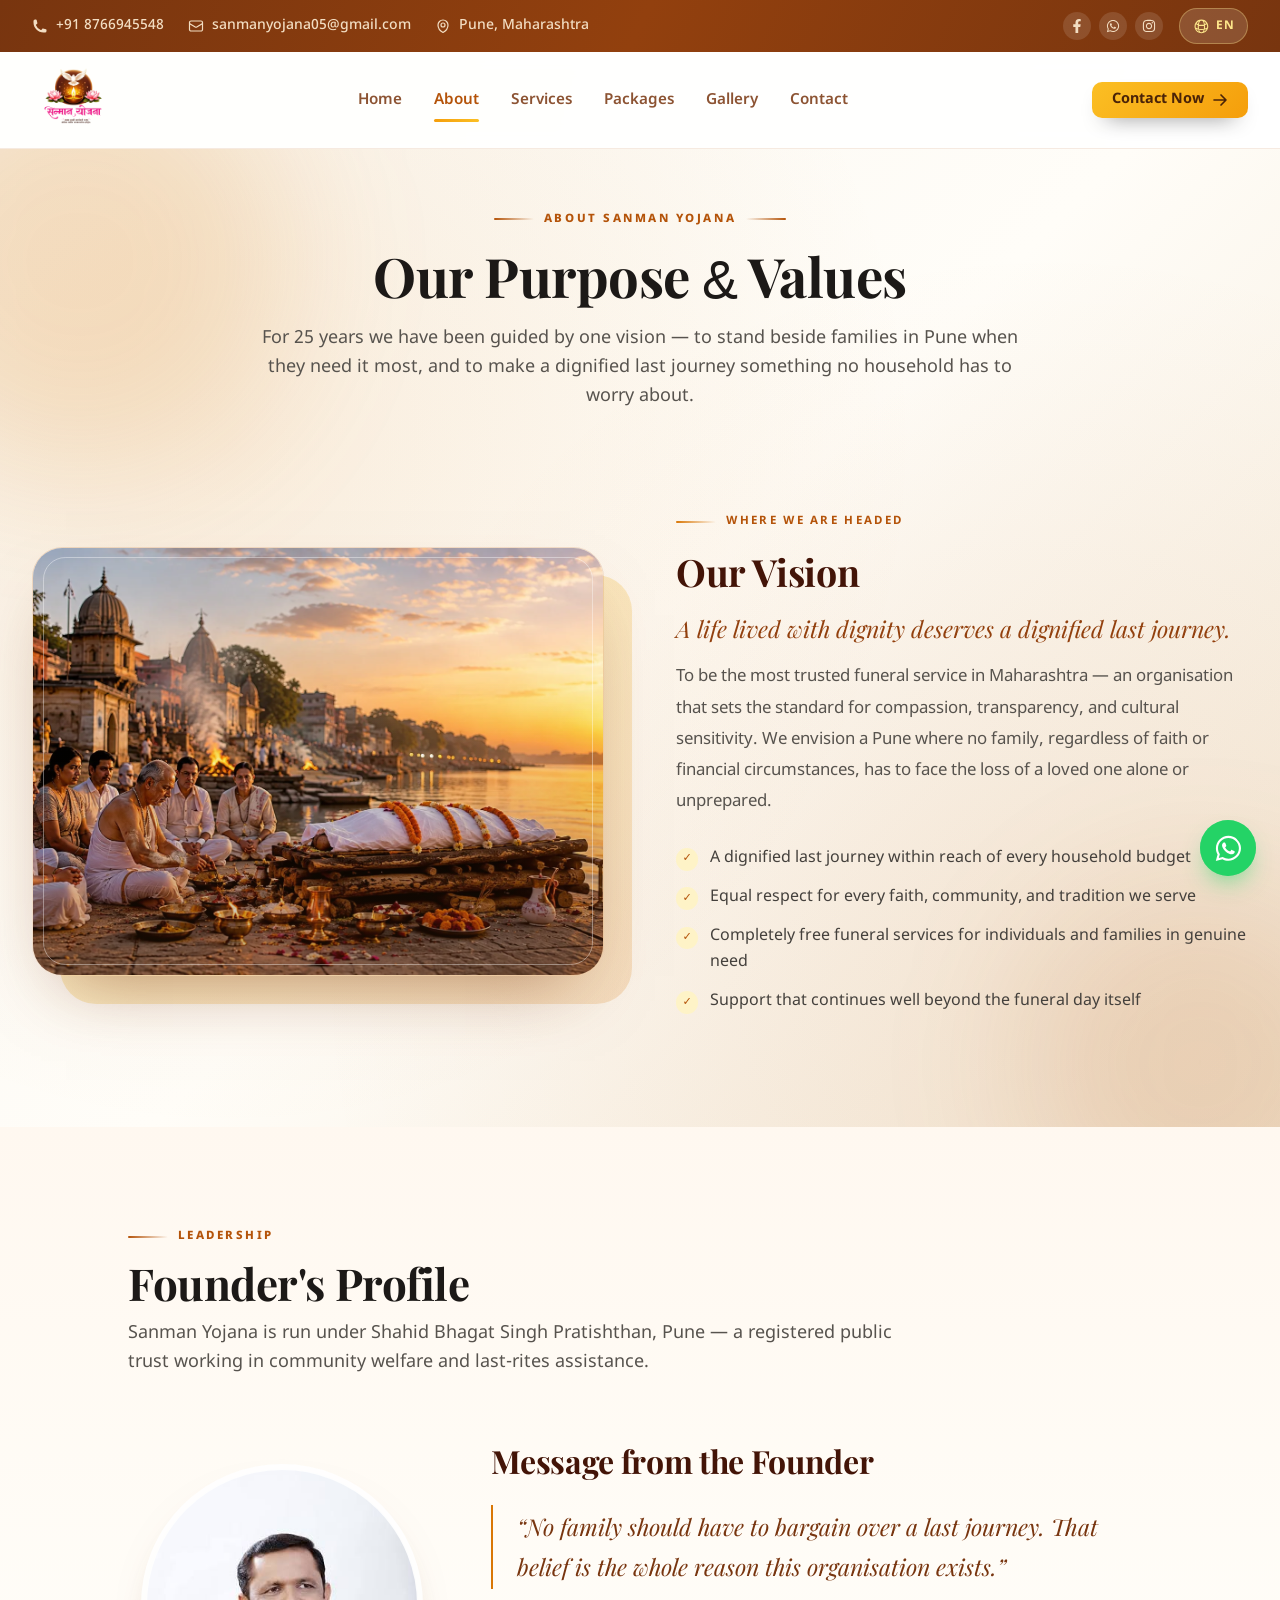
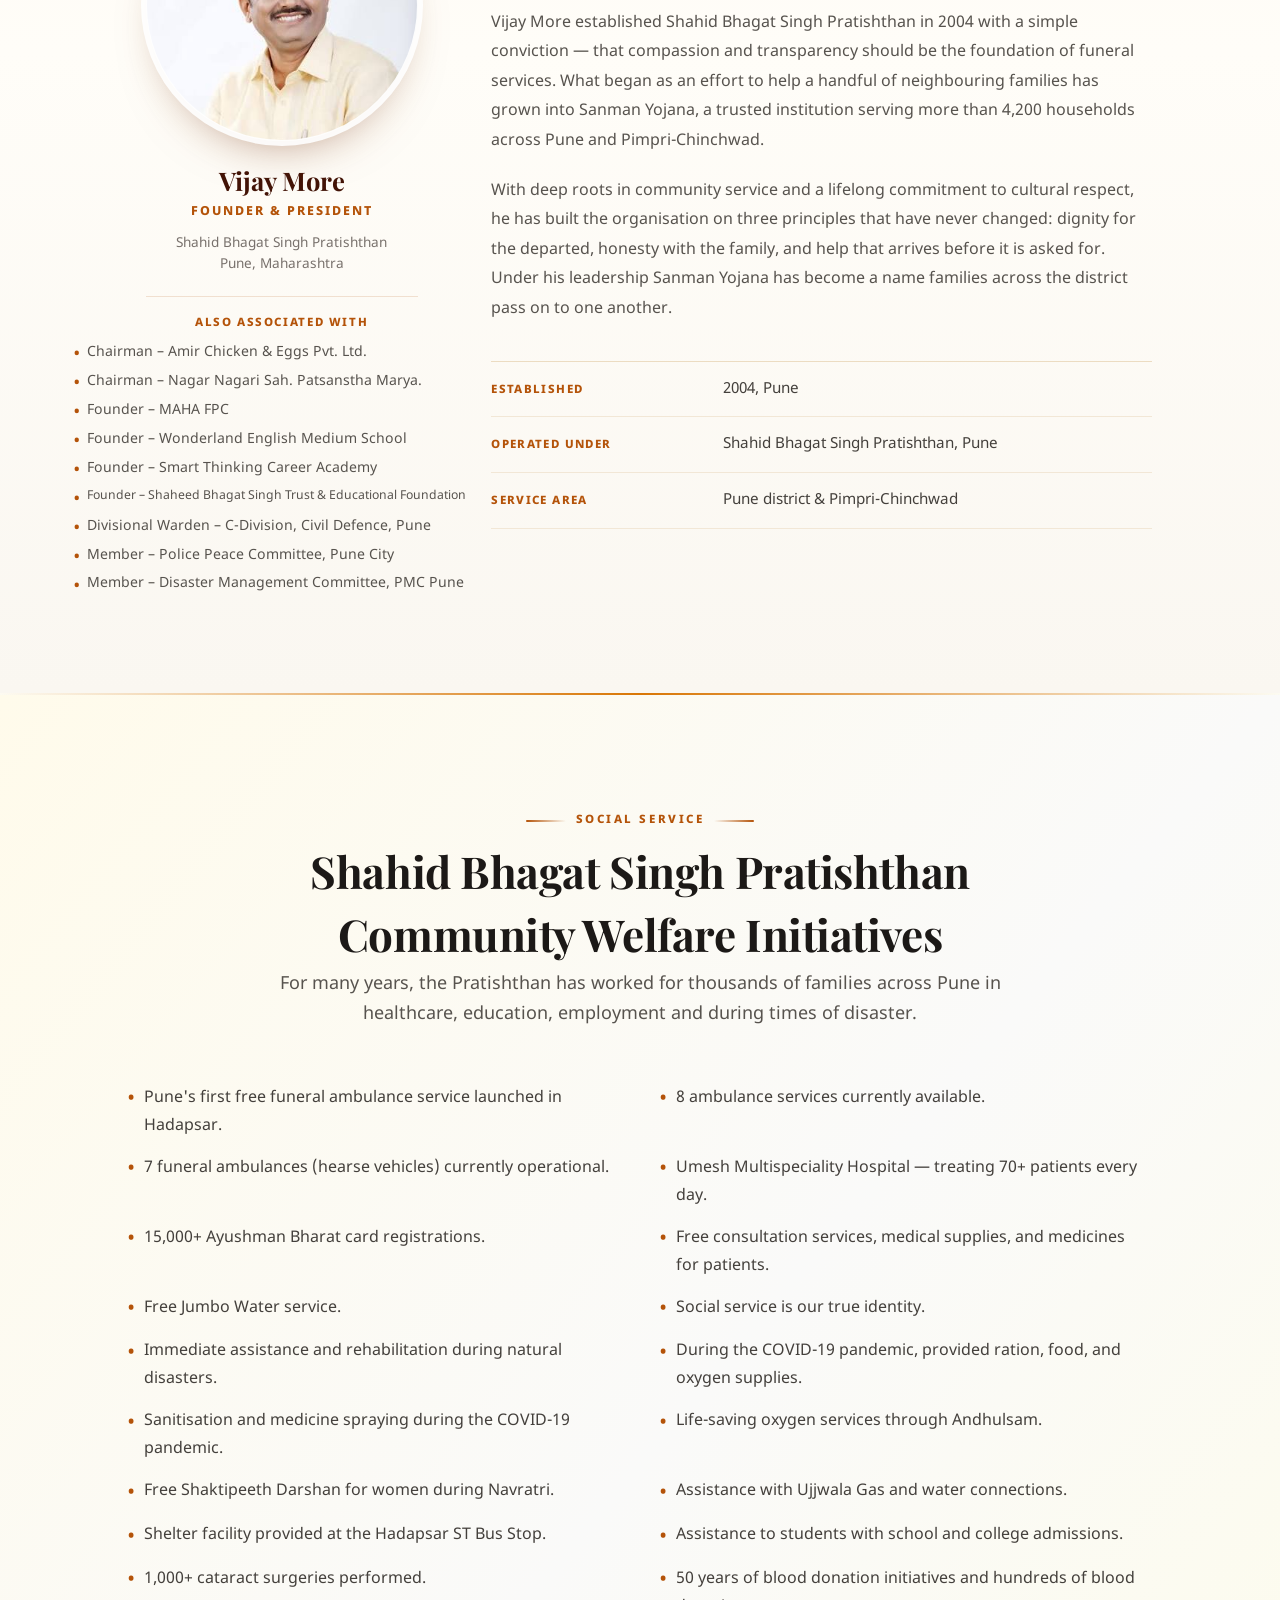
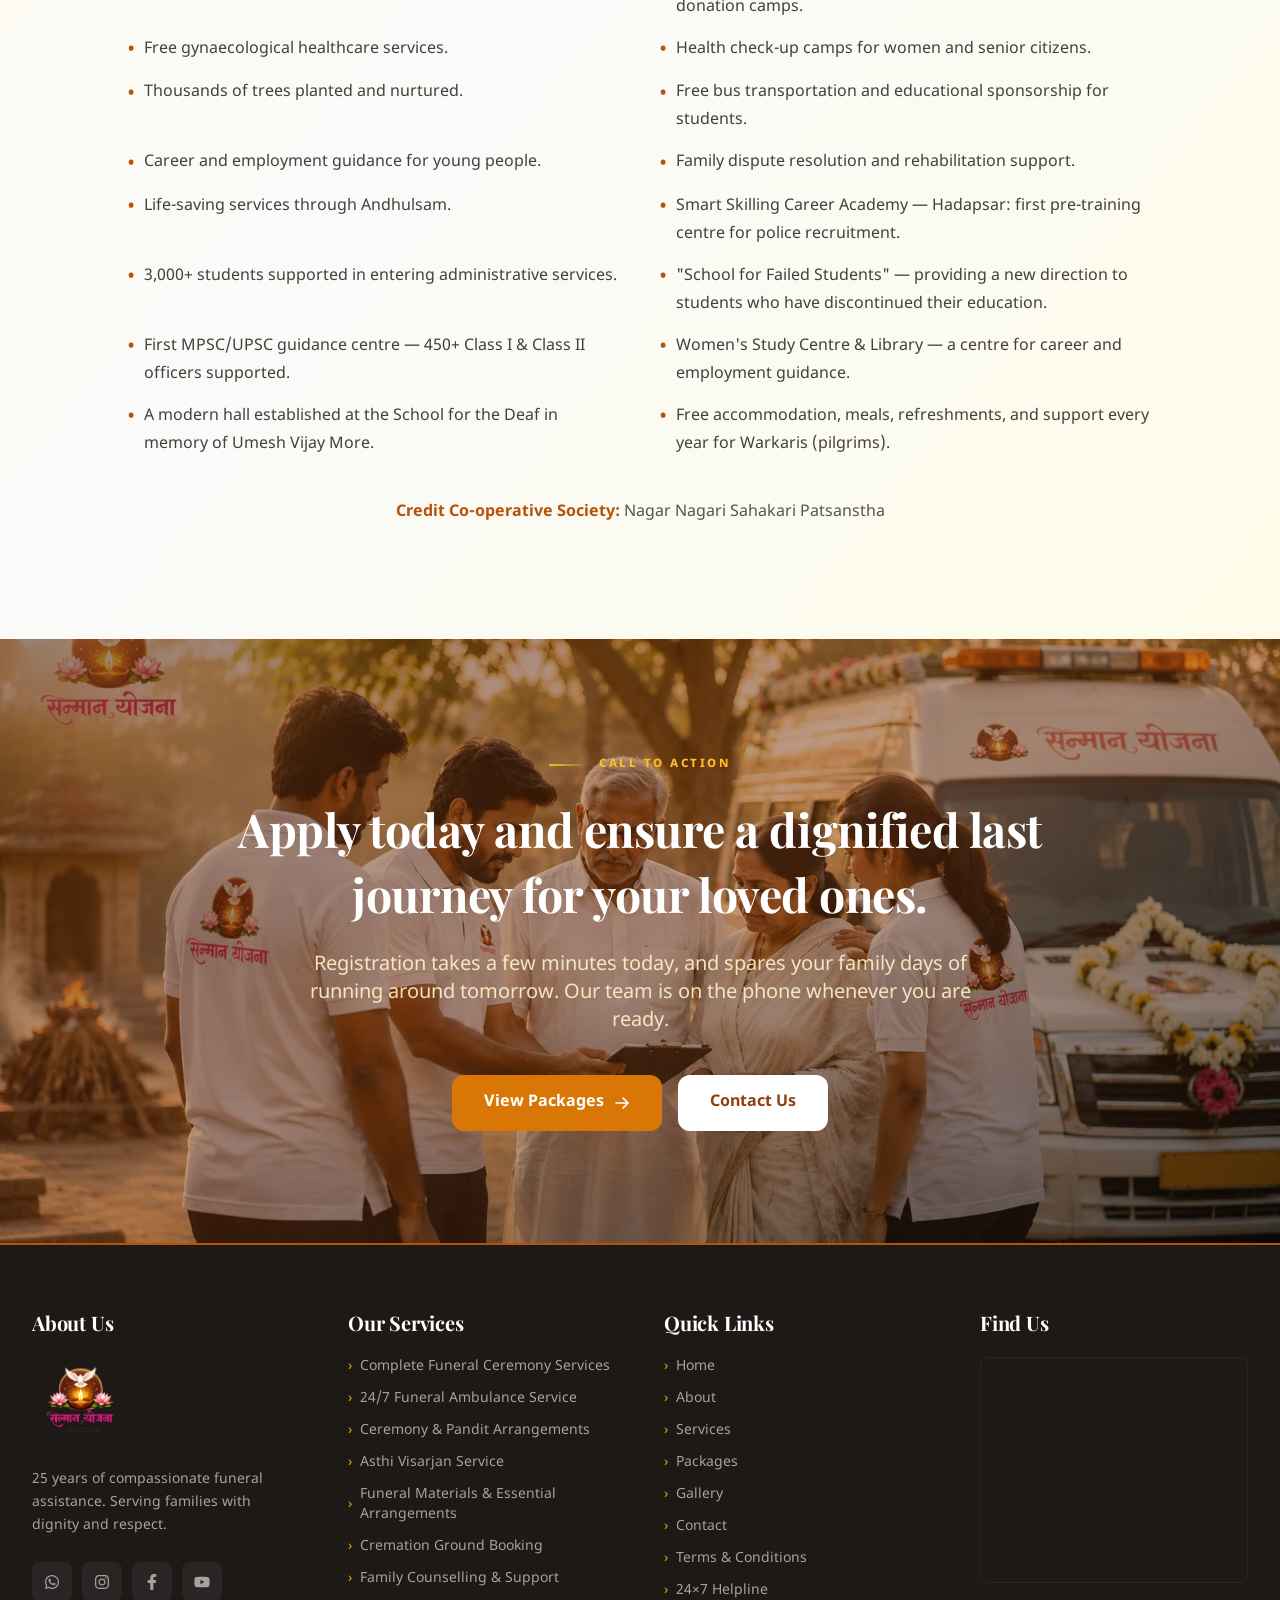
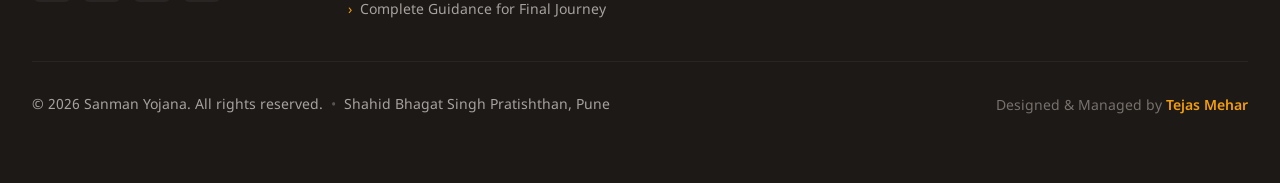
<file: about.html>
<!DOCTYPE html>
<html lang="en">
<head>
<meta charset="UTF-8">
<meta name="viewport" content="width=device-width, initial-scale=1.0">
<title data-i18n="page.title.about">About Sanman Yojana | 25 Years of Funeral Service in Pune</title>
<meta name="description" data-i18n-content="page.desc.about" content="25 years of dignified funeral service in Pune, registered under Shahid Bhagat Singh Pratishthan. Meet our founder, our vision, and how we work with families.">
<link rel="canonical" href="https://sanmanyojana.org/about.html">
<meta name="robots" content="index, follow, max-image-preview:large">
<meta name="author" content="Sanman Yojana — Shahid Bhagat Singh Pratishthan, Pune">
<meta name="theme-color" content="#b45309">

<!-- Open Graph / WhatsApp / Facebook -->
<meta property="og:type" content="website">
<meta property="og:site_name" content="Sanman Yojana">
<meta property="og:locale" content="en_IN">
<meta property="og:locale:alternate" content="mr_IN">
<meta property="og:locale:alternate" content="hi_IN">
<meta property="og:url" content="https://sanmanyojana.org/about.html">
<meta property="og:title" content="About Sanman Yojana | 25 Years of Funeral Service in Pune">
<meta property="og:description" content="25 years of dignified funeral service in Pune, registered under Shahid Bhagat Singh Pratishthan. Meet our founder, our vision, and how we work with families.">
<meta property="og:image" content="https://sanmanyojana.org/assets/img/og-logo.jpg">
<meta property="og:image:type" content="image/jpeg">
<meta property="og:image:width" content="1200">
<meta property="og:image:height" content="630">
<meta property="og:image:alt" content="Sanman Yojana — dignified funeral services in Pune">

<!-- Twitter / X -->
<meta name="twitter:card" content="summary_large_image">
<meta name="twitter:title" content="About Sanman Yojana | 25 Years of Funeral Service in Pune">
<meta name="twitter:description" content="25 years of dignified funeral service in Pune, registered under Shahid Bhagat Singh Pratishthan. Meet our founder, our vision, and how we work with families.">
<meta name="twitter:image" content="https://sanmanyojana.org/assets/img/og-logo.jpg">

<!-- Structured data: the About page, tied back to the organisation on the home page. -->
<script type="application/ld+json">
{
  "@context": "https://schema.org",
  "@graph": [
    {
      "@type": "AboutPage",
      "@id": "https://sanmanyojana.org/about.html#webpage",
      "url": "https://sanmanyojana.org/about.html",
      "name": "About Sanman Yojana | 25 Years of Funeral Service in Pune",
      "description": "Sanman Yojana has served Pune families for 25 years — registered under Shahid Bhagat Singh Pratishthan. Our founder, our vision and how we work.",
      "inLanguage": "en-IN",
      "isPartOf": { "@id": "https://sanmanyojana.org/#website" },
      "about": { "@id": "https://sanmanyojana.org/#organization" },
      "primaryImageOfPage": "https://sanmanyojana.org/assets/img/founder.jpg"
    },
    {
      "@type": "BreadcrumbList",
      "@id": "https://sanmanyojana.org/about.html#breadcrumb",
      "itemListElement": [
        { "@type": "ListItem", "position": 1, "name": "Home", "item": "https://sanmanyojana.org/" },
        { "@type": "ListItem", "position": 2, "name": "About Us", "item": "https://sanmanyojana.org/about.html" }
      ]
    }
  ]
}
</script>

<link rel="preconnect" href="https://fonts.googleapis.com">
<link rel="preconnect" href="https://fonts.gstatic.com" crossorigin>
<link href="https://fonts.googleapis.com/css2?family=Poppins:wght@400;500;600;700;800&family=Playfair+Display:wght@600;700;800&family=Noto+Sans+Devanagari:wght@400;500;600;700&display=swap" rel="stylesheet">

<!-- ===== AMPERSAND GLYPH OVERRIDE =====
     Playfair Display draws "&" as a decorative Et-ligature. These faces remap
     only U+0026 to the plain sans ampersand, so every "&" on the site matches. -->
<style>
@font-face{
  font-family:'Playfair Display';
  src:local('Poppins SemiBold'),local('Poppins'),local('Segoe UI Semibold'),local('Segoe UI'),local('Roboto'),local('Helvetica Neue'),local('Arial'),local('Liberation Sans'),local('Noto Sans');
  unicode-range:U+0026;
  font-weight:100 900;
  font-style:normal;
  font-display:swap;
}
@font-face{
  font-family:'Playfair Display';
  src:local('Poppins SemiBold'),local('Poppins'),local('Segoe UI Semibold'),local('Segoe UI'),local('Roboto'),local('Helvetica Neue'),local('Arial'),local('Liberation Sans'),local('Noto Sans');
  unicode-range:U+0026;
  font-weight:100 900;
  font-style:italic;
  font-display:swap;
}
</style>
<!-- Tailwind, compiled ahead of time. This used to be cdn.tailwindcss.com:
     407 KB of JavaScript that rebuilt the stylesheet in the browser on every
     visit, and left every page unstyled whenever that CDN was slow or blocked.
     The build is 42 KB (8 KB over the wire) and depends on nothing external.
     Theme and rebuild command: see tailwind.config.js in the project root. -->
<link rel="stylesheet" href="assets/css/tailwind.css">
<link rel="stylesheet" href="assets/css/style.css">

<!-- ===== REVEAL-ON-SCROLL FAILSAFE =====
     .reveal starts at opacity:0 and is only made visible by the scroll
     observer in main.js. That is the whole animation, but it also means a
     visit where that script never runs shows a page with almost nothing on
     it. Two nets, neither of which changes anything when the site works:
       1. scripting switched off  -> the classes are neutralised outright;
       2. main.js blocked, 404, or still stuck in a slow network -> after
          five seconds every remaining block is simply shown, using the same
          .show class the observer would have added. -->
<noscript><style>
  .reveal, .reveal-left, .reveal-right { opacity: 1 !important; transform: none !important; }
</style></noscript>
<script>
(function () {
  var root = document.documentElement;
  setTimeout(function () {
    if (root.getAttribute("data-sy-booted")) return;
    var els = document.querySelectorAll(".reveal:not(.show)");
    for (var i = 0; i < els.length; i++) els[i].classList.add("show");
  }, 5000);
})();
</script>
<link rel="icon" type="image/png" sizes="128x128" href="assets/img/favicon.png">
<link rel="apple-touch-icon" href="assets/img/favicon.png">

<style>
  /* ============================================================
     ABOUT PAGE
     Three blocks, three different rhythms so the page never reads
     as the same layout stacked four times:
       1. Purpose  — full-bleed alternating image/copy splits
       2. Founder  — a formal, records-style profile card
       3. Our work — a photo card grid
     Everything animates through the site-wide .reveal observer in
     main.js; nothing here depends on scroll hijacking.
     ============================================================ */

  /* ===================== PAGE INTRO ===================== */
  .about-intro {
    position: relative;
    overflow: hidden;
    background: linear-gradient(135deg, #faf7f1 0%, #fffdf8 50%, #f4e8d6 100%);
  }

  .about-intro::before {
    content: "";
    position: absolute;
    inset: 0;
    pointer-events: none;
    background: radial-gradient(circle at 18% 30%, rgba(217, 119, 6, 0.10) 0%, transparent 55%),
                radial-gradient(circle at 82% 85%, rgba(180, 83, 9, 0.08) 0%, transparent 55%);
  }

  /* Slow drifting glow so the intro is alive without moving any text */
  .about-orb {
    position: absolute;
    border-radius: 50%;
    filter: blur(70px);
    pointer-events: none;
    animation: orbDrift 18s ease-in-out infinite;
  }

  @keyframes orbDrift {
    0%, 100% { transform: translate3d(0, 0, 0) scale(1); }
    50%      { transform: translate3d(24px, -28px, 0) scale(1.08); }
  }

  /* the site's signature line — same italic serif treatment it gets on the home page */
  .about-thought-quote {
    font-family: 'Playfair Display', Georgia, serif;
    font-style: italic;
    color: #92400e;
  }

  /* ===================== MISSION / VISION SPLITS ===================== */
  .mv-row {
    display: grid;
    grid-template-columns: 1fr;
    gap: 2.75rem;
    align-items: center;
  }

  @media (min-width: 1024px) {
    .mv-row { grid-template-columns: 1fr 1fr; gap: 4.5rem; }
    /* the copy leads on the second row, but the photo still comes
       first in the DOM so phones always open on the image */
    .mv-row.is-reverse .mv-media { order: 2; }
    .mv-row.is-reverse .mv-body  { order: 1; }
  }

  .mv-media { position: relative; }

  /* soft tinted panel offset behind the photo — desktop only, it would clip on phones */
  .mv-outline {
    display: none;
    position: absolute;
    inset: 1.75rem -1.75rem -1.75rem 1.75rem;
    border-radius: 2.25rem;
    background: linear-gradient(140deg, rgba(253, 230, 138, 0.55) 0%, rgba(217, 119, 6, 0.18) 100%);
    z-index: 0;
  }

  @media (min-width: 1024px) { .mv-outline { display: block; } }

  .mv-row.is-reverse .mv-outline {
    inset: 1.75rem 1.75rem -1.75rem -1.75rem;
    background: linear-gradient(220deg, rgba(253, 230, 138, 0.55) 0%, rgba(217, 119, 6, 0.18) 100%);
  }

  .mv-frame {
    position: relative;
    z-index: 1;
    aspect-ratio: 4 / 3;
    border-radius: 1.9rem;
    overflow: hidden;
    border: 1px solid rgba(180, 83, 9, 0.16);
    box-shadow: 0 34px 70px -34px rgba(120, 53, 15, 0.55);
  }

  /* inset hairline over the photo — the detail that makes it read as a framed print */
  .mv-frame::before {
    content: "";
    position: absolute;
    inset: 0.6rem;
    z-index: 2;
    pointer-events: none;
    border: 1px solid rgba(255, 255, 255, 0.38);
    border-radius: 1.4rem;
  }

  .mv-frame img {
    width: 100%;
    height: 100%;
    object-fit: cover;
    display: block;
    transform: scale(1.09);
    transition: transform 1.3s cubic-bezier(0.22, 1, 0.36, 1);
  }

  /* the photo settles out of its zoom as the block reveals */
  .mv-media.show .mv-frame img { transform: scale(1); }
  .mv-media.show .mv-frame:hover img { transform: scale(1.045); }

  .mv-frame::after {
    content: "";
    position: absolute;
    inset: 0;
    pointer-events: none;
    background: linear-gradient(to top, rgba(68, 32, 7, 0.34) 0%, rgba(68, 32, 7, 0.04) 48%, rgba(68, 32, 7, 0) 70%);
  }

  /* a lettered eyebrow carries the section now that the numerals and
     icon tiles are gone — same rule-and-caps language as .sx-kicker */
  .mv-eyebrow {
    display: inline-flex;
    align-items: center;
    gap: 0.65rem;
    font-size: 0.72rem;
    font-weight: 700;
    letter-spacing: 0.2em;
    text-transform: uppercase;
    color: #b45309;
  }

  .mv-eyebrow::before {
    content: "";
    width: 2.5rem;
    height: 2px;
    border-radius: 999px;
    background: linear-gradient(90deg, #d97706 0%, rgba(217, 119, 6, 0) 100%);
  }

  .mv-title {
    font-family: 'Playfair Display', serif;
    font-size: 2rem;
    font-weight: 700;
    color: #431407;
    line-height: 1.25;
    letter-spacing: -0.01em;
  }

  @media (min-width: 640px) { .mv-title { font-size: 2.35rem; } }

  .mv-text {
    font-size: 1.05rem;
    line-height: 1.85;
    color: #57534e;
  }

  .mv-list { display: grid; gap: 0.85rem; }

  .mv-list li {
    display: flex;
    align-items: flex-start;
    gap: 0.75rem;
    color: #44403c;
    line-height: 1.6;
  }

  .mv-tick {
    margin-top: 0.15rem;
    width: 1.4rem;
    height: 1.4rem;
    flex: none;
    border-radius: 9999px;
    background: #fef3c7;
    color: #b45309;
    display: grid;
    place-items: center;
    font-size: 0.7rem;
    font-weight: 800;
  }

  /* ===================== FOUNDER — PROFILE ===================== */
  /* no overflow clip here — it would stop .gov-photo from sticking */
  .gov-section {
    position: relative;
    background: linear-gradient(180deg, #fff8f0 0%, #fffdf8 45%, #faf7f1 100%);
  }

  /* the section runs at 80% of the page rather than edge to edge */
  .gov-wrap {
    position: relative;
    z-index: 10;
    width: 100%;
    margin: 0 auto;
    padding: 0 1rem;
  }

  @media (min-width: 640px) { .gov-wrap { padding: 0 1.5rem; } }

  @media (min-width: 1024px) {
    .gov-wrap { width: 80%; max-width: 78rem; padding: 0; }
  }

  /* portrait 30% of the row, copy 70% — both sit straight on the
     section background, there is no card around them */
  .gov-layout {
    display: grid;
    grid-template-columns: 1fr;
    gap: 2.75rem;
  }

  @media (min-width: 1024px) {
    .gov-layout { grid-template-columns: 30% 70%; gap: 0; align-items: start; }
    .gov-content { padding-left: 3.5rem; }
  }

  /* small, fixed in place — it does not travel with the scroll */
  .gov-portrait {
    position: relative;
    width: 100%;
    max-width: 17rem;
    margin: 0.5rem auto;
    aspect-ratio: 1 / 1;
    border-radius: 50%;
    overflow: hidden;
    background: #f6ecdd;
    box-shadow: 0 22px 48px -24px rgba(120, 53, 15, 0.6);
    outline: 6px solid rgba(255, 255, 255, 0.9);
    outline-offset: -1px;
  }

  @media (min-width: 1024px) { .gov-portrait { margin: 1.75rem auto 0; } }

  /* the source photo is a full standing shot — anchoring to the top keeps
     the face centred once it is cropped square */
  .gov-portrait img {
    width: 100%;
    height: 100%;
    object-fit: cover;
    object-position: center top;
    display: block;
  }

  /* shown only when assets/img/founder.jpg is missing */
  .gov-portrait-ph {
    display: none;
    position: absolute;
    inset: 0;
    place-content: center;
    justify-items: center;
    gap: 0.6rem;
    color: #b08553;
    padding: 1rem;
    text-align: center;
  }

  .gov-portrait.is-empty .gov-portrait-ph { display: grid; }

  /* same width as the circle above it and always centered under it,
     so the name block reads as its caption at every size */
  .gov-id {
    margin-top: 1.5rem;
    max-width: 17rem;
    margin-left: auto;
    margin-right: auto;
    text-align: center;
  }

  .gov-name {
    font-family: 'Playfair Display', serif;
    font-size: 1.6rem;
    font-weight: 700;
    color: #431407;
    line-height: 1.2;
  }

  .gov-desig {
    margin-top: 0.4rem;
    font-size: 0.78rem;
    font-weight: 800;
    letter-spacing: 0.16em;
    text-transform: uppercase;
    color: #b45309;
  }

  .gov-org {
    margin-top: 0.6rem;
    font-size: 0.85rem;
    line-height: 1.55;
    color: #78716c;
  }

  /* dot list of associated organisations, directly under the identity card */
  .gov-companies {
    margin-top: 1.25rem;
    padding-top: 1.1rem;
    border-top: 1px solid rgba(180, 83, 9, 0.16);
    text-align: left;
  }

  .gov-companies-label {
    font-size: 0.72rem;
    font-weight: 800;
    letter-spacing: 0.14em;
    text-transform: uppercase;
    color: #b45309;
    margin-bottom: 0.55rem;
    text-align: center;
  }

  /* below the desktop breakpoint the list breaks out of the 17rem identity
     card to the full width of the page gutters — the card above it (photo,
     name, designation) stays narrow, but the titles get all the room the
     screen has, so fewer of them ever need to scroll to stay on one line */
  .gov-companies-list {
    display: flex;
    flex-direction: column;
    align-items: flex-start;
    gap: 0.4rem;
    /* width must also be pegged to the viewport, not left at 100% — a
       percentage width resolves against the narrow 17rem identity card
       above, which held the breakout to that card's width and left the
       right-hand gutter wider than the left */
    width: calc(100vw - 2rem);
    margin-left: calc(50% - 50vw + 1rem);
    margin-right: calc(50% - 50vw + 1rem);
    max-width: calc(100vw - 2rem);
  }

  @media (min-width: 640px) {
    .gov-companies-list {
      width: calc(100vw - 3rem);
      margin-left: calc(50% - 50vw + 1.5rem);
      margin-right: calc(50% - 50vw + 1.5rem);
      max-width: calc(100vw - 3rem);
    }
  }

  .gov-companies-list li {
    display: flex;
    align-items: flex-start;
    justify-content: flex-start;
    gap: 0.55rem;
    font-size: 0.88rem;
    line-height: 1.45;
    color: #57534e;
    text-align: left;
    max-width: 100%;
  }

  .gov-companies-dot { flex: none; margin-top: 0.15em; color: #b45309; font-weight: 800; }

  /* every title stays on a single line; JS (fitCompanyTitles in main.js)
     shrinks the font size just enough for titles too long to fit at the
     base size, instead of wrapping to a second line or clipping with an
     ellipsis */
  .gov-companies-list li span:last-child {
    flex: 1;
    min-width: 0;
    white-space: nowrap;
  }

  /* wider than the identity card it sits under, and pulled further left,
     so most titles fit without needing to scroll at all */
  @media (min-width: 1024px) {
    .gov-companies-list { width: max-content; max-width: 25rem; margin-left: -4.5rem; margin-right: 0; }
  }

  .gov-heading {
    font-family: 'Playfair Display', serif;
    font-size: 1.75rem;
    font-weight: 700;
    color: #431407;
    line-height: 1.25;
  }

  @media (min-width: 640px) { .gov-heading { font-size: 2rem; } }

  .gov-quote {
    margin-top: 1.5rem;
    padding: 0.15rem 0 0.15rem 1.5rem;
    border-left: 2px solid #d97706;
    font-family: 'Playfair Display', serif;
    font-size: 1.3rem;
    line-height: 1.7;
    font-style: italic;
    color: #78350f;
  }

  @media (min-width: 640px) { .gov-quote { font-size: 1.45rem; } }

  .gov-para {
    margin-top: 1.25rem;
    font-size: 1rem;
    line-height: 1.85;
    color: #57534e;
  }

  .gov-sign {
    margin-top: 1.75rem;
    padding-top: 1.35rem;
    border-top: 1px solid #ecdcc2;
  }

  .gov-sign-name {
    font-family: 'Playfair Display', serif;
    font-size: 1.5rem;
    font-style: italic;
    color: #b45309;
    line-height: 1.2;
  }

  .gov-sign-role {
    margin-top: 0.3rem;
    font-size: 0.78rem;
    font-weight: 700;
    letter-spacing: 0.12em;
    text-transform: uppercase;
    color: #78716c;
  }

  /* the record reads as ruled rows on the page, not a boxed table */
  .gov-facts {
    margin-top: 2.25rem;
    border-top: 1px solid #ecdcc2;
  }

  .gov-fact {
    display: grid;
    grid-template-columns: 1fr;
    gap: 0.25rem;
    padding: 1rem 0;
    border-bottom: 1px solid #f2e7d6;
  }

  @media (min-width: 640px) {
    .gov-fact { grid-template-columns: 13rem 1fr; gap: 1.5rem; align-items: baseline; }
  }

  .gov-fact dt {
    font-size: 0.72rem;
    font-weight: 800;
    letter-spacing: 0.12em;
    text-transform: uppercase;
    color: #b45309;
  }

  .gov-fact dd {
    font-size: 0.95rem;
    color: #44403c;
  }

  /* ===================== OUR WORK — CARD GRID ===================== */
  .wk-card {
    display: flex;
    flex-direction: column;
    height: 100%;
    background: #fff;
    border: 1px solid #f0e1c8;
    border-radius: 1.15rem;
    overflow: hidden;
    box-shadow: 0 20px 45px -30px rgba(120, 53, 15, 0.5);
    transition: transform 0.35s cubic-bezier(0.22, 1, 0.36, 1),
                box-shadow 0.35s cubic-bezier(0.22, 1, 0.36, 1);
  }

  .wk-card:hover {
    transform: translateY(-6px);
    box-shadow: 0 32px 64px -28px rgba(120, 53, 15, 0.55);
  }

  .wk-media {
    position: relative;
    aspect-ratio: 16 / 10;
    overflow: hidden;
  }

  .wk-media img {
    width: 100%;
    height: 100%;
    object-fit: cover;
    display: block;
    transition: transform 0.5s cubic-bezier(0.22, 1, 0.36, 1);
  }

  .wk-card:hover .wk-media img { transform: scale(1.05); }

  .wk-media::after {
    content: "";
    position: absolute;
    inset: 0;
    background: linear-gradient(to top, rgba(68, 32, 7, 0.55) 0%, rgba(68, 32, 7, 0) 60%);
  }

  .wk-badge {
    position: absolute;
    z-index: 1;
    top: 0.9rem;
    left: 0.9rem;
    padding: 0.4rem 0.85rem;
    border-radius: 9999px;
    background: rgba(255, 255, 255, 0.92);
    -webkit-backdrop-filter: blur(6px);
    backdrop-filter: blur(6px);
    font-size: 0.68rem;
    font-weight: 800;
    letter-spacing: 0.12em;
    text-transform: uppercase;
    color: #b45309;
  }

  .wk-body { padding: 1.5rem 1.4rem 1.65rem; }

  .wk-title {
    font-family: 'Playfair Display', serif;
    font-size: 1.3rem;
    font-weight: 700;
    color: #431407;
    line-height: 1.3;
  }

  .wk-text {
    margin-top: 0.7rem;
    font-size: 0.95rem;
    line-height: 1.75;
    color: #57534e;
  }

  /* ===================== SOCIAL WORK ACHIEVEMENTS ===================== */
  /* the two lines ("...Pratishthan" / "Community Welfare Initiatives") must
     each stay on one row rather than wrapping again inside themselves; JS
     (fitOneLineTitles in main.js) shrinks the font just enough to fit the
     narrower one at small widths */
  .sw-title {
    white-space: nowrap;
  }

  .sw-title br {
    content: "";
    display: block;
    margin-top: 0.35em;
  }

  .sw-item {
    display: flex;
    align-items: flex-start;
    gap: 0.65rem;
    color: #44403c;
    font-size: 1rem;
    line-height: 1.75;
    font-family: 'Noto Sans Devanagari', 'Poppins', sans-serif;
  }

  .sw-bullet {
    flex: none;
    margin-top: 0.1em;
    color: #b45309;
    font-weight: 800;
  }

  /* ===================== DIVIDER ===================== */
  .divider-section {
    height: 1px;
    background: linear-gradient(90deg, transparent 0%, #d97706 50%, transparent 100%);
  }

  /* ===================== REDUCED MOTION ===================== */
  @media (prefers-reduced-motion: reduce) {
    .about-orb { animation: none; }
    .mv-frame img { transform: none; }
  }
</style>
</head>

<body class="font-body bg-gradient-to-br from-amber-50 via-stone-50 to-yellow-50">
<a href="#main" class="sr-only focus:not-sr-only" data-i18n="common.skip">Skip to main content</a>

<!-- TOP BAR -->
<div class="site-topbar text-sm py-1.5 md:py-2">
  <div class="max-w-7xl mx-auto px-6 lg:px-8 flex flex-wrap items-center justify-center md:justify-between gap-x-6 gap-y-1.5">
    <div class="flex flex-wrap items-center justify-center gap-x-6 gap-y-1.5">
      <a data-link="phone" class="flex items-center gap-2 topbar-link transition font-medium">
        <svg class="w-4 h-4" fill="currentColor" viewBox="0 0 24 24"><path d="M2.25 6.75c0 8.284 6.716 15 15 15h2.25a2.25 2.25 0 0 0 2.25-2.25v-1.372c0-.516-.351-.966-.852-1.091l-4.423-1.106c-.44-.11-.902.055-1.173.417l-.97 1.293c-.282.376-.769.542-1.21.38a12.035 12.035 0 0 1-7.143-7.143c-.162-.441.004-.928.38-1.21l1.293-.97c.363-.271.527-.734.417-1.173L6.963 3.102a1.125 1.125 0 0 0-1.091-.852H4.5A2.25 2.25 0 0 0 2.25 4.5v2.25Z"/></svg>
        <span data-site="phone">+91 8766945548</span>
      </a>
      <a data-link="email" class="flex items-center gap-2 topbar-link transition font-medium">
        <svg class="w-4 h-4" fill="none" stroke="currentColor" stroke-width="1.8" viewBox="0 0 24 24"><path stroke-linecap="round" stroke-linejoin="round" d="M21.75 6.75v10.5a2.25 2.25 0 0 1-2.25 2.25h-15a2.25 2.25 0 0 1-2.25-2.25V6.75m19.5 0A2.25 2.25 0 0 0 19.5 4.5h-15a2.25 2.25 0 0 0-2.25 2.25m19.5 0v.243a2.25 2.25 0 0 1-1.07 1.916l-7.5 4.615a2.25 2.25 0 0 1-2.36 0L3.32 8.91a2.25 2.25 0 0 1-1.07-1.916V6.75"/></svg>
        <span data-site="email">sanmanyojana05@gmail.com</span>
      </a>
      <span class="hidden lg:flex items-center gap-2 font-medium">
        <svg class="w-4 h-4" fill="none" stroke="currentColor" stroke-width="1.8" viewBox="0 0 24 24"><path stroke-linecap="round" stroke-linejoin="round" d="M15 10.5a3 3 0 1 1-6 0 3 3 0 0 1 6 0Z"/><path stroke-linecap="round" stroke-linejoin="round" d="M19.5 10.5c0 7.142-7.5 11.25-7.5 11.25S4.5 17.642 4.5 10.5a7.5 7.5 0 1 1 15 0Z"/></svg>
        <span data-site="serviceArea">Pune, Maharashtra</span>
      </span>
    </div>
    <div class="hidden md:flex items-center gap-4">
      <div class="flex items-center gap-2">
        <a data-link="facebook" target="_blank" rel="noopener" aria-label="Facebook" class="tb-soc w-7 h-7 rounded-full grid place-items-center transition">
          <svg class="w-3.5 h-3.5" fill="currentColor" viewBox="0 0 320 512"><path d="M279.14 288l14.22-92.66h-88.91v-60.13c0-25.35 12.42-50.06 52.24-50.06h40.42V6.26S260.43 0 225.36 0c-73.22 0-121.08 44.38-121.08 124.72v70.62H22.89V288h81.39v224h100.17V288z"/></svg>
        </a>
        <a data-link="whatsapp" target="_blank" rel="noopener" aria-label="WhatsApp" class="tb-soc tb-soc-wa w-7 h-7 rounded-full grid place-items-center transition">
          <svg class="w-3.5 h-3.5" fill="currentColor" viewBox="0 0 448 512"><path d="M380.9 97.1C339 55.1 283.2 32 223.9 32c-122.4 0-222 99.6-222 222 0 39.1 10.2 77.3 29.6 111L0 480l117.7-30.9c32.4 17.7 68.9 27 106.1 27h.1c122.3 0 224.1-99.6 224.1-222 0-59.3-25.2-115-71.1-157zm-157 341.6c-33.2 0-65.7-8.9-94-25.7l-6.7-4-69.8 18.3L72 359.2l-4.4-7c-18.5-29.4-28.2-63.3-28.2-98.2 0-101.7 82.8-184.5 184.6-184.5 49.3 0 95.6 19.2 130.4 54.1 34.8 34.9 56.2 81.2 56.1 130.5 0 101.8-84.9 184.6-186.6 184.6zm101.2-138.2c-5.5-2.8-32.8-16.2-37.9-18-5.1-1.9-8.8-2.8-12.5 2.8-3.7 5.6-14.3 18-17.6 21.8-3.2 3.7-6.5 4.2-12 1.4-32.6-16.3-54-29.1-75.5-66-5.7-9.8 5.7-9.1 16.3-30.3 1.8-3.7.9-6.9-.5-9.7-1.4-2.8-12.5-30.1-17.1-41.2-4.5-10.8-9.1-9.3-12.5-9.5-3.2-.2-6.9-.2-10.6-.2-3.7 0-9.7 1.4-14.8 6.9-5.1 5.6-19.4 19-19.4 46.3 0 27.3 19.9 53.7 22.6 57.4 2.8 3.7 39.1 59.7 94.8 83.8 35.2 15.2 49 16.5 66.6 13.9 10.7-1.6 32.8-13.4 37.4-26.4 4.6-13 4.6-24.1 3.2-26.4-1.3-2.5-5-3.9-10.5-6.6z"/></svg>
        </a>
        <a data-link="instagram" target="_blank" rel="noopener" aria-label="Instagram" class="tb-soc w-7 h-7 rounded-full grid place-items-center transition">
          <svg class="w-3.5 h-3.5" fill="currentColor" viewBox="0 0 448 512"><path d="M224.1 141c-63.6 0-114.9 51.3-114.9 114.9s51.3 114.9 114.9 114.9S339 319.5 339 255.9 287.7 141 224.1 141zm0 189.6c-41.1 0-74.7-33.5-74.7-74.7s33.5-74.7 74.7-74.7 74.7 33.5 74.7 74.7-33.6 74.7-74.7 74.7zm146.4-194.3c0 14.9-12 26.8-26.8 26.8-14.9 0-26.8-12-26.8-26.8s12-26.8 26.8-26.8 26.8 12 26.8 26.8zm76.1 27.2c-1.7-35.9-9.9-67.7-36.2-93.9-26.2-26.2-58-34.4-93.9-36.2-37-2.1-147.9-2.1-184.9 0-35.8 1.7-67.6 9.9-93.9 36.1s-34.4 58-36.2 93.9c-2.1 37-2.1 147.9 0 184.9 1.7 35.9 9.9 67.7 36.2 93.9s58 34.4 93.9 36.2c37 2.1 147.9 2.1 184.9 0 35.9-1.7 67.7-9.9 93.9-36.2 26.2-26.2 34.4-58 36.2-93.9 2.1-37 2.1-147.8 0-184.8zM398.8 388c-7.8 19.6-22.9 34.7-42.6 42.6-29.5 11.7-99.5 9-132.1 9s-102.7 2.6-132.1-9c-19.6-7.8-34.7-22.9-42.6-42.6-11.7-29.5-9-99.5-9-132.1s-2.6-102.7 9-132.1c7.8-19.6 22.9-34.7 42.6-42.6 29.5-11.7 99.5-9 132.1-9s102.7-2.6 132.1 9c19.6 7.8 34.7 22.9 42.6 42.6 11.7 29.5 9 99.5 9 132.1s2.7 102.7-9 132.1z"/></svg>
        </a>
      </div>
      <div class="lang-switch">
        <button type="button" class="lang-toggle lang-toggle-light" aria-haspopup="true" aria-expanded="false" data-i18n-aria="a11y.langchange" aria-label="Change language">
          <svg class="w-4 h-4" fill="none" stroke="currentColor" stroke-width="1.6" viewBox="0 0 24 24" aria-hidden="true"><path stroke-linecap="round" stroke-linejoin="round" d="M12 21a9.004 9.004 0 0 0 8.716-6.747M12 21a9.004 9.004 0 0 1-8.716-6.747M12 21c2.485 0 4.5-4.03 4.5-9S14.485 3 12 3m0 18c-2.485 0-4.5-4.03-4.5-9S9.515 3 12 3m0 0a8.997 8.997 0 0 1 7.843 4.582M12 3a8.997 8.997 0 0 0-7.843 4.582m15.686 0A11.953 11.953 0 0 1 12 10.5c-2.998 0-5.74-1.1-7.843-2.918m15.686 0A8.959 8.959 0 0 1 21 12c0 .778-.099 1.533-.284 2.253m0 0A17.919 17.919 0 0 1 12 16.5c-3.162 0-6.133-.815-8.716-2.247m0 0A9.015 9.015 0 0 1 3 12c0-1.605.42-3.113 1.157-4.418"/></svg>
          <span class="lang-current">EN</span>
        </button>
        <div class="lang-menu">
          <button type="button" class="lang-btn" data-lang="en">English</button>
          <button type="button" class="lang-btn" data-lang="mr">मराठी</button>
          <button type="button" class="lang-btn" data-lang="hi">हिंदी</button>
        </div>
      </div>
    </div>
  </div>
</div>

<!-- HEADER -->
<header id="siteHeader" class="sticky top-0 z-50 transition-all">
  <div class="max-w-7xl mx-auto px-4 sm:px-6 lg:px-8">
    <div class="h-20 sm:h-24 flex items-center justify-between gap-3 sm:gap-4">
      <a href="index.html" class="shrink-0" data-i18n-aria="a11y.home" aria-label="Sanman Yojana — Home">
        <img data-logo src="assets/img/logo2.webp" alt="Sanman Yojana" class="site-logo">
      </a>
      <nav class="hidden lg:flex items-center gap-6 xl:gap-8">
        <a href="index.html" class="nav-link" data-i18n="nav.home">Home</a>
        <a href="about.html" class="nav-link active" data-i18n="nav.about">About</a>
        <a href="services.html" class="nav-link" data-i18n="nav.services">Services</a>
        <a href="packages.html" class="nav-link" data-i18n="nav.packages">Packages</a>
        <a href="gallery.html" class="nav-link" data-i18n="nav.gallery">Gallery</a>
        <a href="contact.html" class="nav-link" data-i18n="nav.contact">Contact</a>
      </nav>
      <div class="flex items-center gap-2 sm:gap-3">
        <a href="contact.html#enquiry" class="nav-cta nav-cta-header hidden lg:inline-flex">
          <span data-i18n="nav.contactnow">Contact Now</span>
          <svg fill="none" stroke="currentColor" stroke-width="2.5" viewBox="0 0 24 24" aria-hidden="true"><path stroke-linecap="round" stroke-linejoin="round" d="M13.5 4.5 21 12m0 0-7.5 7.5M21 12H3"/></svg>
        </a>
        <div class="lang-switch md:hidden">
          <button type="button" class="lang-toggle lang-toggle-light" aria-haspopup="true" aria-expanded="false" data-i18n-aria="a11y.langchange" aria-label="Change language">
            <svg class="w-4 h-4" fill="none" stroke="currentColor" stroke-width="1.6" viewBox="0 0 24 24" aria-hidden="true"><path stroke-linecap="round" stroke-linejoin="round" d="M12 21a9.004 9.004 0 0 0 8.716-6.747M12 21a9.004 9.004 0 0 1-8.716-6.747M12 21c2.485 0 4.5-4.03 4.5-9S14.485 3 12 3m0 18c-2.485 0-4.5-4.03-4.5-9S9.515 3 12 3m0 0a8.997 8.997 0 0 1 7.843 4.582M12 3a8.997 8.997 0 0 0-7.843 4.582m15.686 0A11.953 11.953 0 0 1 12 10.5c-2.998 0-5.74-1.1-7.843-2.918m15.686 0A8.959 8.959 0 0 1 21 12c0 .778-.099 1.533-.284 2.253m0 0A17.919 17.919 0 0 1 12 16.5c-3.162 0-6.133-.815-8.716-2.247m0 0A9.015 9.015 0 0 1 3 12c0-1.605.42-3.113 1.157-4.418"/></svg>
            <span class="lang-current">EN</span>
          </button>
          <div class="lang-menu">
            <button type="button" class="lang-btn" data-lang="en">English</button>
            <button type="button" class="lang-btn" data-lang="mr">मराठी</button>
            <button type="button" class="lang-btn" data-lang="hi">हिंदी</button>
          </div>
        </div>
        <button id="menuBtn" aria-expanded="false" data-i18n-aria="a11y.openmenu" aria-label="Open menu" class="menu-btn lg:hidden w-12 h-12 rounded-lg grid place-items-center">
          <svg class="ico-open w-7 h-7" fill="none" stroke="currentColor" stroke-width="2" viewBox="0 0 24 24"><path stroke-linecap="round" d="M3.75 6.75h16.5M3.75 12h16.5m-16.5 5.25h16.5"/></svg>
          <svg class="ico-close hidden w-7 h-7" fill="none" stroke="currentColor" stroke-width="2" viewBox="0 0 24 24"><path stroke-linecap="round" d="M6 18 18 6M6 6l12 12"/></svg>
        </button>
      </div>
    </div>
  </div>
  <div id="mobileMenu" class="lg:hidden">
    <nav class="px-4 py-3 flex flex-col gap-1">
      <a href="index.html" class="mnav-link px-4 py-3 rounded-lg font-semibold" data-i18n="nav.home">Home</a>
      <a href="about.html" class="mnav-link px-4 py-3 rounded-lg font-semibold" data-i18n="nav.about">About</a>
      <a href="services.html" class="mnav-link px-4 py-3 rounded-lg font-semibold" data-i18n="nav.services">Services</a>
      <a href="packages.html" class="mnav-link px-4 py-3 rounded-lg font-semibold" data-i18n="nav.packages">Packages</a>
      <a href="gallery.html" class="mnav-link px-4 py-3 rounded-lg font-semibold" data-i18n="nav.gallery">Gallery</a>
      <a href="contact.html" class="mnav-link px-4 py-3 rounded-lg font-semibold" data-i18n="nav.contact">Contact</a>
      <a href="contact.html#enquiry" class="nav-cta mt-2 justify-center py-3.5 text-[0.95rem]">
        <span data-i18n="nav.contactnow">Contact Now</span>
        <svg fill="none" stroke="currentColor" stroke-width="2.5" viewBox="0 0 24 24" aria-hidden="true"><path stroke-linecap="round" stroke-linejoin="round" d="M13.5 4.5 21 12m0 0-7.5 7.5M21 12H3"/></svg>
      </a>
    </nav>
  </div>
</header>

<main id="main">

<!-- ============================================================
     VISION
     ============================================================ -->
<section class="about-intro pt-10 lg:pt-14 pb-20 lg:pb-28">
  <div class="about-orb" style="width:26rem;height:26rem;top:-6rem;left:-8rem;background:rgba(217,119,6,.16);" aria-hidden="true"></div>
  <div class="about-orb" style="width:22rem;height:22rem;bottom:-7rem;right:-6rem;background:rgba(180,83,9,.13);animation-delay:-9s;" aria-hidden="true"></div>

  <div class="relative z-10 max-w-7xl mx-auto px-4 sm:px-6 lg:px-8">

    <!-- page heading -->
    <div class="max-w-3xl mx-auto text-center">
      <span class="reveal reveal-soft sx-kicker justify-center">
        <span class="sx-rule"></span>
        <span data-i18n="about.intro.kicker">About Sanman Yojana</span>
        <span class="sx-rule" style="transform:scaleX(-1)"></span>
      </span>
      <h1 class="reveal reveal-soft mt-5 text-4xl sm:text-5xl lg:text-[3.4rem] font-bold text-stone-900 leading-[1.15]" style="font-family:'Playfair Display',serif;" data-i18n="about.intro.title">
        Our Purpose &amp; Values
      </h1>
      <p class="reveal reveal-soft mt-5 text-lg text-stone-600 leading-relaxed" data-i18n="about.intro.desc">
        For 25 years we have been guided by one vision — to stand beside families in Pune when
        they need it most, and to make a dignified last journey something no household has to worry about.
      </p>
    </div>

    <!-- ---------- VISION ---------- -->
    <div class="mv-row mt-16 lg:mt-24">
      <figure class="mv-media reveal reveal-left m-0">
        <span class="mv-outline" aria-hidden="true"></span>
        <div class="mv-frame">
          <img src="image/packageHero2.webp" data-i18n-alt="about.vision.alt" alt="Final rites performed at sunrise on a riverside ghat" loading="lazy" decoding="async">
        </div>
      </figure>

      <div class="mv-body reveal reveal-right">
        <span class="mv-eyebrow" data-i18n="about.vision.eyebrow">Where we are headed</span>

        <h2 class="mv-title mt-4" data-i18n="about.vision.title">Our Vision</h2>

        <p class="about-thought-quote mt-4 text-xl sm:text-[1.45rem] leading-[1.55]" data-i18n="about.intro.quote">
          A life lived with dignity deserves a dignified last journey.
        </p>

        <p class="mv-text mt-4" data-i18n="about.vision.text">
          To be the most trusted funeral service in Maharashtra — an organisation that sets the standard for
          compassion, transparency, and cultural sensitivity. We envision a Pune where no family, regardless
          of faith or financial circumstances, has to face the loss of a loved one alone or unprepared.
        </p>

        <ul class="mv-list mt-7">
          <li><span class="mv-tick" aria-hidden="true">✓</span><span data-i18n="about.vision.pt1">A dignified last journey within reach of every household budget</span></li>
          <li><span class="mv-tick" aria-hidden="true">✓</span><span data-i18n="about.vision.pt2">Equal respect for every faith, community, and tradition we serve</span></li>
          <li><span class="mv-tick" aria-hidden="true">✓</span><span data-i18n="about.vision.pt3">Completely free funeral services for individuals and families in genuine need</span></li>
          <li><span class="mv-tick" aria-hidden="true">✓</span><span data-i18n="about.vision.pt4">Support that continues well beyond the funeral day itself</span></li>
        </ul>
      </div>
    </div>

  </div>
</section>

<!-- ============================================================
     FOUNDER — PROFILE (30 / 70, straight on the section background)
     ============================================================ -->
<section class="gov-section py-16 lg:py-24">
  <div class="gov-wrap">

    <div class="reveal reveal-soft max-w-3xl">
      <span class="sx-kicker">
        <span class="sx-rule"></span>
        <span data-i18n="about.founder.kicker">Leadership</span>
      </span>
      <h2 class="mt-4 text-3xl sm:text-4xl lg:text-[2.75rem] font-bold text-stone-900 leading-tight" style="font-family:'Playfair Display',serif;" data-i18n="about.founder.title">
        Founder's Profile
      </h2>
      <p class="mt-4 text-lg text-stone-600 leading-relaxed" data-i18n="about.founder.desc">
        Sanman Yojana is run under Shahid Bhagat Singh Pratishthan, Pune — a registered public trust working
        in community welfare and last-rites assistance.
      </p>
    </div>

    <div class="gov-layout mt-12 lg:mt-16">

      <!-- portrait + identity — 30% of the row -->
      <figure class="gov-photo reveal reveal-soft m-0">
        <div class="gov-portrait" id="founderPortrait">
          <img src="assets/img/founder.jpg"
               data-i18n-alt="about.founder.alt"
               alt="Vijay More, Founder and President of Sanman Yojana"
               loading="lazy" decoding="async"
               onerror="this.remove();document.getElementById('founderPortrait').classList.add('is-empty');">
          <div class="gov-portrait-ph" aria-hidden="true">
            <svg class="w-14 h-14" fill="none" stroke="currentColor" stroke-width="1.4" viewBox="0 0 24 24"><path stroke-linecap="round" stroke-linejoin="round" d="M15.75 6a3.75 3.75 0 1 1-7.5 0 3.75 3.75 0 0 1 7.5 0ZM4.501 20.118a7.5 7.5 0 0 1 14.998 0A17.933 17.933 0 0 1 12 21.75c-2.676 0-5.216-.584-7.499-1.632Z"/></svg>
            <span class="text-xs font-semibold tracking-[0.14em] uppercase" data-i18n="about.founder.photoph">Photograph</span>
          </div>
        </div>

        <figcaption class="gov-id">
          <p class="gov-name" data-i18n="about.founder.name">Vijay More</p>
          <p class="gov-desig" data-i18n="about.founder.role">Founder &amp; President</p>
          <p class="gov-org" data-i18n-html="about.founder.org">Shahid Bhagat Singh Pratishthan<br>Pune, Maharashtra</p>

          <div class="gov-companies">
            <p class="gov-companies-label" data-i18n="about.founder.companies.label">Also Associated With</p>
            <ul class="gov-companies-list">
              <li><span class="gov-companies-dot" aria-hidden="true">•</span><span data-i18n="about.founder.companies.c2">Chairman – Amir Chicken &amp; Eggs Pvt. Ltd.</span></li>
              <li><span class="gov-companies-dot" aria-hidden="true">•</span><span data-i18n="about.founder.companies.c3">Chairman – Nagar Nagari Sah. Patsanstha Marya.</span></li>
              <li><span class="gov-companies-dot" aria-hidden="true">•</span><span data-i18n="about.founder.companies.c1">Founder – MAHA FPC</span></li>
              <li><span class="gov-companies-dot" aria-hidden="true">•</span><span data-i18n="about.founder.companies.c4">Founder – Wonderland English Medium School</span></li>
              <li><span class="gov-companies-dot" aria-hidden="true">•</span><span data-i18n="about.founder.companies.c5">Founder – Smart Thinking Career Academy</span></li>
              <li><span class="gov-companies-dot" aria-hidden="true">•</span><span data-i18n="about.founder.companies.c6">Founder – Shaheed Bhagat Singh Trust &amp; Educational Foundation</span></li>
              <li><span class="gov-companies-dot" aria-hidden="true">•</span><span data-i18n="about.founder.companies.c7">Divisional Warden – C-Division, Civil Defence, Pune</span></li>
              <li><span class="gov-companies-dot" aria-hidden="true">•</span><span data-i18n="about.founder.companies.c8">Member – Police Peace Committee, Pune City</span></li>
              <li><span class="gov-companies-dot" aria-hidden="true">•</span><span data-i18n="about.founder.companies.c9">Member – Disaster Management Committee, PMC Pune</span></li>
            </ul>
          </div>
        </figcaption>
      </figure>

      <!-- message + record — 70% of the row -->
      <div class="gov-content reveal reveal-right">
        <h3 class="gov-heading" data-i18n="about.founder.msgtitle">Message from the Founder</h3>

        <blockquote class="gov-quote" data-i18n="about.founder.quote">
          “No family should have to bargain over a last journey. That belief is the whole reason this
          organisation exists.”
        </blockquote>

        <p class="gov-para" data-i18n="about.founder.p1">
          Vijay More established Shahid Bhagat Singh Pratishthan in 2004 with a simple conviction — that
          compassion and transparency should be the foundation of funeral services. What began as an effort
          to help a handful of neighbouring families has grown into Sanman Yojana, a trusted institution
          serving more than 4,200 households across Pune and Pimpri-Chinchwad.
        </p>

        <p class="gov-para" data-i18n="about.founder.p2">
          With deep roots in community service and a lifelong commitment to cultural respect, he has built
          the organisation on three principles that have never changed: dignity for the departed, honesty
          with the family, and help that arrives before it is asked for. Under his leadership Sanman Yojana
          has become a name families across the district pass on to one another.
        </p>
        <dl class="gov-facts">
          <div class="gov-fact">
            <dt data-i18n="about.founder.f1">Established</dt>
            <dd data-i18n="about.founder.f1v">2004, Pune</dd>
          </div>
          <div class="gov-fact">
            <dt data-i18n="about.founder.f2">Operated under</dt>
            <dd data-i18n="about.founder.f2v">Shahid Bhagat Singh Pratishthan, Pune</dd>
          </div>
          <div class="gov-fact">
            <dt data-i18n="about.founder.f3">Service area</dt>
            <dd data-i18n="about.founder.f3v">Pune district &amp; Pimpri-Chinchwad</dd>
          </div>
        </dl>
      </div>

    </div>

  </div>
</section>

<div class="divider-section max-w-7xl mx-auto"></div>


<div class="divider-section max-w-7xl mx-auto"></div>

<!-- ============================================================
     SOCIAL WORK ACHIEVEMENTS — Shahid Bhagat Singh Pratishthan
     ============================================================ -->
<section class="py-20 lg:py-28 bg-gradient-to-br from-amber-50 via-stone-50 to-yellow-50">
  <div class="max-w-7xl mx-auto px-4 sm:px-6 lg:px-8">

    <div class="max-w-3xl mx-auto text-center">
      <span class="reveal reveal-soft sx-kicker justify-center">
        <span class="sx-rule"></span>
        <span data-i18n="about.social.kicker">Social Service</span>
        <span class="sx-rule" style="transform:scaleX(-1)"></span>
      </span>
      <h2 class="sw-title reveal reveal-soft mt-5 text-3xl sm:text-4xl lg:text-[2.75rem] font-bold text-stone-900 leading-tight" style="font-family:'Playfair Display',serif;" data-i18n-html="about.social.title">
        Shahid Bhagat Singh Pratishthan<br><span class="block h-2" aria-hidden="true"></span>Community Welfare Initiatives
      </h2>
      
      <p class="reveal reveal-soft mt-4 text-lg text-stone-600 leading-relaxed" data-i18n="about.social.desc">
        For many years, the Pratishthan has worked for thousands of families across Pune in healthcare, education, employment and during times of disaster.
      </p>
    </div>

    <ul class="reveal reveal-soft mt-14 grid sm:grid-cols-2 gap-x-10 gap-y-3.5 max-w-5xl mx-auto">
      <li class="sw-item"><span class="sw-bullet" aria-hidden="true">•</span><span data-i18n="about.social.i1">Pune's first free funeral ambulance service launched in Hadapsar.</span></li>
      <li class="sw-item"><span class="sw-bullet" aria-hidden="true">•</span><span data-i18n="about.social.i2">8 ambulance services currently available.</span></li>
      <li class="sw-item"><span class="sw-bullet" aria-hidden="true">•</span><span data-i18n="about.social.i3">7 funeral ambulances (hearse vehicles) currently operational.</span></li>
      <li class="sw-item"><span class="sw-bullet" aria-hidden="true">•</span><span data-i18n="about.social.i4">Umesh Multispeciality Hospital — treating 70+ patients every day.</span></li>
      <li class="sw-item"><span class="sw-bullet" aria-hidden="true">•</span><span data-i18n="about.social.i5">15,000+ Ayushman Bharat card registrations.</span></li>
      <li class="sw-item"><span class="sw-bullet" aria-hidden="true">•</span><span data-i18n="about.social.i6">Free consultation services, medical supplies, and medicines for patients.</span></li>
      <li class="sw-item"><span class="sw-bullet" aria-hidden="true">•</span><span data-i18n="about.social.i7">Free Jumbo Water service.</span></li>
      <li class="sw-item"><span class="sw-bullet" aria-hidden="true">•</span><span data-i18n="about.social.i8">Social service is our true identity.</span></li>
      <li class="sw-item"><span class="sw-bullet" aria-hidden="true">•</span><span data-i18n="about.social.i9">Immediate assistance and rehabilitation during natural disasters.</span></li>
      <li class="sw-item"><span class="sw-bullet" aria-hidden="true">•</span><span data-i18n="about.social.i10">During the COVID-19 pandemic, provided ration, food, and oxygen supplies.</span></li>
      <li class="sw-item"><span class="sw-bullet" aria-hidden="true">•</span><span data-i18n="about.social.i11">Sanitisation and medicine spraying during the COVID-19 pandemic.</span></li>
      <li class="sw-item"><span class="sw-bullet" aria-hidden="true">•</span><span data-i18n="about.social.i12">Life-saving oxygen services through Andhulsam.</span></li>
      <li class="sw-item"><span class="sw-bullet" aria-hidden="true">•</span><span data-i18n="about.social.i13">Free Shaktipeeth Darshan for women during Navratri.</span></li>
      <li class="sw-item"><span class="sw-bullet" aria-hidden="true">•</span><span data-i18n="about.social.i14">Assistance with Ujjwala Gas and water connections.</span></li>
      <li class="sw-item"><span class="sw-bullet" aria-hidden="true">•</span><span data-i18n="about.social.i15">Shelter facility provided at the Hadapsar ST Bus Stop.</span></li>
      <li class="sw-item"><span class="sw-bullet" aria-hidden="true">•</span><span data-i18n="about.social.i16">Assistance to students with school and college admissions.</span></li>
      <li class="sw-item"><span class="sw-bullet" aria-hidden="true">•</span><span data-i18n="about.social.i17">1,000+ cataract surgeries performed.</span></li>
      <li class="sw-item"><span class="sw-bullet" aria-hidden="true">•</span><span data-i18n="about.social.i18">50 years of blood donation initiatives and hundreds of blood donation camps.</span></li>
      <li class="sw-item"><span class="sw-bullet" aria-hidden="true">•</span><span data-i18n="about.social.i19">Free gynaecological healthcare services.</span></li>
      <li class="sw-item"><span class="sw-bullet" aria-hidden="true">•</span><span data-i18n="about.social.i20">Health check-up camps for women and senior citizens.</span></li>
      <li class="sw-item"><span class="sw-bullet" aria-hidden="true">•</span><span data-i18n="about.social.i21">Thousands of trees planted and nurtured.</span></li>
      <li class="sw-item"><span class="sw-bullet" aria-hidden="true">•</span><span data-i18n="about.social.i22">Free bus transportation and educational sponsorship for students.</span></li>
      <li class="sw-item"><span class="sw-bullet" aria-hidden="true">•</span><span data-i18n="about.social.i23">Career and employment guidance for young people.</span></li>
      <li class="sw-item"><span class="sw-bullet" aria-hidden="true">•</span><span data-i18n="about.social.i24">Family dispute resolution and rehabilitation support.</span></li>
      <li class="sw-item"><span class="sw-bullet" aria-hidden="true">•</span><span data-i18n="about.social.i25">Life-saving services through Andhulsam.</span></li>
      <li class="sw-item"><span class="sw-bullet" aria-hidden="true">•</span><span data-i18n="about.social.i26">Smart Skilling Career Academy — Hadapsar: first pre-training centre for police recruitment.</span></li>
      <li class="sw-item"><span class="sw-bullet" aria-hidden="true">•</span><span data-i18n="about.social.i27">3,000+ students supported in entering administrative services.</span></li>
      <li class="sw-item"><span class="sw-bullet" aria-hidden="true">•</span><span data-i18n="about.social.i28">"School for Failed Students" — providing a new direction to students who have discontinued their education.</span></li>
      <li class="sw-item"><span class="sw-bullet" aria-hidden="true">•</span><span data-i18n="about.social.i29">First MPSC/UPSC guidance centre — 450+ Class I &amp; Class II officers supported.</span></li>
      <li class="sw-item"><span class="sw-bullet" aria-hidden="true">•</span><span data-i18n="about.social.i30">Women's Study Centre &amp; Library — a centre for career and employment guidance.</span></li>
      <li class="sw-item"><span class="sw-bullet" aria-hidden="true">•</span><span data-i18n="about.social.i31">A modern hall established at the School for the Deaf in memory of Umesh Vijay More.</span></li>
      <li class="sw-item"><span class="sw-bullet" aria-hidden="true">•</span><span data-i18n="about.social.i32">Free accommodation, meals, refreshments, and support every year for Warkaris (pilgrims).</span></li>
    </ul>

    <p class="reveal reveal-soft mt-10 text-center text-stone-600">
      <span class="font-bold text-amber-700" data-i18n="about.social.creditlabel">Credit Co-operative Society:</span> <span data-i18n="about.social.creditvalue">Nagar Nagari Sahakari Patsanstha</span>
    </p>

  </div>
</section>

<!-- ============================================================
     CTA BAND
     ============================================================ -->
<section class="relative py-20 lg:py-28 overflow-hidden bg-amber-900">
  <div class="absolute inset-0 bg-cover bg-center" style="background-image:url('image/packageCTA1.webp');" aria-hidden="true"></div>
  <div class="absolute inset-0 bg-gradient-to-br from-amber-950/55 via-amber-900/45 to-stone-950/55" aria-hidden="true"></div>

  <div class="relative z-10 max-w-4xl mx-auto px-4 sm:px-6 lg:px-8 text-center">
    <span class="sx-kicker is-light justify-center mb-6 reveal">
      <span class="sx-rule" style="background:linear-gradient(90deg,#fbbf24,rgba(251,191,36,0))"></span><span data-i18n="svc.cta.kicker">Call to Action</span>
    </span>
    <!-- leading is repeated per breakpoint: the `sm:text-4xl` media rule ships
         its own line-height and would otherwise win over a base `leading-*` -->
    <h2 class="reveal text-3xl sm:text-4xl lg:text-[2.9rem] font-bold text-white leading-[1.4] sm:leading-[1.4] lg:leading-[1.4] mb-6" data-i18n="svc.cta.title">
      Apply today and ensure a dignified last journey for your loved ones.
    </h2>
    <p class="reveal d1 text-lg sm:text-xl text-amber-100/90 leading-relaxed mb-10 max-w-2xl mx-auto" data-i18n="svc.cta.desc">
      Registration takes a few minutes today, and spares your family days of running around tomorrow.
      Our team is on the phone whenever you are ready.
    </p>
    <div class="reveal d2 flex flex-row flex-wrap gap-3 sm:gap-4 justify-center">
      <a href="packages.html" class="inline-flex items-center justify-center gap-2.5 px-5 sm:px-8 py-3.5 sm:py-4 bg-amber-600 hover:bg-amber-500 text-white font-bold text-sm sm:text-base rounded-xl transition-all duration-300 hover:shadow-xl hover:-translate-y-0.5">
        <span data-i18n="svc.cta.btnPackages">View Packages</span>
        <svg class="w-4 h-4" fill="none" stroke="currentColor" stroke-width="2.5" viewBox="0 0 24 24"><path stroke-linecap="round" stroke-linejoin="round" d="M13.5 4.5 21 12m0 0-7.5 7.5M21 12H3"/></svg>
      </a>
      <a href="contact.html#enquiry" class="inline-flex items-center justify-center gap-2.5 px-5 sm:px-8 py-3.5 sm:py-4 bg-white hover:bg-amber-50 text-amber-800 font-bold text-sm sm:text-base rounded-xl transition-all duration-300 hover:shadow-xl hover:-translate-y-0.5">
        <span data-i18n="pkg.contactus">Contact Us</span>
      </a>
    </div>
  </div>
</section>

</main>

<!-- FOOTER -->
<footer class="bg-stone-900 text-stone-300 border-t-2 border-amber-700">
  <div class="max-w-7xl mx-auto px-4 sm:px-6 lg:px-8 py-16">
    <div class="grid sm:grid-cols-2 lg:grid-cols-4 gap-12 mb-10">

      <!-- About Us -->
      <div>
        <h2 class="text-xl font-bold text-white mb-5" data-i18n="footer.aboutus">About Us</h2>
        <div class="mb-4">
          <img data-logo src="assets/img/logo2.webp" alt="Sanman Yojana" class="footer-logo">
        </div>
        <p class="text-sm text-stone-400 leading-relaxed mb-6" data-i18n="footer.about">Compassionate funeral assistance for every family.</p>
        <div class="flex flex-wrap gap-2.5">
          <a data-link="whatsapp" target="_blank" rel="noopener" aria-label="WhatsApp" class="fsoc fsoc-wa w-10 h-10 rounded-lg bg-stone-800 grid place-items-center text-stone-400">
            <svg class="w-4 h-4" fill="currentColor" viewBox="0 0 448 512"><path d="M380.9 97.1C339 55.1 283.2 32 223.9 32c-122.4 0-222 99.6-222 222 0 39.1 10.2 77.3 29.6 111L0 480l117.7-30.9c32.4 17.7 68.9 27 106.1 27h.1c122.3 0 224.1-99.6 224.1-222 0-59.3-25.2-115-71.1-157zm-157 341.6c-33.2 0-65.7-8.9-94-25.7l-6.7-4-69.8 18.3L72 359.2l-4.4-7c-18.5-29.4-28.2-63.3-28.2-98.2 0-101.7 82.8-184.5 184.6-184.5 49.3 0 95.6 19.2 130.4 54.1 34.8 34.9 56.2 81.2 56.1 130.5 0 101.8-84.9 184.6-186.6 184.6zm101.2-138.2c-5.5-2.8-32.8-16.2-37.9-18-5.1-1.9-8.8-2.8-12.5 2.8-3.7 5.6-14.3 18-17.6 21.8-3.2 3.7-6.5 4.2-12 1.4-32.6-16.3-54-29.1-75.5-66-5.7-9.8 5.7-9.1 16.3-30.3 1.8-3.7.9-6.9-.5-9.7-1.4-2.8-12.5-30.1-17.1-41.2-4.5-10.8-9.1-9.3-12.5-9.5-3.2-.2-6.9-.2-10.6-.2-3.7 0-9.7 1.4-14.8 6.9-5.1 5.6-19.4 19-19.4 46.3 0 27.3 19.9 53.7 22.6 57.4 2.8 3.7 39.1 59.7 94.8 83.8 35.2 15.2 49 16.5 66.6 13.9 10.7-1.6 32.8-13.4 37.4-26.4 4.6-13 4.6-24.1 3.2-26.4-1.3-2.5-5-3.9-10.5-6.6z"/></svg>
          </a>
          <a data-link="instagram" target="_blank" rel="noopener" aria-label="Instagram" class="fsoc fsoc-ig w-10 h-10 rounded-lg bg-stone-800 grid place-items-center text-stone-400">
            <svg class="w-4 h-4" fill="currentColor" viewBox="0 0 448 512"><path d="M224.1 141c-63.6 0-114.9 51.3-114.9 114.9s51.3 114.9 114.9 114.9S339 319.5 339 255.9 287.7 141 224.1 141zm0 189.6c-41.1 0-74.7-33.5-74.7-74.7s33.5-74.7 74.7-74.7 74.7 33.5 74.7 74.7-33.6 74.7-74.7 74.7zm146.4-194.3c0 14.9-12 26.8-26.8 26.8-14.9 0-26.8-12-26.8-26.8s12-26.8 26.8-26.8 26.8 12 26.8 26.8zm76.1 27.2c-1.7-35.9-9.9-67.7-36.2-93.9-26.2-26.2-58-34.4-93.9-36.2-37-2.1-147.9-2.1-184.9 0-35.8 1.7-67.6 9.9-93.9 36.1s-34.4 58-36.2 93.9c-2.1 37-2.1 147.9 0 184.9 1.7 35.9 9.9 67.7 36.2 93.9s58 34.4 93.9 36.2c37 2.1 147.9 2.1 184.9 0 35.9-1.7 67.7-9.9 93.9-36.2 26.2-26.2 34.4-58 36.2-93.9 2.1-37 2.1-147.8 0-184.8zM398.8 388c-7.8 19.6-22.9 34.7-42.6 42.6-29.5 11.7-99.5 9-132.1 9s-102.7 2.6-132.1-9c-19.6-7.8-34.7-22.9-42.6-42.6-11.7-29.5-9-99.5-9-132.1s-2.6-102.7 9-132.1c7.8-19.6 22.9-34.7 42.6-42.6 29.5-11.7 99.5-9 132.1-9s102.7-2.6 132.1 9c19.6 7.8 34.7 22.9 42.6 42.6 11.7 29.5 9 99.5 9 132.1s2.7 102.7-9 132.1z"/></svg>
          </a>
          <a data-link="facebook" target="_blank" rel="noopener" aria-label="Facebook" class="fsoc fsoc-fb w-10 h-10 rounded-lg bg-stone-800 grid place-items-center text-stone-400">
            <svg class="w-4 h-4" fill="currentColor" viewBox="0 0 320 512"><path d="M279.14 288l14.22-92.66h-88.91v-60.13c0-25.35 12.42-50.06 52.24-50.06h40.42V6.26S260.43 0 225.36 0c-73.22 0-121.08 44.38-121.08 124.72v70.62H22.89V288h81.39v224h100.17V288z"/></svg>
          </a>
          <a data-link="youtube" target="_blank" rel="noopener" aria-label="YouTube" class="fsoc fsoc-yt w-10 h-10 rounded-lg bg-stone-800 grid place-items-center text-stone-400">
            <svg class="w-4 h-4" fill="currentColor" viewBox="0 0 576 512"><path d="M549.655 124.083c-6.281-23.65-24.787-42.276-48.284-48.597C458.781 64 288 64 288 64S117.22 64 74.629 75.486c-23.497 6.322-42.003 24.947-48.284 48.597-11.412 42.867-11.412 132.305-11.412 132.305s0 89.438 11.412 132.305c6.281 23.65 24.787 41.5 48.284 47.821C117.22 448 288 448 288 448s170.78 0 213.371-11.486c23.497-6.321 42.003-24.171 48.284-47.821 11.412-42.867 11.412-132.305 11.412-132.305s0-89.438-11.412-132.305zm-317.51 213.508V175.185l142.739 81.205-142.739 81.201z"/></svg>
          </a>
        </div>
      </div>

      <!-- Our Services -->
      <div>
        <h2 class="text-xl font-bold text-white mb-5" data-i18n="footer.services">Our Services</h2>
        <ul class="space-y-3 text-sm">
          <li><a href="services.html#svc-complete" class="fl-link text-stone-400 hover:text-amber-400"><span class="text-amber-500">›</span><span data-i18n="footer.svc6">Complete Funeral Ceremony Services</span></a></li>
          <li><a href="services.html#svc-transport" class="fl-link text-stone-400 hover:text-amber-400"><span class="text-amber-500">›</span><span data-i18n="footer.svc1">24/7 Funeral Ambulance Service</span></a></li>
          <li><a href="services.html#svc-ceremonies" class="fl-link text-stone-400 hover:text-amber-400"><span class="text-amber-500">›</span><span data-i18n="footer.svc4">Ceremony &amp; Pandit Arrangements</span></a></li>
          <li><a href="services.html#svc-immersion" class="fl-link text-stone-400 hover:text-amber-400"><span class="text-amber-500">›</span><span data-i18n="footer.svc3">Asthi Visarjan Service</span></a></li>
          <li><a href="services.html#svc-materials" class="fl-link text-stone-400 hover:text-amber-400"><span class="text-amber-500">›</span><span data-i18n="footer.svc2">Funeral Materials &amp; Essential Arrangements</span></a></li>
          <li><a href="services.html#svc-booking" class="fl-link text-stone-400 hover:text-amber-400"><span class="text-amber-500">›</span><span data-i18n="footer.svc7">Cremation Ground Booking</span></a></li>
          <li><a href="services.html#svc-counseling" class="fl-link text-stone-400 hover:text-amber-400"><span class="text-amber-500">›</span><span data-i18n="footer.svc5">Family Counselling &amp; Support</span></a></li>
          <li><a href="services.html#svc-guidance" class="fl-link text-stone-400 hover:text-amber-400"><span class="text-amber-500">›</span><span data-i18n="footer.svc8">Complete Guidance for Final Journey</span></a></li>
        </ul>
      </div>

      <!-- Useful Links -->
      <div>
        <h2 class="text-xl font-bold text-white mb-5" data-i18n="footer.useful">Quick Links</h2>
        <ul class="space-y-3 text-sm">
          <li><a href="index.html" class="fl-link text-stone-400 hover:text-amber-400"><span class="text-amber-500">›</span><span data-i18n="nav.home">Home</span></a></li>
          <li><a href="about.html" class="fl-link text-stone-400 hover:text-amber-400"><span class="text-amber-500">›</span><span data-i18n="nav.about">About</span></a></li>
          <li><a href="services.html" class="fl-link text-stone-400 hover:text-amber-400"><span class="text-amber-500">›</span><span data-i18n="nav.services">Services</span></a></li>
          <li><a href="packages.html" class="fl-link text-stone-400 hover:text-amber-400"><span class="text-amber-500">›</span><span data-i18n="nav.packages">Packages</span></a></li>
          <li><a href="gallery.html" class="fl-link text-stone-400 hover:text-amber-400"><span class="text-amber-500">›</span><span data-i18n="nav.gallery">Gallery</span></a></li>
          <li><a href="contact.html" class="fl-link text-stone-400 hover:text-amber-400"><span class="text-amber-500">›</span><span data-i18n="nav.contact">Contact</span></a></li>
          <li><a href="terms.html" class="fl-link text-stone-400 hover:text-amber-400"><span class="text-amber-500">›</span><span data-i18n="footer.terms">Terms &amp; Conditions</span></a></li>
          <li><a data-link="phone" class="fl-link text-stone-400 hover:text-amber-400"><span class="text-amber-500">›</span><span data-i18n="footer.helpline">24×7 Helpline</span></a></li>
        </ul>
      </div>

      <!-- Find Us -->
      <div>
        <h2 class="text-xl font-bold text-white mb-5" data-i18n="footer.findus">Find Us</h2>
        <div class="rounded-lg overflow-hidden border border-stone-800">
          <iframe id="mapFrame" class="w-full h-48 sm:h-56 block" style="border:0;" loading="lazy" referrerpolicy="strict-origin-when-cross-origin" allowfullscreen data-i18n-title="a11y.maptitle" title="Sanman Yojana office location"></iframe>
        </div>
      </div>

    </div>

    <div class="border-t border-stone-800 pt-8 flex flex-col lg:flex-row lg:items-center lg:justify-between gap-5">
      <div class="text-center lg:text-left text-sm text-stone-400">
        <p class="flex flex-wrap items-center justify-center lg:justify-start gap-x-2 gap-y-1.5">
          <span data-i18n="footer.rights">© 2026 Sanman Yojana. All rights reserved.</span>
          <span class="inline-flex items-center gap-2"><span class="text-stone-600">•</span><span data-i18n="footer.disclaimer">Shahid Bhagat Singh Pratishthan, Pune</span></span>
        </p>
      </div>
      <p class="text-center lg:text-right text-sm text-stone-500"><span data-i18n="footer.credit">Designed &amp; Managed by</span> <a href="https://www.instagram.com/scalewithtejas/" target="_blank" rel="noopener" class="text-amber-500 hover:text-amber-400 font-semibold">Tejas Mehar</a></p>
    </div>
  </div>
</footer>

<!-- FLOATING WHATSAPP -->
<a data-link="whatsapp" href="https://wa.me/918766945548" target="_blank" rel="noopener" data-i18n-aria="a11y.wachat" aria-label="Chat with us on WhatsApp" class="wa-float">
  <svg fill="currentColor" viewBox="0 0 448 512" aria-hidden="true"><path d="M380.9 97.1C339 55.1 283.2 32 223.9 32c-122.4 0-222 99.6-222 222 0 39.1 10.2 77.3 29.6 111L0 480l117.7-30.9c32.4 17.7 68.9 27 106.1 27h.1c122.3 0 224.1-99.6 224.1-222 0-59.3-25.2-115-71.1-157zm-157 341.6c-33.2 0-65.7-8.9-94-25.7l-6.7-4-69.8 18.3L72 359.2l-4.4-7c-18.5-29.4-28.2-63.3-28.2-98.2 0-101.7 82.8-184.5 184.6-184.5 49.3 0 95.6 19.2 130.4 54.1 34.8 34.9 56.2 81.2 56.1 130.5 0 101.8-84.9 184.6-186.6 184.6zm101.2-138.2c-5.5-2.8-32.8-16.2-37.9-18-5.1-1.9-8.8-2.8-12.5 2.8-3.7 5.6-14.3 18-17.6 21.8-3.2 3.7-6.5 4.2-12 1.4-32.6-16.3-54-29.1-75.5-66-5.7-9.8 5.7-9.1 16.3-30.3 1.8-3.7.9-6.9-.5-9.7-1.4-2.8-12.5-30.1-17.1-41.2-4.5-10.8-9.1-9.3-12.5-9.5-3.2-.2-6.9-.2-10.6-.2-3.7 0-9.7 1.4-14.8 6.9-5.1 5.6-19.4 19-19.4 46.3 0 27.3 19.9 53.7 22.6 57.4 2.8 3.7 39.1 59.7 94.8 83.8 35.2 15.2 49 16.5 66.6 13.9 10.7-1.6 32.8-13.4 37.4-26.4 4.6-13 4.6-24.1 3.2-26.4-1.3-2.5-5-3.9-10.5-6.6z"/></svg>
</a>

<script src="assets/js/config.js"></script>
<script src="assets/js/i18n.js"></script>
<script src="assets/js/main.js"></script>

</body>
</html>
</file>
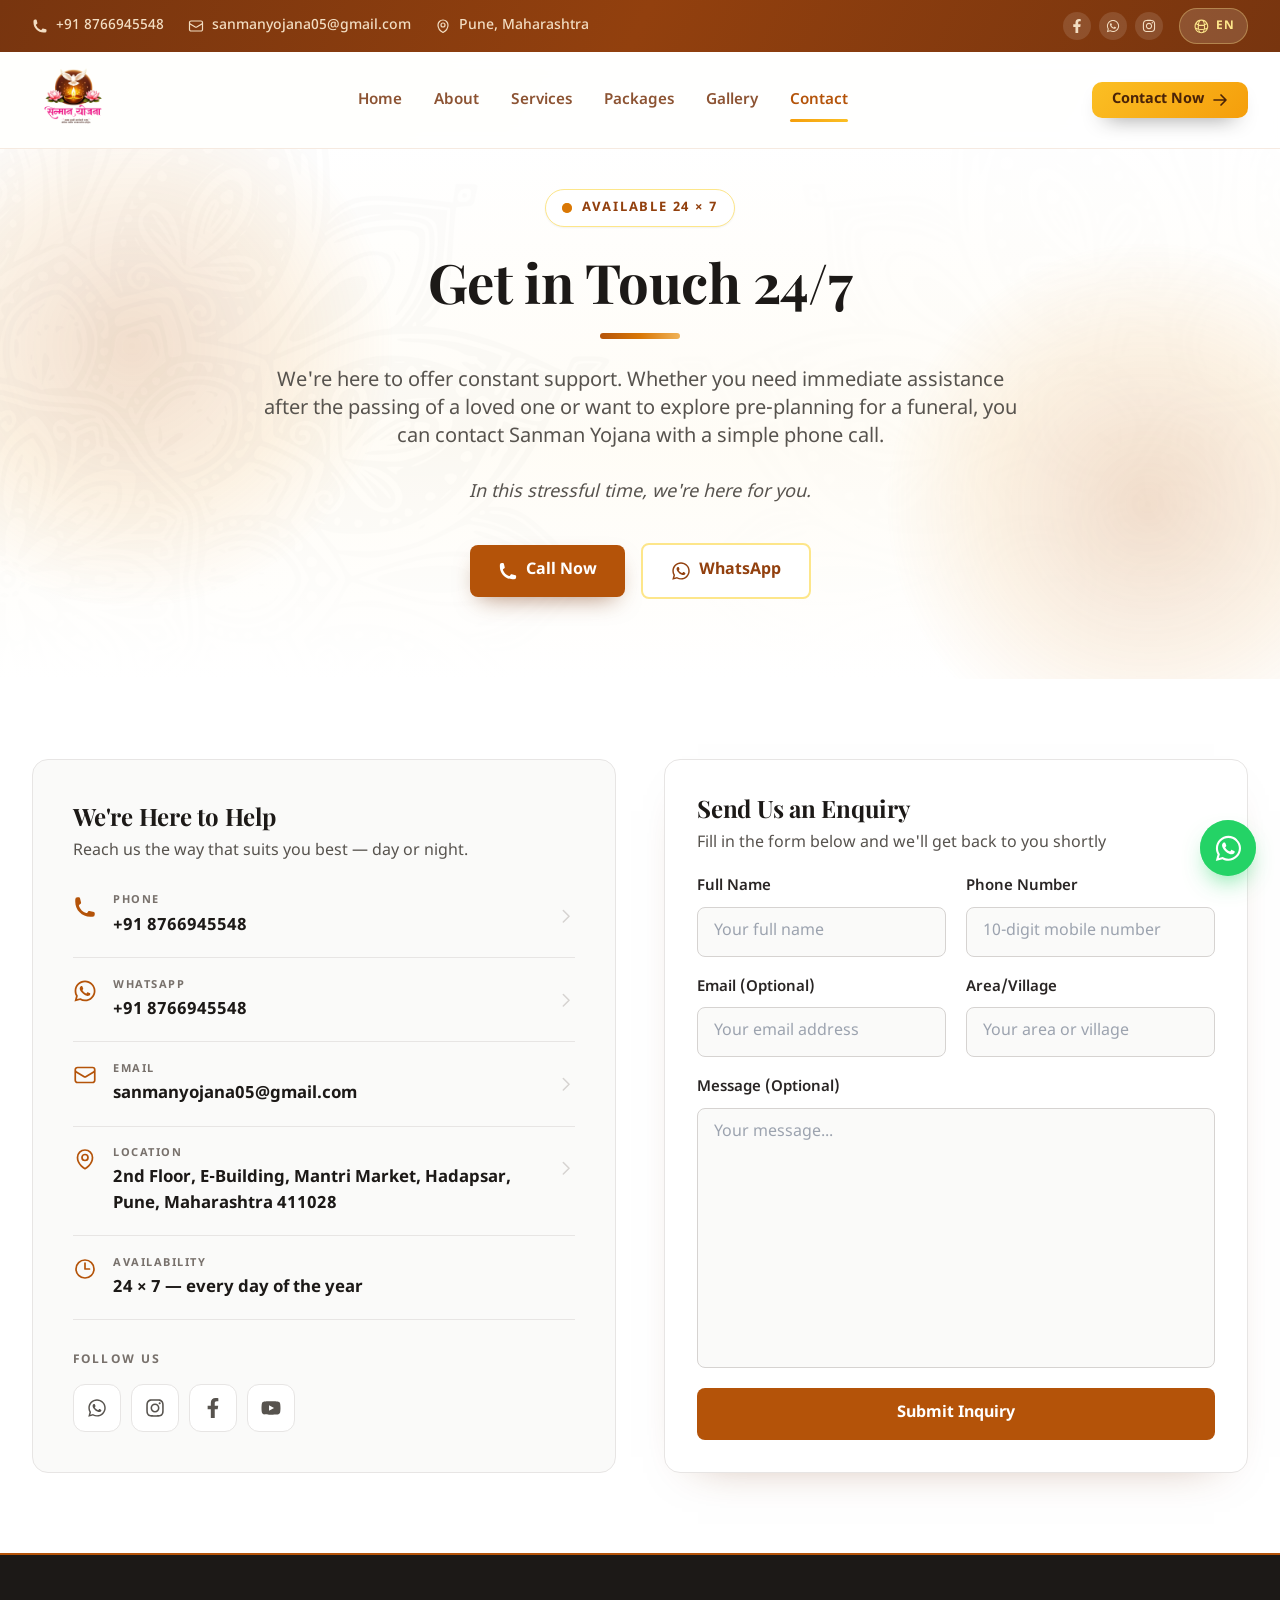
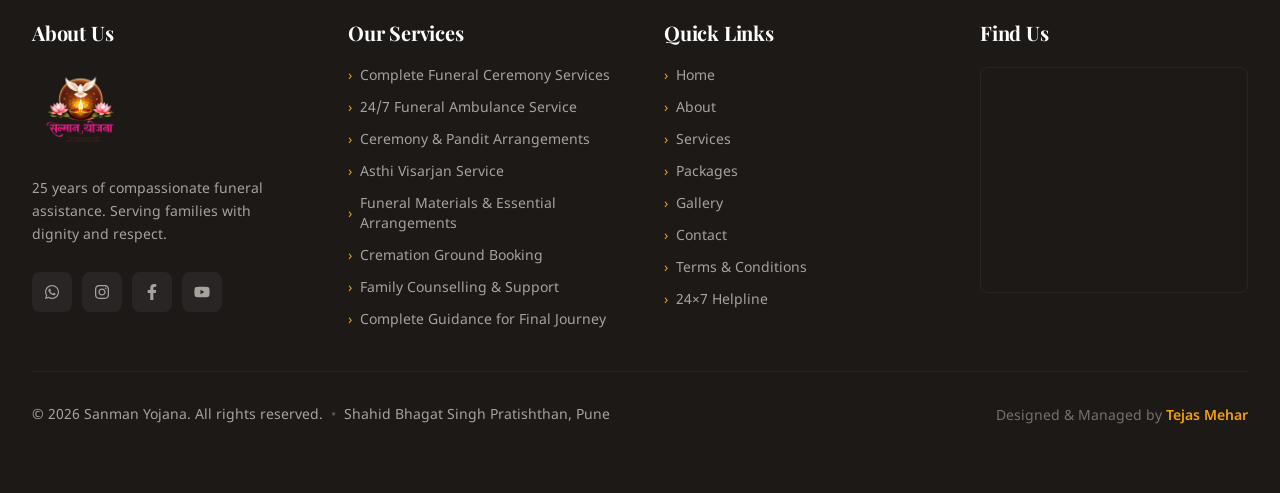
<file: contact.html>
<!DOCTYPE html>
<html lang="en">
<head>
<meta charset="UTF-8">
<meta name="viewport" content="width=device-width, initial-scale=1.0">
<title data-i18n="page.title.contact">Contact Us 24x7 | Funeral Helpline Pune — Sanman Yojana</title>
<meta name="description" data-i18n-content="page.desc.contact" content="Call Sanman Yojana on +91 8766945548 any hour of the day for funeral help in Pune. Office at Mantri Market, Hadapsar — send an enquiry, we call back.">
<link rel="canonical" href="https://sanmanyojana.org/contact.html">
<meta name="robots" content="index, follow, max-image-preview:large">
<meta name="author" content="Sanman Yojana — Shahid Bhagat Singh Pratishthan, Pune">
<meta name="theme-color" content="#b45309">

<!-- Open Graph / WhatsApp / Facebook -->
<meta property="og:type" content="website">
<meta property="og:site_name" content="Sanman Yojana">
<meta property="og:locale" content="en_IN">
<meta property="og:locale:alternate" content="mr_IN">
<meta property="og:locale:alternate" content="hi_IN">
<meta property="og:url" content="https://sanmanyojana.org/contact.html">
<meta property="og:title" content="Contact Us 24x7 | Funeral Helpline Pune — Sanman Yojana">
<meta property="og:description" content="Call Sanman Yojana on +91 8766945548 any hour of the day for funeral help in Pune. Office at Mantri Market, Hadapsar — send an enquiry, we call back.">
<meta property="og:image" content="https://sanmanyojana.org/assets/img/og-logo.jpg">
<meta property="og:image:type" content="image/jpeg">
<meta property="og:image:width" content="1200">
<meta property="og:image:height" content="630">
<meta property="og:image:alt" content="Sanman Yojana — dignified funeral services in Pune">

<!-- Twitter / X -->
<meta name="twitter:card" content="summary_large_image">
<meta name="twitter:title" content="Contact Us 24x7 | Funeral Helpline Pune — Sanman Yojana">
<meta name="twitter:description" content="Call Sanman Yojana on +91 8766945548 any hour of the day for funeral help in Pune. Office at Mantri Market, Hadapsar — send an enquiry, we call back.">
<meta name="twitter:image" content="https://sanmanyojana.org/assets/img/og-logo.jpg">

<!-- Structured data: the contact page. Address, phone and hours must match
     assets/js/config.js and the organisation block on the home page. -->
<script type="application/ld+json">
{
  "@context": "https://schema.org",
  "@graph": [
    {
      "@type": "ContactPage",
      "@id": "https://sanmanyojana.org/contact.html#webpage",
      "url": "https://sanmanyojana.org/contact.html",
      "name": "Contact Us 24x7 | Funeral Helpline Pune — Sanman Yojana",
      "description": "Call Sanman Yojana on +91 8766945548 any hour of the day for funeral assistance in Pune. Office at Mantri Market, Hadapsar.",
      "inLanguage": "en-IN",
      "isPartOf": { "@id": "https://sanmanyojana.org/#website" },
      "about": { "@id": "https://sanmanyojana.org/#organization" },
      "mainEntity": {
        "@type": "FuneralHome",
        "@id": "https://sanmanyojana.org/#organization",
        "name": "Sanman Yojana",
        "telephone": "+91-8766945548",
        "email": "sanmanyojana05@gmail.com",
        "url": "https://sanmanyojana.org/",
        "address": {
          "@type": "PostalAddress",
          "streetAddress": "2nd Floor, E-Building, Mantri Market, Hadapsar",
          "addressLocality": "Pune",
          "addressRegion": "Maharashtra",
          "postalCode": "411028",
          "addressCountry": "IN"
        },
        "geo": { "@type": "GeoCoordinates", "latitude": 18.500259, "longitude": 73.932217 }
      }
    },
    {
      "@type": "BreadcrumbList",
      "@id": "https://sanmanyojana.org/contact.html#breadcrumb",
      "itemListElement": [
        { "@type": "ListItem", "position": 1, "name": "Home", "item": "https://sanmanyojana.org/" },
        { "@type": "ListItem", "position": 2, "name": "Contact", "item": "https://sanmanyojana.org/contact.html" }
      ]
    }
  ]
}
</script>

<link rel="preconnect" href="https://fonts.googleapis.com">
<link rel="preconnect" href="https://fonts.gstatic.com" crossorigin>
<link href="https://fonts.googleapis.com/css2?family=Poppins:wght@400;500;600;700;800&family=Playfair+Display:wght@600;700;800&family=Noto+Sans+Devanagari:wght@400;500;600;700&display=swap" rel="stylesheet">

<!-- ===== AMPERSAND GLYPH OVERRIDE =====
     Playfair Display draws "&" as a decorative Et-ligature. These faces remap
     only U+0026 to the plain sans ampersand, so every "&" on the site matches. -->
<style>
@font-face{
  font-family:'Playfair Display';
  src:local('Poppins SemiBold'),local('Poppins'),local('Segoe UI Semibold'),local('Segoe UI'),local('Roboto'),local('Helvetica Neue'),local('Arial'),local('Liberation Sans'),local('Noto Sans');
  unicode-range:U+0026;
  font-weight:100 900;
  font-style:normal;
  font-display:swap;
}
@font-face{
  font-family:'Playfair Display';
  src:local('Poppins SemiBold'),local('Poppins'),local('Segoe UI Semibold'),local('Segoe UI'),local('Roboto'),local('Helvetica Neue'),local('Arial'),local('Liberation Sans'),local('Noto Sans');
  unicode-range:U+0026;
  font-weight:100 900;
  font-style:italic;
  font-display:swap;
}
</style>

<!-- Tailwind, compiled ahead of time. This used to be cdn.tailwindcss.com:
     407 KB of JavaScript that rebuilt the stylesheet in the browser on every
     visit, and left every page unstyled whenever that CDN was slow or blocked.
     The build is 42 KB (8 KB over the wire) and depends on nothing external.
     Theme and rebuild command: see tailwind.config.js in the project root. -->
<link rel="stylesheet" href="assets/css/tailwind.css">
<link rel="stylesheet" href="assets/css/style.css">

<!-- ===== REVEAL-ON-SCROLL FAILSAFE =====
     .reveal starts at opacity:0 and is only made visible by the scroll
     observer in main.js. That is the whole animation, but it also means a
     visit where that script never runs shows a page with almost nothing on
     it. Two nets, neither of which changes anything when the site works:
       1. scripting switched off  -> the classes are neutralised outright;
       2. main.js blocked, 404, or still stuck in a slow network -> after
          five seconds every remaining block is simply shown, using the same
          .show class the observer would have added. -->
<noscript><style>
  .reveal, .reveal-left, .reveal-right { opacity: 1 !important; transform: none !important; }
</style></noscript>
<script>
(function () {
  var root = document.documentElement;
  setTimeout(function () {
    if (root.getAttribute("data-sy-booted")) return;
    var els = document.querySelectorAll(".reveal:not(.show)");
    for (var i = 0; i < els.length; i++) els[i].classList.add("show");
  }, 5000);
})();
</script>
<link rel="icon" type="image/png" sizes="128x128" href="assets/img/favicon.png">
<link rel="apple-touch-icon" href="assets/img/favicon.png">
<link rel="preload" as="image" href="image/contactHero.webp" fetchpriority="high">

<style>
  /* ---- Contact page only ---- */
  .field.err { border-color: #dc2626 !important; background: #fef2f2; }

  /* ---- Hero: photo backdrop ---- */
  .hero-soft{
    position: relative;
    overflow: hidden;
    background:
      linear-gradient(180deg, rgba(255,255,255,.93) 0%, rgba(255,252,245,.9) 55%, #ffffff 100%),
      url('image/contactHero.webp') center 28% / cover no-repeat;
  }

  /* Soft light-brown glows tucked into the hero's corners */
  .hero-soft::before,
  .hero-soft::after{
    content:"";
    position:absolute;
    width:min(520px, 65vw); height:min(520px, 65vw);
    border-radius:50%;
    background: radial-gradient(circle, rgba(180,83,9,.18) 0%, rgba(217,119,6,.08) 45%, rgba(217,119,6,0) 72%);
    filter: blur(2px);
    pointer-events:none;
    z-index:0;
  }

  .hero-soft::before{ top:-12%; left:-10%; }
  .hero-soft::after{ bottom:-16%; right:-10%; }

  .hero-soft > .max-w-7xl{ position:relative; z-index:1; }

  .hero-divider{
    background: linear-gradient(90deg, #b45309, #d97706 50%, #f0b256);
  }

  /* ---- Contact info rows — no cards, one shared surface ---- */
  .ci-list{ margin-top:1.75rem; }
  .ci-row{
    display:flex; align-items:flex-start; gap:1rem;
    padding:1.15rem 0; border-top:1px solid #e7e5e4;
    transition:color .25s ease;
  }
  .ci-row:first-child{ border-top:0; padding-top:0; }
  .ci-ico{ flex:none; width:1.5rem; height:1.5rem; margin-top:.15rem; color:#b45309; transition:transform .25s ease; }
  .ci-label{ display:block; font-size:11px; font-weight:700; letter-spacing:.14em; text-transform:uppercase; color:#78716c; }
  .ci-value{ display:block; margin-top:.3rem; font-size:1.05rem; font-weight:700; line-height:1.5; color:#1c1917; transition:color .25s ease; }
  .ci-arrow{ flex:none; width:1.15rem; height:1.15rem; margin-top:.9rem; color:#d6d3d1; transition:transform .25s ease, color .25s ease; }
  a.ci-row:hover .ci-value{ color:#b45309; }
  a.ci-row:hover .ci-arrow{ color:#b45309; transform:translateX(3px); }
  a.ci-row:hover .ci-ico{ transform:scale(1.08); }

  /* ---- Social buttons (brand colour on hover) ---- */
  .soc{ transition:background .25s ease, color .25s ease, transform .25s ease; }
  .soc:hover{ color:#fff; transform:translateY(-4px); }
  .soc-wa:hover{ background:#25d366; }
  .soc-fb:hover{ background:#1877f2; }
  .soc-ig:hover{ background:linear-gradient(45deg,#f09433,#e6683c,#dc2743,#cc2366,#bc1888); }
  .soc-yt:hover{ background:#ff0000; }
</style>
</head>

<body class="font-body bg-gradient-to-br from-amber-50 via-stone-50 to-yellow-50">

<a href="#main" class="sr-only focus:not-sr-only" data-i18n="common.skip">Skip to main content</a>

<!-- TOP BAR -->
<div class="site-topbar text-sm py-1.5 md:py-2">
  <div class="max-w-7xl mx-auto px-6 lg:px-8 flex flex-wrap items-center justify-center md:justify-between gap-x-6 gap-y-1.5">
    <div class="flex flex-wrap items-center justify-center gap-x-6 gap-y-1.5">
      <a data-link="phone" class="flex items-center gap-2 topbar-link transition font-medium">
        <svg class="w-4 h-4" fill="currentColor" viewBox="0 0 24 24"><path d="M2.25 6.75c0 8.284 6.716 15 15 15h2.25a2.25 2.25 0 0 0 2.25-2.25v-1.372c0-.516-.351-.966-.852-1.091l-4.423-1.106c-.44-.11-.902.055-1.173.417l-.97 1.293c-.282.376-.769.542-1.21.38a12.035 12.035 0 0 1-7.143-7.143c-.162-.441.004-.928.38-1.21l1.293-.97c.363-.271.527-.734.417-1.173L6.963 3.102a1.125 1.125 0 0 0-1.091-.852H4.5A2.25 2.25 0 0 0 2.25 4.5v2.25Z"/></svg>
        <span data-site="phone">+91 8766945548</span>
      </a>
      <a data-link="email" class="flex items-center gap-2 topbar-link transition font-medium">
        <svg class="w-4 h-4" fill="none" stroke="currentColor" stroke-width="1.8" viewBox="0 0 24 24"><path stroke-linecap="round" stroke-linejoin="round" d="M21.75 6.75v10.5a2.25 2.25 0 0 1-2.25 2.25h-15a2.25 2.25 0 0 1-2.25-2.25V6.75m19.5 0A2.25 2.25 0 0 0 19.5 4.5h-15a2.25 2.25 0 0 0-2.25 2.25m19.5 0v.243a2.25 2.25 0 0 1-1.07 1.916l-7.5 4.615a2.25 2.25 0 0 1-2.36 0L3.32 8.91a2.25 2.25 0 0 1-1.07-1.916V6.75"/></svg>
        <span data-site="email">sanmanyojana05@gmail.com</span>
      </a>
      <span class="hidden lg:flex items-center gap-2 font-medium">
        <svg class="w-4 h-4" fill="none" stroke="currentColor" stroke-width="1.8" viewBox="0 0 24 24"><path stroke-linecap="round" stroke-linejoin="round" d="M15 10.5a3 3 0 1 1-6 0 3 3 0 0 1 6 0Z"/><path stroke-linecap="round" stroke-linejoin="round" d="M19.5 10.5c0 7.142-7.5 11.25-7.5 11.25S4.5 17.642 4.5 10.5a7.5 7.5 0 1 1 15 0Z"/></svg>
        <span data-site="serviceArea">Pune, Maharashtra</span>
      </span>
    </div>

    <div class="hidden md:flex items-center gap-4">
      <div class="flex items-center gap-2">
        <a data-link="facebook" target="_blank" rel="noopener" aria-label="Facebook" class="tb-soc w-7 h-7 rounded-full grid place-items-center transition">
          <svg class="w-3.5 h-3.5" fill="currentColor" viewBox="0 0 320 512"><path d="M279.14 288l14.22-92.66h-88.91v-60.13c0-25.35 12.42-50.06 52.24-50.06h40.42V6.26S260.43 0 225.36 0c-73.22 0-121.08 44.38-121.08 124.72v70.62H22.89V288h81.39v224h100.17V288z"/></svg>
        </a>
        <a data-link="whatsapp" target="_blank" rel="noopener" aria-label="WhatsApp" class="tb-soc tb-soc-wa w-7 h-7 rounded-full grid place-items-center transition">
          <svg class="w-3.5 h-3.5" fill="currentColor" viewBox="0 0 448 512"><path d="M380.9 97.1C339 55.1 283.2 32 223.9 32c-122.4 0-222 99.6-222 222 0 39.1 10.2 77.3 29.6 111L0 480l117.7-30.9c32.4 17.7 68.9 27 106.1 27h.1c122.3 0 224.1-99.6 224.1-222 0-59.3-25.2-115-71.1-157zm-157 341.6c-33.2 0-65.7-8.9-94-25.7l-6.7-4-69.8 18.3L72 359.2l-4.4-7c-18.5-29.4-28.2-63.3-28.2-98.2 0-101.7 82.8-184.5 184.6-184.5 49.3 0 95.6 19.2 130.4 54.1 34.8 34.9 56.2 81.2 56.1 130.5 0 101.8-84.9 184.6-186.6 184.6zm101.2-138.2c-5.5-2.8-32.8-16.2-37.9-18-5.1-1.9-8.8-2.8-12.5 2.8-3.7 5.6-14.3 18-17.6 21.8-3.2 3.7-6.5 4.2-12 1.4-32.6-16.3-54-29.1-75.5-66-5.7-9.8 5.7-9.1 16.3-30.3 1.8-3.7.9-6.9-.5-9.7-1.4-2.8-12.5-30.1-17.1-41.2-4.5-10.8-9.1-9.3-12.5-9.5-3.2-.2-6.9-.2-10.6-.2-3.7 0-9.7 1.4-14.8 6.9-5.1 5.6-19.4 19-19.4 46.3 0 27.3 19.9 53.7 22.6 57.4 2.8 3.7 39.1 59.7 94.8 83.8 35.2 15.2 49 16.5 66.6 13.9 10.7-1.6 32.8-13.4 37.4-26.4 4.6-13 4.6-24.1 3.2-26.4-1.3-2.5-5-3.9-10.5-6.6z"/></svg>
        </a>
        <a data-link="instagram" target="_blank" rel="noopener" aria-label="Instagram" class="tb-soc w-7 h-7 rounded-full grid place-items-center transition">
          <svg class="w-3.5 h-3.5" fill="currentColor" viewBox="0 0 448 512"><path d="M224.1 141c-63.6 0-114.9 51.3-114.9 114.9s51.3 114.9 114.9 114.9S339 319.5 339 255.9 287.7 141 224.1 141zm0 189.6c-41.1 0-74.7-33.5-74.7-74.7s33.5-74.7 74.7-74.7 74.7 33.5 74.7 74.7-33.6 74.7-74.7 74.7zm146.4-194.3c0 14.9-12 26.8-26.8 26.8-14.9 0-26.8-12-26.8-26.8s12-26.8 26.8-26.8 26.8 12 26.8 26.8zm76.1 27.2c-1.7-35.9-9.9-67.7-36.2-93.9-26.2-26.2-58-34.4-93.9-36.2-37-2.1-147.9-2.1-184.9 0-35.8 1.7-67.6 9.9-93.9 36.1s-34.4 58-36.2 93.9c-2.1 37-2.1 147.9 0 184.9 1.7 35.9 9.9 67.7 36.2 93.9s58 34.4 93.9 36.2c37 2.1 147.9 2.1 184.9 0 35.9-1.7 67.7-9.9 93.9-36.2 26.2-26.2 34.4-58 36.2-93.9 2.1-37 2.1-147.8 0-184.8zM398.8 388c-7.8 19.6-22.9 34.7-42.6 42.6-29.5 11.7-99.5 9-132.1 9s-102.7 2.6-132.1-9c-19.6-7.8-34.7-22.9-42.6-42.6-11.7-29.5-9-99.5-9-132.1s-2.6-102.7 9-132.1c7.8-19.6 22.9-34.7 42.6-42.6 29.5-11.7 99.5-9 132.1-9s102.7-2.6 132.1 9c19.6 7.8 34.7 22.9 42.6 42.6 11.7 29.5 9 99.5 9 132.1s2.7 102.7-9 132.1z"/></svg>
        </a>
      </div>
      <div class="lang-switch">
        <button type="button" class="lang-toggle lang-toggle-light" aria-haspopup="true" aria-expanded="false" aria-label="Change language">
          <svg class="w-4 h-4" fill="none" stroke="currentColor" stroke-width="1.6" viewBox="0 0 24 24" aria-hidden="true"><path stroke-linecap="round" stroke-linejoin="round" d="M12 21a9.004 9.004 0 0 0 8.716-6.747M12 21a9.004 9.004 0 0 1-8.716-6.747M12 21c2.485 0 4.5-4.03 4.5-9S14.485 3 12 3m0 18c-2.485 0-4.5-4.03-4.5-9S9.515 3 12 3m0 0a8.997 8.997 0 0 1 7.843 4.582M12 3a8.997 8.997 0 0 0-7.843 4.582m15.686 0A11.953 11.953 0 0 1 12 10.5c-2.998 0-5.74-1.1-7.843-2.918m15.686 0A8.959 8.959 0 0 1 21 12c0 .778-.099 1.533-.284 2.253m0 0A17.919 17.919 0 0 1 12 16.5c-3.162 0-6.133-.815-8.716-2.247m0 0A9.015 9.015 0 0 1 3 12c0-1.605.42-3.113 1.157-4.418"/></svg>
          <span class="lang-current">EN</span>
        </button>
        <div class="lang-menu">
          <button type="button" class="lang-btn" data-lang="en">English</button>
          <button type="button" class="lang-btn" data-lang="mr">मराठी</button>
          <button type="button" class="lang-btn" data-lang="hi">हिंदी</button>
        </div>
      </div>
    </div>
  </div>
</div>

<!-- HEADER -->
<header id="siteHeader" class="sticky top-0 z-50 transition-all">
  <div class="max-w-7xl mx-auto px-4 sm:px-6 lg:px-8">
    <div class="h-20 sm:h-24 flex items-center justify-between gap-3 sm:gap-4">

      <!-- Logo only — no frame, ring or backdrop -->
      <a href="index.html" class="shrink-0" aria-label="Sanman Yojana — Home">
        <img data-logo src="assets/img/logo2.webp" alt="Sanman Yojana" class="site-logo">
      </a>

      <nav class="hidden lg:flex items-center gap-6 xl:gap-8">
        <a href="index.html" class="nav-link" data-i18n="nav.home">Home</a>
        <a href="about.html" class="nav-link" data-i18n="nav.about">About</a>
        <a href="services.html" class="nav-link" data-i18n="nav.services">Services</a>
        <a href="packages.html" class="nav-link" data-i18n="nav.packages">Packages</a>
        <a href="gallery.html" class="nav-link" data-i18n="nav.gallery">Gallery</a>
        <a href="contact.html" class="nav-link" data-i18n="nav.contact">Contact</a>
      </nav>

      <div class="flex items-center gap-2 sm:gap-3">
        <a href="contact.html#enquiry" class="nav-cta nav-cta-header hidden lg:inline-flex">
          <span data-i18n="nav.contactnow">Contact Now</span>
          <svg fill="none" stroke="currentColor" stroke-width="2.5" viewBox="0 0 24 24" aria-hidden="true"><path stroke-linecap="round" stroke-linejoin="round" d="M13.5 4.5 21 12m0 0-7.5 7.5M21 12H3"/></svg>
        </a>

        <div class="lang-switch md:hidden">
          <button type="button" class="lang-toggle lang-toggle-light" aria-haspopup="true" aria-expanded="false" aria-label="Change language">
            <svg class="w-4 h-4" fill="none" stroke="currentColor" stroke-width="1.6" viewBox="0 0 24 24" aria-hidden="true"><path stroke-linecap="round" stroke-linejoin="round" d="M12 21a9.004 9.004 0 0 0 8.716-6.747M12 21a9.004 9.004 0 0 1-8.716-6.747M12 21c2.485 0 4.5-4.03 4.5-9S14.485 3 12 3m0 18c-2.485 0-4.5-4.03-4.5-9S9.515 3 12 3m0 0a8.997 8.997 0 0 1 7.843 4.582M12 3a8.997 8.997 0 0 0-7.843 4.582m15.686 0A11.953 11.953 0 0 1 12 10.5c-2.998 0-5.74-1.1-7.843-2.918m15.686 0A8.959 8.959 0 0 1 21 12c0 .778-.099 1.533-.284 2.253m0 0A17.919 17.919 0 0 1 12 16.5c-3.162 0-6.133-.815-8.716-2.247m0 0A9.015 9.015 0 0 1 3 12c0-1.605.42-3.113 1.157-4.418"/></svg>
            <span class="lang-current">EN</span>
          </button>
          <div class="lang-menu">
            <button type="button" class="lang-btn" data-lang="en">English</button>
            <button type="button" class="lang-btn" data-lang="mr">मराठी</button>
            <button type="button" class="lang-btn" data-lang="hi">हिंदी</button>
          </div>
        </div>

        <button id="menuBtn" aria-expanded="false" aria-label="Open menu" class="menu-btn lg:hidden w-12 h-12 rounded-lg grid place-items-center">
          <svg class="ico-open w-7 h-7" fill="none" stroke="currentColor" stroke-width="2" viewBox="0 0 24 24"><path stroke-linecap="round" d="M3.75 6.75h16.5M3.75 12h16.5m-16.5 5.25h16.5"/></svg>
          <svg class="ico-close hidden w-7 h-7" fill="none" stroke="currentColor" stroke-width="2" viewBox="0 0 24 24"><path stroke-linecap="round" d="M6 18 18 6M6 6l12 12"/></svg>
        </button>
      </div>
    </div>
  </div>

  <div id="mobileMenu" class="lg:hidden">
    <nav class="px-4 py-3 flex flex-col gap-1">
      <a href="index.html" class="mnav-link px-4 py-3 rounded-lg font-semibold" data-i18n="nav.home">Home</a>
      <a href="about.html" class="mnav-link px-4 py-3 rounded-lg font-semibold" data-i18n="nav.about">About</a>
      <a href="services.html" class="mnav-link px-4 py-3 rounded-lg font-semibold" data-i18n="nav.services">Services</a>
      <a href="packages.html" class="mnav-link px-4 py-3 rounded-lg font-semibold" data-i18n="nav.packages">Packages</a>
      <a href="gallery.html" class="mnav-link px-4 py-3 rounded-lg font-semibold" data-i18n="nav.gallery">Gallery</a>
      <a href="contact.html" class="mnav-link px-4 py-3 rounded-lg font-semibold" data-i18n="nav.contact">Contact</a>
      <a href="contact.html#enquiry" class="nav-cta mt-2 justify-center py-3.5 text-[0.95rem]">
        <span data-i18n="nav.contactnow">Contact Now</span>
        <svg fill="none" stroke="currentColor" stroke-width="2.5" viewBox="0 0 24 24" aria-hidden="true"><path stroke-linecap="round" stroke-linejoin="round" d="M13.5 4.5 21 12m0 0-7.5 7.5M21 12H3"/></svg>
      </a>
    </nav>
  </div>
</header>

<main id="main">

<!-- ============================================================
     HERO — Get in Touch 24/7
     ============================================================ -->
<section class="hero-soft">
  <div class="max-w-7xl mx-auto px-4 sm:px-6 lg:px-8 pt-10 pb-14 sm:pb-16 lg:pb-20">

    <div class="max-w-3xl mx-auto text-center">

      <span class="reveal inline-flex items-center gap-2.5 rounded-full bg-white border border-amber-200 px-4 py-2 text-[13px] font-bold uppercase tracking-[0.14em] text-amber-800 shadow-sm">
        <span class="relative flex w-2.5 h-2.5">
          <span class="animate-ping absolute inline-flex w-full h-full rounded-full bg-amber-500 opacity-75"></span>
          <span class="relative inline-flex w-2.5 h-2.5 rounded-full bg-amber-600"></span>
        </span>
        <span data-i18n="contact.hero.badge">Here When You Need Us</span>
      </span>

      <h1 class="reveal d1 mt-7 text-4xl sm:text-5xl lg:text-[3.4rem] font-bold text-stone-900 leading-[1.15]" data-i18n="contact.hero.title">Get in Touch 24/7</h1>

      <div class="reveal d2 mt-6 mx-auto w-20 h-1.5 rounded-full hero-divider"></div>

      <p class="reveal d2 mt-7 text-lg sm:text-xl text-stone-600 leading-relaxed" data-i18n="contact.hero.desc">
        We're here to offer constant support. Whether you need immediate assistance after the passing of a loved one
        or want to explore pre-planning for a funeral, you can contact Sanman Yojana with a simple phone call.
      </p>

      <p class="reveal d3 mt-7 text-lg text-stone-600 italic" data-i18n="contact.hero.note">In this stressful time, we're here for you.</p>

      <div class="reveal d4 mt-9 flex flex-wrap items-center justify-center gap-4">
        <a data-link="phone" class="inline-flex items-center gap-2 px-7 py-3.5 bg-amber-700 hover:bg-amber-800 text-white font-bold text-base rounded-lg shadow-[0_10px_25px_-10px_rgba(120,53,15,.6)] transition hover:-translate-y-0.5">
          <svg class="w-5 h-5" fill="currentColor" viewBox="0 0 24 24" aria-hidden="true"><path d="M2.25 6.75c0 8.284 6.716 15 15 15h2.25a2.25 2.25 0 0 0 2.25-2.25v-1.372c0-.516-.351-.966-.852-1.091l-4.423-1.106c-.44-.11-.902.055-1.173.417l-.97 1.293c-.282.376-.769.542-1.21.38a12.035 12.035 0 0 1-7.143-7.143c-.162-.441.004-.928.38-1.21l1.293-.97c.363-.271.527-.734.417-1.173L6.963 3.102a1.125 1.125 0 0 0-1.091-.852H4.5A2.25 2.25 0 0 0 2.25 4.5v2.25Z"/></svg>
          <span data-i18n="common.callnow">Call Now</span>
        </a>
        <a data-link="whatsapp" target="_blank" rel="noopener" class="inline-flex items-center gap-2 px-7 py-3.5 bg-white hover:bg-amber-50 text-amber-800 font-bold text-base rounded-lg border-2 border-amber-200 hover:border-amber-300 transition hover:-translate-y-0.5">
          <svg class="w-5 h-5" fill="currentColor" viewBox="0 0 448 512" aria-hidden="true"><path d="M380.9 97.1C339 55.1 283.2 32 223.9 32c-122.4 0-222 99.6-222 222 0 39.1 10.2 77.3 29.6 111L0 480l117.7-30.9c32.4 17.7 68.9 27 106.1 27h.1c122.3 0 224.1-99.6 224.1-222 0-59.3-25.2-115-71.1-157zm-157 341.6c-33.2 0-65.7-8.9-94-25.7l-6.7-4-69.8 18.3L72 359.2l-4.4-7c-18.5-29.4-28.2-63.3-28.2-98.2 0-101.7 82.8-184.5 184.6-184.5 49.3 0 95.6 19.2 130.4 54.1 34.8 34.9 56.2 81.2 56.1 130.5 0 101.8-84.9 184.6-186.6 184.6zm101.2-138.2c-5.5-2.8-32.8-16.2-37.9-18-5.1-1.9-8.8-2.8-12.5 2.8-3.7 5.6-14.3 18-17.6 21.8-3.2 3.7-6.5 4.2-12 1.4-32.6-16.3-54-29.1-75.5-66-5.7-9.8 5.7-9.1 16.3-30.3 1.8-3.7.9-6.9-.5-9.7-1.4-2.8-12.5-30.1-17.1-41.2-4.5-10.8-9.1-9.3-12.5-9.5-3.2-.2-6.9-.2-10.6-.2-3.7 0-9.7 1.4-14.8 6.9-5.1 5.6-19.4 19-19.4 46.3 0 27.3 19.9 53.7 22.6 57.4 2.8 3.7 39.1 59.7 94.8 83.8 35.2 15.2 49 16.5 66.6 13.9 10.7-1.6 32.8-13.4 37.4-26.4 4.6-13 4.6-24.1 3.2-26.4-1.3-2.5-5-3.9-10.5-6.6z"/></svg>
          <span data-i18n="contact.hero.whatsapp">WhatsApp</span>
        </a>
      </div>

    </div>
  </div>
</section>

<!-- ============================================================
     WE'RE HERE TO HELP  (left)  +  ENQUIRY FORM  (right)
     On mobile the order flips: form first, contact details after.
     ============================================================ -->
<section id="enquiry" class="bg-white">
  <div class="max-w-7xl mx-auto px-4 sm:px-6 lg:px-8 py-14 lg:py-20">

    <div class="grid lg:grid-cols-2 gap-8 lg:gap-12 items-stretch">

      <!-- LEFT on desktop — contact details.
           On mobile it drops below the form: a grieving visitor should reach the
           enquiry fields first, not scroll past the whole details panel. -->
      <div class="reveal reveal-left order-2 lg:order-1">
        <div class="h-full flex flex-col rounded-2xl border border-stone-200 bg-stone-50 p-6 sm:p-8 lg:p-10">

          <h2 class="text-2xl font-bold text-stone-900" data-i18n="contact.help.title">We're Here to Help</h2>
          <p class="mt-2 text-base text-stone-600" data-i18n="contact.help.subtitle">Reach us the way that suits you best — day or night.</p>

          <div class="ci-list">

            <!-- Phone -->
            <a data-link="phone" class="ci-row">
              <svg class="ci-ico" fill="currentColor" viewBox="0 0 24 24" aria-hidden="true"><path d="M2.25 6.75c0 8.284 6.716 15 15 15h2.25a2.25 2.25 0 0 0 2.25-2.25v-1.372c0-.516-.351-.966-.852-1.091l-4.423-1.106c-.44-.11-.902.055-1.173.417l-.97 1.293c-.282.376-.769.542-1.21.38a12.035 12.035 0 0 1-7.143-7.143c-.162-.441.004-.928.38-1.21l1.293-.97c.363-.271.527-.734.417-1.173L6.963 3.102a1.125 1.125 0 0 0-1.091-.852H4.5A2.25 2.25 0 0 0 2.25 4.5v2.25Z"/></svg>
              <span class="min-w-0 flex-1">
                <span class="ci-label" data-i18n="contact.card.phone">Phone</span>
                <span class="ci-value break-words" data-site="phone">+91 8766945548</span>
              </span>
              <svg class="ci-arrow" fill="none" stroke="currentColor" stroke-width="2" viewBox="0 0 24 24" aria-hidden="true"><path stroke-linecap="round" stroke-linejoin="round" d="m8.25 4.5 7.5 7.5-7.5 7.5"/></svg>
            </a>

            <!-- WhatsApp -->
            <a data-link="whatsapp" target="_blank" rel="noopener" class="ci-row">
              <svg class="ci-ico" fill="currentColor" viewBox="0 0 448 512" aria-hidden="true"><path d="M380.9 97.1C339 55.1 283.2 32 223.9 32c-122.4 0-222 99.6-222 222 0 39.1 10.2 77.3 29.6 111L0 480l117.7-30.9c32.4 17.7 68.9 27 106.1 27h.1c122.3 0 224.1-99.6 224.1-222 0-59.3-25.2-115-71.1-157zm-157 341.6c-33.2 0-65.7-8.9-94-25.7l-6.7-4-69.8 18.3L72 359.2l-4.4-7c-18.5-29.4-28.2-63.3-28.2-98.2 0-101.7 82.8-184.5 184.6-184.5 49.3 0 95.6 19.2 130.4 54.1 34.8 34.9 56.2 81.2 56.1 130.5 0 101.8-84.9 184.6-186.6 184.6zm101.2-138.2c-5.5-2.8-32.8-16.2-37.9-18-5.1-1.9-8.8-2.8-12.5 2.8-3.7 5.6-14.3 18-17.6 21.8-3.2 3.7-6.5 4.2-12 1.4-32.6-16.3-54-29.1-75.5-66-5.7-9.8 5.7-9.1 16.3-30.3 1.8-3.7.9-6.9-.5-9.7-1.4-2.8-12.5-30.1-17.1-41.2-4.5-10.8-9.1-9.3-12.5-9.5-3.2-.2-6.9-.2-10.6-.2-3.7 0-9.7 1.4-14.8 6.9-5.1 5.6-19.4 19-19.4 46.3 0 27.3 19.9 53.7 22.6 57.4 2.8 3.7 39.1 59.7 94.8 83.8 35.2 15.2 49 16.5 66.6 13.9 10.7-1.6 32.8-13.4 37.4-26.4 4.6-13 4.6-24.1 3.2-26.4-1.3-2.5-5-3.9-10.5-6.6z"/></svg>
              <span class="min-w-0 flex-1">
                <span class="ci-label" data-i18n="contact.hero.whatsapp">WhatsApp</span>
                <span class="ci-value break-words" data-site="phone2">+91 8766945548</span>
              </span>
              <svg class="ci-arrow" fill="none" stroke="currentColor" stroke-width="2" viewBox="0 0 24 24" aria-hidden="true"><path stroke-linecap="round" stroke-linejoin="round" d="m8.25 4.5 7.5 7.5-7.5 7.5"/></svg>
            </a>

            <!-- Email -->
            <a data-link="email" class="ci-row">
              <svg class="ci-ico" fill="none" stroke="currentColor" stroke-width="1.7" viewBox="0 0 24 24" aria-hidden="true"><path stroke-linecap="round" stroke-linejoin="round" d="M21.75 6.75v10.5a2.25 2.25 0 0 1-2.25 2.25h-15a2.25 2.25 0 0 1-2.25-2.25V6.75m19.5 0A2.25 2.25 0 0 0 19.5 4.5h-15a2.25 2.25 0 0 0-2.25 2.25m19.5 0v.243a2.25 2.25 0 0 1-1.07 1.916l-7.5 4.615a2.25 2.25 0 0 1-2.36 0L3.32 8.91a2.25 2.25 0 0 1-1.07-1.916V6.75"/></svg>
              <span class="min-w-0 flex-1">
                <span class="ci-label" data-i18n="contact.card.email">Email</span>
                <span class="ci-value break-all" data-site="email">sanmanyojana05@gmail.com</span>
              </span>
              <svg class="ci-arrow" fill="none" stroke="currentColor" stroke-width="2" viewBox="0 0 24 24" aria-hidden="true"><path stroke-linecap="round" stroke-linejoin="round" d="m8.25 4.5 7.5 7.5-7.5 7.5"/></svg>
            </a>

            <!-- Location -->
            <a data-link="map" target="_blank" rel="noopener" class="ci-row">
              <svg class="ci-ico" fill="none" stroke="currentColor" stroke-width="1.7" viewBox="0 0 24 24" aria-hidden="true"><path stroke-linecap="round" stroke-linejoin="round" d="M15 10.5a3 3 0 1 1-6 0 3 3 0 0 1 6 0Z"/><path stroke-linecap="round" stroke-linejoin="round" d="M19.5 10.5c0 7.142-7.5 11.25-7.5 11.25S4.5 17.642 4.5 10.5a7.5 7.5 0 1 1 15 0Z"/></svg>
              <span class="min-w-0 flex-1">
                <span class="ci-label" data-i18n="contact.card.location">Location</span>
                <span class="ci-value text-[1rem]" data-site="officeAddress">2nd Floor, E-Building, Mantri Market, Hadapsar, Pune, Maharashtra 411028</span>
              </span>
              <svg class="ci-arrow" fill="none" stroke="currentColor" stroke-width="2" viewBox="0 0 24 24" aria-hidden="true"><path stroke-linecap="round" stroke-linejoin="round" d="m8.25 4.5 7.5 7.5-7.5 7.5"/></svg>
            </a>

            <!-- Availability -->
            <div class="ci-row">
              <svg class="ci-ico" fill="none" stroke="currentColor" stroke-width="1.7" viewBox="0 0 24 24" aria-hidden="true"><path stroke-linecap="round" stroke-linejoin="round" d="M12 6v6h4.5m4.5 0a9 9 0 1 1-18 0 9 9 0 0 1 18 0Z"/></svg>
              <span class="min-w-0 flex-1">
                <span class="ci-label" data-i18n="contact.hero.availability">Availability</span>
                <span class="ci-value text-[1rem]" data-i18n="contact.hero.availvalue">24 × 7 — every day of the year</span>
              </span>
            </div>

          </div>

          <!-- Socials — pinned to the bottom so the panel matches the form height -->
          <div class="mt-auto pt-8 border-t border-stone-200">
            <span class="block text-xs font-bold uppercase tracking-[0.18em] text-stone-500" data-i18n="contact.hero.follow">Follow us</span>
            <div class="mt-4 flex flex-wrap gap-2.5">
            <a data-link="whatsapp" target="_blank" rel="noopener" aria-label="WhatsApp" class="soc soc-wa w-12 h-12 rounded-xl bg-white border border-stone-200 text-stone-600 grid place-items-center">
              <svg class="w-5 h-5" fill="currentColor" viewBox="0 0 448 512"><path d="M380.9 97.1C339 55.1 283.2 32 223.9 32c-122.4 0-222 99.6-222 222 0 39.1 10.2 77.3 29.6 111L0 480l117.7-30.9c32.4 17.7 68.9 27 106.1 27h.1c122.3 0 224.1-99.6 224.1-222 0-59.3-25.2-115-71.1-157zm-157 341.6c-33.2 0-65.7-8.9-94-25.7l-6.7-4-69.8 18.3L72 359.2l-4.4-7c-18.5-29.4-28.2-63.3-28.2-98.2 0-101.7 82.8-184.5 184.6-184.5 49.3 0 95.6 19.2 130.4 54.1 34.8 34.9 56.2 81.2 56.1 130.5 0 101.8-84.9 184.6-186.6 184.6zm101.2-138.2c-5.5-2.8-32.8-16.2-37.9-18-5.1-1.9-8.8-2.8-12.5 2.8-3.7 5.6-14.3 18-17.6 21.8-3.2 3.7-6.5 4.2-12 1.4-32.6-16.3-54-29.1-75.5-66-5.7-9.8 5.7-9.1 16.3-30.3 1.8-3.7.9-6.9-.5-9.7-1.4-2.8-12.5-30.1-17.1-41.2-4.5-10.8-9.1-9.3-12.5-9.5-3.2-.2-6.9-.2-10.6-.2-3.7 0-9.7 1.4-14.8 6.9-5.1 5.6-19.4 19-19.4 46.3 0 27.3 19.9 53.7 22.6 57.4 2.8 3.7 39.1 59.7 94.8 83.8 35.2 15.2 49 16.5 66.6 13.9 10.7-1.6 32.8-13.4 37.4-26.4 4.6-13 4.6-24.1 3.2-26.4-1.3-2.5-5-3.9-10.5-6.6z"/></svg>
            </a>
            <a data-link="instagram" target="_blank" rel="noopener" aria-label="Instagram" class="soc soc-ig w-12 h-12 rounded-xl bg-white border border-stone-200 text-stone-600 grid place-items-center">
              <svg class="w-5 h-5" fill="currentColor" viewBox="0 0 448 512"><path d="M224.1 141c-63.6 0-114.9 51.3-114.9 114.9s51.3 114.9 114.9 114.9S339 319.5 339 255.9 287.7 141 224.1 141zm0 189.6c-41.1 0-74.7-33.5-74.7-74.7s33.5-74.7 74.7-74.7 74.7 33.5 74.7 74.7-33.6 74.7-74.7 74.7zm146.4-194.3c0 14.9-12 26.8-26.8 26.8-14.9 0-26.8-12-26.8-26.8s12-26.8 26.8-26.8 26.8 12 26.8 26.8zm76.1 27.2c-1.7-35.9-9.9-67.7-36.2-93.9-26.2-26.2-58-34.4-93.9-36.2-37-2.1-147.9-2.1-184.9 0-35.8 1.7-67.6 9.9-93.9 36.1s-34.4 58-36.2 93.9c-2.1 37-2.1 147.9 0 184.9 1.7 35.9 9.9 67.7 36.2 93.9s58 34.4 93.9 36.2c37 2.1 147.9 2.1 184.9 0 35.9-1.7 67.7-9.9 93.9-36.2 26.2-26.2 34.4-58 36.2-93.9 2.1-37 2.1-147.8 0-184.8zM398.8 388c-7.8 19.6-22.9 34.7-42.6 42.6-29.5 11.7-99.5 9-132.1 9s-102.7 2.6-132.1-9c-19.6-7.8-34.7-22.9-42.6-42.6-11.7-29.5-9-99.5-9-132.1s-2.6-102.7 9-132.1c7.8-19.6 22.9-34.7 42.6-42.6 29.5-11.7 99.5-9 132.1-9s102.7-2.6 132.1 9c19.6 7.8 34.7 22.9 42.6 42.6 11.7 29.5 9 99.5 9 132.1s2.7 102.7-9 132.1z"/></svg>
            </a>
            <a data-link="facebook" target="_blank" rel="noopener" aria-label="Facebook" class="soc soc-fb w-12 h-12 rounded-xl bg-white border border-stone-200 text-stone-600 grid place-items-center">
              <svg class="w-5 h-5" fill="currentColor" viewBox="0 0 320 512"><path d="M279.14 288l14.22-92.66h-88.91v-60.13c0-25.35 12.42-50.06 52.24-50.06h40.42V6.26S260.43 0 225.36 0c-73.22 0-121.08 44.38-121.08 124.72v70.62H22.89V288h81.39v224h100.17V288z"/></svg>
            </a>
            <a data-link="youtube" target="_blank" rel="noopener" aria-label="YouTube" class="soc soc-yt w-12 h-12 rounded-xl bg-white border border-stone-200 text-stone-600 grid place-items-center">
              <svg class="w-5 h-5" fill="currentColor" viewBox="0 0 576 512"><path d="M549.655 124.083c-6.281-23.65-24.787-42.276-48.284-48.597C458.781 64 288 64 288 64S117.22 64 74.629 75.486c-23.497 6.322-42.003 24.947-48.284 48.597-11.412 42.867-11.412 132.305-11.412 132.305s0 89.438 11.412 132.305c6.281 23.65 24.787 41.5 48.284 47.821C117.22 448 288 448 288 448s170.78 0 213.371-11.486c23.497-6.321 42.003-24.171 48.284-47.821 11.412-42.867 11.412-132.305 11.412-132.305s0-89.438-11.412-132.305zm-317.51 213.508V175.185l142.739 81.205-142.739 81.201z"/></svg>
            </a>
            </div>
          </div>

        </div>
      </div>

      <!-- RIGHT on desktop, FIRST on mobile — enquiry form -->
      <div class="reveal reveal-right d1 order-1 lg:order-2">
        <form id="contactForm" class="h-full flex flex-col gap-5 bg-white rounded-2xl p-6 sm:p-8 border border-stone-200 shadow-[0_18px_45px_-34px_rgba(120,53,15,.5)]">
          <div>
            <h2 class="text-2xl font-bold text-stone-900" data-i18n="contact.enquiry.title">Send Us an Enquiry</h2>
            <p class="mt-2 text-base text-stone-600" data-i18n="contact.enquiry.subtitle">Fill in the form and we'll get back to you shortly</p>
          </div>

          <div class="grid sm:grid-cols-2 gap-4 sm:gap-5">
            <div>
              <label class="block font-semibold text-stone-800 mb-2 text-[15px]" data-i18n="contact.form.name">Full Name</label>
              <input type="text" name="fullname" class="field w-full px-4 py-3 bg-stone-50 border border-stone-300 rounded-lg text-base text-stone-900 focus:bg-white focus:border-amber-600 focus:outline-none transition" data-i18n-ph="contact.ph.name" placeholder="Your name" required>
              <span data-err="fullname" class="hidden text-red-600 text-xs mt-1 block"></span>
            </div>

            <div>
              <label class="block font-semibold text-stone-800 mb-2 text-[15px]" data-i18n="contact.form.phone">Phone Number</label>
              <input type="tel" name="phone" class="field w-full px-4 py-3 bg-stone-50 border border-stone-300 rounded-lg text-base text-stone-900 focus:bg-white focus:border-amber-600 focus:outline-none transition" data-i18n-ph="contact.ph.phone" placeholder="10-digit" required>
              <span data-err="phone" class="hidden text-red-600 text-xs mt-1 block"></span>
            </div>
          </div>

          <div class="grid sm:grid-cols-2 gap-4 sm:gap-5">
            <div>
              <label class="block font-semibold text-stone-800 mb-2 text-[15px]" data-i18n="contact.form.email">Email (Optional)</label>
              <input type="email" name="email" class="field w-full px-4 py-3 bg-stone-50 border border-stone-300 rounded-lg text-base text-stone-900 focus:bg-white focus:border-amber-600 focus:outline-none transition" data-i18n-ph="contact.ph.email" placeholder="Your email">
            </div>

            <div>
              <label class="block font-semibold text-stone-800 mb-2 text-[15px]" data-i18n="contact.form.village">Area/Village</label>
              <input type="text" name="village" class="field w-full px-4 py-3 bg-stone-50 border border-stone-300 rounded-lg text-base text-stone-900 focus:bg-white focus:border-amber-600 focus:outline-none transition" data-i18n-ph="contact.ph.village" placeholder="Your area">
            </div>
          </div>

          <div class="flex flex-col flex-1 min-h-0">
            <label class="block font-semibold text-stone-800 mb-2 text-[15px]" data-i18n="contact.form.message">Message (Optional)</label>
            <textarea name="message" rows="3" class="field w-full flex-1 min-h-[96px] px-4 py-3 bg-stone-50 border border-stone-300 rounded-lg text-base text-stone-900 focus:bg-white focus:border-amber-600 focus:outline-none transition resize-none" data-i18n-ph="contact.ph.message" placeholder="Your message..."></textarea>
            <span data-err="message" class="hidden text-red-600 text-xs mt-1 block"></span>
          </div>

          <button type="submit" class="mt-auto w-full px-6 py-3.5 bg-amber-700 hover:bg-amber-800 text-white font-bold text-base rounded-lg transition" data-i18n="contact.form.submit">Submit Inquiry</button>

          <div id="formMsg" class="hidden p-3 rounded-lg text-sm"></div>
        </form>
      </div>

    </div>
  </div>
</section>

</main>

<!-- FOOTER -->
<footer class="bg-stone-900 text-stone-300 border-t-2 border-amber-700">
  <div class="max-w-7xl mx-auto px-4 sm:px-6 lg:px-8 py-16">
    <div class="grid sm:grid-cols-2 lg:grid-cols-4 gap-12 mb-10">

      <!-- About Us -->
      <div>
        <h2 class="text-xl font-bold text-white mb-5" data-i18n="footer.aboutus">About Us</h2>
        <div class="mb-4">
          <img data-logo src="assets/img/logo2.webp" alt="Sanman Yojana" class="footer-logo">
        </div>
        <p class="text-sm text-stone-400 leading-relaxed mb-6" data-i18n="footer.about">Compassionate funeral assistance for every family.</p>
        <div class="flex flex-wrap gap-2.5">
          <a data-link="whatsapp" target="_blank" rel="noopener" aria-label="WhatsApp" class="fsoc fsoc-wa w-10 h-10 rounded-lg bg-stone-800 grid place-items-center text-stone-400">
            <svg class="w-4 h-4" fill="currentColor" viewBox="0 0 448 512"><path d="M380.9 97.1C339 55.1 283.2 32 223.9 32c-122.4 0-222 99.6-222 222 0 39.1 10.2 77.3 29.6 111L0 480l117.7-30.9c32.4 17.7 68.9 27 106.1 27h.1c122.3 0 224.1-99.6 224.1-222 0-59.3-25.2-115-71.1-157zm-157 341.6c-33.2 0-65.7-8.9-94-25.7l-6.7-4-69.8 18.3L72 359.2l-4.4-7c-18.5-29.4-28.2-63.3-28.2-98.2 0-101.7 82.8-184.5 184.6-184.5 49.3 0 95.6 19.2 130.4 54.1 34.8 34.9 56.2 81.2 56.1 130.5 0 101.8-84.9 184.6-186.6 184.6zm101.2-138.2c-5.5-2.8-32.8-16.2-37.9-18-5.1-1.9-8.8-2.8-12.5 2.8-3.7 5.6-14.3 18-17.6 21.8-3.2 3.7-6.5 4.2-12 1.4-32.6-16.3-54-29.1-75.5-66-5.7-9.8 5.7-9.1 16.3-30.3 1.8-3.7.9-6.9-.5-9.7-1.4-2.8-12.5-30.1-17.1-41.2-4.5-10.8-9.1-9.3-12.5-9.5-3.2-.2-6.9-.2-10.6-.2-3.7 0-9.7 1.4-14.8 6.9-5.1 5.6-19.4 19-19.4 46.3 0 27.3 19.9 53.7 22.6 57.4 2.8 3.7 39.1 59.7 94.8 83.8 35.2 15.2 49 16.5 66.6 13.9 10.7-1.6 32.8-13.4 37.4-26.4 4.6-13 4.6-24.1 3.2-26.4-1.3-2.5-5-3.9-10.5-6.6z"/></svg>
          </a>
          <a data-link="instagram" target="_blank" rel="noopener" aria-label="Instagram" class="fsoc fsoc-ig w-10 h-10 rounded-lg bg-stone-800 grid place-items-center text-stone-400">
            <svg class="w-4 h-4" fill="currentColor" viewBox="0 0 448 512"><path d="M224.1 141c-63.6 0-114.9 51.3-114.9 114.9s51.3 114.9 114.9 114.9S339 319.5 339 255.9 287.7 141 224.1 141zm0 189.6c-41.1 0-74.7-33.5-74.7-74.7s33.5-74.7 74.7-74.7 74.7 33.5 74.7 74.7-33.6 74.7-74.7 74.7zm146.4-194.3c0 14.9-12 26.8-26.8 26.8-14.9 0-26.8-12-26.8-26.8s12-26.8 26.8-26.8 26.8 12 26.8 26.8zm76.1 27.2c-1.7-35.9-9.9-67.7-36.2-93.9-26.2-26.2-58-34.4-93.9-36.2-37-2.1-147.9-2.1-184.9 0-35.8 1.7-67.6 9.9-93.9 36.1s-34.4 58-36.2 93.9c-2.1 37-2.1 147.9 0 184.9 1.7 35.9 9.9 67.7 36.2 93.9s58 34.4 93.9 36.2c37 2.1 147.9 2.1 184.9 0 35.9-1.7 67.7-9.9 93.9-36.2 26.2-26.2 34.4-58 36.2-93.9 2.1-37 2.1-147.8 0-184.8zM398.8 388c-7.8 19.6-22.9 34.7-42.6 42.6-29.5 11.7-99.5 9-132.1 9s-102.7 2.6-132.1-9c-19.6-7.8-34.7-22.9-42.6-42.6-11.7-29.5-9-99.5-9-132.1s-2.6-102.7 9-132.1c7.8-19.6 22.9-34.7 42.6-42.6 29.5-11.7 99.5-9 132.1-9s102.7-2.6 132.1 9c19.6 7.8 34.7 22.9 42.6 42.6 11.7 29.5 9 99.5 9 132.1s2.7 102.7-9 132.1z"/></svg>
          </a>
          <a data-link="facebook" target="_blank" rel="noopener" aria-label="Facebook" class="fsoc fsoc-fb w-10 h-10 rounded-lg bg-stone-800 grid place-items-center text-stone-400">
            <svg class="w-4 h-4" fill="currentColor" viewBox="0 0 320 512"><path d="M279.14 288l14.22-92.66h-88.91v-60.13c0-25.35 12.42-50.06 52.24-50.06h40.42V6.26S260.43 0 225.36 0c-73.22 0-121.08 44.38-121.08 124.72v70.62H22.89V288h81.39v224h100.17V288z"/></svg>
          </a>
          <a data-link="youtube" target="_blank" rel="noopener" aria-label="YouTube" class="fsoc fsoc-yt w-10 h-10 rounded-lg bg-stone-800 grid place-items-center text-stone-400">
            <svg class="w-4 h-4" fill="currentColor" viewBox="0 0 576 512"><path d="M549.655 124.083c-6.281-23.65-24.787-42.276-48.284-48.597C458.781 64 288 64 288 64S117.22 64 74.629 75.486c-23.497 6.322-42.003 24.947-48.284 48.597-11.412 42.867-11.412 132.305-11.412 132.305s0 89.438 11.412 132.305c6.281 23.65 24.787 41.5 48.284 47.821C117.22 448 288 448 288 448s170.78 0 213.371-11.486c23.497-6.321 42.003-24.171 48.284-47.821 11.412-42.867 11.412-132.305 11.412-132.305s0-89.438-11.412-132.305zm-317.51 213.508V175.185l142.739 81.205-142.739 81.201z"/></svg>
          </a>
        </div>
      </div>

      <!-- Our Services -->
      <div>
        <h2 class="text-xl font-bold text-white mb-5" data-i18n="footer.services">Our Services</h2>
        <ul class="space-y-3 text-sm">
          <li><a href="services.html#svc-complete" class="fl-link text-stone-400 hover:text-amber-400"><span class="text-amber-500">›</span><span data-i18n="footer.svc6">Complete Funeral Ceremony Services</span></a></li>
          <li><a href="services.html#svc-transport" class="fl-link text-stone-400 hover:text-amber-400"><span class="text-amber-500">›</span><span data-i18n="footer.svc1">24/7 Funeral Ambulance Service</span></a></li>
          <li><a href="services.html#svc-ceremonies" class="fl-link text-stone-400 hover:text-amber-400"><span class="text-amber-500">›</span><span data-i18n="footer.svc4">Ceremony &amp; Pandit Arrangements</span></a></li>
          <li><a href="services.html#svc-immersion" class="fl-link text-stone-400 hover:text-amber-400"><span class="text-amber-500">›</span><span data-i18n="footer.svc3">Asthi Visarjan Service</span></a></li>
          <li><a href="services.html#svc-materials" class="fl-link text-stone-400 hover:text-amber-400"><span class="text-amber-500">›</span><span data-i18n="footer.svc2">Funeral Materials &amp; Essential Arrangements</span></a></li>
          <li><a href="services.html#svc-booking" class="fl-link text-stone-400 hover:text-amber-400"><span class="text-amber-500">›</span><span data-i18n="footer.svc7">Cremation Ground Booking</span></a></li>
          <li><a href="services.html#svc-counseling" class="fl-link text-stone-400 hover:text-amber-400"><span class="text-amber-500">›</span><span data-i18n="footer.svc5">Family Counselling &amp; Support</span></a></li>
          <li><a href="services.html#svc-guidance" class="fl-link text-stone-400 hover:text-amber-400"><span class="text-amber-500">›</span><span data-i18n="footer.svc8">Complete Guidance for Final Journey</span></a></li>
        </ul>
      </div>

      <!-- Useful Links -->
      <div>
        <h2 class="text-xl font-bold text-white mb-5" data-i18n="footer.useful">Quick Links</h2>
        <ul class="space-y-3 text-sm">
          <li><a href="index.html" class="fl-link text-stone-400 hover:text-amber-400"><span class="text-amber-500">›</span><span data-i18n="nav.home">Home</span></a></li>
          <li><a href="about.html" class="fl-link text-stone-400 hover:text-amber-400"><span class="text-amber-500">›</span><span data-i18n="nav.about">About</span></a></li>
          <li><a href="services.html" class="fl-link text-stone-400 hover:text-amber-400"><span class="text-amber-500">›</span><span data-i18n="nav.services">Services</span></a></li>
          <li><a href="packages.html" class="fl-link text-stone-400 hover:text-amber-400"><span class="text-amber-500">›</span><span data-i18n="nav.packages">Packages</span></a></li>
          <li><a href="gallery.html" class="fl-link text-stone-400 hover:text-amber-400"><span class="text-amber-500">›</span><span data-i18n="nav.gallery">Gallery</span></a></li>
          <li><a href="contact.html" class="fl-link text-stone-400 hover:text-amber-400"><span class="text-amber-500">›</span><span data-i18n="nav.contact">Contact</span></a></li>
          <li><a href="terms.html" class="fl-link text-stone-400 hover:text-amber-400"><span class="text-amber-500">›</span><span data-i18n="footer.terms">Terms &amp; Conditions</span></a></li>
          <li><a data-link="phone" class="fl-link text-stone-400 hover:text-amber-400"><span class="text-amber-500">›</span><span data-i18n="footer.helpline">24×7 Helpline</span></a></li>
        </ul>
      </div>

      <!-- Find Us -->
      <div>
        <h2 class="text-xl font-bold text-white mb-5" data-i18n="footer.findus">Find Us</h2>
        <div class="rounded-lg overflow-hidden border border-stone-800">
          <iframe id="mapFrame" class="w-full h-48 sm:h-56 block" style="border:0;" loading="lazy" referrerpolicy="strict-origin-when-cross-origin" allowfullscreen title="Sanman Yojana office location"></iframe>
        </div>
      </div>

    </div>

    <div class="border-t border-stone-800 pt-8 flex flex-col lg:flex-row lg:items-center lg:justify-between gap-5">
      <div class="text-center lg:text-left text-sm text-stone-400">
        <p class="flex flex-wrap items-center justify-center lg:justify-start gap-x-2 gap-y-1.5">
          <span data-i18n="footer.rights">© 2026 Sanman Yojana. All rights reserved.</span>
          <span class="inline-flex items-center gap-2"><span class="text-stone-600">•</span><span data-i18n="footer.disclaimer">Shahid Bhagat Singh Pratishthan, Pune</span></span>
        </p>
      </div>
      <p class="text-center lg:text-right text-sm text-stone-500"><span data-i18n="footer.credit">Designed &amp; Managed by</span> <a href="https://www.instagram.com/scalewithtejas/" target="_blank" rel="noopener" class="text-amber-500 hover:text-amber-400 font-semibold">Tejas Mehar</a></p>
    </div>
  </div>
</footer>

<!-- FLOATING WHATSAPP -->
<a data-link="whatsapp" href="https://wa.me/918766945548" target="_blank" rel="noopener" aria-label="Chat with us on WhatsApp" class="wa-float">
  <svg fill="currentColor" viewBox="0 0 448 512" aria-hidden="true"><path d="M380.9 97.1C339 55.1 283.2 32 223.9 32c-122.4 0-222 99.6-222 222 0 39.1 10.2 77.3 29.6 111L0 480l117.7-30.9c32.4 17.7 68.9 27 106.1 27h.1c122.3 0 224.1-99.6 224.1-222 0-59.3-25.2-115-71.1-157zm-157 341.6c-33.2 0-65.7-8.9-94-25.7l-6.7-4-69.8 18.3L72 359.2l-4.4-7c-18.5-29.4-28.2-63.3-28.2-98.2 0-101.7 82.8-184.5 184.6-184.5 49.3 0 95.6 19.2 130.4 54.1 34.8 34.9 56.2 81.2 56.1 130.5 0 101.8-84.9 184.6-186.6 184.6zm101.2-138.2c-5.5-2.8-32.8-16.2-37.9-18-5.1-1.9-8.8-2.8-12.5 2.8-3.7 5.6-14.3 18-17.6 21.8-3.2 3.7-6.5 4.2-12 1.4-32.6-16.3-54-29.1-75.5-66-5.7-9.8 5.7-9.1 16.3-30.3 1.8-3.7.9-6.9-.5-9.7-1.4-2.8-12.5-30.1-17.1-41.2-4.5-10.8-9.1-9.3-12.5-9.5-3.2-.2-6.9-.2-10.6-.2-3.7 0-9.7 1.4-14.8 6.9-5.1 5.6-19.4 19-19.4 46.3 0 27.3 19.9 53.7 22.6 57.4 2.8 3.7 39.1 59.7 94.8 83.8 35.2 15.2 49 16.5 66.6 13.9 10.7-1.6 32.8-13.4 37.4-26.4 4.6-13 4.6-24.1 3.2-26.4-1.3-2.5-5-3.9-10.5-6.6z"/></svg>
</a>

<script src="assets/js/config.js"></script>
<script src="assets/js/i18n.js"></script>
<script src="assets/js/main.js"></script>

</body>
</html>
</file>
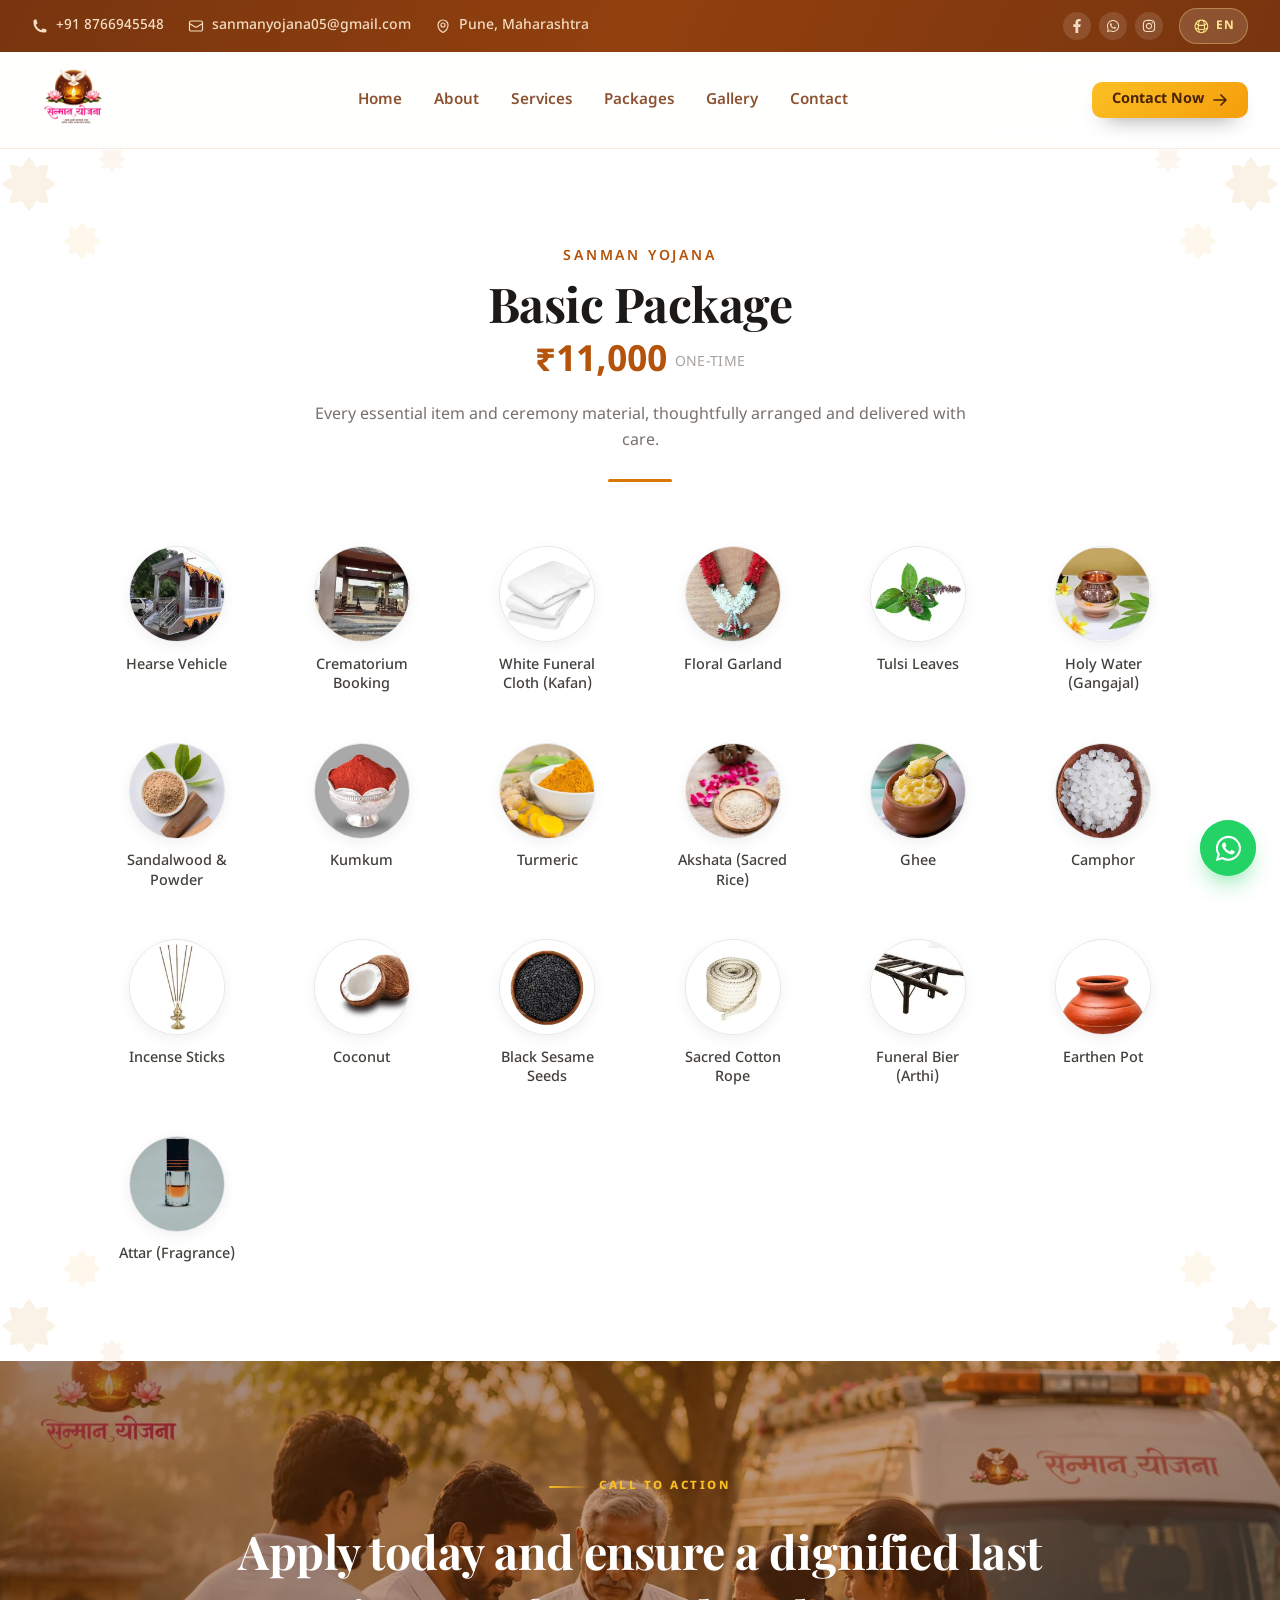
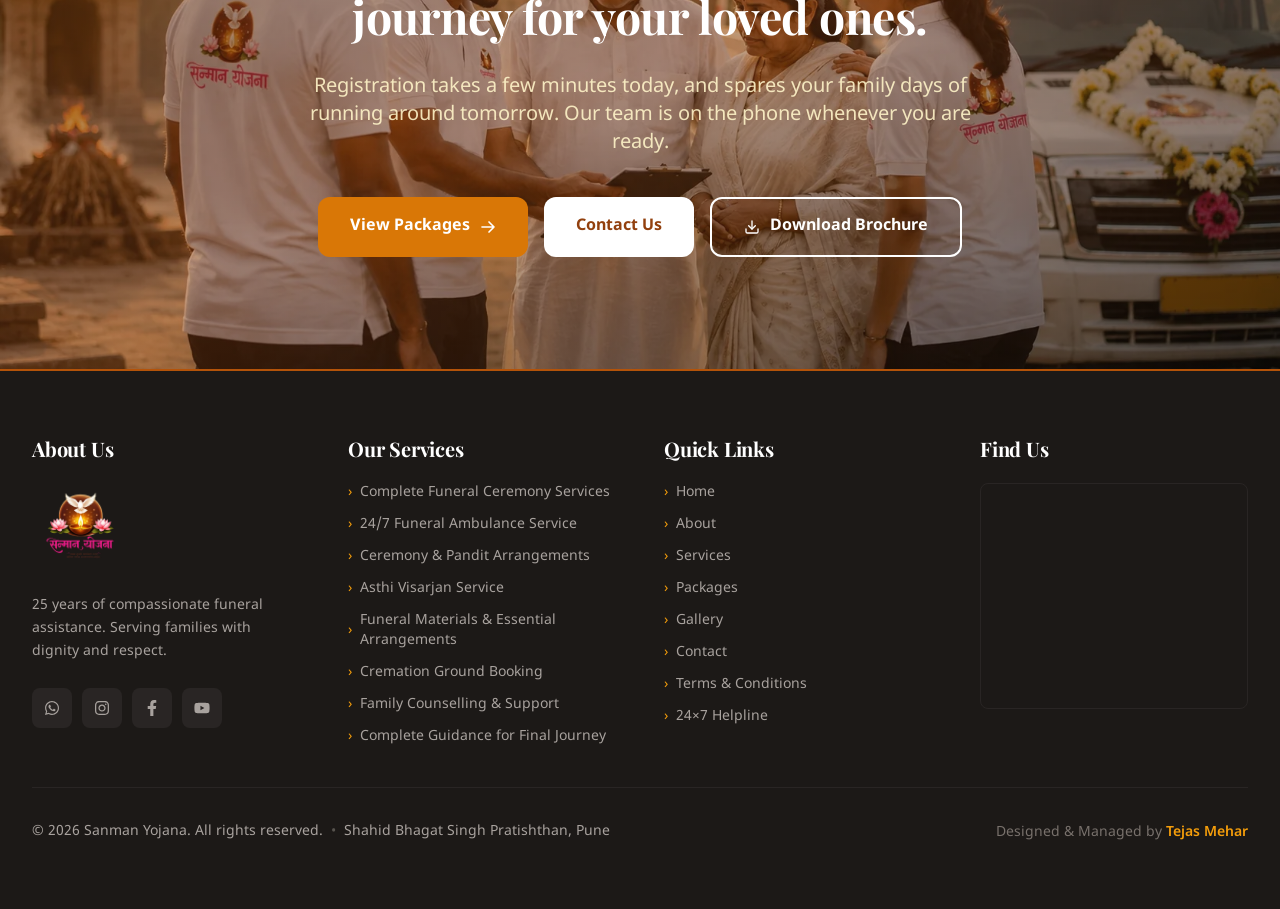
<file: package-basic.html>
<!DOCTYPE html>
<html lang="en">
<head>
<meta charset="UTF-8">
<meta name="viewport" content="width=device-width, initial-scale=1.0">
<title data-i18n="page.title.pkgbasic">Basic Funeral Package ₹11,000 in Pune | Sanman Yojana</title>
<meta name="description" data-i18n-content="page.desc.pkgbasic" content="Basic Package, a one-time ₹11,000 — hearse vehicle within Pune &amp; Pimpri-Chinchwad, crematorium booking and all 18 funeral ceremony materials.">
<link rel="canonical" href="https://sanmanyojana.org/package-basic.html">
<meta name="robots" content="index, follow, max-image-preview:large">
<meta name="author" content="Sanman Yojana — Shahid Bhagat Singh Pratishthan, Pune">
<meta name="theme-color" content="#b45309">

<!-- Open Graph / WhatsApp / Facebook -->
<meta property="og:type" content="website">
<meta property="og:site_name" content="Sanman Yojana">
<meta property="og:locale" content="en_IN">
<meta property="og:locale:alternate" content="mr_IN">
<meta property="og:locale:alternate" content="hi_IN">
<meta property="og:url" content="https://sanmanyojana.org/package-basic.html">
<meta property="og:title" content="Basic Funeral Package ₹11,000 in Pune | Sanman Yojana">
<meta property="og:description" content="Basic Package, a one-time ₹11,000 — hearse vehicle within Pune &amp; Pimpri-Chinchwad, crematorium booking and all 18 funeral ceremony materials.">
<meta property="og:image" content="https://sanmanyojana.org/assets/img/og-logo.jpg">
<meta property="og:image:type" content="image/jpeg">
<meta property="og:image:width" content="1200">
<meta property="og:image:height" content="630">
<meta property="og:image:alt" content="Sanman Yojana — dignified funeral services in Pune">

<!-- Twitter / X -->
<meta name="twitter:card" content="summary_large_image">
<meta name="twitter:title" content="Basic Funeral Package ₹11,000 in Pune | Sanman Yojana">
<meta name="twitter:description" content="Basic Package, a one-time ₹11,000 — hearse vehicle within Pune &amp; Pimpri-Chinchwad, crematorium booking and all 18 funeral ceremony materials.">
<meta name="twitter:image" content="https://sanmanyojana.org/assets/img/og-logo.jpg">

<!-- Structured data: the plan itself, priced, plus the trail back to /packages.html. -->
<script type="application/ld+json">
{
  "@context": "https://schema.org",
  "@graph": [
    {
      "@type": "Service",
      "@id": "https://sanmanyojana.org/package-basic.html#service",
      "name": "Basic Funeral Package",
      "serviceType": "Funeral package",
      "description": "Hearse vehicle within Pune & Pimpri-Chinchwad, crematorium booking and all 18 funeral ceremony materials.",
      "url": "https://sanmanyojana.org/package-basic.html",
      "provider": { "@id": "https://sanmanyojana.org/#organization" },
      "areaServed": [
        { "@type": "City", "name": "Pune" },
        { "@type": "City", "name": "Pimpri-Chinchwad" }
      ],
      "offers": {
        "@type": "Offer",
        "price": "11000",
        "priceCurrency": "INR",
        "availability": "https://schema.org/InStock",
        "url": "https://sanmanyojana.org/package-basic.html"
      }
    },
    {
      "@type": "BreadcrumbList",
      "@id": "https://sanmanyojana.org/package-basic.html#breadcrumb",
      "itemListElement": [
        { "@type": "ListItem", "position": 1, "name": "Home", "item": "https://sanmanyojana.org/" },
        { "@type": "ListItem", "position": 2, "name": "Packages", "item": "https://sanmanyojana.org/packages.html" },
        { "@type": "ListItem", "position": 3, "name": "Basic Package", "item": "https://sanmanyojana.org/package-basic.html" }
      ]
    }
  ]
}
</script>

<link rel="preconnect" href="https://fonts.googleapis.com">
<link rel="preconnect" href="https://fonts.gstatic.com" crossorigin>
<link href="https://fonts.googleapis.com/css2?family=Poppins:wght@400;500;600;700;800&family=Playfair+Display:wght@600;700;800&family=Noto+Sans+Devanagari:wght@400;500;600;700&display=swap" rel="stylesheet">

<!-- ===== AMPERSAND GLYPH OVERRIDE =====
     Playfair Display draws "&" as a decorative Et-ligature. These faces remap
     only U+0026 to the plain sans ampersand, so every "&" on the site matches. -->
<style>
@font-face{
  font-family:'Playfair Display';
  src:local('Poppins SemiBold'),local('Poppins'),local('Segoe UI Semibold'),local('Segoe UI'),local('Roboto'),local('Helvetica Neue'),local('Arial'),local('Liberation Sans'),local('Noto Sans');
  unicode-range:U+0026;
  font-weight:100 900;
  font-style:normal;
  font-display:swap;
}
@font-face{
  font-family:'Playfair Display';
  src:local('Poppins SemiBold'),local('Poppins'),local('Segoe UI Semibold'),local('Segoe UI'),local('Roboto'),local('Helvetica Neue'),local('Arial'),local('Liberation Sans'),local('Noto Sans');
  unicode-range:U+0026;
  font-weight:100 900;
  font-style:italic;
  font-display:swap;
}
</style>

<!-- Tailwind, compiled ahead of time. This used to be cdn.tailwindcss.com:
     407 KB of JavaScript that rebuilt the stylesheet in the browser on every
     visit, and left every page unstyled whenever that CDN was slow or blocked.
     The build is 42 KB (8 KB over the wire) and depends on nothing external.
     Theme and rebuild command: see tailwind.config.js in the project root. -->
<link rel="stylesheet" href="assets/css/tailwind.css">
<link rel="stylesheet" href="assets/css/style.css">

<!-- ===== REVEAL-ON-SCROLL FAILSAFE =====
     .reveal starts at opacity:0 and is only made visible by the scroll
     observer in main.js. That is the whole animation, but it also means a
     visit where that script never runs shows a page with almost nothing on
     it. Two nets, neither of which changes anything when the site works:
       1. scripting switched off  -> the classes are neutralised outright;
       2. main.js blocked, 404, or still stuck in a slow network -> after
          five seconds every remaining block is simply shown, using the same
          .show class the observer would have added. -->
<noscript><style>
  .reveal, .reveal-left, .reveal-right { opacity: 1 !important; transform: none !important; }
</style></noscript>
<script>
(function () {
  var root = document.documentElement;
  setTimeout(function () {
    if (root.getAttribute("data-sy-booted")) return;
    var els = document.querySelectorAll(".reveal:not(.show)");
    for (var i = 0; i < els.length; i++) els[i].classList.add("show");
  }, 5000);
})();
</script>
<link rel="icon" type="image/png" sizes="128x128" href="assets/img/favicon.png">
<link rel="apple-touch-icon" href="assets/img/favicon.png">
<style>
  .pkg-circle{
    display:block;
    width:5rem;height:5rem;
    padding:1.35rem;
    box-sizing:border-box;
    border-radius:50%;
    background:#fff;
    border:1px solid #E5E5E5;
    box-shadow:0 4px 14px rgba(0,0,0,0.06);
    color:#b45309;
    overflow:hidden;
    transition:transform .3s ease, box-shadow .3s ease, border-color .3s ease;
  }
  @media (min-width:640px){ .pkg-circle{ width:6rem; height:6rem; padding:1.7rem; } }
  .pkg-circle.pkg-photo{ padding:0; }
  .pkg-circle.pkg-photo picture{ display:block; width:100%; height:100%; }
  .pkg-circle.pkg-photo img{
    width:100%; height:100%;
    object-fit:cover;
    display:block;
  }
  .pkg-card:hover .pkg-circle{
    transform:translateY(-3px) scale(1.07);
    box-shadow:0 12px 24px rgba(180,83,9,0.16);
    border-color:#fcd9a6;
  }
  .pkg-name{
    margin-top:.85rem;
    font-size:.8rem;
    font-weight:500;
    color:#44403c;
    line-height:1.35;
    max-width:7.5rem;
  }
  @media (min-width:640px){ .pkg-name{ font-size:.9rem; } }

  .pkg-card:nth-child(6n+1){ transition-delay:0s; }
  .pkg-card:nth-child(6n+2){ transition-delay:.06s; }
  .pkg-card:nth-child(6n+3){ transition-delay:.12s; }
  .pkg-card:nth-child(6n+4){ transition-delay:.18s; }
  .pkg-card:nth-child(6n+5){ transition-delay:.24s; }
  .pkg-card:nth-child(6n+6){ transition-delay:.3s; }

  /* lotus flower motion — echoes the site's ceremony/spiceremony theme */
  @keyframes lotusSway {
    0%, 100% { transform:rotate(-6deg) scale(1); }
    50%      { transform:rotate(6deg) scale(1.05); }
  }
  .lotus-sway { transform-origin:50% 50%; animation:lotusSway 7s ease-in-out infinite; }

  .lotus-petal{
    position:absolute;
    top:-6%;
    color:#e2a640;
    opacity:0;
    pointer-events:none;
    animation-name:lotusFall;
    animation-timing-function:linear;
    animation-iteration-count:infinite;
  }
  @keyframes lotusFall{
    0%   { transform:translate(0,0) rotate(0deg);        opacity:0; }
    8%   { opacity:.5; }
    50%  { transform:translate(24px, 55vh) rotate(180deg); }
    92%  { opacity:.35; }
    100% { transform:translate(-16px, 112vh) rotate(360deg); opacity:0; }
  }

  @media (prefers-reduced-motion: reduce){
    .lotus-sway, .lotus-petal{ animation:none; }
  }
</style>
</head>

<body class="font-body bg-gradient-to-br from-amber-50 via-stone-50 to-yellow-50">

<a href="#main" class="sr-only focus:not-sr-only" data-i18n="common.skip">Skip to main content</a>

<!-- TOP BAR -->
<div class="site-topbar text-sm py-1.5 md:py-2">
  <div class="max-w-7xl mx-auto px-6 lg:px-8 flex flex-wrap items-center justify-center md:justify-between gap-x-6 gap-y-1.5">
    <div class="flex flex-wrap items-center justify-center gap-x-6 gap-y-1.5">
      <a data-link="phone" class="flex items-center gap-2 topbar-link transition font-medium">
        <svg class="w-4 h-4" fill="currentColor" viewBox="0 0 24 24"><path d="M2.25 6.75c0 8.284 6.716 15 15 15h2.25a2.25 2.25 0 0 0 2.25-2.25v-1.372c0-.516-.351-.966-.852-1.091l-4.423-1.106c-.44-.11-.902.055-1.173.417l-.97 1.293c-.282.376-.769.542-1.21.38a12.035 12.035 0 0 1-7.143-7.143c-.162-.441.004-.928.38-1.21l1.293-.97c.363-.271.527-.734.417-1.173L6.963 3.102a1.125 1.125 0 0 0-1.091-.852H4.5A2.25 2.25 0 0 0 2.25 4.5v2.25Z"/></svg>
        <span data-site="phone">+91 8766945548</span>
      </a>
      <a data-link="email" class="flex items-center gap-2 topbar-link transition font-medium">
        <svg class="w-4 h-4" fill="none" stroke="currentColor" stroke-width="1.8" viewBox="0 0 24 24"><path stroke-linecap="round" stroke-linejoin="round" d="M21.75 6.75v10.5a2.25 2.25 0 0 1-2.25 2.25h-15a2.25 2.25 0 0 1-2.25-2.25V6.75m19.5 0A2.25 2.25 0 0 0 19.5 4.5h-15a2.25 2.25 0 0 0-2.25 2.25m19.5 0v.243a2.25 2.25 0 0 1-1.07 1.916l-7.5 4.615a2.25 2.25 0 0 1-2.36 0L3.32 8.91a2.25 2.25 0 0 1-1.07-1.916V6.75"/></svg>
        <span data-site="email">sanmanyojana05@gmail.com</span>
      </a>
      <span class="hidden lg:flex items-center gap-2 font-medium">
        <svg class="w-4 h-4" fill="none" stroke="currentColor" stroke-width="1.8" viewBox="0 0 24 24"><path stroke-linecap="round" stroke-linejoin="round" d="M15 10.5a3 3 0 1 1-6 0 3 3 0 0 1 6 0Z"/><path stroke-linecap="round" stroke-linejoin="round" d="M19.5 10.5c0 7.142-7.5 11.25-7.5 11.25S4.5 17.642 4.5 10.5a7.5 7.5 0 1 1 15 0Z"/></svg>
        <span data-site="serviceArea">Pune, Maharashtra</span>
      </span>
    </div>

    <div class="hidden md:flex items-center gap-4">
      <div class="flex items-center gap-2">
        <a data-link="facebook" target="_blank" rel="noopener" aria-label="Facebook" class="tb-soc w-7 h-7 rounded-full grid place-items-center transition">
          <svg class="w-3.5 h-3.5" fill="currentColor" viewBox="0 0 320 512"><path d="M279.14 288l14.22-92.66h-88.91v-60.13c0-25.35 12.42-50.06 52.24-50.06h40.42V6.26S260.43 0 225.36 0c-73.22 0-121.08 44.38-121.08 124.72v70.62H22.89V288h81.39v224h100.17V288z"/></svg>
        </a>
        <a data-link="whatsapp" target="_blank" rel="noopener" aria-label="WhatsApp" class="tb-soc tb-soc-wa w-7 h-7 rounded-full grid place-items-center transition">
          <svg class="w-3.5 h-3.5" fill="currentColor" viewBox="0 0 448 512"><path d="M380.9 97.1C339 55.1 283.2 32 223.9 32c-122.4 0-222 99.6-222 222 0 39.1 10.2 77.3 29.6 111L0 480l117.7-30.9c32.4 17.7 68.9 27 106.1 27h.1c122.3 0 224.1-99.6 224.1-222 0-59.3-25.2-115-71.1-157zm-157 341.6c-33.2 0-65.7-8.9-94-25.7l-6.7-4-69.8 18.3L72 359.2l-4.4-7c-18.5-29.4-28.2-63.3-28.2-98.2 0-101.7 82.8-184.5 184.6-184.5 49.3 0 95.6 19.2 130.4 54.1 34.8 34.9 56.2 81.2 56.1 130.5 0 101.8-84.9 184.6-186.6 184.6zm101.2-138.2c-5.5-2.8-32.8-16.2-37.9-18-5.1-1.9-8.8-2.8-12.5 2.8-3.7 5.6-14.3 18-17.6 21.8-3.2 3.7-6.5 4.2-12 1.4-32.6-16.3-54-29.1-75.5-66-5.7-9.8 5.7-9.1 16.3-30.3 1.8-3.7.9-6.9-.5-9.7-1.4-2.8-12.5-30.1-17.1-41.2-4.5-10.8-9.1-9.3-12.5-9.5-3.2-.2-6.9-.2-10.6-.2-3.7 0-9.7 1.4-14.8 6.9-5.1 5.6-19.4 19-19.4 46.3 0 27.3 19.9 53.7 22.6 57.4 2.8 3.7 39.1 59.7 94.8 83.8 35.2 15.2 49 16.5 66.6 13.9 10.7-1.6 32.8-13.4 37.4-26.4 4.6-13 4.6-24.1 3.2-26.4-1.3-2.5-5-3.9-10.5-6.6z"/></svg>
        </a>
        <a data-link="instagram" target="_blank" rel="noopener" aria-label="Instagram" class="tb-soc w-7 h-7 rounded-full grid place-items-center transition">
          <svg class="w-3.5 h-3.5" fill="currentColor" viewBox="0 0 448 512"><path d="M224.1 141c-63.6 0-114.9 51.3-114.9 114.9s51.3 114.9 114.9 114.9S339 319.5 339 255.9 287.7 141 224.1 141zm0 189.6c-41.1 0-74.7-33.5-74.7-74.7s33.5-74.7 74.7-74.7 74.7 33.5 74.7 74.7-33.6 74.7-74.7 74.7zm146.4-194.3c0 14.9-12 26.8-26.8 26.8-14.9 0-26.8-12-26.8-26.8s12-26.8 26.8-26.8 26.8 12 26.8 26.8zm76.1 27.2c-1.7-35.9-9.9-67.7-36.2-93.9-26.2-26.2-58-34.4-93.9-36.2-37-2.1-147.9-2.1-184.9 0-35.8 1.7-67.6 9.9-93.9 36.1s-34.4 58-36.2 93.9c-2.1 37-2.1 147.9 0 184.9 1.7 35.9 9.9 67.7 36.2 93.9s58 34.4 93.9 36.2c37 2.1 147.9 2.1 184.9 0 35.9-1.7 67.7-9.9 93.9-36.2 26.2-26.2 34.4-58 36.2-93.9 2.1-37 2.1-147.8 0-184.8zM398.8 388c-7.8 19.6-22.9 34.7-42.6 42.6-29.5 11.7-99.5 9-132.1 9s-102.7 2.6-132.1-9c-19.6-7.8-34.7-22.9-42.6-42.6-11.7-29.5-9-99.5-9-132.1s-2.6-102.7 9-132.1c7.8-19.6 22.9-34.7 42.6-42.6 29.5-11.7 99.5-9 132.1-9s102.7-2.6 132.1 9c19.6 7.8 34.7 22.9 42.6 42.6 11.7 29.5 9 99.5 9 132.1s2.7 102.7-9 132.1z"/></svg>
        </a>
      </div>
      <div class="lang-switch">
        <button type="button" class="lang-toggle lang-toggle-light" aria-haspopup="true" aria-expanded="false" aria-label="Change language">
          <svg class="w-4 h-4" fill="none" stroke="currentColor" stroke-width="1.6" viewBox="0 0 24 24" aria-hidden="true"><path stroke-linecap="round" stroke-linejoin="round" d="M12 21a9.004 9.004 0 0 0 8.716-6.747M12 21a9.004 9.004 0 0 1-8.716-6.747M12 21c2.485 0 4.5-4.03 4.5-9S14.485 3 12 3m0 18c-2.485 0-4.5-4.03-4.5-9S9.515 3 12 3m0 0a8.997 8.997 0 0 1 7.843 4.582M12 3a8.997 8.997 0 0 0-7.843 4.582m15.686 0A11.953 11.953 0 0 1 12 10.5c-2.998 0-5.74-1.1-7.843-2.918m15.686 0A8.959 8.959 0 0 1 21 12c0 .778-.099 1.533-.284 2.253m0 0A17.919 17.919 0 0 1 12 16.5c-3.162 0-6.133-.815-8.716-2.247m0 0A9.015 9.015 0 0 1 3 12c0-1.605.42-3.113 1.157-4.418"/></svg>
          <span class="lang-current">EN</span>
        </button>
        <div class="lang-menu">
          <button type="button" class="lang-btn" data-lang="en">English</button>
          <button type="button" class="lang-btn" data-lang="mr">मराठी</button>
          <button type="button" class="lang-btn" data-lang="hi">हिंदी</button>
        </div>
      </div>
    </div>
  </div>
</div>

<!-- HEADER -->
<header id="siteHeader" class="sticky top-0 z-50 transition-all">
  <div class="max-w-7xl mx-auto px-4 sm:px-6 lg:px-8">
    <div class="h-20 sm:h-24 flex items-center justify-between gap-3 sm:gap-4">

      <a href="index.html" class="shrink-0" aria-label="Sanman Yojana — Home">
        <img data-logo src="assets/img/logo2.webp" alt="Sanman Yojana" class="site-logo">
      </a>

      <nav class="hidden lg:flex items-center gap-6 xl:gap-8">
        <a href="index.html" class="nav-link" data-i18n="nav.home">Home</a>
        <a href="about.html" class="nav-link" data-i18n="nav.about">About</a>
        <a href="services.html" class="nav-link" data-i18n="nav.services">Services</a>
        <a href="packages.html" class="nav-link active" data-i18n="nav.packages">Packages</a>
        <a href="gallery.html" class="nav-link" data-i18n="nav.gallery">Gallery</a>
        <a href="contact.html" class="nav-link" data-i18n="nav.contact">Contact</a>
      </nav>

      <div class="flex items-center gap-2 sm:gap-3">
        <a href="contact.html#enquiry" class="nav-cta nav-cta-header hidden lg:inline-flex">
          <span data-i18n="nav.contactnow">Contact Now</span>
          <svg fill="none" stroke="currentColor" stroke-width="2.5" viewBox="0 0 24 24" aria-hidden="true"><path stroke-linecap="round" stroke-linejoin="round" d="M13.5 4.5 21 12m0 0-7.5 7.5M21 12H3"/></svg>
        </a>

        <div class="lang-switch md:hidden">
          <button type="button" class="lang-toggle lang-toggle-light" aria-haspopup="true" aria-expanded="false" aria-label="Change language">
            <svg class="w-4 h-4" fill="none" stroke="currentColor" stroke-width="1.6" viewBox="0 0 24 24" aria-hidden="true"><path stroke-linecap="round" stroke-linejoin="round" d="M12 21a9.004 9.004 0 0 0 8.716-6.747M12 21a9.004 9.004 0 0 1-8.716-6.747M12 21c2.485 0 4.5-4.03 4.5-9S14.485 3 12 3m0 18c-2.485 0-4.5-4.03-4.5-9S9.515 3 12 3m0 0a8.997 8.997 0 0 1 7.843 4.582M12 3a8.997 8.997 0 0 0-7.843 4.582m15.686 0A11.953 11.953 0 0 1 12 10.5c-2.998 0-5.74-1.1-7.843-2.918m15.686 0A8.959 8.959 0 0 1 21 12c0 .778-.099 1.533-.284 2.253m0 0A17.919 17.919 0 0 1 12 16.5c-3.162 0-6.133-.815-8.716-2.247m0 0A9.015 9.015 0 0 1 3 12c0-1.605.42-3.113 1.157-4.418"/></svg>
            <span class="lang-current">EN</span>
          </button>
          <div class="lang-menu">
            <button type="button" class="lang-btn" data-lang="en">English</button>
            <button type="button" class="lang-btn" data-lang="mr">मराठी</button>
            <button type="button" class="lang-btn" data-lang="hi">हिंदी</button>
          </div>
        </div>

        <button id="menuBtn" aria-expanded="false" aria-label="Open menu" class="menu-btn lg:hidden w-12 h-12 rounded-lg grid place-items-center">
          <svg class="ico-open w-7 h-7" fill="none" stroke="currentColor" stroke-width="2" viewBox="0 0 24 24"><path stroke-linecap="round" d="M3.75 6.75h16.5M3.75 12h16.5m-16.5 5.25h16.5"/></svg>
          <svg class="ico-close hidden w-7 h-7" fill="none" stroke="currentColor" stroke-width="2" viewBox="0 0 24 24"><path stroke-linecap="round" d="M6 18 18 6M6 6l12 12"/></svg>
        </button>
      </div>
    </div>
  </div>

  <div id="mobileMenu" class="lg:hidden">
    <nav class="px-4 py-3 flex flex-col gap-1">
      <a href="index.html" class="mnav-link px-4 py-3 rounded-lg font-semibold" data-i18n="nav.home">Home</a>
      <a href="about.html" class="mnav-link px-4 py-3 rounded-lg font-semibold" data-i18n="nav.about">About</a>
      <a href="services.html" class="mnav-link px-4 py-3 rounded-lg font-semibold" data-i18n="nav.services">Services</a>
      <a href="packages.html" class="mnav-link px-4 py-3 rounded-lg font-semibold" data-i18n="nav.packages">Packages</a>
      <a href="gallery.html" class="mnav-link px-4 py-3 rounded-lg font-semibold" data-i18n="nav.gallery">Gallery</a>
      <a href="contact.html" class="mnav-link px-4 py-3 rounded-lg font-semibold" data-i18n="nav.contact">Contact</a>
      <a href="contact.html#enquiry" class="nav-cta mt-2 justify-center py-3.5 text-[0.95rem]">
        <span data-i18n="nav.contactnow">Contact Now</span>
        <svg fill="none" stroke="currentColor" stroke-width="2.5" viewBox="0 0 24 24" aria-hidden="true"><path stroke-linecap="round" stroke-linejoin="round" d="M13.5 4.5 21 12m0 0-7.5 7.5M21 12H3"/></svg>
      </a>
    </nav>
  </div>
</header>

<main id="main" class="relative">

<!-- Reusable lotus decoration (hidden defs) -->
<svg width="0" height="0" class="absolute" aria-hidden="true" focusable="false">
  <defs>
    <path id="lotusPetalPath" d="M20,24 C13,20 12,10 20,2 C28,10 27,20 20,24 Z"/>
    <symbol id="lotusFlower" viewBox="0 0 40 40">
      <g fill="currentColor">
        <use href="#lotusPetalPath" transform="rotate(0 20 20)"/>
        <use href="#lotusPetalPath" transform="rotate(45 20 20)"/>
        <use href="#lotusPetalPath" transform="rotate(90 20 20)"/>
        <use href="#lotusPetalPath" transform="rotate(135 20 20)"/>
        <use href="#lotusPetalPath" transform="rotate(180 20 20)"/>
        <use href="#lotusPetalPath" transform="rotate(225 20 20)"/>
        <use href="#lotusPetalPath" transform="rotate(270 20 20)"/>
        <use href="#lotusPetalPath" transform="rotate(315 20 20)"/>
      </g>
      <circle cx="20" cy="20" r="4" fill="currentColor" opacity="0.9"/>
    </symbol>
    <symbol id="lotusPetalSingle" viewBox="0 0 40 40">
      <use href="#lotusPetalPath" fill="currentColor"/>
    </symbol>
  </defs>
</svg>

<!-- PACKAGE DETAILS -->
<section class="relative py-16 sm:py-20 lg:py-24 bg-white overflow-hidden">

  <!-- corner flower clusters (gentle sway) -->
  <div class="absolute -top-4 -left-4 w-56 h-56 sm:w-64 sm:h-64 pointer-events-none select-none" aria-hidden="true">
    <svg class="absolute text-amber-600 opacity-[0.09] lotus-sway" style="width:60px;height:60px;top:8%;left:6%;animation-delay:0s;"><use href="#lotusFlower"/></svg>
    <svg class="absolute text-amber-500 opacity-[0.07] lotus-sway" style="width:42px;height:42px;top:34%;left:30%;animation-delay:-2.4s;"><use href="#lotusFlower"/></svg>
    <svg class="absolute text-amber-600 opacity-[0.06] lotus-sway" style="width:30px;height:30px;top:4%;left:44%;animation-delay:-4.8s;"><use href="#lotusFlower"/></svg>
  </div>
  <div class="absolute -top-4 -right-4 w-56 h-56 sm:w-64 sm:h-64 pointer-events-none select-none" aria-hidden="true">
    <svg class="absolute text-amber-600 opacity-[0.09] lotus-sway" style="width:60px;height:60px;top:8%;right:6%;animation-delay:-1.2s;"><use href="#lotusFlower"/></svg>
    <svg class="absolute text-amber-500 opacity-[0.07] lotus-sway" style="width:42px;height:42px;top:34%;right:30%;animation-delay:-3.6s;"><use href="#lotusFlower"/></svg>
    <svg class="absolute text-amber-600 opacity-[0.06] lotus-sway" style="width:30px;height:30px;top:4%;right:44%;animation-delay:-5.4s;"><use href="#lotusFlower"/></svg>
  </div>
  <div class="absolute -bottom-4 -left-4 w-56 h-56 sm:w-64 sm:h-64 pointer-events-none select-none" aria-hidden="true">
    <svg class="absolute text-amber-600 opacity-[0.09] lotus-sway" style="width:60px;height:60px;bottom:8%;left:6%;animation-delay:-0.6s;"><use href="#lotusFlower"/></svg>
    <svg class="absolute text-amber-500 opacity-[0.07] lotus-sway" style="width:42px;height:42px;bottom:34%;left:30%;animation-delay:-3s;"><use href="#lotusFlower"/></svg>
    <svg class="absolute text-amber-600 opacity-[0.06] lotus-sway" style="width:30px;height:30px;bottom:4%;left:44%;animation-delay:-5.7s;"><use href="#lotusFlower"/></svg>
  </div>
  <div class="absolute -bottom-4 -right-4 w-56 h-56 sm:w-64 sm:h-64 pointer-events-none select-none" aria-hidden="true">
    <svg class="absolute text-amber-600 opacity-[0.09] lotus-sway" style="width:60px;height:60px;bottom:8%;right:6%;animation-delay:-1.8s;"><use href="#lotusFlower"/></svg>
    <svg class="absolute text-amber-500 opacity-[0.07] lotus-sway" style="width:42px;height:42px;bottom:34%;right:30%;animation-delay:-4.2s;"><use href="#lotusFlower"/></svg>
    <svg class="absolute text-amber-600 opacity-[0.06] lotus-sway" style="width:30px;height:30px;bottom:4%;right:44%;animation-delay:-6.3s;"><use href="#lotusFlower"/></svg>
  </div>

  <!-- drifting lotus petals -->
  <svg class="lotus-petal" style="left:6%;width:11px;height:11px;animation-duration:16s;animation-delay:-2s;" aria-hidden="true"><use href="#lotusPetalSingle"/></svg>
  <svg class="lotus-petal" style="left:20%;width:9px;height:9px;animation-duration:13s;animation-delay:-7s;" aria-hidden="true"><use href="#lotusPetalSingle"/></svg>
  <svg class="lotus-petal" style="left:35%;width:13px;height:13px;animation-duration:19s;animation-delay:-4s;" aria-hidden="true"><use href="#lotusPetalSingle"/></svg>
  <svg class="lotus-petal" style="left:50%;width:10px;height:10px;animation-duration:15s;animation-delay:-10s;" aria-hidden="true"><use href="#lotusPetalSingle"/></svg>
  <svg class="lotus-petal" style="left:65%;width:12px;height:12px;animation-duration:18s;animation-delay:-1s;" aria-hidden="true"><use href="#lotusPetalSingle"/></svg>
  <svg class="lotus-petal" style="left:80%;width:9px;height:9px;animation-duration:14s;animation-delay:-9s;" aria-hidden="true"><use href="#lotusPetalSingle"/></svg>
  <svg class="lotus-petal" style="left:92%;width:12px;height:12px;animation-duration:17s;animation-delay:-5s;" aria-hidden="true"><use href="#lotusPetalSingle"/></svg>

  <div class="relative z-10 max-w-6xl mx-auto px-4 sm:px-6 lg:px-8">

    <!-- Title -->
    <div class="reveal text-center max-w-2xl mx-auto mb-14 sm:mb-16">
      <span class="inline-block text-xs sm:text-sm font-semibold tracking-[0.2em] uppercase text-amber-700 mb-3" data-i18n="pkg.basic.eyebrow">Sanman Yojana</span>
      <h1 class="text-3xl sm:text-4xl lg:text-5xl font-bold text-stone-900 mb-4" data-i18n="pkg.basic.title">Basic Package</h1>
      <div class="flex items-center justify-center gap-2 mb-5">
        <span class="text-3xl sm:text-4xl font-bold text-amber-700">₹11,000</span>
        <span class="text-sm text-stone-400 uppercase tracking-wide" data-i18n="pkg.basic.priceunit">one-time</span>
      </div>
      <p class="text-stone-500 leading-relaxed" data-i18n="pkg.basic.desc">Every essential item and ceremony material, thoughtfully arranged and delivered with care.</p>
      <div class="w-16 h-[3px] bg-amber-600 rounded-full mx-auto mt-6"></div>
    </div>

    <!-- Items Grid -->
    <div class="grid grid-cols-3 md:grid-cols-4 lg:grid-cols-5 xl:grid-cols-6 gap-x-5 gap-y-10 sm:gap-x-6 sm:gap-y-12">

      <!-- 2. Hearse Vehicle -->
      <div class="pkg-card reveal group flex flex-col items-center text-center">
        <span class="pkg-circle pkg-photo">
          <picture>
            <source srcset="image/basic/optimized/hearse-vehicle.webp" type="image/webp">
            <img src="image/basic/optimized/hearse-vehicle.jpg" width="320" height="320" alt="Hearse Vehicle" loading="eager" fetchpriority="high" decoding="async">
          </picture>
        </span>
        <p class="pkg-name" data-i18n="pkg.basic.item2">Hearse Vehicle</p>
      </div>

      <!-- 3. Crematorium Booking -->
      <div class="pkg-card reveal group flex flex-col items-center text-center">
        <span class="pkg-circle pkg-photo">
          <picture>
            <source srcset="image/basic/optimized/crematorium-booking.webp" type="image/webp">
            <img src="image/basic/optimized/crematorium-booking.jpg" width="320" height="320" alt="Crematorium Booking" loading="eager" fetchpriority="high" decoding="async">
          </picture>
        </span>
        <p class="pkg-name" data-i18n="pkg.basic.item3">Crematorium Booking</p>
      </div>

      <!-- 4. Kafan (White Funeral Cloth) -->
      <div class="pkg-card reveal group flex flex-col items-center text-center">
        <span class="pkg-circle pkg-photo">
          <picture>
            <source srcset="image/basic/optimized/white-funeral-cloth-kafan.webp" type="image/webp">
            <img src="image/basic/optimized/white-funeral-cloth-kafan.jpg" width="320" height="320" alt="White Funeral Cloth (Kafan)" loading="eager" fetchpriority="high" decoding="async">
          </picture>
        </span>
        <p class="pkg-name" data-i18n="pkg.basic.item4">White Funeral Cloth (Kafan)</p>
      </div>

      <!-- 5. Floral Garland -->
      <div class="pkg-card reveal group flex flex-col items-center text-center">
        <span class="pkg-circle pkg-photo">
          <picture>
            <source srcset="image/basic/optimized/flowers-garland.webp" type="image/webp">
            <img src="image/basic/optimized/flowers-garland.jpg" width="320" height="320" alt="Floral Garland" loading="eager" fetchpriority="high" decoding="async">
          </picture>
        </span>
        <p class="pkg-name" data-i18n="pkg.basic.item5">Floral Garland</p>
      </div>

      <!-- 6. Tulsi Leaves -->
      <div class="pkg-card reveal group flex flex-col items-center text-center">
        <span class="pkg-circle pkg-photo">
          <picture>
            <source srcset="image/basic/optimized/tulsi-leaves.webp" type="image/webp">
            <img src="image/basic/optimized/tulsi-leaves.jpg" width="320" height="320" alt="Tulsi Leaves" loading="eager" fetchpriority="high" decoding="async">
          </picture>
        </span>
        <p class="pkg-name" data-i18n="pkg.basic.item6">Tulsi Leaves</p>
      </div>

      <!-- 7. Holy Water (Gangajal) -->
      <div class="pkg-card reveal group flex flex-col items-center text-center">
        <span class="pkg-circle pkg-photo">
          <picture>
            <source srcset="image/basic/optimized/holy-water.webp" type="image/webp">
            <img src="image/basic/optimized/holy-water.jpg" width="320" height="320" alt="Holy Water (Gangajal)" loading="lazy" decoding="async">
          </picture>
        </span>
        <p class="pkg-name" data-i18n="pkg.basic.item7">Holy Water (Gangajal)</p>
      </div>

      <!-- 8. Sandalwood & Powder -->
      <div class="pkg-card reveal group flex flex-col items-center text-center">
        <span class="pkg-circle pkg-photo">
          <picture>
            <source srcset="image/basic/optimized/sandalwood-powder.webp" type="image/webp">
            <img src="image/basic/optimized/sandalwood-powder.jpg" width="320" height="320" alt="Sandalwood &amp; Powder" loading="lazy" decoding="async">
          </picture>
        </span>
        <p class="pkg-name" data-i18n="pkg.basic.item8">Sandalwood &amp; Powder</p>
      </div>

      <!-- 9. Kumkum -->
      <div class="pkg-card reveal group flex flex-col items-center text-center">
        <span class="pkg-circle pkg-photo">
          <picture>
            <source srcset="image/basic/optimized/kumkum.webp" type="image/webp">
            <img src="image/basic/optimized/kumkum.jpg" width="320" height="320" alt="Kumkum" loading="lazy" decoding="async">
          </picture>
        </span>
        <p class="pkg-name" data-i18n="pkg.basic.item9">Kumkum</p>
      </div>

      <!-- 10. Turmeric -->
      <div class="pkg-card reveal group flex flex-col items-center text-center">
        <span class="pkg-circle pkg-photo">
          <picture>
            <source srcset="image/basic/optimized/turmeric.webp" type="image/webp">
            <img src="image/basic/optimized/turmeric.jpg" width="320" height="320" alt="Turmeric" loading="lazy" decoding="async">
          </picture>
        </span>
        <p class="pkg-name" data-i18n="pkg.basic.item10">Turmeric</p>
      </div>

      <!-- 11. Akshata (Sacred Rice) -->
      <div class="pkg-card reveal group flex flex-col items-center text-center">
        <span class="pkg-circle pkg-photo">
          <picture>
            <source srcset="image/basic/optimized/akshata.webp" type="image/webp">
            <img src="image/basic/optimized/akshata.jpg" width="320" height="320" alt="Akshata (Sacred Rice)" loading="lazy" decoding="async">
          </picture>
        </span>
        <p class="pkg-name" data-i18n="pkg.basic.item11">Akshata (Sacred Rice)</p>
      </div>

      <!-- 12. Ghee -->
      <div class="pkg-card reveal group flex flex-col items-center text-center">
        <span class="pkg-circle pkg-photo">
          <picture>
            <source srcset="image/basic/optimized/ghee.webp" type="image/webp">
            <img src="image/basic/optimized/ghee.jpg" width="320" height="320" alt="Ghee" loading="lazy" decoding="async">
          </picture>
        </span>
        <p class="pkg-name" data-i18n="pkg.basic.item12">Ghee</p>
      </div>

      <!-- 13. Camphor -->
      <div class="pkg-card reveal group flex flex-col items-center text-center">
        <span class="pkg-circle pkg-photo">
          <picture>
            <source srcset="image/basic/optimized/camphor.webp" type="image/webp">
            <img src="image/basic/optimized/camphor.jpg" width="320" height="320" alt="Camphor" loading="lazy" decoding="async">
          </picture>
        </span>
        <p class="pkg-name" data-i18n="pkg.basic.item13">Camphor</p>
      </div>

      <!-- 14. Incense Sticks -->
      <div class="pkg-card reveal group flex flex-col items-center text-center">
        <span class="pkg-circle pkg-photo">
          <picture>
            <source srcset="image/basic/optimized/incense-sticks.webp" type="image/webp">
            <img src="image/basic/optimized/incense-sticks.jpg" width="320" height="320" alt="Incense Sticks" loading="lazy" decoding="async">
          </picture>
        </span>
        <p class="pkg-name" data-i18n="pkg.basic.item14">Incense Sticks</p>
      </div>

      <!-- 15. Coconut -->
      <div class="pkg-card reveal group flex flex-col items-center text-center">
        <span class="pkg-circle pkg-photo">
          <picture>
            <source srcset="image/basic/optimized/coconut.webp" type="image/webp">
            <img src="image/basic/optimized/coconut.jpg" width="320" height="320" alt="Coconut" loading="lazy" decoding="async">
          </picture>
        </span>
        <p class="pkg-name" data-i18n="pkg.basic.item15">Coconut</p>
      </div>

      <!-- 16. Black Sesame Seeds -->
      <div class="pkg-card reveal group flex flex-col items-center text-center">
        <span class="pkg-circle pkg-photo">
          <picture>
            <source srcset="image/basic/optimized/black-sesame.webp" type="image/webp">
            <img src="image/basic/optimized/black-sesame.jpg" width="320" height="320" alt="Black Sesame Seeds" loading="lazy" decoding="async">
          </picture>
        </span>
        <p class="pkg-name" data-i18n="pkg.basic.item16">Black Sesame Seeds</p>
      </div>

      <!-- 17. Sacred Cotton Rope -->
      <div class="pkg-card reveal group flex flex-col items-center text-center">
        <span class="pkg-circle pkg-photo">
          <picture>
            <source srcset="image/basic/optimized/sacred-cotton-rope.webp" type="image/webp">
            <img src="image/basic/optimized/sacred-cotton-rope.jpg" width="320" height="320" alt="Sacred Cotton Rope" loading="lazy" decoding="async">
          </picture>
        </span>
        <p class="pkg-name" data-i18n="pkg.basic.item17">Sacred Cotton Rope</p>
      </div>

      <!-- 18. Funeral Bier (Arthi) -->
      <div class="pkg-card reveal group flex flex-col items-center text-center">
        <span class="pkg-circle pkg-photo">
          <picture>
            <source srcset="image/basic/optimized/funeral-bier.webp" type="image/webp">
            <img src="image/basic/optimized/funeral-bier.jpg" width="320" height="320" alt="Funeral Bier (Arthi)" loading="lazy" decoding="async">
          </picture>
        </span>
        <p class="pkg-name" data-i18n="pkg.basic.item18">Funeral Bier (Arthi)</p>
      </div>

      <!-- 19. Earthen Pot -->
      <div class="pkg-card reveal group flex flex-col items-center text-center">
        <span class="pkg-circle pkg-photo">
          <picture>
            <source srcset="image/basic/optimized/earthen-pot.webp" type="image/webp">
            <img src="image/basic/optimized/earthen-pot.jpg" width="320" height="320" alt="Earthen Pot" loading="lazy" decoding="async">
          </picture>
        </span>
        <p class="pkg-name" data-i18n="pkg.basic.item19">Earthen Pot</p>
      </div>

      <!-- 20. Attar (Fragrance) -->
      <div class="pkg-card reveal group flex flex-col items-center text-center">
        <span class="pkg-circle pkg-photo">
          <picture>
            <source srcset="image/basic/optimized/attar-fragrance.webp" type="image/webp">
            <img src="image/basic/optimized/attar-fragrance.jpg" width="320" height="320" alt="Attar (Fragrance)" loading="lazy" decoding="async">
          </picture>
        </span>
        <p class="pkg-name" data-i18n="pkg.basic.item20">Attar (Fragrance)</p>
      </div>

    </div>

  </div>
</section>

<!-- ============================================================
     CTA BAND
     ============================================================ -->
<section class="relative py-20 lg:py-28 overflow-hidden bg-amber-900">
  <div class="absolute inset-0 bg-cover bg-center" style="background-image:url('image/packageCTA1.webp');" aria-hidden="true"></div>
  <div class="absolute inset-0 bg-gradient-to-br from-amber-950/55 via-amber-900/45 to-stone-950/55" aria-hidden="true"></div>

  <div class="relative z-10 max-w-4xl mx-auto px-4 sm:px-6 lg:px-8 text-center">
    <span class="sx-kicker is-light justify-center mb-6 reveal">
      <span class="sx-rule" style="background:linear-gradient(90deg,#fbbf24,rgba(251,191,36,0))"></span><span data-i18n="svc.cta.kicker">Call to Action</span>
    </span>
    <!-- leading is repeated per breakpoint: the `sm:text-4xl` media rule ships
         its own line-height and would otherwise win over a base `leading-*` -->
    <h2 class="reveal text-3xl sm:text-4xl lg:text-[2.9rem] font-bold text-white leading-[1.4] sm:leading-[1.4] lg:leading-[1.4] mb-6" data-i18n="svc.cta.title">
      Apply today and ensure a dignified last journey for your loved ones.
    </h2>
    <p class="reveal d1 text-lg sm:text-xl text-amber-100/90 leading-relaxed mb-10 max-w-2xl mx-auto" data-i18n="svc.cta.desc">
      Registration takes a few minutes today, and spares your family days of running around tomorrow.
      Our team is on the phone whenever you are ready.
    </p>
    <div class="reveal d2 flex flex-row flex-wrap gap-3 sm:gap-4 justify-center">
      <a href="packages.html" class="inline-flex items-center justify-center gap-2.5 px-5 sm:px-8 py-3.5 sm:py-4 bg-amber-600 hover:bg-amber-500 text-white font-bold text-sm sm:text-base rounded-xl transition-all duration-300 hover:shadow-xl hover:-translate-y-0.5">
        <span data-i18n="svc.cta.btnPackages">View Packages</span>
        <svg class="w-4 h-4" fill="none" stroke="currentColor" stroke-width="2.5" viewBox="0 0 24 24"><path stroke-linecap="round" stroke-linejoin="round" d="M13.5 4.5 21 12m0 0-7.5 7.5M21 12H3"/></svg>
      </a>
      <a href="contact.html#enquiry" class="inline-flex items-center justify-center gap-2.5 px-5 sm:px-8 py-3.5 sm:py-4 bg-white hover:bg-amber-50 text-amber-800 font-bold text-sm sm:text-base rounded-xl transition-all duration-300 hover:shadow-xl hover:-translate-y-0.5">
        <span data-i18n="pkg.contactus">Contact Us</span>
      </a>
      <a href="image/packages.pdf" download="Sanman-Yojana-Packages.pdf" class="inline-flex items-center justify-center gap-2.5 px-5 sm:px-8 py-3.5 sm:py-4 border-2 border-white text-white font-bold text-sm sm:text-base rounded-xl transition-all duration-300 hover:bg-white hover:text-amber-800 hover:shadow-xl hover:-translate-y-0.5">
        <svg class="w-4 h-4" viewBox="0 0 24 24" fill="none" stroke="currentColor" stroke-width="2" stroke-linecap="round" stroke-linejoin="round" aria-hidden="true"><path d="M21 15v4a2 2 0 0 1-2 2H5a2 2 0 0 1-2-2v-4"/><polyline points="7 10 12 15 17 10"/><line x1="12" y1="15" x2="12" y2="3"/></svg>
        <span data-i18n="pkgs2.cta.secondary">Download Brochure</span>
      </a>
    </div>
  </div>
</section>

</main>

<!-- FOOTER -->
<footer class="bg-stone-900 text-stone-300 border-t-2 border-amber-700">
  <div class="max-w-7xl mx-auto px-4 sm:px-6 lg:px-8 py-16">
    <div class="grid sm:grid-cols-2 lg:grid-cols-4 gap-12 mb-10">

      <!-- About Us -->
      <div>
        <h2 class="text-xl font-bold text-white mb-5" data-i18n="footer.aboutus">About Us</h2>
        <div class="mb-4">
          <img data-logo src="assets/img/logo2.webp" alt="Sanman Yojana" class="footer-logo">
        </div>
        <p class="text-sm text-stone-400 leading-relaxed mb-6" data-i18n="footer.about">Compassionate funeral assistance for every family.</p>
        <div class="flex flex-wrap gap-2.5">
          <a data-link="whatsapp" target="_blank" rel="noopener" aria-label="WhatsApp" class="fsoc fsoc-wa w-10 h-10 rounded-lg bg-stone-800 grid place-items-center text-stone-400">
            <svg class="w-4 h-4" fill="currentColor" viewBox="0 0 448 512"><path d="M380.9 97.1C339 55.1 283.2 32 223.9 32c-122.4 0-222 99.6-222 222 0 39.1 10.2 77.3 29.6 111L0 480l117.7-30.9c32.4 17.7 68.9 27 106.1 27h.1c122.3 0 224.1-99.6 224.1-222 0-59.3-25.2-115-71.1-157zm-157 341.6c-33.2 0-65.7-8.9-94-25.7l-6.7-4-69.8 18.3L72 359.2l-4.4-7c-18.5-29.4-28.2-63.3-28.2-98.2 0-101.7 82.8-184.5 184.6-184.5 49.3 0 95.6 19.2 130.4 54.1 34.8 34.9 56.2 81.2 56.1 130.5 0 101.8-84.9 184.6-186.6 184.6zm101.2-138.2c-5.5-2.8-32.8-16.2-37.9-18-5.1-1.9-8.8-2.8-12.5 2.8-3.7 5.6-14.3 18-17.6 21.8-3.2 3.7-6.5 4.2-12 1.4-32.6-16.3-54-29.1-75.5-66-5.7-9.8 5.7-9.1 16.3-30.3 1.8-3.7.9-6.9-.5-9.7-1.4-2.8-12.5-30.1-17.1-41.2-4.5-10.8-9.1-9.3-12.5-9.5-3.2-.2-6.9-.2-10.6-.2-3.7 0-9.7 1.4-14.8 6.9-5.1 5.6-19.4 19-19.4 46.3 0 27.3 19.9 53.7 22.6 57.4 2.8 3.7 39.1 59.7 94.8 83.8 35.2 15.2 49 16.5 66.6 13.9 10.7-1.6 32.8-13.4 37.4-26.4 4.6-13 4.6-24.1 3.2-26.4-1.3-2.5-5-3.9-10.5-6.6z"/></svg>
          </a>
          <a data-link="instagram" target="_blank" rel="noopener" aria-label="Instagram" class="fsoc fsoc-ig w-10 h-10 rounded-lg bg-stone-800 grid place-items-center text-stone-400">
            <svg class="w-4 h-4" fill="currentColor" viewBox="0 0 448 512"><path d="M224.1 141c-63.6 0-114.9 51.3-114.9 114.9s51.3 114.9 114.9 114.9S339 319.5 339 255.9 287.7 141 224.1 141zm0 189.6c-41.1 0-74.7-33.5-74.7-74.7s33.5-74.7 74.7-74.7 74.7 33.5 74.7 74.7-33.6 74.7-74.7 74.7zm146.4-194.3c0 14.9-12 26.8-26.8 26.8-14.9 0-26.8-12-26.8-26.8s12-26.8 26.8-26.8 26.8 12 26.8 26.8zm76.1 27.2c-1.7-35.9-9.9-67.7-36.2-93.9-26.2-26.2-58-34.4-93.9-36.2-37-2.1-147.9-2.1-184.9 0-35.8 1.7-67.6 9.9-93.9 36.1s-34.4 58-36.2 93.9c-2.1 37-2.1 147.9 0 184.9 1.7 35.9 9.9 67.7 36.2 93.9s58 34.4 93.9 36.2c37 2.1 147.9 2.1 184.9 0 35.9-1.7 67.7-9.9 93.9-36.2 26.2-26.2 34.4-58 36.2-93.9 2.1-37 2.1-147.8 0-184.8zM398.8 388c-7.8 19.6-22.9 34.7-42.6 42.6-29.5 11.7-99.5 9-132.1 9s-102.7 2.6-132.1-9c-19.6-7.8-34.7-22.9-42.6-42.6-11.7-29.5-9-99.5-9-132.1s-2.6-102.7 9-132.1c7.8-19.6 22.9-34.7 42.6-42.6 29.5-11.7 99.5-9 132.1-9s102.7-2.6 132.1 9c19.6 7.8 34.7 22.9 42.6 42.6 11.7 29.5 9 99.5 9 132.1s2.7 102.7-9 132.1z"/></svg>
          </a>
          <a data-link="facebook" target="_blank" rel="noopener" aria-label="Facebook" class="fsoc fsoc-fb w-10 h-10 rounded-lg bg-stone-800 grid place-items-center text-stone-400">
            <svg class="w-4 h-4" fill="currentColor" viewBox="0 0 320 512"><path d="M279.14 288l14.22-92.66h-88.91v-60.13c0-25.35 12.42-50.06 52.24-50.06h40.42V6.26S260.43 0 225.36 0c-73.22 0-121.08 44.38-121.08 124.72v70.62H22.89V288h81.39v224h100.17V288z"/></svg>
          </a>
          <a data-link="youtube" target="_blank" rel="noopener" aria-label="YouTube" class="fsoc fsoc-yt w-10 h-10 rounded-lg bg-stone-800 grid place-items-center text-stone-400">
            <svg class="w-4 h-4" fill="currentColor" viewBox="0 0 576 512"><path d="M549.655 124.083c-6.281-23.65-24.787-42.276-48.284-48.597C458.781 64 288 64 288 64S117.22 64 74.629 75.486c-23.497 6.322-42.003 24.947-48.284 48.597-11.412 42.867-11.412 132.305-11.412 132.305s0 89.438 11.412 132.305c6.281 23.65 24.787 41.5 48.284 47.821C117.22 448 288 448 288 448s170.78 0 213.371-11.486c23.497-6.321 42.003-24.171 48.284-47.821 11.412-42.867 11.412-132.305 11.412-132.305s0-89.438-11.412-132.305zm-317.51 213.508V175.185l142.739 81.205-142.739 81.201z"/></svg>
          </a>
        </div>
      </div>

      <!-- Our Services -->
      <div>
        <h2 class="text-xl font-bold text-white mb-5" data-i18n="footer.services">Our Services</h2>
        <ul class="space-y-3 text-sm">
          <li><a href="services.html#svc-complete" class="fl-link text-stone-400 hover:text-amber-400"><span class="text-amber-500">›</span><span data-i18n="footer.svc6">Complete Funeral Ceremony Services</span></a></li>
          <li><a href="services.html#svc-transport" class="fl-link text-stone-400 hover:text-amber-400"><span class="text-amber-500">›</span><span data-i18n="footer.svc1">24/7 Funeral Ambulance Service</span></a></li>
          <li><a href="services.html#svc-ceremonies" class="fl-link text-stone-400 hover:text-amber-400"><span class="text-amber-500">›</span><span data-i18n="footer.svc4">Ceremony &amp; Pandit Arrangements</span></a></li>
          <li><a href="services.html#svc-immersion" class="fl-link text-stone-400 hover:text-amber-400"><span class="text-amber-500">›</span><span data-i18n="footer.svc3">Asthi Visarjan Service</span></a></li>
          <li><a href="services.html#svc-materials" class="fl-link text-stone-400 hover:text-amber-400"><span class="text-amber-500">›</span><span data-i18n="footer.svc2">Funeral Materials &amp; Essential Arrangements</span></a></li>
          <li><a href="services.html#svc-booking" class="fl-link text-stone-400 hover:text-amber-400"><span class="text-amber-500">›</span><span data-i18n="footer.svc7">Cremation Ground Booking</span></a></li>
          <li><a href="services.html#svc-counseling" class="fl-link text-stone-400 hover:text-amber-400"><span class="text-amber-500">›</span><span data-i18n="footer.svc5">Family Counselling &amp; Support</span></a></li>
          <li><a href="services.html#svc-guidance" class="fl-link text-stone-400 hover:text-amber-400"><span class="text-amber-500">›</span><span data-i18n="footer.svc8">Complete Guidance for Final Journey</span></a></li>
        </ul>
      </div>

      <!-- Useful Links -->
      <div>
        <h2 class="text-xl font-bold text-white mb-5" data-i18n="footer.useful">Quick Links</h2>
        <ul class="space-y-3 text-sm">
          <li><a href="index.html" class="fl-link text-stone-400 hover:text-amber-400"><span class="text-amber-500">›</span><span data-i18n="nav.home">Home</span></a></li>
          <li><a href="about.html" class="fl-link text-stone-400 hover:text-amber-400"><span class="text-amber-500">›</span><span data-i18n="nav.about">About</span></a></li>
          <li><a href="services.html" class="fl-link text-stone-400 hover:text-amber-400"><span class="text-amber-500">›</span><span data-i18n="nav.services">Services</span></a></li>
          <li><a href="packages.html" class="fl-link text-stone-400 hover:text-amber-400"><span class="text-amber-500">›</span><span data-i18n="nav.packages">Packages</span></a></li>
          <li><a href="gallery.html" class="fl-link text-stone-400 hover:text-amber-400"><span class="text-amber-500">›</span><span data-i18n="nav.gallery">Gallery</span></a></li>
          <li><a href="contact.html" class="fl-link text-stone-400 hover:text-amber-400"><span class="text-amber-500">›</span><span data-i18n="nav.contact">Contact</span></a></li>
          <li><a href="terms.html" class="fl-link text-stone-400 hover:text-amber-400"><span class="text-amber-500">›</span><span data-i18n="footer.terms">Terms &amp; Conditions</span></a></li>
          <li><a data-link="phone" class="fl-link text-stone-400 hover:text-amber-400"><span class="text-amber-500">›</span><span data-i18n="footer.helpline">24×7 Helpline</span></a></li>
        </ul>
      </div>

      <!-- Find Us -->
      <div>
        <h2 class="text-xl font-bold text-white mb-5" data-i18n="footer.findus">Find Us</h2>
        <div class="rounded-lg overflow-hidden border border-stone-800">
          <iframe id="mapFrame" class="w-full h-48 sm:h-56 block" style="border:0;" loading="lazy" referrerpolicy="strict-origin-when-cross-origin" allowfullscreen title="Sanman Yojana office location"></iframe>
        </div>
      </div>

    </div>

    <div class="border-t border-stone-800 pt-8 flex flex-col lg:flex-row lg:items-center lg:justify-between gap-5">
      <div class="text-center lg:text-left text-sm text-stone-400">
        <p class="flex flex-wrap items-center justify-center lg:justify-start gap-x-2 gap-y-1.5">
          <span data-i18n="footer.rights">© 2026 Sanman Yojana. All rights reserved.</span>
          <span class="inline-flex items-center gap-2"><span class="text-stone-600">•</span><span data-i18n="footer.disclaimer">Shahid Bhagat Singh Pratishthan, Pune</span></span>
        </p>
      </div>
      <p class="text-center lg:text-right text-sm text-stone-500"><span data-i18n="footer.credit">Designed &amp; Managed by</span> <a href="https://www.instagram.com/scalewithtejas/" target="_blank" rel="noopener" class="text-amber-500 hover:text-amber-400 font-semibold">Tejas Mehar</a></p>
    </div>
  </div>
</footer>

<!-- FLOATING WHATSAPP -->
<a data-link="whatsapp" href="https://wa.me/918766945548" target="_blank" rel="noopener" aria-label="Chat with us on WhatsApp" class="wa-float">
  <svg fill="currentColor" viewBox="0 0 448 512" aria-hidden="true"><path d="M380.9 97.1C339 55.1 283.2 32 223.9 32c-122.4 0-222 99.6-222 222 0 39.1 10.2 77.3 29.6 111L0 480l117.7-30.9c32.4 17.7 68.9 27 106.1 27h.1c122.3 0 224.1-99.6 224.1-222 0-59.3-25.2-115-71.1-157zm-157 341.6c-33.2 0-65.7-8.9-94-25.7l-6.7-4-69.8 18.3L72 359.2l-4.4-7c-18.5-29.4-28.2-63.3-28.2-98.2 0-101.7 82.8-184.5 184.6-184.5 49.3 0 95.6 19.2 130.4 54.1 34.8 34.9 56.2 81.2 56.1 130.5 0 101.8-84.9 184.6-186.6 184.6zm101.2-138.2c-5.5-2.8-32.8-16.2-37.9-18-5.1-1.9-8.8-2.8-12.5 2.8-3.7 5.6-14.3 18-17.6 21.8-3.2 3.7-6.5 4.2-12 1.4-32.6-16.3-54-29.1-75.5-66-5.7-9.8 5.7-9.1 16.3-30.3 1.8-3.7.9-6.9-.5-9.7-1.4-2.8-12.5-30.1-17.1-41.2-4.5-10.8-9.1-9.3-12.5-9.5-3.2-.2-6.9-.2-10.6-.2-3.7 0-9.7 1.4-14.8 6.9-5.1 5.6-19.4 19-19.4 46.3 0 27.3 19.9 53.7 22.6 57.4 2.8 3.7 39.1 59.7 94.8 83.8 35.2 15.2 49 16.5 66.6 13.9 10.7-1.6 32.8-13.4 37.4-26.4 4.6-13 4.6-24.1 3.2-26.4-1.3-2.5-5-3.9-10.5-6.6z"/></svg>
</a>

<script src="assets/js/config.js"></script>
<script src="assets/js/i18n.js"></script>
<script src="assets/js/main.js"></script>
</body>
</html>
</file>
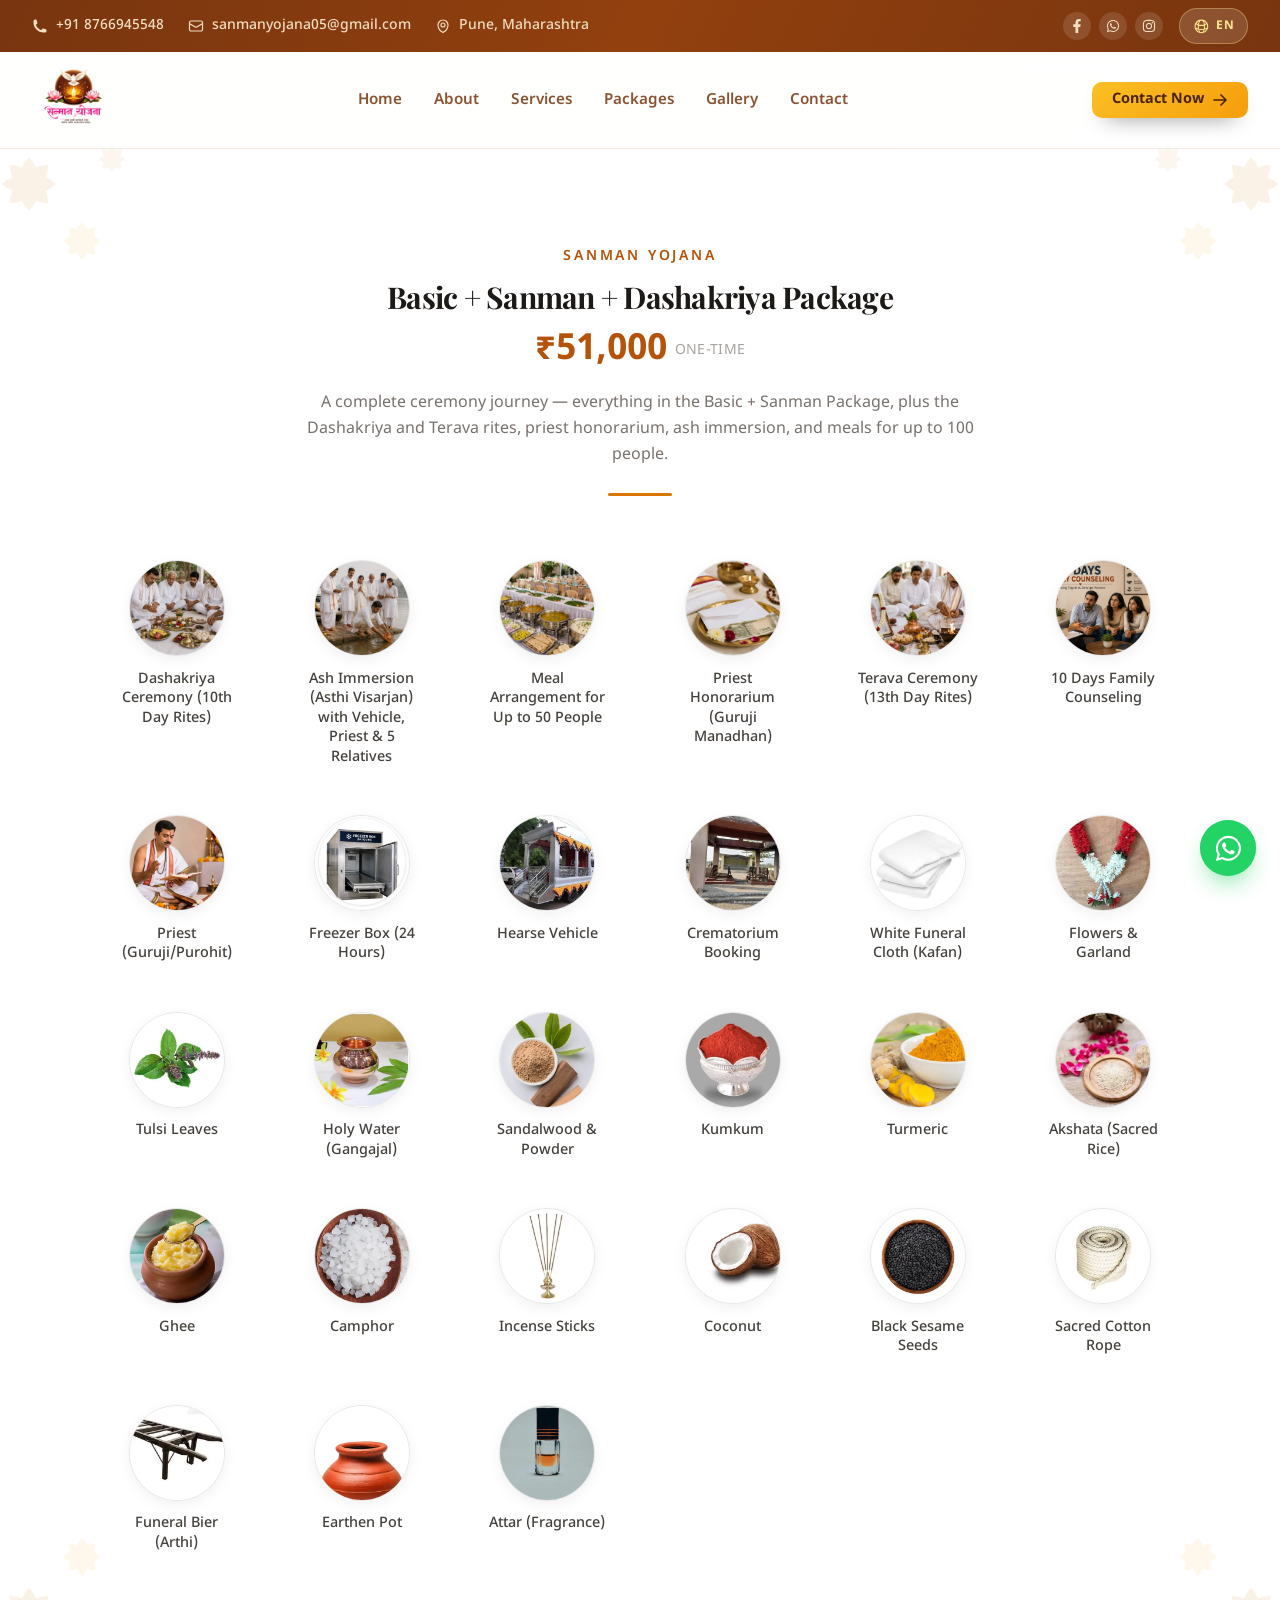
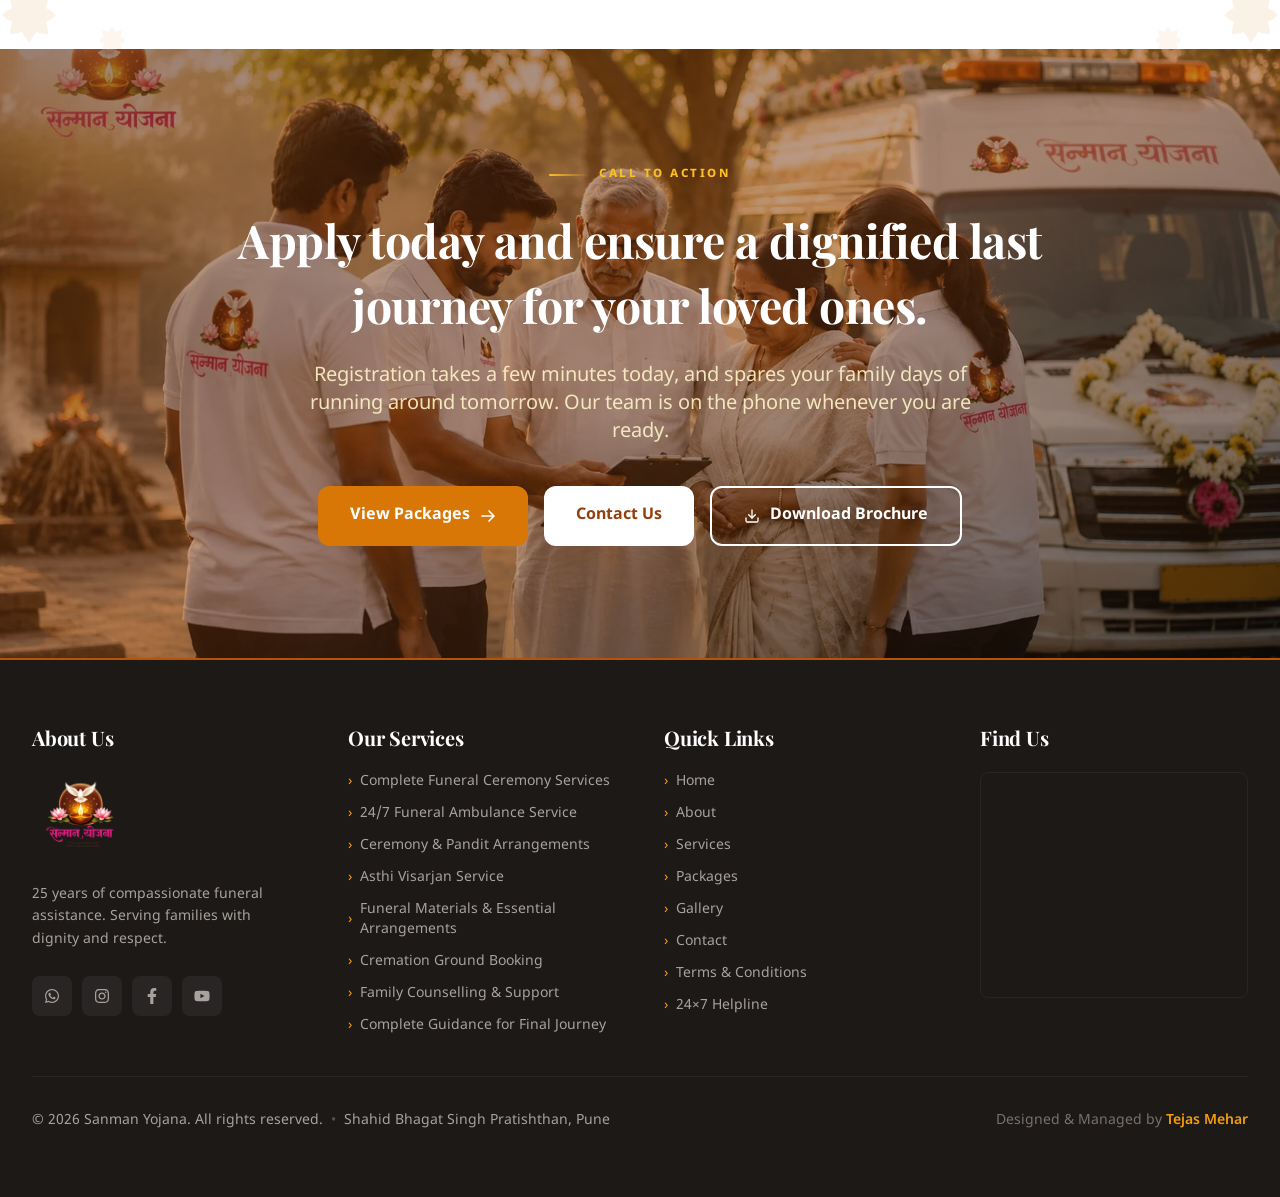
<file: package-dashakriya.html>
<!DOCTYPE html>
<html lang="en">
<head>
<meta charset="UTF-8">
<meta name="viewport" content="width=device-width, initial-scale=1.0">
<title data-i18n="page.title.pkgdashakriya">Dashakriya Funeral Package ₹51,000 in Pune | Sanman Yojana</title>
<meta name="description" data-i18n-content="page.desc.pkgdashakriya" content="Adds the Dashakriya (10th day) and Terava (13th day) rites, priest honorarium, asthi visarjan with vehicle and priest, and a meal for 100 — ₹51,000.">
<link rel="canonical" href="https://sanmanyojana.org/package-dashakriya.html">
<meta name="robots" content="index, follow, max-image-preview:large">
<meta name="author" content="Sanman Yojana — Shahid Bhagat Singh Pratishthan, Pune">
<meta name="theme-color" content="#b45309">

<!-- Open Graph / WhatsApp / Facebook -->
<meta property="og:type" content="website">
<meta property="og:site_name" content="Sanman Yojana">
<meta property="og:locale" content="en_IN">
<meta property="og:locale:alternate" content="mr_IN">
<meta property="og:locale:alternate" content="hi_IN">
<meta property="og:url" content="https://sanmanyojana.org/package-dashakriya.html">
<meta property="og:title" content="Dashakriya Funeral Package ₹51,000 in Pune | Sanman Yojana">
<meta property="og:description" content="Adds the Dashakriya (10th day) and Terava (13th day) rites, priest honorarium, asthi visarjan with vehicle and priest, and a meal for 100 — ₹51,000.">
<meta property="og:image" content="https://sanmanyojana.org/assets/img/og-logo.jpg">
<meta property="og:image:type" content="image/jpeg">
<meta property="og:image:width" content="1200">
<meta property="og:image:height" content="630">
<meta property="og:image:alt" content="Sanman Yojana — dignified funeral services in Pune">

<!-- Twitter / X -->
<meta name="twitter:card" content="summary_large_image">
<meta name="twitter:title" content="Dashakriya Funeral Package ₹51,000 in Pune | Sanman Yojana">
<meta name="twitter:description" content="Adds the Dashakriya (10th day) and Terava (13th day) rites, priest honorarium, asthi visarjan with vehicle and priest, and a meal for 100 — ₹51,000.">
<meta name="twitter:image" content="https://sanmanyojana.org/assets/img/og-logo.jpg">

<!-- Structured data: the plan itself, priced, plus the trail back to /packages.html. -->
<script type="application/ld+json">
{
  "@context": "https://schema.org",
  "@graph": [
    {
      "@type": "Service",
      "@id": "https://sanmanyojana.org/package-dashakriya.html#service",
      "name": "Basic + Sanman + Dashakriya Funeral Package",
      "serviceType": "Funeral package",
      "description": "Adds the Dashakriya (10th day) and Terava (13th day) rites, priest honorarium, asthi visarjan with vehicle and priest, and a meal arrangement for up to 50 people.",
      "url": "https://sanmanyojana.org/package-dashakriya.html",
      "provider": { "@id": "https://sanmanyojana.org/#organization" },
      "areaServed": [
        { "@type": "City", "name": "Pune" },
        { "@type": "City", "name": "Pimpri-Chinchwad" }
      ],
      "offers": {
        "@type": "Offer",
        "price": "51000",
        "priceCurrency": "INR",
        "availability": "https://schema.org/InStock",
        "url": "https://sanmanyojana.org/package-dashakriya.html"
      }
    },
    {
      "@type": "BreadcrumbList",
      "@id": "https://sanmanyojana.org/package-dashakriya.html#breadcrumb",
      "itemListElement": [
        { "@type": "ListItem", "position": 1, "name": "Home", "item": "https://sanmanyojana.org/" },
        { "@type": "ListItem", "position": 2, "name": "Packages", "item": "https://sanmanyojana.org/packages.html" },
        { "@type": "ListItem", "position": 3, "name": "Dashakriya Package", "item": "https://sanmanyojana.org/package-dashakriya.html" }
      ]
    }
  ]
}
</script>

<link rel="preconnect" href="https://fonts.googleapis.com">
<link rel="preconnect" href="https://fonts.gstatic.com" crossorigin>
<link href="https://fonts.googleapis.com/css2?family=Poppins:wght@400;500;600;700;800&family=Playfair+Display:wght@600;700;800&family=Noto+Sans+Devanagari:wght@400;500;600;700&display=swap" rel="stylesheet">

<!-- ===== AMPERSAND GLYPH OVERRIDE =====
     Playfair Display draws "&" as a decorative Et-ligature. These faces remap
     only U+0026 to the plain sans ampersand, so every "&" on the site matches. -->
<style>
@font-face{
  font-family:'Playfair Display';
  src:local('Poppins SemiBold'),local('Poppins'),local('Segoe UI Semibold'),local('Segoe UI'),local('Roboto'),local('Helvetica Neue'),local('Arial'),local('Liberation Sans'),local('Noto Sans');
  unicode-range:U+0026;
  font-weight:100 900;
  font-style:normal;
  font-display:swap;
}
@font-face{
  font-family:'Playfair Display';
  src:local('Poppins SemiBold'),local('Poppins'),local('Segoe UI Semibold'),local('Segoe UI'),local('Roboto'),local('Helvetica Neue'),local('Arial'),local('Liberation Sans'),local('Noto Sans');
  unicode-range:U+0026;
  font-weight:100 900;
  font-style:italic;
  font-display:swap;
}
</style>

<!-- Tailwind, compiled ahead of time. This used to be cdn.tailwindcss.com:
     407 KB of JavaScript that rebuilt the stylesheet in the browser on every
     visit, and left every page unstyled whenever that CDN was slow or blocked.
     The build is 42 KB (8 KB over the wire) and depends on nothing external.
     Theme and rebuild command: see tailwind.config.js in the project root. -->
<link rel="stylesheet" href="assets/css/tailwind.css">
<link rel="stylesheet" href="assets/css/style.css">

<!-- ===== REVEAL-ON-SCROLL FAILSAFE =====
     .reveal starts at opacity:0 and is only made visible by the scroll
     observer in main.js. That is the whole animation, but it also means a
     visit where that script never runs shows a page with almost nothing on
     it. Two nets, neither of which changes anything when the site works:
       1. scripting switched off  -> the classes are neutralised outright;
       2. main.js blocked, 404, or still stuck in a slow network -> after
          five seconds every remaining block is simply shown, using the same
          .show class the observer would have added. -->
<noscript><style>
  .reveal, .reveal-left, .reveal-right { opacity: 1 !important; transform: none !important; }
</style></noscript>
<script>
(function () {
  var root = document.documentElement;
  setTimeout(function () {
    if (root.getAttribute("data-sy-booted")) return;
    var els = document.querySelectorAll(".reveal:not(.show)");
    for (var i = 0; i < els.length; i++) els[i].classList.add("show");
  }, 5000);
})();
</script>
<link rel="icon" type="image/png" sizes="128x128" href="assets/img/favicon.png">
<link rel="apple-touch-icon" href="assets/img/favicon.png">
<style>
  .pkg-circle{
    display:block;
    width:5rem;height:5rem;
    padding:1.35rem;
    box-sizing:border-box;
    border-radius:50%;
    background:#fff;
    border:1px solid #E5E5E5;
    box-shadow:0 4px 14px rgba(0,0,0,0.06);
    color:#b45309;
    overflow:hidden;
    transition:transform .3s ease, box-shadow .3s ease, border-color .3s ease;
  }
  @media (min-width:640px){ .pkg-circle{ width:6rem; height:6rem; padding:1.7rem; } }
  .pkg-circle.pkg-photo{ padding:0; }
  .pkg-circle.pkg-photo picture{ display:block; width:100%; height:100%; }
  .pkg-circle.pkg-photo img{
    width:100%; height:100%;
    object-fit:cover;
    display:block;
  }
  .pkg-card:hover .pkg-circle{
    transform:translateY(-3px) scale(1.07);
    box-shadow:0 12px 24px rgba(180,83,9,0.16);
    border-color:#fcd9a6;
  }
  .pkg-name{
    margin-top:.85rem;
    font-size:.8rem;
    font-weight:500;
    color:#44403c;
    line-height:1.35;
    max-width:7.5rem;
  }
  @media (min-width:640px){ .pkg-name{ font-size:.9rem; } }

  .pkg-card:nth-child(6n+1){ transition-delay:0s; }
  .pkg-card:nth-child(6n+2){ transition-delay:.06s; }
  .pkg-card:nth-child(6n+3){ transition-delay:.12s; }
  .pkg-card:nth-child(6n+4){ transition-delay:.18s; }
  .pkg-card:nth-child(6n+5){ transition-delay:.24s; }
  .pkg-card:nth-child(6n+6){ transition-delay:.3s; }

  /* lotus flower motion — echoes the site's ceremony/spiceremony theme */
  @keyframes lotusSway {
    0%, 100% { transform:rotate(-6deg) scale(1); }
    50%      { transform:rotate(6deg) scale(1.05); }
  }
  .lotus-sway { transform-origin:50% 50%; animation:lotusSway 7s ease-in-out infinite; }

  .lotus-petal{
    position:absolute;
    top:-6%;
    color:#e2a640;
    opacity:0;
    pointer-events:none;
    animation-name:lotusFall;
    animation-timing-function:linear;
    animation-iteration-count:infinite;
  }
  @keyframes lotusFall{
    0%   { transform:translate(0,0) rotate(0deg);        opacity:0; }
    8%   { opacity:.5; }
    50%  { transform:translate(24px, 55vh) rotate(180deg); }
    92%  { opacity:.35; }
    100% { transform:translate(-16px, 112vh) rotate(360deg); opacity:0; }
  }

  @media (prefers-reduced-motion: reduce){
    .lotus-sway, .lotus-petal{ animation:none; }
  }
</style>
</head>

<body class="font-body bg-gradient-to-br from-amber-50 via-stone-50 to-yellow-50">

<a href="#main" class="sr-only focus:not-sr-only" data-i18n="common.skip">Skip to main content</a>

<!-- TOP BAR -->
<div class="site-topbar text-sm py-1.5 md:py-2">
  <div class="max-w-7xl mx-auto px-6 lg:px-8 flex flex-wrap items-center justify-center md:justify-between gap-x-6 gap-y-1.5">
    <div class="flex flex-wrap items-center justify-center gap-x-6 gap-y-1.5">
      <a data-link="phone" class="flex items-center gap-2 topbar-link transition font-medium">
        <svg class="w-4 h-4" fill="currentColor" viewBox="0 0 24 24"><path d="M2.25 6.75c0 8.284 6.716 15 15 15h2.25a2.25 2.25 0 0 0 2.25-2.25v-1.372c0-.516-.351-.966-.852-1.091l-4.423-1.106c-.44-.11-.902.055-1.173.417l-.97 1.293c-.282.376-.769.542-1.21.38a12.035 12.035 0 0 1-7.143-7.143c-.162-.441.004-.928.38-1.21l1.293-.97c.363-.271.527-.734.417-1.173L6.963 3.102a1.125 1.125 0 0 0-1.091-.852H4.5A2.25 2.25 0 0 0 2.25 4.5v2.25Z"/></svg>
        <span data-site="phone">+91 8766945548</span>
      </a>
      <a data-link="email" class="flex items-center gap-2 topbar-link transition font-medium">
        <svg class="w-4 h-4" fill="none" stroke="currentColor" stroke-width="1.8" viewBox="0 0 24 24"><path stroke-linecap="round" stroke-linejoin="round" d="M21.75 6.75v10.5a2.25 2.25 0 0 1-2.25 2.25h-15a2.25 2.25 0 0 1-2.25-2.25V6.75m19.5 0A2.25 2.25 0 0 0 19.5 4.5h-15a2.25 2.25 0 0 0-2.25 2.25m19.5 0v.243a2.25 2.25 0 0 1-1.07 1.916l-7.5 4.615a2.25 2.25 0 0 1-2.36 0L3.32 8.91a2.25 2.25 0 0 1-1.07-1.916V6.75"/></svg>
        <span data-site="email">sanmanyojana05@gmail.com</span>
      </a>
      <span class="hidden lg:flex items-center gap-2 font-medium">
        <svg class="w-4 h-4" fill="none" stroke="currentColor" stroke-width="1.8" viewBox="0 0 24 24"><path stroke-linecap="round" stroke-linejoin="round" d="M15 10.5a3 3 0 1 1-6 0 3 3 0 0 1 6 0Z"/><path stroke-linecap="round" stroke-linejoin="round" d="M19.5 10.5c0 7.142-7.5 11.25-7.5 11.25S4.5 17.642 4.5 10.5a7.5 7.5 0 1 1 15 0Z"/></svg>
        <span data-site="serviceArea">Pune, Maharashtra</span>
      </span>
    </div>

    <div class="hidden md:flex items-center gap-4">
      <div class="flex items-center gap-2">
        <a data-link="facebook" target="_blank" rel="noopener" aria-label="Facebook" class="tb-soc w-7 h-7 rounded-full grid place-items-center transition">
          <svg class="w-3.5 h-3.5" fill="currentColor" viewBox="0 0 320 512"><path d="M279.14 288l14.22-92.66h-88.91v-60.13c0-25.35 12.42-50.06 52.24-50.06h40.42V6.26S260.43 0 225.36 0c-73.22 0-121.08 44.38-121.08 124.72v70.62H22.89V288h81.39v224h100.17V288z"/></svg>
        </a>
        <a data-link="whatsapp" target="_blank" rel="noopener" aria-label="WhatsApp" class="tb-soc tb-soc-wa w-7 h-7 rounded-full grid place-items-center transition">
          <svg class="w-3.5 h-3.5" fill="currentColor" viewBox="0 0 448 512"><path d="M380.9 97.1C339 55.1 283.2 32 223.9 32c-122.4 0-222 99.6-222 222 0 39.1 10.2 77.3 29.6 111L0 480l117.7-30.9c32.4 17.7 68.9 27 106.1 27h.1c122.3 0 224.1-99.6 224.1-222 0-59.3-25.2-115-71.1-157zm-157 341.6c-33.2 0-65.7-8.9-94-25.7l-6.7-4-69.8 18.3L72 359.2l-4.4-7c-18.5-29.4-28.2-63.3-28.2-98.2 0-101.7 82.8-184.5 184.6-184.5 49.3 0 95.6 19.2 130.4 54.1 34.8 34.9 56.2 81.2 56.1 130.5 0 101.8-84.9 184.6-186.6 184.6zm101.2-138.2c-5.5-2.8-32.8-16.2-37.9-18-5.1-1.9-8.8-2.8-12.5 2.8-3.7 5.6-14.3 18-17.6 21.8-3.2 3.7-6.5 4.2-12 1.4-32.6-16.3-54-29.1-75.5-66-5.7-9.8 5.7-9.1 16.3-30.3 1.8-3.7.9-6.9-.5-9.7-1.4-2.8-12.5-30.1-17.1-41.2-4.5-10.8-9.1-9.3-12.5-9.5-3.2-.2-6.9-.2-10.6-.2-3.7 0-9.7 1.4-14.8 6.9-5.1 5.6-19.4 19-19.4 46.3 0 27.3 19.9 53.7 22.6 57.4 2.8 3.7 39.1 59.7 94.8 83.8 35.2 15.2 49 16.5 66.6 13.9 10.7-1.6 32.8-13.4 37.4-26.4 4.6-13 4.6-24.1 3.2-26.4-1.3-2.5-5-3.9-10.5-6.6z"/></svg>
        </a>
        <a data-link="instagram" target="_blank" rel="noopener" aria-label="Instagram" class="tb-soc w-7 h-7 rounded-full grid place-items-center transition">
          <svg class="w-3.5 h-3.5" fill="currentColor" viewBox="0 0 448 512"><path d="M224.1 141c-63.6 0-114.9 51.3-114.9 114.9s51.3 114.9 114.9 114.9S339 319.5 339 255.9 287.7 141 224.1 141zm0 189.6c-41.1 0-74.7-33.5-74.7-74.7s33.5-74.7 74.7-74.7 74.7 33.5 74.7 74.7-33.6 74.7-74.7 74.7zm146.4-194.3c0 14.9-12 26.8-26.8 26.8-14.9 0-26.8-12-26.8-26.8s12-26.8 26.8-26.8 26.8 12 26.8 26.8zm76.1 27.2c-1.7-35.9-9.9-67.7-36.2-93.9-26.2-26.2-58-34.4-93.9-36.2-37-2.1-147.9-2.1-184.9 0-35.8 1.7-67.6 9.9-93.9 36.1s-34.4 58-36.2 93.9c-2.1 37-2.1 147.9 0 184.9 1.7 35.9 9.9 67.7 36.2 93.9s58 34.4 93.9 36.2c37 2.1 147.9 2.1 184.9 0 35.9-1.7 67.7-9.9 93.9-36.2 26.2-26.2 34.4-58 36.2-93.9 2.1-37 2.1-147.8 0-184.8zM398.8 388c-7.8 19.6-22.9 34.7-42.6 42.6-29.5 11.7-99.5 9-132.1 9s-102.7 2.6-132.1-9c-19.6-7.8-34.7-22.9-42.6-42.6-11.7-29.5-9-99.5-9-132.1s-2.6-102.7 9-132.1c7.8-19.6 22.9-34.7 42.6-42.6 29.5-11.7 99.5-9 132.1-9s102.7-2.6 132.1 9c19.6 7.8 34.7 22.9 42.6 42.6 11.7 29.5 9 99.5 9 132.1s2.7 102.7-9 132.1z"/></svg>
        </a>
      </div>
      <div class="lang-switch">
        <button type="button" class="lang-toggle lang-toggle-light" aria-haspopup="true" aria-expanded="false" aria-label="Change language">
          <svg class="w-4 h-4" fill="none" stroke="currentColor" stroke-width="1.6" viewBox="0 0 24 24" aria-hidden="true"><path stroke-linecap="round" stroke-linejoin="round" d="M12 21a9.004 9.004 0 0 0 8.716-6.747M12 21a9.004 9.004 0 0 1-8.716-6.747M12 21c2.485 0 4.5-4.03 4.5-9S14.485 3 12 3m0 18c-2.485 0-4.5-4.03-4.5-9S9.515 3 12 3m0 0a8.997 8.997 0 0 1 7.843 4.582M12 3a8.997 8.997 0 0 0-7.843 4.582m15.686 0A11.953 11.953 0 0 1 12 10.5c-2.998 0-5.74-1.1-7.843-2.918m15.686 0A8.959 8.959 0 0 1 21 12c0 .778-.099 1.533-.284 2.253m0 0A17.919 17.919 0 0 1 12 16.5c-3.162 0-6.133-.815-8.716-2.247m0 0A9.015 9.015 0 0 1 3 12c0-1.605.42-3.113 1.157-4.418"/></svg>
          <span class="lang-current">EN</span>
        </button>
        <div class="lang-menu">
          <button type="button" class="lang-btn" data-lang="en">English</button>
          <button type="button" class="lang-btn" data-lang="mr">मराठी</button>
          <button type="button" class="lang-btn" data-lang="hi">हिंदी</button>
        </div>
      </div>
    </div>
  </div>
</div>

<!-- HEADER -->
<header id="siteHeader" class="sticky top-0 z-50 transition-all">
  <div class="max-w-7xl mx-auto px-4 sm:px-6 lg:px-8">
    <div class="h-20 sm:h-24 flex items-center justify-between gap-3 sm:gap-4">

      <a href="index.html" class="shrink-0" aria-label="Sanman Yojana — Home">
        <img data-logo src="assets/img/logo2.webp" alt="Sanman Yojana" class="site-logo">
      </a>

      <nav class="hidden lg:flex items-center gap-6 xl:gap-8">
        <a href="index.html" class="nav-link" data-i18n="nav.home">Home</a>
        <a href="about.html" class="nav-link" data-i18n="nav.about">About</a>
        <a href="services.html" class="nav-link" data-i18n="nav.services">Services</a>
        <a href="packages.html" class="nav-link active" data-i18n="nav.packages">Packages</a>
        <a href="gallery.html" class="nav-link" data-i18n="nav.gallery">Gallery</a>
        <a href="contact.html" class="nav-link" data-i18n="nav.contact">Contact</a>
      </nav>

      <div class="flex items-center gap-2 sm:gap-3">
        <a href="contact.html#enquiry" class="nav-cta nav-cta-header hidden lg:inline-flex">
          <span data-i18n="nav.contactnow">Contact Now</span>
          <svg fill="none" stroke="currentColor" stroke-width="2.5" viewBox="0 0 24 24" aria-hidden="true"><path stroke-linecap="round" stroke-linejoin="round" d="M13.5 4.5 21 12m0 0-7.5 7.5M21 12H3"/></svg>
        </a>

        <div class="lang-switch md:hidden">
          <button type="button" class="lang-toggle lang-toggle-light" aria-haspopup="true" aria-expanded="false" aria-label="Change language">
            <svg class="w-4 h-4" fill="none" stroke="currentColor" stroke-width="1.6" viewBox="0 0 24 24" aria-hidden="true"><path stroke-linecap="round" stroke-linejoin="round" d="M12 21a9.004 9.004 0 0 0 8.716-6.747M12 21a9.004 9.004 0 0 1-8.716-6.747M12 21c2.485 0 4.5-4.03 4.5-9S14.485 3 12 3m0 18c-2.485 0-4.5-4.03-4.5-9S9.515 3 12 3m0 0a8.997 8.997 0 0 1 7.843 4.582M12 3a8.997 8.997 0 0 0-7.843 4.582m15.686 0A11.953 11.953 0 0 1 12 10.5c-2.998 0-5.74-1.1-7.843-2.918m15.686 0A8.959 8.959 0 0 1 21 12c0 .778-.099 1.533-.284 2.253m0 0A17.919 17.919 0 0 1 12 16.5c-3.162 0-6.133-.815-8.716-2.247m0 0A9.015 9.015 0 0 1 3 12c0-1.605.42-3.113 1.157-4.418"/></svg>
            <span class="lang-current">EN</span>
          </button>
          <div class="lang-menu">
            <button type="button" class="lang-btn" data-lang="en">English</button>
            <button type="button" class="lang-btn" data-lang="mr">मराठी</button>
            <button type="button" class="lang-btn" data-lang="hi">हिंदी</button>
          </div>
        </div>

        <button id="menuBtn" aria-expanded="false" aria-label="Open menu" class="menu-btn lg:hidden w-12 h-12 rounded-lg grid place-items-center">
          <svg class="ico-open w-7 h-7" fill="none" stroke="currentColor" stroke-width="2" viewBox="0 0 24 24"><path stroke-linecap="round" d="M3.75 6.75h16.5M3.75 12h16.5m-16.5 5.25h16.5"/></svg>
          <svg class="ico-close hidden w-7 h-7" fill="none" stroke="currentColor" stroke-width="2" viewBox="0 0 24 24"><path stroke-linecap="round" d="M6 18 18 6M6 6l12 12"/></svg>
        </button>
      </div>
    </div>
  </div>

  <div id="mobileMenu" class="lg:hidden">
    <nav class="px-4 py-3 flex flex-col gap-1">
      <a href="index.html" class="mnav-link px-4 py-3 rounded-lg font-semibold" data-i18n="nav.home">Home</a>
      <a href="about.html" class="mnav-link px-4 py-3 rounded-lg font-semibold" data-i18n="nav.about">About</a>
      <a href="services.html" class="mnav-link px-4 py-3 rounded-lg font-semibold" data-i18n="nav.services">Services</a>
      <a href="packages.html" class="mnav-link px-4 py-3 rounded-lg font-semibold" data-i18n="nav.packages">Packages</a>
      <a href="gallery.html" class="mnav-link px-4 py-3 rounded-lg font-semibold" data-i18n="nav.gallery">Gallery</a>
      <a href="contact.html" class="mnav-link px-4 py-3 rounded-lg font-semibold" data-i18n="nav.contact">Contact</a>
      <a href="contact.html#enquiry" class="nav-cta mt-2 justify-center py-3.5 text-[0.95rem]">
        <span data-i18n="nav.contactnow">Contact Now</span>
        <svg fill="none" stroke="currentColor" stroke-width="2.5" viewBox="0 0 24 24" aria-hidden="true"><path stroke-linecap="round" stroke-linejoin="round" d="M13.5 4.5 21 12m0 0-7.5 7.5M21 12H3"/></svg>
      </a>
    </nav>
  </div>
</header>

<main id="main" class="relative">

<!-- Reusable lotus decoration (hidden defs) -->
<svg width="0" height="0" class="absolute" aria-hidden="true" focusable="false">
  <defs>
    <path id="lotusPetalPath" d="M20,24 C13,20 12,10 20,2 C28,10 27,20 20,24 Z"/>
    <symbol id="lotusFlower" viewBox="0 0 40 40">
      <g fill="currentColor">
        <use href="#lotusPetalPath" transform="rotate(0 20 20)"/>
        <use href="#lotusPetalPath" transform="rotate(45 20 20)"/>
        <use href="#lotusPetalPath" transform="rotate(90 20 20)"/>
        <use href="#lotusPetalPath" transform="rotate(135 20 20)"/>
        <use href="#lotusPetalPath" transform="rotate(180 20 20)"/>
        <use href="#lotusPetalPath" transform="rotate(225 20 20)"/>
        <use href="#lotusPetalPath" transform="rotate(270 20 20)"/>
        <use href="#lotusPetalPath" transform="rotate(315 20 20)"/>
      </g>
      <circle cx="20" cy="20" r="4" fill="currentColor" opacity="0.9"/>
    </symbol>
    <symbol id="lotusPetalSingle" viewBox="0 0 40 40">
      <use href="#lotusPetalPath" fill="currentColor"/>
    </symbol>
  </defs>
</svg>

<!-- PACKAGE DETAILS -->
<section class="relative py-16 sm:py-20 lg:py-24 bg-white overflow-hidden">

  <!-- corner flower clusters (gentle sway) -->
  <div class="absolute -top-4 -left-4 w-56 h-56 sm:w-64 sm:h-64 pointer-events-none select-none" aria-hidden="true">
    <svg class="absolute text-amber-600 opacity-[0.09] lotus-sway" style="width:60px;height:60px;top:8%;left:6%;animation-delay:0s;"><use href="#lotusFlower"/></svg>
    <svg class="absolute text-amber-500 opacity-[0.07] lotus-sway" style="width:42px;height:42px;top:34%;left:30%;animation-delay:-2.4s;"><use href="#lotusFlower"/></svg>
    <svg class="absolute text-amber-600 opacity-[0.06] lotus-sway" style="width:30px;height:30px;top:4%;left:44%;animation-delay:-4.8s;"><use href="#lotusFlower"/></svg>
  </div>
  <div class="absolute -top-4 -right-4 w-56 h-56 sm:w-64 sm:h-64 pointer-events-none select-none" aria-hidden="true">
    <svg class="absolute text-amber-600 opacity-[0.09] lotus-sway" style="width:60px;height:60px;top:8%;right:6%;animation-delay:-1.2s;"><use href="#lotusFlower"/></svg>
    <svg class="absolute text-amber-500 opacity-[0.07] lotus-sway" style="width:42px;height:42px;top:34%;right:30%;animation-delay:-3.6s;"><use href="#lotusFlower"/></svg>
    <svg class="absolute text-amber-600 opacity-[0.06] lotus-sway" style="width:30px;height:30px;top:4%;right:44%;animation-delay:-5.4s;"><use href="#lotusFlower"/></svg>
  </div>
  <div class="absolute -bottom-4 -left-4 w-56 h-56 sm:w-64 sm:h-64 pointer-events-none select-none" aria-hidden="true">
    <svg class="absolute text-amber-600 opacity-[0.09] lotus-sway" style="width:60px;height:60px;bottom:8%;left:6%;animation-delay:-0.6s;"><use href="#lotusFlower"/></svg>
    <svg class="absolute text-amber-500 opacity-[0.07] lotus-sway" style="width:42px;height:42px;bottom:34%;left:30%;animation-delay:-3s;"><use href="#lotusFlower"/></svg>
    <svg class="absolute text-amber-600 opacity-[0.06] lotus-sway" style="width:30px;height:30px;bottom:4%;left:44%;animation-delay:-5.7s;"><use href="#lotusFlower"/></svg>
  </div>
  <div class="absolute -bottom-4 -right-4 w-56 h-56 sm:w-64 sm:h-64 pointer-events-none select-none" aria-hidden="true">
    <svg class="absolute text-amber-600 opacity-[0.09] lotus-sway" style="width:60px;height:60px;bottom:8%;right:6%;animation-delay:-1.8s;"><use href="#lotusFlower"/></svg>
    <svg class="absolute text-amber-500 opacity-[0.07] lotus-sway" style="width:42px;height:42px;bottom:34%;right:30%;animation-delay:-4.2s;"><use href="#lotusFlower"/></svg>
    <svg class="absolute text-amber-600 opacity-[0.06] lotus-sway" style="width:30px;height:30px;bottom:4%;right:44%;animation-delay:-6.3s;"><use href="#lotusFlower"/></svg>
  </div>

  <!-- drifting lotus petals -->
  <svg class="lotus-petal" style="left:6%;width:11px;height:11px;animation-duration:16s;animation-delay:-2s;" aria-hidden="true"><use href="#lotusPetalSingle"/></svg>
  <svg class="lotus-petal" style="left:20%;width:9px;height:9px;animation-duration:13s;animation-delay:-7s;" aria-hidden="true"><use href="#lotusPetalSingle"/></svg>
  <svg class="lotus-petal" style="left:35%;width:13px;height:13px;animation-duration:19s;animation-delay:-4s;" aria-hidden="true"><use href="#lotusPetalSingle"/></svg>
  <svg class="lotus-petal" style="left:50%;width:10px;height:10px;animation-duration:15s;animation-delay:-10s;" aria-hidden="true"><use href="#lotusPetalSingle"/></svg>
  <svg class="lotus-petal" style="left:65%;width:12px;height:12px;animation-duration:18s;animation-delay:-1s;" aria-hidden="true"><use href="#lotusPetalSingle"/></svg>
  <svg class="lotus-petal" style="left:80%;width:9px;height:9px;animation-duration:14s;animation-delay:-9s;" aria-hidden="true"><use href="#lotusPetalSingle"/></svg>
  <svg class="lotus-petal" style="left:92%;width:12px;height:12px;animation-duration:17s;animation-delay:-5s;" aria-hidden="true"><use href="#lotusPetalSingle"/></svg>

  <div class="relative z-10 max-w-6xl mx-auto px-4 sm:px-6 lg:px-8">

    <!-- Title -->
    <div class="reveal text-center max-w-2xl mx-auto mb-14 sm:mb-16">
      <span class="inline-block text-xs sm:text-sm font-semibold tracking-[0.2em] uppercase text-amber-700 mb-3" data-i18n="pkg.dashakriya.eyebrow">Sanman Yojana</span>
      <h1 class="text-lg sm:text-2xl md:text-3xl font-bold text-stone-900 mb-4 tracking-tight whitespace-normal sm:whitespace-nowrap" data-i18n="pkg.dashakriya.title">Basic + Sanman + Dashakriya Package</h1>
      <div class="flex items-center justify-center gap-2 mb-5">
        <span class="text-3xl sm:text-4xl font-bold text-amber-700">₹51,000</span>
        <span class="text-sm text-stone-400 uppercase tracking-wide" data-i18n="pkg.dashakriya.priceunit">one-time</span>
      </div>
      <p class="text-stone-500 leading-relaxed" data-i18n="pkg.dashakriya.desc">A complete ceremony journey — everything in the Basic + Sanman Package, plus the Dashakriya and Terava rites, priest honorarium, ash immersion, and meals for up to 50 people.</p>
      <div class="w-16 h-[3px] bg-amber-600 rounded-full mx-auto mt-6"></div>
    </div>

    <!-- Items Grid -->
    <div class="grid grid-cols-3 md:grid-cols-4 lg:grid-cols-5 xl:grid-cols-6 gap-x-5 gap-y-10 sm:gap-x-6 sm:gap-y-12">

      <!-- 1. Dashakriya Ceremony -->
      <div class="pkg-card reveal group flex flex-col items-center text-center">
        <span class="pkg-circle pkg-photo">
          <img src="image/basic/dashakriya-extra/dashakriya-ceremony.webp" width="320" height="320" alt="Dashakriya Ceremony (10th Day Rites)" loading="lazy" decoding="async">
        </span>
        <p class="pkg-name" data-i18n="pkg.dashakriya.item1">Dashakriya Ceremony (10th Day Rites)</p>
      </div>

      <!-- 2. Ash Immersion + Vehicle + Priest + 5 Relatives -->
      <div class="pkg-card reveal group flex flex-col items-center text-center">
        <span class="pkg-circle pkg-photo">
          <img src="image/basic/dashakriya-extra/ash-immersion.webp" width="320" height="320" alt="Ash Immersion (Asthi Visarjan) with Vehicle, Priest &amp; 5 Relatives" loading="lazy" decoding="async">
        </span>
        <p class="pkg-name" data-i18n="pkg.dashakriya.item2">Ash Immersion (Asthi Visarjan) with Vehicle, Priest &amp; 5 Relatives</p>
      </div>

      <!-- 3. Meal Arrangement for Up to 50 People -->
      <div class="pkg-card reveal group flex flex-col items-center text-center">
        <span class="pkg-circle pkg-photo">
          <img src="image/basic/dashakriya-extra/meal-arrangement.webp" width="320" height="320" alt="Meal Arrangement for Up to 50 People" loading="lazy" decoding="async">
        </span>
        <p class="pkg-name" data-i18n="pkg.dashakriya.item3">Meal Arrangement for Up to 50 People</p>
      </div>

      <!-- 4. Priest Honorarium -->
      <div class="pkg-card reveal group flex flex-col items-center text-center">
        <span class="pkg-circle pkg-photo">
          <img src="image/basic/dashakriya-extra/priest-honorarium.webp" width="320" height="320" alt="Priest Honorarium (Guruji Manadhan)" loading="lazy" decoding="async">
        </span>
        <p class="pkg-name" data-i18n="pkg.dashakriya.item4">Priest Honorarium (Guruji Manadhan)</p>
      </div>

      <!-- 5. Terava Ceremony (13th Day Rites) -->
      <div class="pkg-card reveal group flex flex-col items-center text-center">
        <span class="pkg-circle pkg-photo">
          <img src="image/basic/dashakriya-extra/terava-ceremony.webp" width="320" height="320" alt="Terava Ceremony (13th Day Rites)" loading="lazy" decoding="async">
        </span>
        <p class="pkg-name" data-i18n="pkg.dashakriya.item5">Terava Ceremony (13th Day Rites)</p>
      </div>

      <!-- 6. 10 Days Family Counseling -->
      <div class="pkg-card reveal group flex flex-col items-center text-center">
        <span class="pkg-circle pkg-photo">
          <img src="image/basic/sanman-extra/family-counseling.webp" width="320" height="320" alt="10 Days Family Counseling" loading="lazy" decoding="async">
        </span>
        <p class="pkg-name" data-i18n="pkg.dashakriya.item6">10 Days Family Counseling</p>
      </div>

      <!-- 7. Priest (Guruji/Purohit) -->
      <div class="pkg-card reveal group flex flex-col items-center text-center">
        <span class="pkg-circle pkg-photo">
          <img src="image/basic/sanman-extra/priest.webp" width="320" height="320" alt="Priest (Guruji/Purohit)" loading="lazy" decoding="async">
        </span>
        <p class="pkg-name" data-i18n="pkg.dashakriya.item7">Priest (Guruji/Purohit)</p>
      </div>

      <!-- 8. Freezer Box (24 Hours) -->
      <div class="pkg-card reveal group flex flex-col items-center text-center">
        <span class="pkg-circle pkg-photo">
          <img src="image/basic/sanman-extra/freezer-box.webp" width="320" height="320" alt="Freezer Box (24 Hours)" loading="lazy" decoding="async">
        </span>
        <p class="pkg-name" data-i18n="pkg.dashakriya.item8">Freezer Box (24 Hours)</p>
      </div>

      <!-- 10. Hearse Vehicle -->
      <div class="pkg-card reveal group flex flex-col items-center text-center">
        <span class="pkg-circle pkg-photo">
          <picture>
            <source srcset="image/basic/optimized/hearse-vehicle.webp" type="image/webp">
            <img src="image/basic/optimized/hearse-vehicle.jpg" width="320" height="320" alt="Hearse Vehicle" loading="lazy" decoding="async">
          </picture>
        </span>
        <p class="pkg-name" data-i18n="pkg.dashakriya.item10">Hearse Vehicle</p>
      </div>

      <!-- 11. Crematorium Booking -->
      <div class="pkg-card reveal group flex flex-col items-center text-center">
        <span class="pkg-circle pkg-photo">
          <picture>
            <source srcset="image/basic/optimized/crematorium-booking.webp" type="image/webp">
            <img src="image/basic/optimized/crematorium-booking.jpg" width="320" height="320" alt="Crematorium Booking" loading="lazy" decoding="async">
          </picture>
        </span>
        <p class="pkg-name" data-i18n="pkg.dashakriya.item11">Crematorium Booking</p>
      </div>

      <!-- 12. Kafan (White Funeral Cloth) -->
      <div class="pkg-card reveal group flex flex-col items-center text-center">
        <span class="pkg-circle pkg-photo">
          <picture>
            <source srcset="image/basic/optimized/white-funeral-cloth-kafan.webp" type="image/webp">
            <img src="image/basic/optimized/white-funeral-cloth-kafan.jpg" width="320" height="320" alt="White Funeral Cloth (Kafan)" loading="lazy" decoding="async">
          </picture>
        </span>
        <p class="pkg-name" data-i18n="pkg.dashakriya.item12">White Funeral Cloth (Kafan)</p>
      </div>

      <!-- 13. Flowers & Garland -->
      <div class="pkg-card reveal group flex flex-col items-center text-center">
        <span class="pkg-circle pkg-photo">
          <picture>
            <source srcset="image/basic/optimized/flowers-garland.webp" type="image/webp">
            <img src="image/basic/optimized/flowers-garland.jpg" width="320" height="320" alt="Flowers & Garland" loading="lazy" decoding="async">
          </picture>
        </span>
        <p class="pkg-name" data-i18n="pkg.dashakriya.item13">Flowers &amp; Garland</p>
      </div>

      <!-- 14. Tulsi Leaves -->
      <div class="pkg-card reveal group flex flex-col items-center text-center">
        <span class="pkg-circle pkg-photo">
          <picture>
            <source srcset="image/basic/optimized/tulsi-leaves.webp" type="image/webp">
            <img src="image/basic/optimized/tulsi-leaves.jpg" width="320" height="320" alt="Tulsi Leaves" loading="lazy" decoding="async">
          </picture>
        </span>
        <p class="pkg-name" data-i18n="pkg.dashakriya.item14">Tulsi Leaves</p>
      </div>

      <!-- 15. Holy Water (Gangajal) -->
      <div class="pkg-card reveal group flex flex-col items-center text-center">
        <span class="pkg-circle pkg-photo">
          <picture>
            <source srcset="image/basic/optimized/holy-water.webp" type="image/webp">
            <img src="image/basic/optimized/holy-water.jpg" width="320" height="320" alt="Holy Water (Gangajal)" loading="lazy" decoding="async">
          </picture>
        </span>
        <p class="pkg-name" data-i18n="pkg.dashakriya.item15">Holy Water (Gangajal)</p>
      </div>

      <!-- 16. Sandalwood & Powder -->
      <div class="pkg-card reveal group flex flex-col items-center text-center">
        <span class="pkg-circle pkg-photo">
          <picture>
            <source srcset="image/basic/optimized/sandalwood-powder.webp" type="image/webp">
            <img src="image/basic/optimized/sandalwood-powder.jpg" width="320" height="320" alt="Sandalwood &amp; Powder" loading="lazy" decoding="async">
          </picture>
        </span>
        <p class="pkg-name" data-i18n="pkg.dashakriya.item16">Sandalwood &amp; Powder</p>
      </div>

      <!-- 17. Kumkum -->
      <div class="pkg-card reveal group flex flex-col items-center text-center">
        <span class="pkg-circle pkg-photo">
          <picture>
            <source srcset="image/basic/optimized/kumkum.webp" type="image/webp">
            <img src="image/basic/optimized/kumkum.jpg" width="320" height="320" alt="Kumkum" loading="lazy" decoding="async">
          </picture>
        </span>
        <p class="pkg-name" data-i18n="pkg.dashakriya.item17">Kumkum</p>
      </div>

      <!-- 18. Turmeric -->
      <div class="pkg-card reveal group flex flex-col items-center text-center">
        <span class="pkg-circle pkg-photo">
          <picture>
            <source srcset="image/basic/optimized/turmeric.webp" type="image/webp">
            <img src="image/basic/optimized/turmeric.jpg" width="320" height="320" alt="Turmeric" loading="lazy" decoding="async">
          </picture>
        </span>
        <p class="pkg-name" data-i18n="pkg.dashakriya.item18">Turmeric</p>
      </div>

      <!-- 19. Akshata (Sacred Rice) -->
      <div class="pkg-card reveal group flex flex-col items-center text-center">
        <span class="pkg-circle pkg-photo">
          <picture>
            <source srcset="image/basic/optimized/akshata.webp" type="image/webp">
            <img src="image/basic/optimized/akshata.jpg" width="320" height="320" alt="Akshata (Sacred Rice)" loading="lazy" decoding="async">
          </picture>
        </span>
        <p class="pkg-name" data-i18n="pkg.dashakriya.item19">Akshata (Sacred Rice)</p>
      </div>

      <!-- 20. Ghee -->
      <div class="pkg-card reveal group flex flex-col items-center text-center">
        <span class="pkg-circle pkg-photo">
          <picture>
            <source srcset="image/basic/optimized/ghee.webp" type="image/webp">
            <img src="image/basic/optimized/ghee.jpg" width="320" height="320" alt="Ghee" loading="lazy" decoding="async">
          </picture>
        </span>
        <p class="pkg-name" data-i18n="pkg.dashakriya.item20">Ghee</p>
      </div>

      <!-- 21. Camphor -->
      <div class="pkg-card reveal group flex flex-col items-center text-center">
        <span class="pkg-circle pkg-photo">
          <picture>
            <source srcset="image/basic/optimized/camphor.webp" type="image/webp">
            <img src="image/basic/optimized/camphor.jpg" width="320" height="320" alt="Camphor" loading="lazy" decoding="async">
          </picture>
        </span>
        <p class="pkg-name" data-i18n="pkg.dashakriya.item21">Camphor</p>
      </div>

      <!-- 22. Incense Sticks -->
      <div class="pkg-card reveal group flex flex-col items-center text-center">
        <span class="pkg-circle pkg-photo">
          <picture>
            <source srcset="image/basic/optimized/incense-sticks.webp" type="image/webp">
            <img src="image/basic/optimized/incense-sticks.jpg" width="320" height="320" alt="Incense Sticks" loading="lazy" decoding="async">
          </picture>
        </span>
        <p class="pkg-name" data-i18n="pkg.dashakriya.item22">Incense Sticks</p>
      </div>

      <!-- 23. Coconut -->
      <div class="pkg-card reveal group flex flex-col items-center text-center">
        <span class="pkg-circle pkg-photo">
          <picture>
            <source srcset="image/basic/optimized/coconut.webp" type="image/webp">
            <img src="image/basic/optimized/coconut.jpg" width="320" height="320" alt="Coconut" loading="lazy" decoding="async">
          </picture>
        </span>
        <p class="pkg-name" data-i18n="pkg.dashakriya.item23">Coconut</p>
      </div>

      <!-- 24. Black Sesame Seeds -->
      <div class="pkg-card reveal group flex flex-col items-center text-center">
        <span class="pkg-circle pkg-photo">
          <picture>
            <source srcset="image/basic/optimized/black-sesame.webp" type="image/webp">
            <img src="image/basic/optimized/black-sesame.jpg" width="320" height="320" alt="Black Sesame Seeds" loading="lazy" decoding="async">
          </picture>
        </span>
        <p class="pkg-name" data-i18n="pkg.dashakriya.item24">Black Sesame Seeds</p>
      </div>

      <!-- 25. Sacred Cotton Rope -->
      <div class="pkg-card reveal group flex flex-col items-center text-center">
        <span class="pkg-circle pkg-photo">
          <picture>
            <source srcset="image/basic/optimized/sacred-cotton-rope.webp" type="image/webp">
            <img src="image/basic/optimized/sacred-cotton-rope.jpg" width="320" height="320" alt="Sacred Cotton Rope" loading="lazy" decoding="async">
          </picture>
        </span>
        <p class="pkg-name" data-i18n="pkg.dashakriya.item25">Sacred Cotton Rope</p>
      </div>

      <!-- 26. Funeral Bier (Arthi) -->
      <div class="pkg-card reveal group flex flex-col items-center text-center">
        <span class="pkg-circle pkg-photo">
          <picture>
            <source srcset="image/basic/optimized/funeral-bier.webp" type="image/webp">
            <img src="image/basic/optimized/funeral-bier.jpg" width="320" height="320" alt="Funeral Bier (Arthi)" loading="lazy" decoding="async">
          </picture>
        </span>
        <p class="pkg-name" data-i18n="pkg.dashakriya.item26">Funeral Bier (Arthi)</p>
      </div>

      <!-- 27. Earthen Pot -->
      <div class="pkg-card reveal group flex flex-col items-center text-center">
        <span class="pkg-circle pkg-photo">
          <picture>
            <source srcset="image/basic/optimized/earthen-pot.webp" type="image/webp">
            <img src="image/basic/optimized/earthen-pot.jpg" width="320" height="320" alt="Earthen Pot" loading="lazy" decoding="async">
          </picture>
        </span>
        <p class="pkg-name" data-i18n="pkg.dashakriya.item27">Earthen Pot</p>
      </div>

      <!-- 28. Attar (Fragrance) -->
      <div class="pkg-card reveal group flex flex-col items-center text-center">
        <span class="pkg-circle pkg-photo">
          <picture>
            <source srcset="image/basic/optimized/attar-fragrance.webp" type="image/webp">
            <img src="image/basic/optimized/attar-fragrance.jpg" width="320" height="320" alt="Attar (Fragrance)" loading="lazy" decoding="async">
          </picture>
        </span>
        <p class="pkg-name" data-i18n="pkg.dashakriya.item28">Attar (Fragrance)</p>
      </div>

    </div>

  </div>
</section>

<!-- ============================================================
     CTA BAND
     ============================================================ -->
<section class="relative py-20 lg:py-28 overflow-hidden bg-amber-900">
  <div class="absolute inset-0 bg-cover bg-center" style="background-image:url('image/packageCTA1.webp');" aria-hidden="true"></div>
  <div class="absolute inset-0 bg-gradient-to-br from-amber-950/55 via-amber-900/45 to-stone-950/55" aria-hidden="true"></div>

  <div class="relative z-10 max-w-4xl mx-auto px-4 sm:px-6 lg:px-8 text-center">
    <span class="sx-kicker is-light justify-center mb-6 reveal">
      <span class="sx-rule" style="background:linear-gradient(90deg,#fbbf24,rgba(251,191,36,0))"></span><span data-i18n="svc.cta.kicker">Call to Action</span>
    </span>
    <!-- leading is repeated per breakpoint: the `sm:text-4xl` media rule ships
         its own line-height and would otherwise win over a base `leading-*` -->
    <h2 class="reveal text-3xl sm:text-4xl lg:text-[2.9rem] font-bold text-white leading-[1.4] sm:leading-[1.4] lg:leading-[1.4] mb-6" data-i18n="svc.cta.title">
      Apply today and ensure a dignified last journey for your loved ones.
    </h2>
    <p class="reveal d1 text-lg sm:text-xl text-amber-100/90 leading-relaxed mb-10 max-w-2xl mx-auto" data-i18n="svc.cta.desc">
      Registration takes a few minutes today, and spares your family days of running around tomorrow.
      Our team is on the phone whenever you are ready.
    </p>
    <div class="reveal d2 flex flex-row flex-wrap gap-3 sm:gap-4 justify-center">
      <a href="packages.html" class="inline-flex items-center justify-center gap-2.5 px-5 sm:px-8 py-3.5 sm:py-4 bg-amber-600 hover:bg-amber-500 text-white font-bold text-sm sm:text-base rounded-xl transition-all duration-300 hover:shadow-xl hover:-translate-y-0.5">
        <span data-i18n="svc.cta.btnPackages">View Packages</span>
        <svg class="w-4 h-4" fill="none" stroke="currentColor" stroke-width="2.5" viewBox="0 0 24 24"><path stroke-linecap="round" stroke-linejoin="round" d="M13.5 4.5 21 12m0 0-7.5 7.5M21 12H3"/></svg>
      </a>
      <a href="contact.html#enquiry" class="inline-flex items-center justify-center gap-2.5 px-5 sm:px-8 py-3.5 sm:py-4 bg-white hover:bg-amber-50 text-amber-800 font-bold text-sm sm:text-base rounded-xl transition-all duration-300 hover:shadow-xl hover:-translate-y-0.5">
        <span data-i18n="pkg.contactus">Contact Us</span>
      </a>
      <a href="image/packages.pdf" download="Sanman-Yojana-Packages.pdf" class="inline-flex items-center justify-center gap-2.5 px-5 sm:px-8 py-3.5 sm:py-4 border-2 border-white text-white font-bold text-sm sm:text-base rounded-xl transition-all duration-300 hover:bg-white hover:text-amber-800 hover:shadow-xl hover:-translate-y-0.5">
        <svg class="w-4 h-4" viewBox="0 0 24 24" fill="none" stroke="currentColor" stroke-width="2" stroke-linecap="round" stroke-linejoin="round" aria-hidden="true"><path d="M21 15v4a2 2 0 0 1-2 2H5a2 2 0 0 1-2-2v-4"/><polyline points="7 10 12 15 17 10"/><line x1="12" y1="15" x2="12" y2="3"/></svg>
        <span data-i18n="pkgs2.cta.secondary">Download Brochure</span>
      </a>
    </div>
  </div>
</section>

</main>

<!-- FOOTER -->
<footer class="bg-stone-900 text-stone-300 border-t-2 border-amber-700">
  <div class="max-w-7xl mx-auto px-4 sm:px-6 lg:px-8 py-16">
    <div class="grid sm:grid-cols-2 lg:grid-cols-4 gap-12 mb-10">

      <!-- About Us -->
      <div>
        <h2 class="text-xl font-bold text-white mb-5" data-i18n="footer.aboutus">About Us</h2>
        <div class="mb-4">
          <img data-logo src="assets/img/logo2.webp" alt="Sanman Yojana" class="footer-logo">
        </div>
        <p class="text-sm text-stone-400 leading-relaxed mb-6" data-i18n="footer.about">Compassionate funeral assistance for every family.</p>
        <div class="flex flex-wrap gap-2.5">
          <a data-link="whatsapp" target="_blank" rel="noopener" aria-label="WhatsApp" class="fsoc fsoc-wa w-10 h-10 rounded-lg bg-stone-800 grid place-items-center text-stone-400">
            <svg class="w-4 h-4" fill="currentColor" viewBox="0 0 448 512"><path d="M380.9 97.1C339 55.1 283.2 32 223.9 32c-122.4 0-222 99.6-222 222 0 39.1 10.2 77.3 29.6 111L0 480l117.7-30.9c32.4 17.7 68.9 27 106.1 27h.1c122.3 0 224.1-99.6 224.1-222 0-59.3-25.2-115-71.1-157zm-157 341.6c-33.2 0-65.7-8.9-94-25.7l-6.7-4-69.8 18.3L72 359.2l-4.4-7c-18.5-29.4-28.2-63.3-28.2-98.2 0-101.7 82.8-184.5 184.6-184.5 49.3 0 95.6 19.2 130.4 54.1 34.8 34.9 56.2 81.2 56.1 130.5 0 101.8-84.9 184.6-186.6 184.6zm101.2-138.2c-5.5-2.8-32.8-16.2-37.9-18-5.1-1.9-8.8-2.8-12.5 2.8-3.7 5.6-14.3 18-17.6 21.8-3.2 3.7-6.5 4.2-12 1.4-32.6-16.3-54-29.1-75.5-66-5.7-9.8 5.7-9.1 16.3-30.3 1.8-3.7.9-6.9-.5-9.7-1.4-2.8-12.5-30.1-17.1-41.2-4.5-10.8-9.1-9.3-12.5-9.5-3.2-.2-6.9-.2-10.6-.2-3.7 0-9.7 1.4-14.8 6.9-5.1 5.6-19.4 19-19.4 46.3 0 27.3 19.9 53.7 22.6 57.4 2.8 3.7 39.1 59.7 94.8 83.8 35.2 15.2 49 16.5 66.6 13.9 10.7-1.6 32.8-13.4 37.4-26.4 4.6-13 4.6-24.1 3.2-26.4-1.3-2.5-5-3.9-10.5-6.6z"/></svg>
          </a>
          <a data-link="instagram" target="_blank" rel="noopener" aria-label="Instagram" class="fsoc fsoc-ig w-10 h-10 rounded-lg bg-stone-800 grid place-items-center text-stone-400">
            <svg class="w-4 h-4" fill="currentColor" viewBox="0 0 448 512"><path d="M224.1 141c-63.6 0-114.9 51.3-114.9 114.9s51.3 114.9 114.9 114.9S339 319.5 339 255.9 287.7 141 224.1 141zm0 189.6c-41.1 0-74.7-33.5-74.7-74.7s33.5-74.7 74.7-74.7 74.7 33.5 74.7 74.7-33.6 74.7-74.7 74.7zm146.4-194.3c0 14.9-12 26.8-26.8 26.8-14.9 0-26.8-12-26.8-26.8s12-26.8 26.8-26.8 26.8 12 26.8 26.8zm76.1 27.2c-1.7-35.9-9.9-67.7-36.2-93.9-26.2-26.2-58-34.4-93.9-36.2-37-2.1-147.9-2.1-184.9 0-35.8 1.7-67.6 9.9-93.9 36.1s-34.4 58-36.2 93.9c-2.1 37-2.1 147.9 0 184.9 1.7 35.9 9.9 67.7 36.2 93.9s58 34.4 93.9 36.2c37 2.1 147.9 2.1 184.9 0 35.9-1.7 67.7-9.9 93.9-36.2 26.2-26.2 34.4-58 36.2-93.9 2.1-37 2.1-147.8 0-184.8zM398.8 388c-7.8 19.6-22.9 34.7-42.6 42.6-29.5 11.7-99.5 9-132.1 9s-102.7 2.6-132.1-9c-19.6-7.8-34.7-22.9-42.6-42.6-11.7-29.5-9-99.5-9-132.1s-2.6-102.7 9-132.1c7.8-19.6 22.9-34.7 42.6-42.6 29.5-11.7 99.5-9 132.1-9s102.7-2.6 132.1 9c19.6 7.8 34.7 22.9 42.6 42.6 11.7 29.5 9 99.5 9 132.1s2.7 102.7-9 132.1z"/></svg>
          </a>
          <a data-link="facebook" target="_blank" rel="noopener" aria-label="Facebook" class="fsoc fsoc-fb w-10 h-10 rounded-lg bg-stone-800 grid place-items-center text-stone-400">
            <svg class="w-4 h-4" fill="currentColor" viewBox="0 0 320 512"><path d="M279.14 288l14.22-92.66h-88.91v-60.13c0-25.35 12.42-50.06 52.24-50.06h40.42V6.26S260.43 0 225.36 0c-73.22 0-121.08 44.38-121.08 124.72v70.62H22.89V288h81.39v224h100.17V288z"/></svg>
          </a>
          <a data-link="youtube" target="_blank" rel="noopener" aria-label="YouTube" class="fsoc fsoc-yt w-10 h-10 rounded-lg bg-stone-800 grid place-items-center text-stone-400">
            <svg class="w-4 h-4" fill="currentColor" viewBox="0 0 576 512"><path d="M549.655 124.083c-6.281-23.65-24.787-42.276-48.284-48.597C458.781 64 288 64 288 64S117.22 64 74.629 75.486c-23.497 6.322-42.003 24.947-48.284 48.597-11.412 42.867-11.412 132.305-11.412 132.305s0 89.438 11.412 132.305c6.281 23.65 24.787 41.5 48.284 47.821C117.22 448 288 448 288 448s170.78 0 213.371-11.486c23.497-6.321 42.003-24.171 48.284-47.821 11.412-42.867 11.412-132.305 11.412-132.305s0-89.438-11.412-132.305zm-317.51 213.508V175.185l142.739 81.205-142.739 81.201z"/></svg>
          </a>
        </div>
      </div>

      <!-- Our Services -->
      <div>
        <h2 class="text-xl font-bold text-white mb-5" data-i18n="footer.services">Our Services</h2>
        <ul class="space-y-3 text-sm">
          <li><a href="services.html#svc-complete" class="fl-link text-stone-400 hover:text-amber-400"><span class="text-amber-500">›</span><span data-i18n="footer.svc6">Complete Funeral Ceremony Services</span></a></li>
          <li><a href="services.html#svc-transport" class="fl-link text-stone-400 hover:text-amber-400"><span class="text-amber-500">›</span><span data-i18n="footer.svc1">24/7 Funeral Ambulance Service</span></a></li>
          <li><a href="services.html#svc-ceremonies" class="fl-link text-stone-400 hover:text-amber-400"><span class="text-amber-500">›</span><span data-i18n="footer.svc4">Ceremony &amp; Pandit Arrangements</span></a></li>
          <li><a href="services.html#svc-immersion" class="fl-link text-stone-400 hover:text-amber-400"><span class="text-amber-500">›</span><span data-i18n="footer.svc3">Asthi Visarjan Service</span></a></li>
          <li><a href="services.html#svc-materials" class="fl-link text-stone-400 hover:text-amber-400"><span class="text-amber-500">›</span><span data-i18n="footer.svc2">Funeral Materials &amp; Essential Arrangements</span></a></li>
          <li><a href="services.html#svc-booking" class="fl-link text-stone-400 hover:text-amber-400"><span class="text-amber-500">›</span><span data-i18n="footer.svc7">Cremation Ground Booking</span></a></li>
          <li><a href="services.html#svc-counseling" class="fl-link text-stone-400 hover:text-amber-400"><span class="text-amber-500">›</span><span data-i18n="footer.svc5">Family Counselling &amp; Support</span></a></li>
          <li><a href="services.html#svc-guidance" class="fl-link text-stone-400 hover:text-amber-400"><span class="text-amber-500">›</span><span data-i18n="footer.svc8">Complete Guidance for Final Journey</span></a></li>
        </ul>
      </div>

      <!-- Useful Links -->
      <div>
        <h2 class="text-xl font-bold text-white mb-5" data-i18n="footer.useful">Quick Links</h2>
        <ul class="space-y-3 text-sm">
          <li><a href="index.html" class="fl-link text-stone-400 hover:text-amber-400"><span class="text-amber-500">›</span><span data-i18n="nav.home">Home</span></a></li>
          <li><a href="about.html" class="fl-link text-stone-400 hover:text-amber-400"><span class="text-amber-500">›</span><span data-i18n="nav.about">About</span></a></li>
          <li><a href="services.html" class="fl-link text-stone-400 hover:text-amber-400"><span class="text-amber-500">›</span><span data-i18n="nav.services">Services</span></a></li>
          <li><a href="packages.html" class="fl-link text-stone-400 hover:text-amber-400"><span class="text-amber-500">›</span><span data-i18n="nav.packages">Packages</span></a></li>
          <li><a href="gallery.html" class="fl-link text-stone-400 hover:text-amber-400"><span class="text-amber-500">›</span><span data-i18n="nav.gallery">Gallery</span></a></li>
          <li><a href="contact.html" class="fl-link text-stone-400 hover:text-amber-400"><span class="text-amber-500">›</span><span data-i18n="nav.contact">Contact</span></a></li>
          <li><a href="terms.html" class="fl-link text-stone-400 hover:text-amber-400"><span class="text-amber-500">›</span><span data-i18n="footer.terms">Terms &amp; Conditions</span></a></li>
          <li><a data-link="phone" class="fl-link text-stone-400 hover:text-amber-400"><span class="text-amber-500">›</span><span data-i18n="footer.helpline">24×7 Helpline</span></a></li>
        </ul>
      </div>

      <!-- Find Us -->
      <div>
        <h2 class="text-xl font-bold text-white mb-5" data-i18n="footer.findus">Find Us</h2>
        <div class="rounded-lg overflow-hidden border border-stone-800">
          <iframe id="mapFrame" class="w-full h-48 sm:h-56 block" style="border:0;" loading="lazy" referrerpolicy="strict-origin-when-cross-origin" allowfullscreen title="Sanman Yojana office location"></iframe>
        </div>
      </div>

    </div>

    <div class="border-t border-stone-800 pt-8 flex flex-col lg:flex-row lg:items-center lg:justify-between gap-5">
      <div class="text-center lg:text-left text-sm text-stone-400">
        <p class="flex flex-wrap items-center justify-center lg:justify-start gap-x-2 gap-y-1.5">
          <span data-i18n="footer.rights">© 2026 Sanman Yojana. All rights reserved.</span>
          <span class="inline-flex items-center gap-2"><span class="text-stone-600">•</span><span data-i18n="footer.disclaimer">Shahid Bhagat Singh Pratishthan, Pune</span></span>
        </p>
      </div>
      <p class="text-center lg:text-right text-sm text-stone-500"><span data-i18n="footer.credit">Designed &amp; Managed by</span> <a href="https://www.instagram.com/scalewithtejas/" target="_blank" rel="noopener" class="text-amber-500 hover:text-amber-400 font-semibold">Tejas Mehar</a></p>
    </div>
  </div>
</footer>

<!-- FLOATING WHATSAPP -->
<a data-link="whatsapp" href="https://wa.me/918766945548" target="_blank" rel="noopener" aria-label="Chat with us on WhatsApp" class="wa-float">
  <svg fill="currentColor" viewBox="0 0 448 512" aria-hidden="true"><path d="M380.9 97.1C339 55.1 283.2 32 223.9 32c-122.4 0-222 99.6-222 222 0 39.1 10.2 77.3 29.6 111L0 480l117.7-30.9c32.4 17.7 68.9 27 106.1 27h.1c122.3 0 224.1-99.6 224.1-222 0-59.3-25.2-115-71.1-157zm-157 341.6c-33.2 0-65.7-8.9-94-25.7l-6.7-4-69.8 18.3L72 359.2l-4.4-7c-18.5-29.4-28.2-63.3-28.2-98.2 0-101.7 82.8-184.5 184.6-184.5 49.3 0 95.6 19.2 130.4 54.1 34.8 34.9 56.2 81.2 56.1 130.5 0 101.8-84.9 184.6-186.6 184.6zm101.2-138.2c-5.5-2.8-32.8-16.2-37.9-18-5.1-1.9-8.8-2.8-12.5 2.8-3.7 5.6-14.3 18-17.6 21.8-3.2 3.7-6.5 4.2-12 1.4-32.6-16.3-54-29.1-75.5-66-5.7-9.8 5.7-9.1 16.3-30.3 1.8-3.7.9-6.9-.5-9.7-1.4-2.8-12.5-30.1-17.1-41.2-4.5-10.8-9.1-9.3-12.5-9.5-3.2-.2-6.9-.2-10.6-.2-3.7 0-9.7 1.4-14.8 6.9-5.1 5.6-19.4 19-19.4 46.3 0 27.3 19.9 53.7 22.6 57.4 2.8 3.7 39.1 59.7 94.8 83.8 35.2 15.2 49 16.5 66.6 13.9 10.7-1.6 32.8-13.4 37.4-26.4 4.6-13 4.6-24.1 3.2-26.4-1.3-2.5-5-3.9-10.5-6.6z"/></svg>
</a>

<script src="assets/js/config.js"></script>
<script src="assets/js/i18n.js"></script>
<script src="assets/js/main.js"></script>
</body>
</html>
</file>
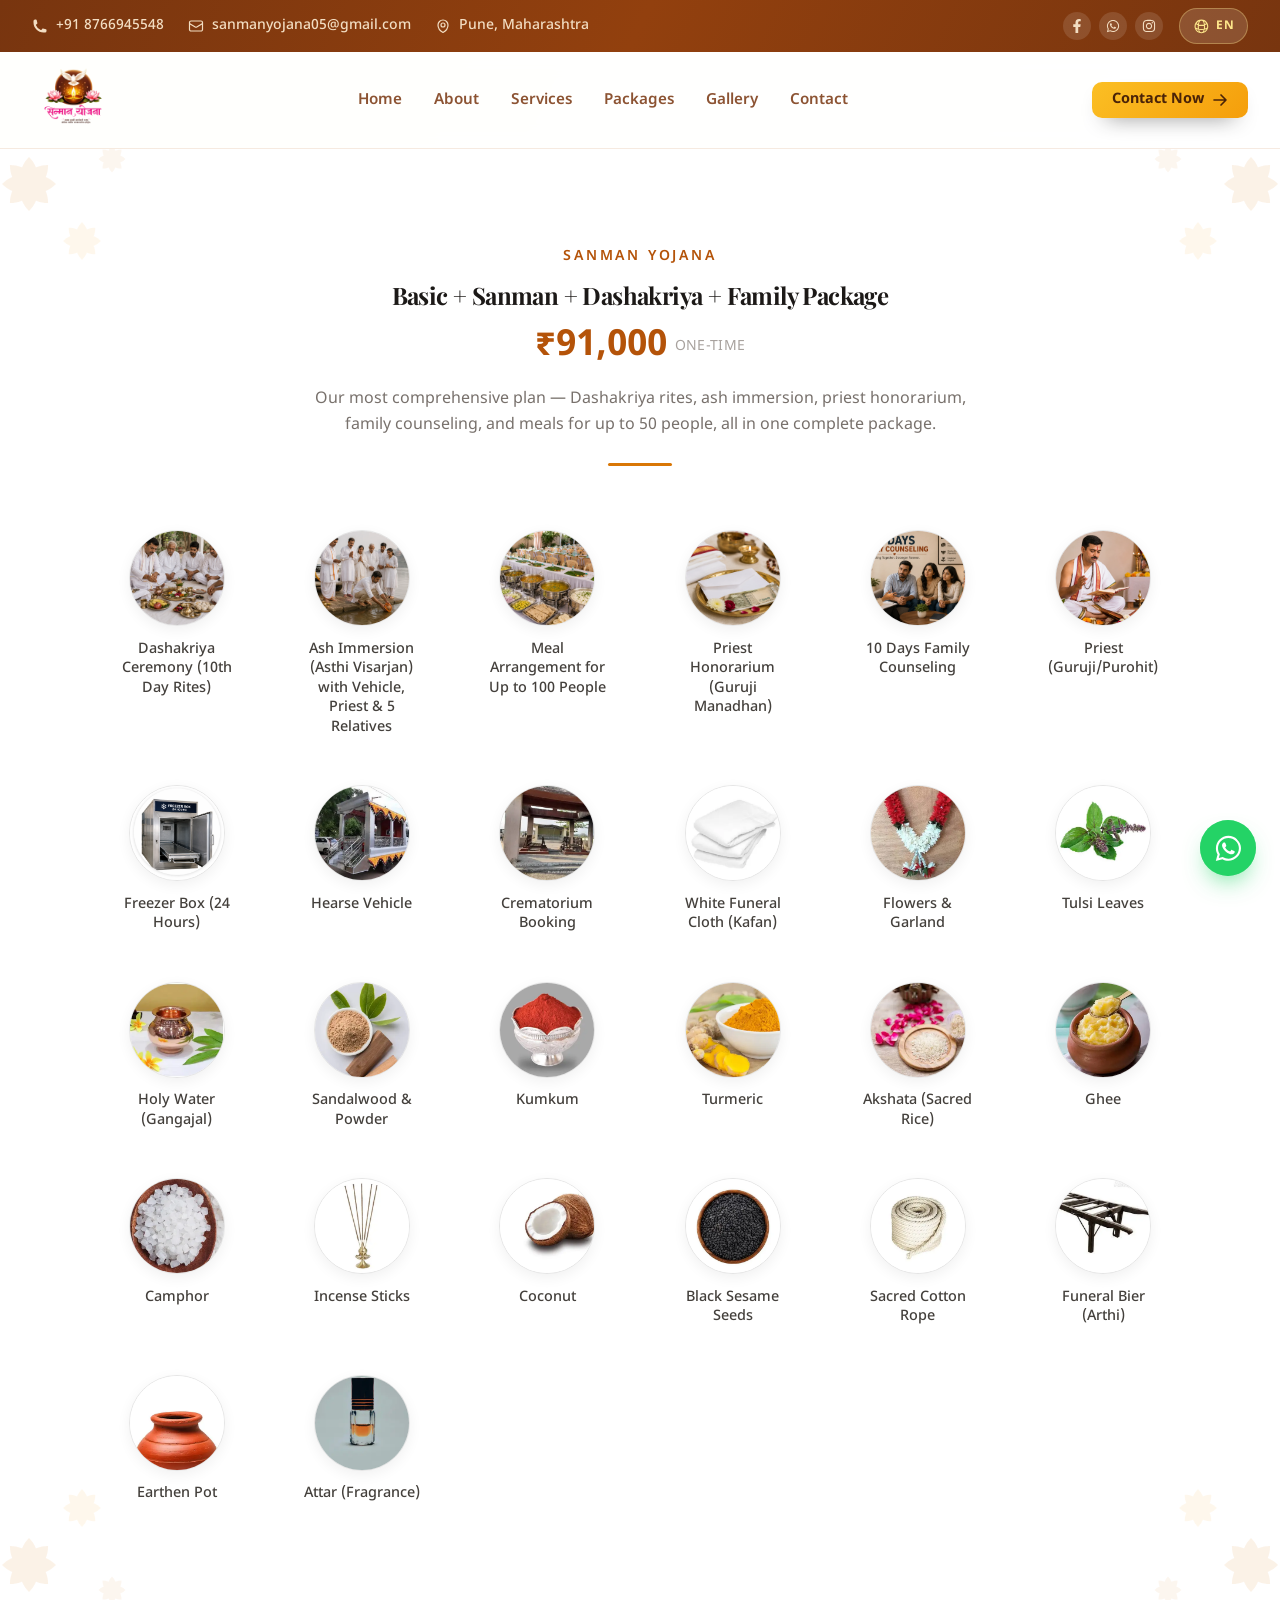
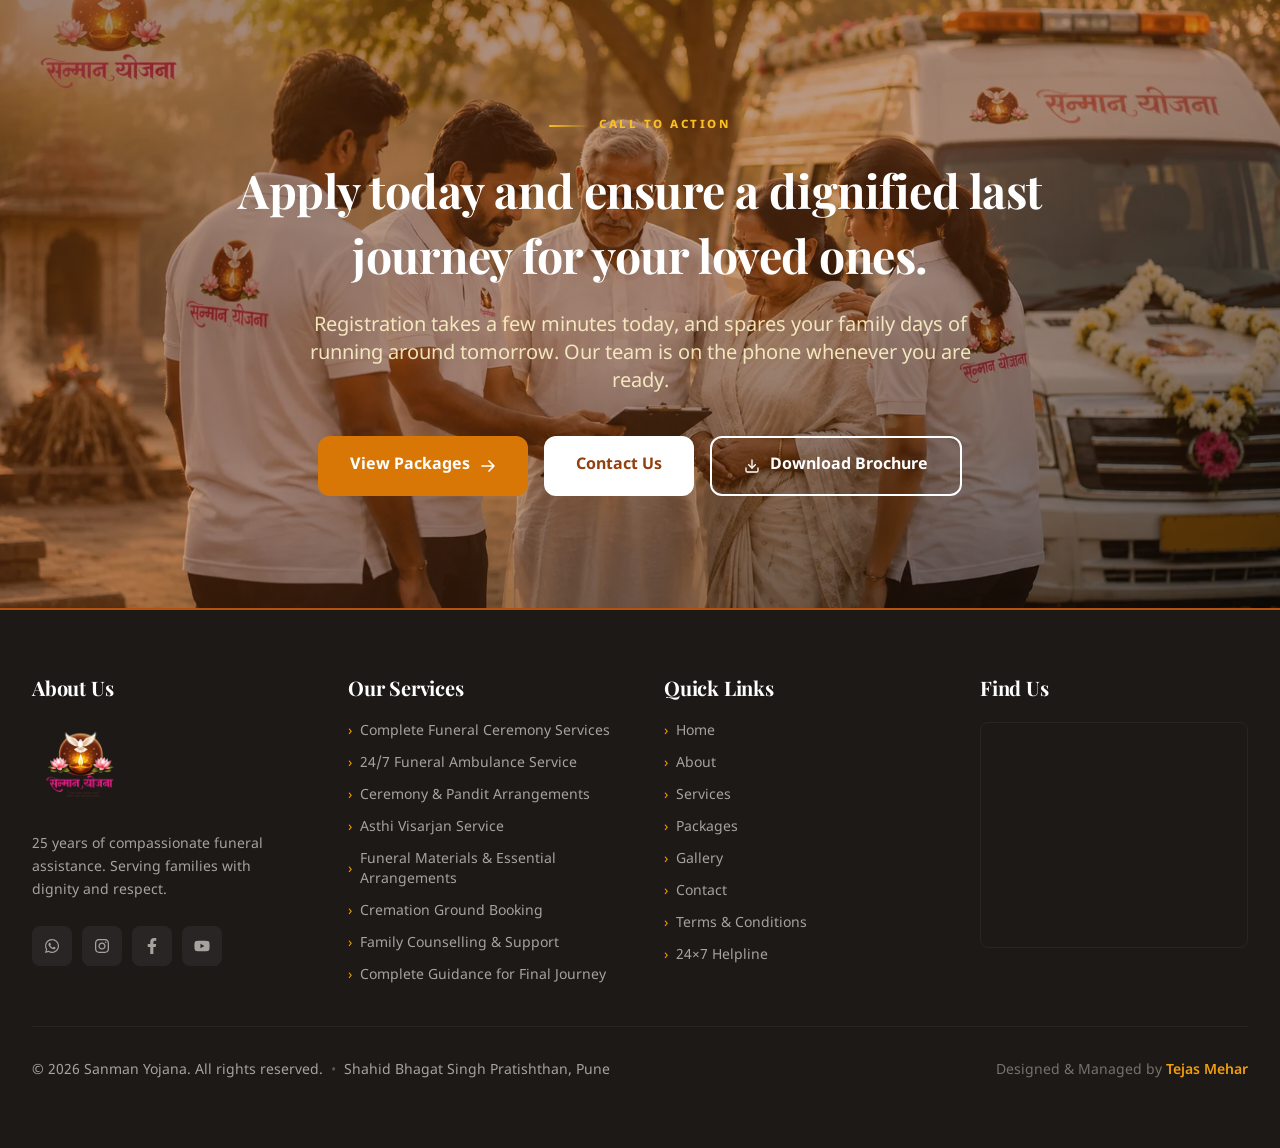
<file: package-family.html>
<!DOCTYPE html>
<html lang="en">
<head>
<meta charset="UTF-8">
<meta name="viewport" content="width=device-width, initial-scale=1.0">
<title data-i18n="page.title.pkgfamily">Family Funeral Package ₹91,000 in Pune | Sanman Yojana</title>
<meta name="description" data-i18n-content="page.desc.pkgfamily" content="Our most complete plan — Dashakriya rites, asthi visarjan with vehicle and priest, priest honorarium, family counselling and a meal for 50. ₹91,000.">
<link rel="canonical" href="https://sanmanyojana.org/package-family.html">
<meta name="robots" content="index, follow, max-image-preview:large">
<meta name="author" content="Sanman Yojana — Shahid Bhagat Singh Pratishthan, Pune">
<meta name="theme-color" content="#b45309">

<!-- Open Graph / WhatsApp / Facebook -->
<meta property="og:type" content="website">
<meta property="og:site_name" content="Sanman Yojana">
<meta property="og:locale" content="en_IN">
<meta property="og:locale:alternate" content="mr_IN">
<meta property="og:locale:alternate" content="hi_IN">
<meta property="og:url" content="https://sanmanyojana.org/package-family.html">
<meta property="og:title" content="Family Funeral Package ₹91,000 in Pune | Sanman Yojana">
<meta property="og:description" content="Our most complete plan — Dashakriya rites, asthi visarjan with vehicle and priest, priest honorarium, family counselling and a meal for 50. ₹91,000.">
<meta property="og:image" content="https://sanmanyojana.org/assets/img/og-logo.jpg">
<meta property="og:image:type" content="image/jpeg">
<meta property="og:image:width" content="1200">
<meta property="og:image:height" content="630">
<meta property="og:image:alt" content="Sanman Yojana — dignified funeral services in Pune">

<!-- Twitter / X -->
<meta name="twitter:card" content="summary_large_image">
<meta name="twitter:title" content="Family Funeral Package ₹91,000 in Pune | Sanman Yojana">
<meta name="twitter:description" content="Our most complete plan — Dashakriya rites, asthi visarjan with vehicle and priest, priest honorarium, family counselling and a meal for 50. ₹91,000.">
<meta name="twitter:image" content="https://sanmanyojana.org/assets/img/og-logo.jpg">

<!-- Structured data: the plan itself, priced, plus the trail back to /packages.html. -->
<script type="application/ld+json">
{
  "@context": "https://schema.org",
  "@graph": [
    {
      "@type": "Service",
      "@id": "https://sanmanyojana.org/package-family.html#service",
      "name": "Basic + Sanman + Dashakriya + Family Funeral Package",
      "serviceType": "Funeral package",
      "description": "Our most complete plan — Dashakriya rites, asthi visarjan with vehicle and priest, priest honorarium, 10 days of family counselling and a meal for up to 100 people.",
      "url": "https://sanmanyojana.org/package-family.html",
      "provider": { "@id": "https://sanmanyojana.org/#organization" },
      "areaServed": [
        { "@type": "City", "name": "Pune" },
        { "@type": "City", "name": "Pimpri-Chinchwad" }
      ],
      "offers": {
        "@type": "Offer",
        "price": "91000",
        "priceCurrency": "INR",
        "availability": "https://schema.org/InStock",
        "url": "https://sanmanyojana.org/package-family.html"
      }
    },
    {
      "@type": "BreadcrumbList",
      "@id": "https://sanmanyojana.org/package-family.html#breadcrumb",
      "itemListElement": [
        { "@type": "ListItem", "position": 1, "name": "Home", "item": "https://sanmanyojana.org/" },
        { "@type": "ListItem", "position": 2, "name": "Packages", "item": "https://sanmanyojana.org/packages.html" },
        { "@type": "ListItem", "position": 3, "name": "Family Package", "item": "https://sanmanyojana.org/package-family.html" }
      ]
    }
  ]
}
</script>

<link rel="preconnect" href="https://fonts.googleapis.com">
<link rel="preconnect" href="https://fonts.gstatic.com" crossorigin>
<link href="https://fonts.googleapis.com/css2?family=Poppins:wght@400;500;600;700;800&family=Playfair+Display:wght@600;700;800&family=Noto+Sans+Devanagari:wght@400;500;600;700&display=swap" rel="stylesheet">

<!-- ===== AMPERSAND GLYPH OVERRIDE =====
     Playfair Display draws "&" as a decorative Et-ligature. These faces remap
     only U+0026 to the plain sans ampersand, so every "&" on the site matches. -->
<style>
@font-face{
  font-family:'Playfair Display';
  src:local('Poppins SemiBold'),local('Poppins'),local('Segoe UI Semibold'),local('Segoe UI'),local('Roboto'),local('Helvetica Neue'),local('Arial'),local('Liberation Sans'),local('Noto Sans');
  unicode-range:U+0026;
  font-weight:100 900;
  font-style:normal;
  font-display:swap;
}
@font-face{
  font-family:'Playfair Display';
  src:local('Poppins SemiBold'),local('Poppins'),local('Segoe UI Semibold'),local('Segoe UI'),local('Roboto'),local('Helvetica Neue'),local('Arial'),local('Liberation Sans'),local('Noto Sans');
  unicode-range:U+0026;
  font-weight:100 900;
  font-style:italic;
  font-display:swap;
}
</style>

<!-- Tailwind, compiled ahead of time. This used to be cdn.tailwindcss.com:
     407 KB of JavaScript that rebuilt the stylesheet in the browser on every
     visit, and left every page unstyled whenever that CDN was slow or blocked.
     The build is 42 KB (8 KB over the wire) and depends on nothing external.
     Theme and rebuild command: see tailwind.config.js in the project root. -->
<link rel="stylesheet" href="assets/css/tailwind.css">
<link rel="stylesheet" href="assets/css/style.css">

<!-- ===== REVEAL-ON-SCROLL FAILSAFE =====
     .reveal starts at opacity:0 and is only made visible by the scroll
     observer in main.js. That is the whole animation, but it also means a
     visit where that script never runs shows a page with almost nothing on
     it. Two nets, neither of which changes anything when the site works:
       1. scripting switched off  -> the classes are neutralised outright;
       2. main.js blocked, 404, or still stuck in a slow network -> after
          five seconds every remaining block is simply shown, using the same
          .show class the observer would have added. -->
<noscript><style>
  .reveal, .reveal-left, .reveal-right { opacity: 1 !important; transform: none !important; }
</style></noscript>
<script>
(function () {
  var root = document.documentElement;
  setTimeout(function () {
    if (root.getAttribute("data-sy-booted")) return;
    var els = document.querySelectorAll(".reveal:not(.show)");
    for (var i = 0; i < els.length; i++) els[i].classList.add("show");
  }, 5000);
})();
</script>
<link rel="icon" type="image/png" sizes="128x128" href="assets/img/favicon.png">
<link rel="apple-touch-icon" href="assets/img/favicon.png">
<style>
  .pkg-circle{
    display:block;
    width:5rem;height:5rem;
    padding:1.35rem;
    box-sizing:border-box;
    border-radius:50%;
    background:#fff;
    border:1px solid #E5E5E5;
    box-shadow:0 4px 14px rgba(0,0,0,0.06);
    color:#b45309;
    overflow:hidden;
    transition:transform .3s ease, box-shadow .3s ease, border-color .3s ease;
  }
  @media (min-width:640px){ .pkg-circle{ width:6rem; height:6rem; padding:1.7rem; } }
  .pkg-circle.pkg-photo{ padding:0; }
  .pkg-circle.pkg-photo picture{ display:block; width:100%; height:100%; }
  .pkg-circle.pkg-photo img{
    width:100%; height:100%;
    object-fit:cover;
    display:block;
  }
  .pkg-card:hover .pkg-circle{
    transform:translateY(-3px) scale(1.07);
    box-shadow:0 12px 24px rgba(180,83,9,0.16);
    border-color:#fcd9a6;
  }
  .pkg-name{
    margin-top:.85rem;
    font-size:.8rem;
    font-weight:500;
    color:#44403c;
    line-height:1.35;
    max-width:7.5rem;
  }
  @media (min-width:640px){ .pkg-name{ font-size:.9rem; } }

  .pkg-card:nth-child(6n+1){ transition-delay:0s; }
  .pkg-card:nth-child(6n+2){ transition-delay:.06s; }
  .pkg-card:nth-child(6n+3){ transition-delay:.12s; }
  .pkg-card:nth-child(6n+4){ transition-delay:.18s; }
  .pkg-card:nth-child(6n+5){ transition-delay:.24s; }
  .pkg-card:nth-child(6n+6){ transition-delay:.3s; }

  /* lotus flower motion — echoes the site's ceremony/spiceremony theme */
  @keyframes lotusSway {
    0%, 100% { transform:rotate(-6deg) scale(1); }
    50%      { transform:rotate(6deg) scale(1.05); }
  }
  .lotus-sway { transform-origin:50% 50%; animation:lotusSway 7s ease-in-out infinite; }

  .lotus-petal{
    position:absolute;
    top:-6%;
    color:#e2a640;
    opacity:0;
    pointer-events:none;
    animation-name:lotusFall;
    animation-timing-function:linear;
    animation-iteration-count:infinite;
  }
  @keyframes lotusFall{
    0%   { transform:translate(0,0) rotate(0deg);        opacity:0; }
    8%   { opacity:.5; }
    50%  { transform:translate(24px, 55vh) rotate(180deg); }
    92%  { opacity:.35; }
    100% { transform:translate(-16px, 112vh) rotate(360deg); opacity:0; }
  }

  @media (prefers-reduced-motion: reduce){
    .lotus-sway, .lotus-petal{ animation:none; }
  }
</style>
</head>

<body class="font-body bg-gradient-to-br from-amber-50 via-stone-50 to-yellow-50">

<a href="#main" class="sr-only focus:not-sr-only" data-i18n="common.skip">Skip to main content</a>

<!-- TOP BAR -->
<div class="site-topbar text-sm py-1.5 md:py-2">
  <div class="max-w-7xl mx-auto px-6 lg:px-8 flex flex-wrap items-center justify-center md:justify-between gap-x-6 gap-y-1.5">
    <div class="flex flex-wrap items-center justify-center gap-x-6 gap-y-1.5">
      <a data-link="phone" class="flex items-center gap-2 topbar-link transition font-medium">
        <svg class="w-4 h-4" fill="currentColor" viewBox="0 0 24 24"><path d="M2.25 6.75c0 8.284 6.716 15 15 15h2.25a2.25 2.25 0 0 0 2.25-2.25v-1.372c0-.516-.351-.966-.852-1.091l-4.423-1.106c-.44-.11-.902.055-1.173.417l-.97 1.293c-.282.376-.769.542-1.21.38a12.035 12.035 0 0 1-7.143-7.143c-.162-.441.004-.928.38-1.21l1.293-.97c.363-.271.527-.734.417-1.173L6.963 3.102a1.125 1.125 0 0 0-1.091-.852H4.5A2.25 2.25 0 0 0 2.25 4.5v2.25Z"/></svg>
        <span data-site="phone">+91 8766945548</span>
      </a>
      <a data-link="email" class="flex items-center gap-2 topbar-link transition font-medium">
        <svg class="w-4 h-4" fill="none" stroke="currentColor" stroke-width="1.8" viewBox="0 0 24 24"><path stroke-linecap="round" stroke-linejoin="round" d="M21.75 6.75v10.5a2.25 2.25 0 0 1-2.25 2.25h-15a2.25 2.25 0 0 1-2.25-2.25V6.75m19.5 0A2.25 2.25 0 0 0 19.5 4.5h-15a2.25 2.25 0 0 0-2.25 2.25m19.5 0v.243a2.25 2.25 0 0 1-1.07 1.916l-7.5 4.615a2.25 2.25 0 0 1-2.36 0L3.32 8.91a2.25 2.25 0 0 1-1.07-1.916V6.75"/></svg>
        <span data-site="email">sanmanyojana05@gmail.com</span>
      </a>
      <span class="hidden lg:flex items-center gap-2 font-medium">
        <svg class="w-4 h-4" fill="none" stroke="currentColor" stroke-width="1.8" viewBox="0 0 24 24"><path stroke-linecap="round" stroke-linejoin="round" d="M15 10.5a3 3 0 1 1-6 0 3 3 0 0 1 6 0Z"/><path stroke-linecap="round" stroke-linejoin="round" d="M19.5 10.5c0 7.142-7.5 11.25-7.5 11.25S4.5 17.642 4.5 10.5a7.5 7.5 0 1 1 15 0Z"/></svg>
        <span data-site="serviceArea">Pune, Maharashtra</span>
      </span>
    </div>

    <div class="hidden md:flex items-center gap-4">
      <div class="flex items-center gap-2">
        <a data-link="facebook" target="_blank" rel="noopener" aria-label="Facebook" class="tb-soc w-7 h-7 rounded-full grid place-items-center transition">
          <svg class="w-3.5 h-3.5" fill="currentColor" viewBox="0 0 320 512"><path d="M279.14 288l14.22-92.66h-88.91v-60.13c0-25.35 12.42-50.06 52.24-50.06h40.42V6.26S260.43 0 225.36 0c-73.22 0-121.08 44.38-121.08 124.72v70.62H22.89V288h81.39v224h100.17V288z"/></svg>
        </a>
        <a data-link="whatsapp" target="_blank" rel="noopener" aria-label="WhatsApp" class="tb-soc tb-soc-wa w-7 h-7 rounded-full grid place-items-center transition">
          <svg class="w-3.5 h-3.5" fill="currentColor" viewBox="0 0 448 512"><path d="M380.9 97.1C339 55.1 283.2 32 223.9 32c-122.4 0-222 99.6-222 222 0 39.1 10.2 77.3 29.6 111L0 480l117.7-30.9c32.4 17.7 68.9 27 106.1 27h.1c122.3 0 224.1-99.6 224.1-222 0-59.3-25.2-115-71.1-157zm-157 341.6c-33.2 0-65.7-8.9-94-25.7l-6.7-4-69.8 18.3L72 359.2l-4.4-7c-18.5-29.4-28.2-63.3-28.2-98.2 0-101.7 82.8-184.5 184.6-184.5 49.3 0 95.6 19.2 130.4 54.1 34.8 34.9 56.2 81.2 56.1 130.5 0 101.8-84.9 184.6-186.6 184.6zm101.2-138.2c-5.5-2.8-32.8-16.2-37.9-18-5.1-1.9-8.8-2.8-12.5 2.8-3.7 5.6-14.3 18-17.6 21.8-3.2 3.7-6.5 4.2-12 1.4-32.6-16.3-54-29.1-75.5-66-5.7-9.8 5.7-9.1 16.3-30.3 1.8-3.7.9-6.9-.5-9.7-1.4-2.8-12.5-30.1-17.1-41.2-4.5-10.8-9.1-9.3-12.5-9.5-3.2-.2-6.9-.2-10.6-.2-3.7 0-9.7 1.4-14.8 6.9-5.1 5.6-19.4 19-19.4 46.3 0 27.3 19.9 53.7 22.6 57.4 2.8 3.7 39.1 59.7 94.8 83.8 35.2 15.2 49 16.5 66.6 13.9 10.7-1.6 32.8-13.4 37.4-26.4 4.6-13 4.6-24.1 3.2-26.4-1.3-2.5-5-3.9-10.5-6.6z"/></svg>
        </a>
        <a data-link="instagram" target="_blank" rel="noopener" aria-label="Instagram" class="tb-soc w-7 h-7 rounded-full grid place-items-center transition">
          <svg class="w-3.5 h-3.5" fill="currentColor" viewBox="0 0 448 512"><path d="M224.1 141c-63.6 0-114.9 51.3-114.9 114.9s51.3 114.9 114.9 114.9S339 319.5 339 255.9 287.7 141 224.1 141zm0 189.6c-41.1 0-74.7-33.5-74.7-74.7s33.5-74.7 74.7-74.7 74.7 33.5 74.7 74.7-33.6 74.7-74.7 74.7zm146.4-194.3c0 14.9-12 26.8-26.8 26.8-14.9 0-26.8-12-26.8-26.8s12-26.8 26.8-26.8 26.8 12 26.8 26.8zm76.1 27.2c-1.7-35.9-9.9-67.7-36.2-93.9-26.2-26.2-58-34.4-93.9-36.2-37-2.1-147.9-2.1-184.9 0-35.8 1.7-67.6 9.9-93.9 36.1s-34.4 58-36.2 93.9c-2.1 37-2.1 147.9 0 184.9 1.7 35.9 9.9 67.7 36.2 93.9s58 34.4 93.9 36.2c37 2.1 147.9 2.1 184.9 0 35.9-1.7 67.7-9.9 93.9-36.2 26.2-26.2 34.4-58 36.2-93.9 2.1-37 2.1-147.8 0-184.8zM398.8 388c-7.8 19.6-22.9 34.7-42.6 42.6-29.5 11.7-99.5 9-132.1 9s-102.7 2.6-132.1-9c-19.6-7.8-34.7-22.9-42.6-42.6-11.7-29.5-9-99.5-9-132.1s-2.6-102.7 9-132.1c7.8-19.6 22.9-34.7 42.6-42.6 29.5-11.7 99.5-9 132.1-9s102.7-2.6 132.1 9c19.6 7.8 34.7 22.9 42.6 42.6 11.7 29.5 9 99.5 9 132.1s2.7 102.7-9 132.1z"/></svg>
        </a>
      </div>
      <div class="lang-switch">
        <button type="button" class="lang-toggle lang-toggle-light" aria-haspopup="true" aria-expanded="false" aria-label="Change language">
          <svg class="w-4 h-4" fill="none" stroke="currentColor" stroke-width="1.6" viewBox="0 0 24 24" aria-hidden="true"><path stroke-linecap="round" stroke-linejoin="round" d="M12 21a9.004 9.004 0 0 0 8.716-6.747M12 21a9.004 9.004 0 0 1-8.716-6.747M12 21c2.485 0 4.5-4.03 4.5-9S14.485 3 12 3m0 18c-2.485 0-4.5-4.03-4.5-9S9.515 3 12 3m0 0a8.997 8.997 0 0 1 7.843 4.582M12 3a8.997 8.997 0 0 0-7.843 4.582m15.686 0A11.953 11.953 0 0 1 12 10.5c-2.998 0-5.74-1.1-7.843-2.918m15.686 0A8.959 8.959 0 0 1 21 12c0 .778-.099 1.533-.284 2.253m0 0A17.919 17.919 0 0 1 12 16.5c-3.162 0-6.133-.815-8.716-2.247m0 0A9.015 9.015 0 0 1 3 12c0-1.605.42-3.113 1.157-4.418"/></svg>
          <span class="lang-current">EN</span>
        </button>
        <div class="lang-menu">
          <button type="button" class="lang-btn" data-lang="en">English</button>
          <button type="button" class="lang-btn" data-lang="mr">मराठी</button>
          <button type="button" class="lang-btn" data-lang="hi">हिंदी</button>
        </div>
      </div>
    </div>
  </div>
</div>

<!-- HEADER -->
<header id="siteHeader" class="sticky top-0 z-50 transition-all">
  <div class="max-w-7xl mx-auto px-4 sm:px-6 lg:px-8">
    <div class="h-20 sm:h-24 flex items-center justify-between gap-3 sm:gap-4">

      <a href="index.html" class="shrink-0" aria-label="Sanman Yojana — Home">
        <img data-logo src="assets/img/logo2.webp" alt="Sanman Yojana" class="site-logo">
      </a>

      <nav class="hidden lg:flex items-center gap-6 xl:gap-8">
        <a href="index.html" class="nav-link" data-i18n="nav.home">Home</a>
        <a href="about.html" class="nav-link" data-i18n="nav.about">About</a>
        <a href="services.html" class="nav-link" data-i18n="nav.services">Services</a>
        <a href="packages.html" class="nav-link active" data-i18n="nav.packages">Packages</a>
        <a href="gallery.html" class="nav-link" data-i18n="nav.gallery">Gallery</a>
        <a href="contact.html" class="nav-link" data-i18n="nav.contact">Contact</a>
      </nav>

      <div class="flex items-center gap-2 sm:gap-3">
        <a href="contact.html#enquiry" class="nav-cta nav-cta-header hidden lg:inline-flex">
          <span data-i18n="nav.contactnow">Contact Now</span>
          <svg fill="none" stroke="currentColor" stroke-width="2.5" viewBox="0 0 24 24" aria-hidden="true"><path stroke-linecap="round" stroke-linejoin="round" d="M13.5 4.5 21 12m0 0-7.5 7.5M21 12H3"/></svg>
        </a>

        <div class="lang-switch md:hidden">
          <button type="button" class="lang-toggle lang-toggle-light" aria-haspopup="true" aria-expanded="false" aria-label="Change language">
            <svg class="w-4 h-4" fill="none" stroke="currentColor" stroke-width="1.6" viewBox="0 0 24 24" aria-hidden="true"><path stroke-linecap="round" stroke-linejoin="round" d="M12 21a9.004 9.004 0 0 0 8.716-6.747M12 21a9.004 9.004 0 0 1-8.716-6.747M12 21c2.485 0 4.5-4.03 4.5-9S14.485 3 12 3m0 18c-2.485 0-4.5-4.03-4.5-9S9.515 3 12 3m0 0a8.997 8.997 0 0 1 7.843 4.582M12 3a8.997 8.997 0 0 0-7.843 4.582m15.686 0A11.953 11.953 0 0 1 12 10.5c-2.998 0-5.74-1.1-7.843-2.918m15.686 0A8.959 8.959 0 0 1 21 12c0 .778-.099 1.533-.284 2.253m0 0A17.919 17.919 0 0 1 12 16.5c-3.162 0-6.133-.815-8.716-2.247m0 0A9.015 9.015 0 0 1 3 12c0-1.605.42-3.113 1.157-4.418"/></svg>
            <span class="lang-current">EN</span>
          </button>
          <div class="lang-menu">
            <button type="button" class="lang-btn" data-lang="en">English</button>
            <button type="button" class="lang-btn" data-lang="mr">मराठी</button>
            <button type="button" class="lang-btn" data-lang="hi">हिंदी</button>
          </div>
        </div>

        <button id="menuBtn" aria-expanded="false" aria-label="Open menu" class="menu-btn lg:hidden w-12 h-12 rounded-lg grid place-items-center">
          <svg class="ico-open w-7 h-7" fill="none" stroke="currentColor" stroke-width="2" viewBox="0 0 24 24"><path stroke-linecap="round" d="M3.75 6.75h16.5M3.75 12h16.5m-16.5 5.25h16.5"/></svg>
          <svg class="ico-close hidden w-7 h-7" fill="none" stroke="currentColor" stroke-width="2" viewBox="0 0 24 24"><path stroke-linecap="round" d="M6 18 18 6M6 6l12 12"/></svg>
        </button>
      </div>
    </div>
  </div>

  <div id="mobileMenu" class="lg:hidden">
    <nav class="px-4 py-3 flex flex-col gap-1">
      <a href="index.html" class="mnav-link px-4 py-3 rounded-lg font-semibold" data-i18n="nav.home">Home</a>
      <a href="about.html" class="mnav-link px-4 py-3 rounded-lg font-semibold" data-i18n="nav.about">About</a>
      <a href="services.html" class="mnav-link px-4 py-3 rounded-lg font-semibold" data-i18n="nav.services">Services</a>
      <a href="packages.html" class="mnav-link px-4 py-3 rounded-lg font-semibold" data-i18n="nav.packages">Packages</a>
      <a href="gallery.html" class="mnav-link px-4 py-3 rounded-lg font-semibold" data-i18n="nav.gallery">Gallery</a>
      <a href="contact.html" class="mnav-link px-4 py-3 rounded-lg font-semibold" data-i18n="nav.contact">Contact</a>
      <a href="contact.html#enquiry" class="nav-cta mt-2 justify-center py-3.5 text-[0.95rem]">
        <span data-i18n="nav.contactnow">Contact Now</span>
        <svg fill="none" stroke="currentColor" stroke-width="2.5" viewBox="0 0 24 24" aria-hidden="true"><path stroke-linecap="round" stroke-linejoin="round" d="M13.5 4.5 21 12m0 0-7.5 7.5M21 12H3"/></svg>
      </a>
    </nav>
  </div>
</header>

<main id="main" class="relative">

<!-- Reusable lotus decoration (hidden defs) -->
<svg width="0" height="0" class="absolute" aria-hidden="true" focusable="false">
  <defs>
    <path id="lotusPetalPath" d="M20,24 C13,20 12,10 20,2 C28,10 27,20 20,24 Z"/>
    <symbol id="lotusFlower" viewBox="0 0 40 40">
      <g fill="currentColor">
        <use href="#lotusPetalPath" transform="rotate(0 20 20)"/>
        <use href="#lotusPetalPath" transform="rotate(45 20 20)"/>
        <use href="#lotusPetalPath" transform="rotate(90 20 20)"/>
        <use href="#lotusPetalPath" transform="rotate(135 20 20)"/>
        <use href="#lotusPetalPath" transform="rotate(180 20 20)"/>
        <use href="#lotusPetalPath" transform="rotate(225 20 20)"/>
        <use href="#lotusPetalPath" transform="rotate(270 20 20)"/>
        <use href="#lotusPetalPath" transform="rotate(315 20 20)"/>
      </g>
      <circle cx="20" cy="20" r="4" fill="currentColor" opacity="0.9"/>
    </symbol>
    <symbol id="lotusPetalSingle" viewBox="0 0 40 40">
      <use href="#lotusPetalPath" fill="currentColor"/>
    </symbol>
  </defs>
</svg>

<!-- PACKAGE DETAILS -->
<section class="relative py-16 sm:py-20 lg:py-24 bg-white overflow-hidden">

  <!-- corner flower clusters (gentle sway) -->
  <div class="absolute -top-4 -left-4 w-56 h-56 sm:w-64 sm:h-64 pointer-events-none select-none" aria-hidden="true">
    <svg class="absolute text-amber-600 opacity-[0.09] lotus-sway" style="width:60px;height:60px;top:8%;left:6%;animation-delay:0s;"><use href="#lotusFlower"/></svg>
    <svg class="absolute text-amber-500 opacity-[0.07] lotus-sway" style="width:42px;height:42px;top:34%;left:30%;animation-delay:-2.4s;"><use href="#lotusFlower"/></svg>
    <svg class="absolute text-amber-600 opacity-[0.06] lotus-sway" style="width:30px;height:30px;top:4%;left:44%;animation-delay:-4.8s;"><use href="#lotusFlower"/></svg>
  </div>
  <div class="absolute -top-4 -right-4 w-56 h-56 sm:w-64 sm:h-64 pointer-events-none select-none" aria-hidden="true">
    <svg class="absolute text-amber-600 opacity-[0.09] lotus-sway" style="width:60px;height:60px;top:8%;right:6%;animation-delay:-1.2s;"><use href="#lotusFlower"/></svg>
    <svg class="absolute text-amber-500 opacity-[0.07] lotus-sway" style="width:42px;height:42px;top:34%;right:30%;animation-delay:-3.6s;"><use href="#lotusFlower"/></svg>
    <svg class="absolute text-amber-600 opacity-[0.06] lotus-sway" style="width:30px;height:30px;top:4%;right:44%;animation-delay:-5.4s;"><use href="#lotusFlower"/></svg>
  </div>
  <div class="absolute -bottom-4 -left-4 w-56 h-56 sm:w-64 sm:h-64 pointer-events-none select-none" aria-hidden="true">
    <svg class="absolute text-amber-600 opacity-[0.09] lotus-sway" style="width:60px;height:60px;bottom:8%;left:6%;animation-delay:-0.6s;"><use href="#lotusFlower"/></svg>
    <svg class="absolute text-amber-500 opacity-[0.07] lotus-sway" style="width:42px;height:42px;bottom:34%;left:30%;animation-delay:-3s;"><use href="#lotusFlower"/></svg>
    <svg class="absolute text-amber-600 opacity-[0.06] lotus-sway" style="width:30px;height:30px;bottom:4%;left:44%;animation-delay:-5.7s;"><use href="#lotusFlower"/></svg>
  </div>
  <div class="absolute -bottom-4 -right-4 w-56 h-56 sm:w-64 sm:h-64 pointer-events-none select-none" aria-hidden="true">
    <svg class="absolute text-amber-600 opacity-[0.09] lotus-sway" style="width:60px;height:60px;bottom:8%;right:6%;animation-delay:-1.8s;"><use href="#lotusFlower"/></svg>
    <svg class="absolute text-amber-500 opacity-[0.07] lotus-sway" style="width:42px;height:42px;bottom:34%;right:30%;animation-delay:-4.2s;"><use href="#lotusFlower"/></svg>
    <svg class="absolute text-amber-600 opacity-[0.06] lotus-sway" style="width:30px;height:30px;bottom:4%;right:44%;animation-delay:-6.3s;"><use href="#lotusFlower"/></svg>
  </div>

  <!-- drifting lotus petals -->
  <svg class="lotus-petal" style="left:6%;width:11px;height:11px;animation-duration:16s;animation-delay:-2s;" aria-hidden="true"><use href="#lotusPetalSingle"/></svg>
  <svg class="lotus-petal" style="left:20%;width:9px;height:9px;animation-duration:13s;animation-delay:-7s;" aria-hidden="true"><use href="#lotusPetalSingle"/></svg>
  <svg class="lotus-petal" style="left:35%;width:13px;height:13px;animation-duration:19s;animation-delay:-4s;" aria-hidden="true"><use href="#lotusPetalSingle"/></svg>
  <svg class="lotus-petal" style="left:50%;width:10px;height:10px;animation-duration:15s;animation-delay:-10s;" aria-hidden="true"><use href="#lotusPetalSingle"/></svg>
  <svg class="lotus-petal" style="left:65%;width:12px;height:12px;animation-duration:18s;animation-delay:-1s;" aria-hidden="true"><use href="#lotusPetalSingle"/></svg>
  <svg class="lotus-petal" style="left:80%;width:9px;height:9px;animation-duration:14s;animation-delay:-9s;" aria-hidden="true"><use href="#lotusPetalSingle"/></svg>
  <svg class="lotus-petal" style="left:92%;width:12px;height:12px;animation-duration:17s;animation-delay:-5s;" aria-hidden="true"><use href="#lotusPetalSingle"/></svg>

  <div class="relative z-10 max-w-6xl mx-auto px-4 sm:px-6 lg:px-8">

    <!-- Title -->
    <div class="reveal text-center max-w-2xl mx-auto mb-14 sm:mb-16">
      <span class="inline-block text-xs sm:text-sm font-semibold tracking-[0.2em] uppercase text-amber-700 mb-3" data-i18n="pkg.family.eyebrow">Sanman Yojana</span>
      <h1 class="text-base sm:text-xl md:text-2xl font-bold text-stone-900 mb-4 tracking-tight whitespace-normal sm:whitespace-nowrap" data-i18n="pkg.family.title">Basic + Sanman + Dashakriya + Family Package</h1>
      <div class="flex items-center justify-center gap-2 mb-5">
        <span class="text-3xl sm:text-4xl font-bold text-amber-700">₹91,000</span>
        <span class="text-sm text-stone-400 uppercase tracking-wide" data-i18n="pkg.family.priceunit">one-time</span>
      </div>
      <p class="text-stone-500 leading-relaxed" data-i18n="pkg.family.desc">Our most comprehensive plan — Dashakriya rites, ash immersion, priest honorarium, family counseling, and meals for up to 100 people, all in one complete package.</p>
      <div class="w-16 h-[3px] bg-amber-600 rounded-full mx-auto mt-6"></div>
    </div>

    <!-- Items Grid -->
    <div class="grid grid-cols-3 md:grid-cols-4 lg:grid-cols-5 xl:grid-cols-6 gap-x-5 gap-y-10 sm:gap-x-6 sm:gap-y-12">

      <!-- 1. Dashakriya Ceremony -->
      <div class="pkg-card reveal group flex flex-col items-center text-center">
        <span class="pkg-circle pkg-photo">
          <img src="image/basic/dashakriya-extra/dashakriya-ceremony.webp" width="320" height="320" alt="Dashakriya Ceremony (10th Day Rites)" loading="lazy" decoding="async">
        </span>
        <p class="pkg-name" data-i18n="pkg.family.item1">Dashakriya Ceremony (10th Day Rites)</p>
      </div>

      <!-- 2. Ash Immersion + Vehicle + Priest + 5 Relatives -->
      <div class="pkg-card reveal group flex flex-col items-center text-center">
        <span class="pkg-circle pkg-photo">
          <img src="image/basic/dashakriya-extra/ash-immersion.webp" width="320" height="320" alt="Ash Immersion (Asthi Visarjan) with Vehicle, Priest &amp; 5 Relatives" loading="lazy" decoding="async">
        </span>
        <p class="pkg-name" data-i18n="pkg.family.item2">Ash Immersion (Asthi Visarjan) with Vehicle, Priest &amp; 5 Relatives</p>
      </div>

      <!-- 3. Meal Arrangement for Up to 100 People -->
      <div class="pkg-card reveal group flex flex-col items-center text-center">
        <span class="pkg-circle pkg-photo">
          <img src="image/basic/dashakriya-extra/meal-arrangement.webp" width="320" height="320" alt="Meal Arrangement for Up to 100 People" loading="lazy" decoding="async">
        </span>
        <p class="pkg-name" data-i18n="pkg.family.item3">Meal Arrangement for Up to 100 People</p>
      </div>

      <!-- 4. Priest Honorarium -->
      <div class="pkg-card reveal group flex flex-col items-center text-center">
        <span class="pkg-circle pkg-photo">
          <img src="image/basic/dashakriya-extra/priest-honorarium.webp" width="320" height="320" alt="Priest Honorarium (Guruji Manadhan)" loading="lazy" decoding="async">
        </span>
        <p class="pkg-name" data-i18n="pkg.family.item4">Priest Honorarium (Guruji Manadhan)</p>
      </div>

      <!-- 5. 10 Days Family Counseling -->
      <div class="pkg-card reveal group flex flex-col items-center text-center">
        <span class="pkg-circle pkg-photo">
          <img src="image/basic/sanman-extra/family-counseling.webp" width="320" height="320" alt="10 Days Family Counseling" loading="lazy" decoding="async">
        </span>
        <p class="pkg-name" data-i18n="pkg.family.item5">10 Days Family Counseling</p>
      </div>

      <!-- 6. Priest (Guruji/Purohit) -->
      <div class="pkg-card reveal group flex flex-col items-center text-center">
        <span class="pkg-circle pkg-photo">
          <img src="image/basic/sanman-extra/priest.webp" width="320" height="320" alt="Priest (Guruji/Purohit)" loading="lazy" decoding="async">
        </span>
        <p class="pkg-name" data-i18n="pkg.family.item6">Priest (Guruji/Purohit)</p>
      </div>

      <!-- 7. Freezer Box (24 Hours) -->
      <div class="pkg-card reveal group flex flex-col items-center text-center">
        <span class="pkg-circle pkg-photo">
          <img src="image/basic/sanman-extra/freezer-box.webp" width="320" height="320" alt="Freezer Box (24 Hours)" loading="lazy" decoding="async">
        </span>
        <p class="pkg-name" data-i18n="pkg.family.item7">Freezer Box (24 Hours)</p>
      </div>

      <!-- 9. Hearse Vehicle -->
      <div class="pkg-card reveal group flex flex-col items-center text-center">
        <span class="pkg-circle pkg-photo">
          <picture>
            <source srcset="image/basic/optimized/hearse-vehicle.webp" type="image/webp">
            <img src="image/basic/optimized/hearse-vehicle.jpg" width="320" height="320" alt="Hearse Vehicle" loading="lazy" decoding="async">
          </picture>
        </span>
        <p class="pkg-name" data-i18n="pkg.family.item9">Hearse Vehicle</p>
      </div>

      <!-- 10. Crematorium Booking -->
      <div class="pkg-card reveal group flex flex-col items-center text-center">
        <span class="pkg-circle pkg-photo">
          <picture>
            <source srcset="image/basic/optimized/crematorium-booking.webp" type="image/webp">
            <img src="image/basic/optimized/crematorium-booking.jpg" width="320" height="320" alt="Crematorium Booking" loading="lazy" decoding="async">
          </picture>
        </span>
        <p class="pkg-name" data-i18n="pkg.family.item10">Crematorium Booking</p>
      </div>

      <!-- 11. Kafan (White Funeral Cloth) -->
      <div class="pkg-card reveal group flex flex-col items-center text-center">
        <span class="pkg-circle pkg-photo">
          <picture>
            <source srcset="image/basic/optimized/white-funeral-cloth-kafan.webp" type="image/webp">
            <img src="image/basic/optimized/white-funeral-cloth-kafan.jpg" width="320" height="320" alt="White Funeral Cloth (Kafan)" loading="lazy" decoding="async">
          </picture>
        </span>
        <p class="pkg-name" data-i18n="pkg.family.item11">White Funeral Cloth (Kafan)</p>
      </div>

      <!-- 12. Flowers & Garland -->
      <div class="pkg-card reveal group flex flex-col items-center text-center">
        <span class="pkg-circle pkg-photo">
          <picture>
            <source srcset="image/basic/optimized/flowers-garland.webp" type="image/webp">
            <img src="image/basic/optimized/flowers-garland.jpg" width="320" height="320" alt="Flowers & Garland" loading="lazy" decoding="async">
          </picture>
        </span>
        <p class="pkg-name" data-i18n="pkg.family.item12">Flowers &amp; Garland</p>
      </div>

      <!-- 13. Tulsi Leaves -->
      <div class="pkg-card reveal group flex flex-col items-center text-center">
        <span class="pkg-circle pkg-photo">
          <picture>
            <source srcset="image/basic/optimized/tulsi-leaves.webp" type="image/webp">
            <img src="image/basic/optimized/tulsi-leaves.jpg" width="320" height="320" alt="Tulsi Leaves" loading="lazy" decoding="async">
          </picture>
        </span>
        <p class="pkg-name" data-i18n="pkg.family.item13">Tulsi Leaves</p>
      </div>

      <!-- 14. Holy Water (Gangajal) -->
      <div class="pkg-card reveal group flex flex-col items-center text-center">
        <span class="pkg-circle pkg-photo">
          <picture>
            <source srcset="image/basic/optimized/holy-water.webp" type="image/webp">
            <img src="image/basic/optimized/holy-water.jpg" width="320" height="320" alt="Holy Water (Gangajal)" loading="lazy" decoding="async">
          </picture>
        </span>
        <p class="pkg-name" data-i18n="pkg.family.item14">Holy Water (Gangajal)</p>
      </div>

      <!-- 15. Sandalwood & Powder -->
      <div class="pkg-card reveal group flex flex-col items-center text-center">
        <span class="pkg-circle pkg-photo">
          <picture>
            <source srcset="image/basic/optimized/sandalwood-powder.webp" type="image/webp">
            <img src="image/basic/optimized/sandalwood-powder.jpg" width="320" height="320" alt="Sandalwood &amp; Powder" loading="lazy" decoding="async">
          </picture>
        </span>
        <p class="pkg-name" data-i18n="pkg.family.item15">Sandalwood &amp; Powder</p>
      </div>

      <!-- 16. Kumkum -->
      <div class="pkg-card reveal group flex flex-col items-center text-center">
        <span class="pkg-circle pkg-photo">
          <picture>
            <source srcset="image/basic/optimized/kumkum.webp" type="image/webp">
            <img src="image/basic/optimized/kumkum.jpg" width="320" height="320" alt="Kumkum" loading="lazy" decoding="async">
          </picture>
        </span>
        <p class="pkg-name" data-i18n="pkg.family.item16">Kumkum</p>
      </div>

      <!-- 17. Turmeric -->
      <div class="pkg-card reveal group flex flex-col items-center text-center">
        <span class="pkg-circle pkg-photo">
          <picture>
            <source srcset="image/basic/optimized/turmeric.webp" type="image/webp">
            <img src="image/basic/optimized/turmeric.jpg" width="320" height="320" alt="Turmeric" loading="lazy" decoding="async">
          </picture>
        </span>
        <p class="pkg-name" data-i18n="pkg.family.item17">Turmeric</p>
      </div>

      <!-- 18. Akshata (Sacred Rice) -->
      <div class="pkg-card reveal group flex flex-col items-center text-center">
        <span class="pkg-circle pkg-photo">
          <picture>
            <source srcset="image/basic/optimized/akshata.webp" type="image/webp">
            <img src="image/basic/optimized/akshata.jpg" width="320" height="320" alt="Akshata (Sacred Rice)" loading="lazy" decoding="async">
          </picture>
        </span>
        <p class="pkg-name" data-i18n="pkg.family.item18">Akshata (Sacred Rice)</p>
      </div>

      <!-- 19. Ghee -->
      <div class="pkg-card reveal group flex flex-col items-center text-center">
        <span class="pkg-circle pkg-photo">
          <picture>
            <source srcset="image/basic/optimized/ghee.webp" type="image/webp">
            <img src="image/basic/optimized/ghee.jpg" width="320" height="320" alt="Ghee" loading="lazy" decoding="async">
          </picture>
        </span>
        <p class="pkg-name" data-i18n="pkg.family.item19">Ghee</p>
      </div>

      <!-- 20. Camphor -->
      <div class="pkg-card reveal group flex flex-col items-center text-center">
        <span class="pkg-circle pkg-photo">
          <picture>
            <source srcset="image/basic/optimized/camphor.webp" type="image/webp">
            <img src="image/basic/optimized/camphor.jpg" width="320" height="320" alt="Camphor" loading="lazy" decoding="async">
          </picture>
        </span>
        <p class="pkg-name" data-i18n="pkg.family.item20">Camphor</p>
      </div>

      <!-- 21. Incense Sticks -->
      <div class="pkg-card reveal group flex flex-col items-center text-center">
        <span class="pkg-circle pkg-photo">
          <picture>
            <source srcset="image/basic/optimized/incense-sticks.webp" type="image/webp">
            <img src="image/basic/optimized/incense-sticks.jpg" width="320" height="320" alt="Incense Sticks" loading="lazy" decoding="async">
          </picture>
        </span>
        <p class="pkg-name" data-i18n="pkg.family.item21">Incense Sticks</p>
      </div>

      <!-- 22. Coconut -->
      <div class="pkg-card reveal group flex flex-col items-center text-center">
        <span class="pkg-circle pkg-photo">
          <picture>
            <source srcset="image/basic/optimized/coconut.webp" type="image/webp">
            <img src="image/basic/optimized/coconut.jpg" width="320" height="320" alt="Coconut" loading="lazy" decoding="async">
          </picture>
        </span>
        <p class="pkg-name" data-i18n="pkg.family.item22">Coconut</p>
      </div>

      <!-- 23. Black Sesame Seeds -->
      <div class="pkg-card reveal group flex flex-col items-center text-center">
        <span class="pkg-circle pkg-photo">
          <picture>
            <source srcset="image/basic/optimized/black-sesame.webp" type="image/webp">
            <img src="image/basic/optimized/black-sesame.jpg" width="320" height="320" alt="Black Sesame Seeds" loading="lazy" decoding="async">
          </picture>
        </span>
        <p class="pkg-name" data-i18n="pkg.family.item23">Black Sesame Seeds</p>
      </div>

      <!-- 24. Sacred Cotton Rope -->
      <div class="pkg-card reveal group flex flex-col items-center text-center">
        <span class="pkg-circle pkg-photo">
          <picture>
            <source srcset="image/basic/optimized/sacred-cotton-rope.webp" type="image/webp">
            <img src="image/basic/optimized/sacred-cotton-rope.jpg" width="320" height="320" alt="Sacred Cotton Rope" loading="lazy" decoding="async">
          </picture>
        </span>
        <p class="pkg-name" data-i18n="pkg.family.item24">Sacred Cotton Rope</p>
      </div>

      <!-- 25. Funeral Bier (Arthi) -->
      <div class="pkg-card reveal group flex flex-col items-center text-center">
        <span class="pkg-circle pkg-photo">
          <picture>
            <source srcset="image/basic/optimized/funeral-bier.webp" type="image/webp">
            <img src="image/basic/optimized/funeral-bier.jpg" width="320" height="320" alt="Funeral Bier (Arthi)" loading="lazy" decoding="async">
          </picture>
        </span>
        <p class="pkg-name" data-i18n="pkg.family.item25">Funeral Bier (Arthi)</p>
      </div>

      <!-- 26. Earthen Pot -->
      <div class="pkg-card reveal group flex flex-col items-center text-center">
        <span class="pkg-circle pkg-photo">
          <picture>
            <source srcset="image/basic/optimized/earthen-pot.webp" type="image/webp">
            <img src="image/basic/optimized/earthen-pot.jpg" width="320" height="320" alt="Earthen Pot" loading="lazy" decoding="async">
          </picture>
        </span>
        <p class="pkg-name" data-i18n="pkg.family.item26">Earthen Pot</p>
      </div>

      <!-- 27. Attar (Fragrance) -->
      <div class="pkg-card reveal group flex flex-col items-center text-center">
        <span class="pkg-circle pkg-photo">
          <picture>
            <source srcset="image/basic/optimized/attar-fragrance.webp" type="image/webp">
            <img src="image/basic/optimized/attar-fragrance.jpg" width="320" height="320" alt="Attar (Fragrance)" loading="lazy" decoding="async">
          </picture>
        </span>
        <p class="pkg-name" data-i18n="pkg.family.item27">Attar (Fragrance)</p>
      </div>

    </div>

  </div>
</section>

<!-- ============================================================
     CTA BAND
     ============================================================ -->
<section class="relative py-20 lg:py-28 overflow-hidden bg-amber-900">
  <div class="absolute inset-0 bg-cover bg-center" style="background-image:url('image/packageCTA1.webp');" aria-hidden="true"></div>
  <div class="absolute inset-0 bg-gradient-to-br from-amber-950/55 via-amber-900/45 to-stone-950/55" aria-hidden="true"></div>

  <div class="relative z-10 max-w-4xl mx-auto px-4 sm:px-6 lg:px-8 text-center">
    <span class="sx-kicker is-light justify-center mb-6 reveal">
      <span class="sx-rule" style="background:linear-gradient(90deg,#fbbf24,rgba(251,191,36,0))"></span><span data-i18n="svc.cta.kicker">Call to Action</span>
    </span>
    <!-- leading is repeated per breakpoint: the `sm:text-4xl` media rule ships
         its own line-height and would otherwise win over a base `leading-*` -->
    <h2 class="reveal text-3xl sm:text-4xl lg:text-[2.9rem] font-bold text-white leading-[1.4] sm:leading-[1.4] lg:leading-[1.4] mb-6" data-i18n="svc.cta.title">
      Apply today and ensure a dignified last journey for your loved ones.
    </h2>
    <p class="reveal d1 text-lg sm:text-xl text-amber-100/90 leading-relaxed mb-10 max-w-2xl mx-auto" data-i18n="svc.cta.desc">
      Registration takes a few minutes today, and spares your family days of running around tomorrow.
      Our team is on the phone whenever you are ready.
    </p>
    <div class="reveal d2 flex flex-row flex-wrap gap-3 sm:gap-4 justify-center">
      <a href="packages.html" class="inline-flex items-center justify-center gap-2.5 px-5 sm:px-8 py-3.5 sm:py-4 bg-amber-600 hover:bg-amber-500 text-white font-bold text-sm sm:text-base rounded-xl transition-all duration-300 hover:shadow-xl hover:-translate-y-0.5">
        <span data-i18n="svc.cta.btnPackages">View Packages</span>
        <svg class="w-4 h-4" fill="none" stroke="currentColor" stroke-width="2.5" viewBox="0 0 24 24"><path stroke-linecap="round" stroke-linejoin="round" d="M13.5 4.5 21 12m0 0-7.5 7.5M21 12H3"/></svg>
      </a>
      <a href="contact.html#enquiry" class="inline-flex items-center justify-center gap-2.5 px-5 sm:px-8 py-3.5 sm:py-4 bg-white hover:bg-amber-50 text-amber-800 font-bold text-sm sm:text-base rounded-xl transition-all duration-300 hover:shadow-xl hover:-translate-y-0.5">
        <span data-i18n="pkg.contactus">Contact Us</span>
      </a>
      <a href="image/packages.pdf" download="Sanman-Yojana-Packages.pdf" class="inline-flex items-center justify-center gap-2.5 px-5 sm:px-8 py-3.5 sm:py-4 border-2 border-white text-white font-bold text-sm sm:text-base rounded-xl transition-all duration-300 hover:bg-white hover:text-amber-800 hover:shadow-xl hover:-translate-y-0.5">
        <svg class="w-4 h-4" viewBox="0 0 24 24" fill="none" stroke="currentColor" stroke-width="2" stroke-linecap="round" stroke-linejoin="round" aria-hidden="true"><path d="M21 15v4a2 2 0 0 1-2 2H5a2 2 0 0 1-2-2v-4"/><polyline points="7 10 12 15 17 10"/><line x1="12" y1="15" x2="12" y2="3"/></svg>
        <span data-i18n="pkgs2.cta.secondary">Download Brochure</span>
      </a>
    </div>
  </div>
</section>

</main>

<!-- FOOTER -->
<footer class="bg-stone-900 text-stone-300 border-t-2 border-amber-700">
  <div class="max-w-7xl mx-auto px-4 sm:px-6 lg:px-8 py-16">
    <div class="grid sm:grid-cols-2 lg:grid-cols-4 gap-12 mb-10">

      <!-- About Us -->
      <div>
        <h2 class="text-xl font-bold text-white mb-5" data-i18n="footer.aboutus">About Us</h2>
        <div class="mb-4">
          <img data-logo src="assets/img/logo2.webp" alt="Sanman Yojana" class="footer-logo">
        </div>
        <p class="text-sm text-stone-400 leading-relaxed mb-6" data-i18n="footer.about">Compassionate funeral assistance for every family.</p>
        <div class="flex flex-wrap gap-2.5">
          <a data-link="whatsapp" target="_blank" rel="noopener" aria-label="WhatsApp" class="fsoc fsoc-wa w-10 h-10 rounded-lg bg-stone-800 grid place-items-center text-stone-400">
            <svg class="w-4 h-4" fill="currentColor" viewBox="0 0 448 512"><path d="M380.9 97.1C339 55.1 283.2 32 223.9 32c-122.4 0-222 99.6-222 222 0 39.1 10.2 77.3 29.6 111L0 480l117.7-30.9c32.4 17.7 68.9 27 106.1 27h.1c122.3 0 224.1-99.6 224.1-222 0-59.3-25.2-115-71.1-157zm-157 341.6c-33.2 0-65.7-8.9-94-25.7l-6.7-4-69.8 18.3L72 359.2l-4.4-7c-18.5-29.4-28.2-63.3-28.2-98.2 0-101.7 82.8-184.5 184.6-184.5 49.3 0 95.6 19.2 130.4 54.1 34.8 34.9 56.2 81.2 56.1 130.5 0 101.8-84.9 184.6-186.6 184.6zm101.2-138.2c-5.5-2.8-32.8-16.2-37.9-18-5.1-1.9-8.8-2.8-12.5 2.8-3.7 5.6-14.3 18-17.6 21.8-3.2 3.7-6.5 4.2-12 1.4-32.6-16.3-54-29.1-75.5-66-5.7-9.8 5.7-9.1 16.3-30.3 1.8-3.7.9-6.9-.5-9.7-1.4-2.8-12.5-30.1-17.1-41.2-4.5-10.8-9.1-9.3-12.5-9.5-3.2-.2-6.9-.2-10.6-.2-3.7 0-9.7 1.4-14.8 6.9-5.1 5.6-19.4 19-19.4 46.3 0 27.3 19.9 53.7 22.6 57.4 2.8 3.7 39.1 59.7 94.8 83.8 35.2 15.2 49 16.5 66.6 13.9 10.7-1.6 32.8-13.4 37.4-26.4 4.6-13 4.6-24.1 3.2-26.4-1.3-2.5-5-3.9-10.5-6.6z"/></svg>
          </a>
          <a data-link="instagram" target="_blank" rel="noopener" aria-label="Instagram" class="fsoc fsoc-ig w-10 h-10 rounded-lg bg-stone-800 grid place-items-center text-stone-400">
            <svg class="w-4 h-4" fill="currentColor" viewBox="0 0 448 512"><path d="M224.1 141c-63.6 0-114.9 51.3-114.9 114.9s51.3 114.9 114.9 114.9S339 319.5 339 255.9 287.7 141 224.1 141zm0 189.6c-41.1 0-74.7-33.5-74.7-74.7s33.5-74.7 74.7-74.7 74.7 33.5 74.7 74.7-33.6 74.7-74.7 74.7zm146.4-194.3c0 14.9-12 26.8-26.8 26.8-14.9 0-26.8-12-26.8-26.8s12-26.8 26.8-26.8 26.8 12 26.8 26.8zm76.1 27.2c-1.7-35.9-9.9-67.7-36.2-93.9-26.2-26.2-58-34.4-93.9-36.2-37-2.1-147.9-2.1-184.9 0-35.8 1.7-67.6 9.9-93.9 36.1s-34.4 58-36.2 93.9c-2.1 37-2.1 147.9 0 184.9 1.7 35.9 9.9 67.7 36.2 93.9s58 34.4 93.9 36.2c37 2.1 147.9 2.1 184.9 0 35.9-1.7 67.7-9.9 93.9-36.2 26.2-26.2 34.4-58 36.2-93.9 2.1-37 2.1-147.8 0-184.8zM398.8 388c-7.8 19.6-22.9 34.7-42.6 42.6-29.5 11.7-99.5 9-132.1 9s-102.7 2.6-132.1-9c-19.6-7.8-34.7-22.9-42.6-42.6-11.7-29.5-9-99.5-9-132.1s-2.6-102.7 9-132.1c7.8-19.6 22.9-34.7 42.6-42.6 29.5-11.7 99.5-9 132.1-9s102.7-2.6 132.1 9c19.6 7.8 34.7 22.9 42.6 42.6 11.7 29.5 9 99.5 9 132.1s2.7 102.7-9 132.1z"/></svg>
          </a>
          <a data-link="facebook" target="_blank" rel="noopener" aria-label="Facebook" class="fsoc fsoc-fb w-10 h-10 rounded-lg bg-stone-800 grid place-items-center text-stone-400">
            <svg class="w-4 h-4" fill="currentColor" viewBox="0 0 320 512"><path d="M279.14 288l14.22-92.66h-88.91v-60.13c0-25.35 12.42-50.06 52.24-50.06h40.42V6.26S260.43 0 225.36 0c-73.22 0-121.08 44.38-121.08 124.72v70.62H22.89V288h81.39v224h100.17V288z"/></svg>
          </a>
          <a data-link="youtube" target="_blank" rel="noopener" aria-label="YouTube" class="fsoc fsoc-yt w-10 h-10 rounded-lg bg-stone-800 grid place-items-center text-stone-400">
            <svg class="w-4 h-4" fill="currentColor" viewBox="0 0 576 512"><path d="M549.655 124.083c-6.281-23.65-24.787-42.276-48.284-48.597C458.781 64 288 64 288 64S117.22 64 74.629 75.486c-23.497 6.322-42.003 24.947-48.284 48.597-11.412 42.867-11.412 132.305-11.412 132.305s0 89.438 11.412 132.305c6.281 23.65 24.787 41.5 48.284 47.821C117.22 448 288 448 288 448s170.78 0 213.371-11.486c23.497-6.321 42.003-24.171 48.284-47.821 11.412-42.867 11.412-132.305 11.412-132.305s0-89.438-11.412-132.305zm-317.51 213.508V175.185l142.739 81.205-142.739 81.201z"/></svg>
          </a>
        </div>
      </div>

      <!-- Our Services -->
      <div>
        <h2 class="text-xl font-bold text-white mb-5" data-i18n="footer.services">Our Services</h2>
        <ul class="space-y-3 text-sm">
          <li><a href="services.html#svc-complete" class="fl-link text-stone-400 hover:text-amber-400"><span class="text-amber-500">›</span><span data-i18n="footer.svc6">Complete Funeral Ceremony Services</span></a></li>
          <li><a href="services.html#svc-transport" class="fl-link text-stone-400 hover:text-amber-400"><span class="text-amber-500">›</span><span data-i18n="footer.svc1">24/7 Funeral Ambulance Service</span></a></li>
          <li><a href="services.html#svc-ceremonies" class="fl-link text-stone-400 hover:text-amber-400"><span class="text-amber-500">›</span><span data-i18n="footer.svc4">Ceremony &amp; Pandit Arrangements</span></a></li>
          <li><a href="services.html#svc-immersion" class="fl-link text-stone-400 hover:text-amber-400"><span class="text-amber-500">›</span><span data-i18n="footer.svc3">Asthi Visarjan Service</span></a></li>
          <li><a href="services.html#svc-materials" class="fl-link text-stone-400 hover:text-amber-400"><span class="text-amber-500">›</span><span data-i18n="footer.svc2">Funeral Materials &amp; Essential Arrangements</span></a></li>
          <li><a href="services.html#svc-booking" class="fl-link text-stone-400 hover:text-amber-400"><span class="text-amber-500">›</span><span data-i18n="footer.svc7">Cremation Ground Booking</span></a></li>
          <li><a href="services.html#svc-counseling" class="fl-link text-stone-400 hover:text-amber-400"><span class="text-amber-500">›</span><span data-i18n="footer.svc5">Family Counselling &amp; Support</span></a></li>
          <li><a href="services.html#svc-guidance" class="fl-link text-stone-400 hover:text-amber-400"><span class="text-amber-500">›</span><span data-i18n="footer.svc8">Complete Guidance for Final Journey</span></a></li>
        </ul>
      </div>

      <!-- Useful Links -->
      <div>
        <h2 class="text-xl font-bold text-white mb-5" data-i18n="footer.useful">Quick Links</h2>
        <ul class="space-y-3 text-sm">
          <li><a href="index.html" class="fl-link text-stone-400 hover:text-amber-400"><span class="text-amber-500">›</span><span data-i18n="nav.home">Home</span></a></li>
          <li><a href="about.html" class="fl-link text-stone-400 hover:text-amber-400"><span class="text-amber-500">›</span><span data-i18n="nav.about">About</span></a></li>
          <li><a href="services.html" class="fl-link text-stone-400 hover:text-amber-400"><span class="text-amber-500">›</span><span data-i18n="nav.services">Services</span></a></li>
          <li><a href="packages.html" class="fl-link text-stone-400 hover:text-amber-400"><span class="text-amber-500">›</span><span data-i18n="nav.packages">Packages</span></a></li>
          <li><a href="gallery.html" class="fl-link text-stone-400 hover:text-amber-400"><span class="text-amber-500">›</span><span data-i18n="nav.gallery">Gallery</span></a></li>
          <li><a href="contact.html" class="fl-link text-stone-400 hover:text-amber-400"><span class="text-amber-500">›</span><span data-i18n="nav.contact">Contact</span></a></li>
          <li><a href="terms.html" class="fl-link text-stone-400 hover:text-amber-400"><span class="text-amber-500">›</span><span data-i18n="footer.terms">Terms &amp; Conditions</span></a></li>
          <li><a data-link="phone" class="fl-link text-stone-400 hover:text-amber-400"><span class="text-amber-500">›</span><span data-i18n="footer.helpline">24×7 Helpline</span></a></li>
        </ul>
      </div>

      <!-- Find Us -->
      <div>
        <h2 class="text-xl font-bold text-white mb-5" data-i18n="footer.findus">Find Us</h2>
        <div class="rounded-lg overflow-hidden border border-stone-800">
          <iframe id="mapFrame" class="w-full h-48 sm:h-56 block" style="border:0;" loading="lazy" referrerpolicy="strict-origin-when-cross-origin" allowfullscreen title="Sanman Yojana office location"></iframe>
        </div>
      </div>

    </div>

    <div class="border-t border-stone-800 pt-8 flex flex-col lg:flex-row lg:items-center lg:justify-between gap-5">
      <div class="text-center lg:text-left text-sm text-stone-400">
        <p class="flex flex-wrap items-center justify-center lg:justify-start gap-x-2 gap-y-1.5">
          <span data-i18n="footer.rights">© 2026 Sanman Yojana. All rights reserved.</span>
          <span class="inline-flex items-center gap-2"><span class="text-stone-600">•</span><span data-i18n="footer.disclaimer">Shahid Bhagat Singh Pratishthan, Pune</span></span>
        </p>
      </div>
      <p class="text-center lg:text-right text-sm text-stone-500"><span data-i18n="footer.credit">Designed &amp; Managed by</span> <a href="https://www.instagram.com/scalewithtejas/" target="_blank" rel="noopener" class="text-amber-500 hover:text-amber-400 font-semibold">Tejas Mehar</a></p>
    </div>
  </div>
</footer>

<!-- FLOATING WHATSAPP -->
<a data-link="whatsapp" href="https://wa.me/918766945548" target="_blank" rel="noopener" aria-label="Chat with us on WhatsApp" class="wa-float">
  <svg fill="currentColor" viewBox="0 0 448 512" aria-hidden="true"><path d="M380.9 97.1C339 55.1 283.2 32 223.9 32c-122.4 0-222 99.6-222 222 0 39.1 10.2 77.3 29.6 111L0 480l117.7-30.9c32.4 17.7 68.9 27 106.1 27h.1c122.3 0 224.1-99.6 224.1-222 0-59.3-25.2-115-71.1-157zm-157 341.6c-33.2 0-65.7-8.9-94-25.7l-6.7-4-69.8 18.3L72 359.2l-4.4-7c-18.5-29.4-28.2-63.3-28.2-98.2 0-101.7 82.8-184.5 184.6-184.5 49.3 0 95.6 19.2 130.4 54.1 34.8 34.9 56.2 81.2 56.1 130.5 0 101.8-84.9 184.6-186.6 184.6zm101.2-138.2c-5.5-2.8-32.8-16.2-37.9-18-5.1-1.9-8.8-2.8-12.5 2.8-3.7 5.6-14.3 18-17.6 21.8-3.2 3.7-6.5 4.2-12 1.4-32.6-16.3-54-29.1-75.5-66-5.7-9.8 5.7-9.1 16.3-30.3 1.8-3.7.9-6.9-.5-9.7-1.4-2.8-12.5-30.1-17.1-41.2-4.5-10.8-9.1-9.3-12.5-9.5-3.2-.2-6.9-.2-10.6-.2-3.7 0-9.7 1.4-14.8 6.9-5.1 5.6-19.4 19-19.4 46.3 0 27.3 19.9 53.7 22.6 57.4 2.8 3.7 39.1 59.7 94.8 83.8 35.2 15.2 49 16.5 66.6 13.9 10.7-1.6 32.8-13.4 37.4-26.4 4.6-13 4.6-24.1 3.2-26.4-1.3-2.5-5-3.9-10.5-6.6z"/></svg>
</a>

<script src="assets/js/config.js"></script>
<script src="assets/js/i18n.js"></script>
<script src="assets/js/main.js"></script>
</body>
</html>
</file>
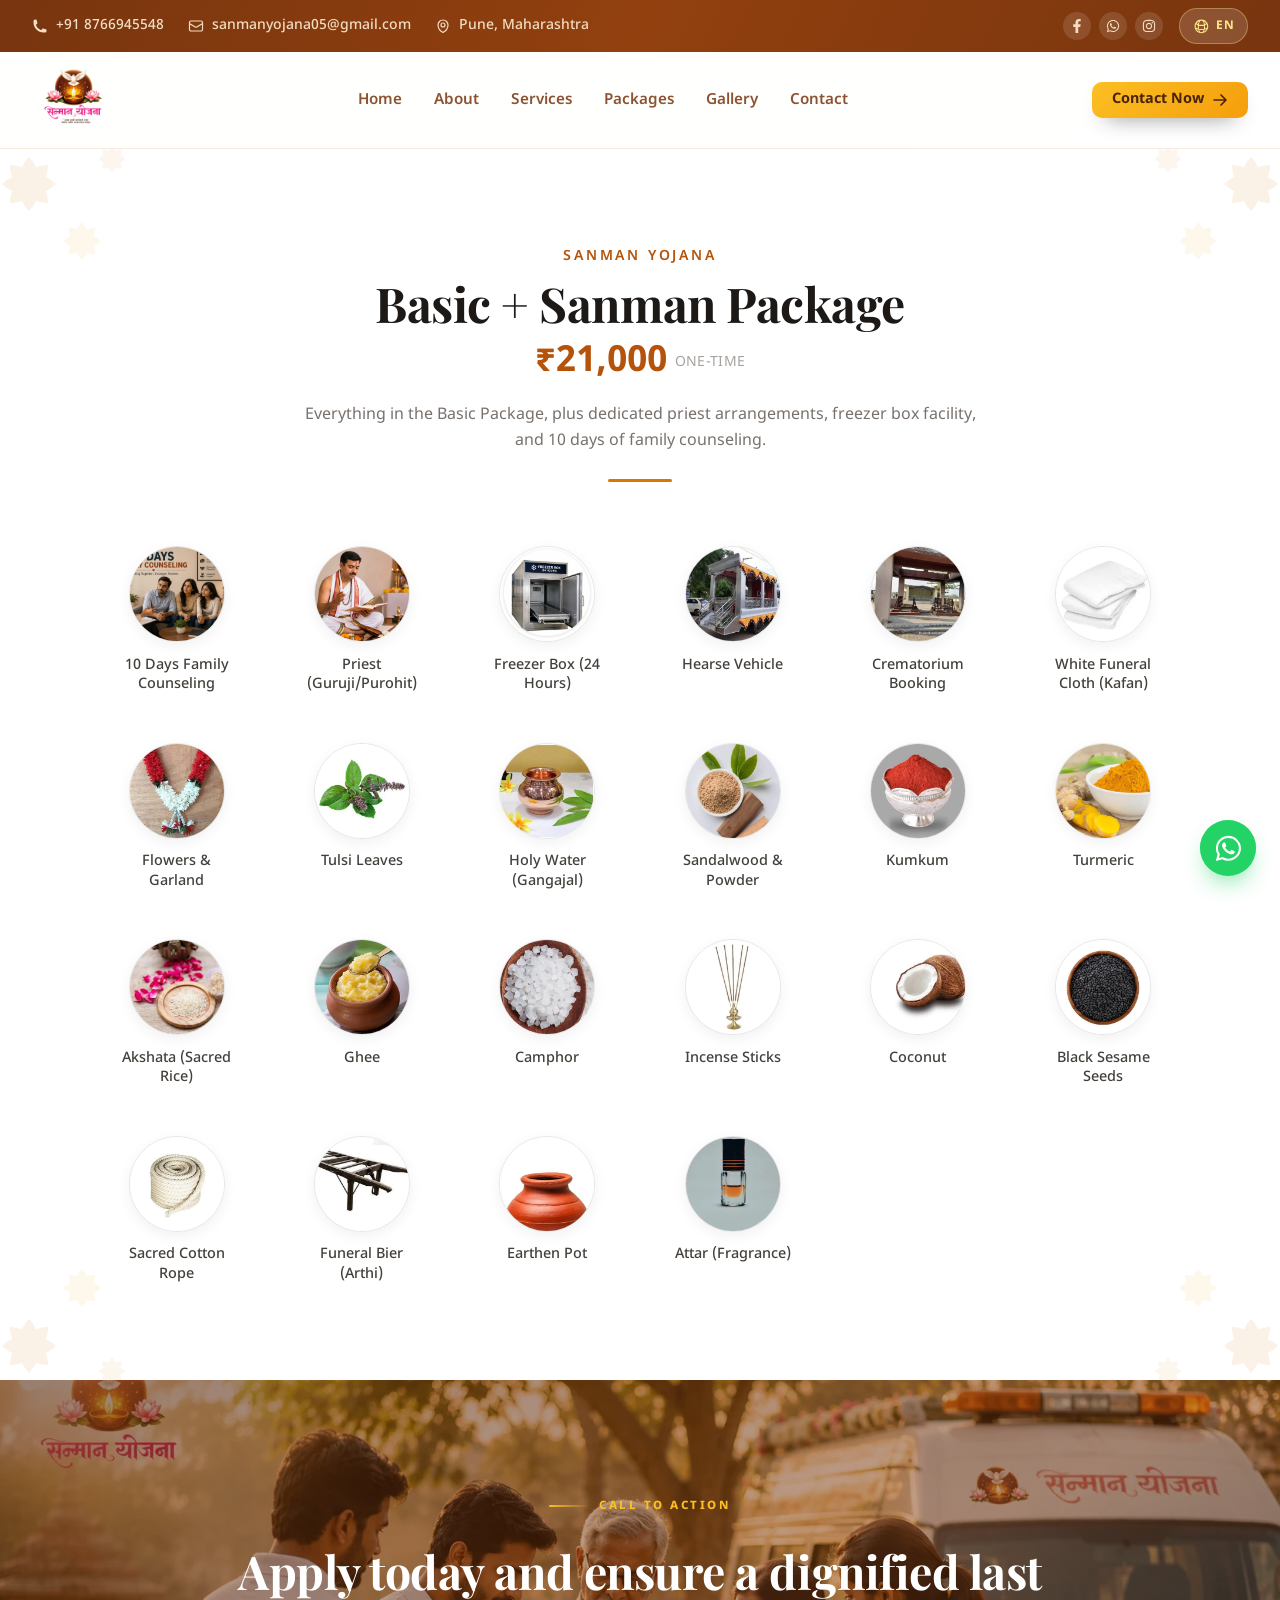
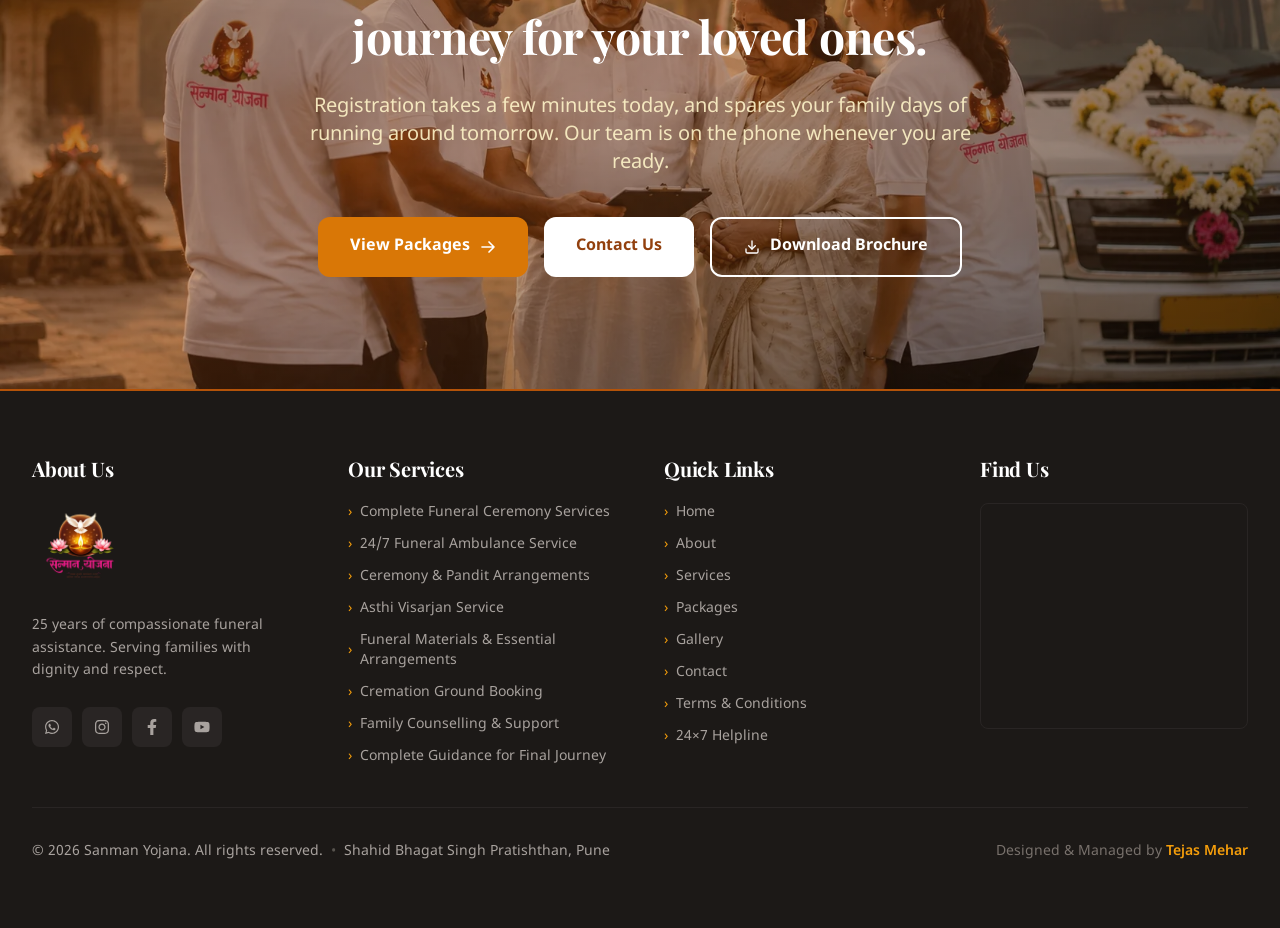
<file: package-sanman.html>
<!DOCTYPE html>
<html lang="en">
<head>
<meta charset="UTF-8">
<meta name="viewport" content="width=device-width, initial-scale=1.0">
<title data-i18n="page.title.pkgsanman">Basic + Sanman Package ₹21,000 in Pune | Sanman Yojana</title>
<meta name="description" data-i18n-content="page.desc.pkgsanman" content="Everything in Basic plus a 24-hour freezer box, guruji/purohit for the rites, crematorium booking and 10 days of family counselling in Pune — ₹21,000 one time.">
<link rel="canonical" href="https://sanmanyojana.org/package-sanman.html">
<meta name="robots" content="index, follow, max-image-preview:large">
<meta name="author" content="Sanman Yojana — Shahid Bhagat Singh Pratishthan, Pune">
<meta name="theme-color" content="#b45309">

<!-- Open Graph / WhatsApp / Facebook -->
<meta property="og:type" content="website">
<meta property="og:site_name" content="Sanman Yojana">
<meta property="og:locale" content="en_IN">
<meta property="og:locale:alternate" content="mr_IN">
<meta property="og:locale:alternate" content="hi_IN">
<meta property="og:url" content="https://sanmanyojana.org/package-sanman.html">
<meta property="og:title" content="Basic + Sanman Package ₹21,000 in Pune | Sanman Yojana">
<meta property="og:description" content="Everything in Basic plus a 24-hour freezer box, guruji/purohit for the rites, crematorium booking and 10 days of family counselling in Pune — ₹21,000 one time.">
<meta property="og:image" content="https://sanmanyojana.org/assets/img/og-logo.jpg">
<meta property="og:image:type" content="image/jpeg">
<meta property="og:image:width" content="1200">
<meta property="og:image:height" content="630">
<meta property="og:image:alt" content="Sanman Yojana — dignified funeral services in Pune">

<!-- Twitter / X -->
<meta name="twitter:card" content="summary_large_image">
<meta name="twitter:title" content="Basic + Sanman Package ₹21,000 in Pune | Sanman Yojana">
<meta name="twitter:description" content="Everything in Basic plus a 24-hour freezer box, guruji/purohit for the rites, crematorium booking and 10 days of family counselling in Pune — ₹21,000 one time.">
<meta name="twitter:image" content="https://sanmanyojana.org/assets/img/og-logo.jpg">

<!-- Structured data: the plan itself, priced, plus the trail back to /packages.html. -->
<script type="application/ld+json">
{
  "@context": "https://schema.org",
  "@graph": [
    {
      "@type": "Service",
      "@id": "https://sanmanyojana.org/package-sanman.html#service",
      "name": "Basic + Sanman Funeral Package",
      "serviceType": "Funeral package",
      "description": "Everything in Basic plus a 24-hour freezer box, guruji/purohit for the rites, crematorium booking and 10 days of family counselling.",
      "url": "https://sanmanyojana.org/package-sanman.html",
      "provider": { "@id": "https://sanmanyojana.org/#organization" },
      "areaServed": [
        { "@type": "City", "name": "Pune" },
        { "@type": "City", "name": "Pimpri-Chinchwad" }
      ],
      "offers": {
        "@type": "Offer",
        "price": "21000",
        "priceCurrency": "INR",
        "availability": "https://schema.org/InStock",
        "url": "https://sanmanyojana.org/package-sanman.html"
      }
    },
    {
      "@type": "BreadcrumbList",
      "@id": "https://sanmanyojana.org/package-sanman.html#breadcrumb",
      "itemListElement": [
        { "@type": "ListItem", "position": 1, "name": "Home", "item": "https://sanmanyojana.org/" },
        { "@type": "ListItem", "position": 2, "name": "Packages", "item": "https://sanmanyojana.org/packages.html" },
        { "@type": "ListItem", "position": 3, "name": "Basic + Sanman Package", "item": "https://sanmanyojana.org/package-sanman.html" }
      ]
    }
  ]
}
</script>

<link rel="preconnect" href="https://fonts.googleapis.com">
<link rel="preconnect" href="https://fonts.gstatic.com" crossorigin>
<link href="https://fonts.googleapis.com/css2?family=Poppins:wght@400;500;600;700;800&family=Playfair+Display:wght@600;700;800&family=Noto+Sans+Devanagari:wght@400;500;600;700&display=swap" rel="stylesheet">

<!-- ===== AMPERSAND GLYPH OVERRIDE =====
     Playfair Display draws "&" as a decorative Et-ligature. These faces remap
     only U+0026 to the plain sans ampersand, so every "&" on the site matches. -->
<style>
@font-face{
  font-family:'Playfair Display';
  src:local('Poppins SemiBold'),local('Poppins'),local('Segoe UI Semibold'),local('Segoe UI'),local('Roboto'),local('Helvetica Neue'),local('Arial'),local('Liberation Sans'),local('Noto Sans');
  unicode-range:U+0026;
  font-weight:100 900;
  font-style:normal;
  font-display:swap;
}
@font-face{
  font-family:'Playfair Display';
  src:local('Poppins SemiBold'),local('Poppins'),local('Segoe UI Semibold'),local('Segoe UI'),local('Roboto'),local('Helvetica Neue'),local('Arial'),local('Liberation Sans'),local('Noto Sans');
  unicode-range:U+0026;
  font-weight:100 900;
  font-style:italic;
  font-display:swap;
}
</style>

<!-- Tailwind, compiled ahead of time. This used to be cdn.tailwindcss.com:
     407 KB of JavaScript that rebuilt the stylesheet in the browser on every
     visit, and left every page unstyled whenever that CDN was slow or blocked.
     The build is 42 KB (8 KB over the wire) and depends on nothing external.
     Theme and rebuild command: see tailwind.config.js in the project root. -->
<link rel="stylesheet" href="assets/css/tailwind.css">
<link rel="stylesheet" href="assets/css/style.css">

<!-- ===== REVEAL-ON-SCROLL FAILSAFE =====
     .reveal starts at opacity:0 and is only made visible by the scroll
     observer in main.js. That is the whole animation, but it also means a
     visit where that script never runs shows a page with almost nothing on
     it. Two nets, neither of which changes anything when the site works:
       1. scripting switched off  -> the classes are neutralised outright;
       2. main.js blocked, 404, or still stuck in a slow network -> after
          five seconds every remaining block is simply shown, using the same
          .show class the observer would have added. -->
<noscript><style>
  .reveal, .reveal-left, .reveal-right { opacity: 1 !important; transform: none !important; }
</style></noscript>
<script>
(function () {
  var root = document.documentElement;
  setTimeout(function () {
    if (root.getAttribute("data-sy-booted")) return;
    var els = document.querySelectorAll(".reveal:not(.show)");
    for (var i = 0; i < els.length; i++) els[i].classList.add("show");
  }, 5000);
})();
</script>
<link rel="icon" type="image/png" sizes="128x128" href="assets/img/favicon.png">
<link rel="apple-touch-icon" href="assets/img/favicon.png">
<style>
  .pkg-circle{
    display:block;
    width:5rem;height:5rem;
    padding:1.35rem;
    box-sizing:border-box;
    border-radius:50%;
    background:#fff;
    border:1px solid #E5E5E5;
    box-shadow:0 4px 14px rgba(0,0,0,0.06);
    color:#b45309;
    overflow:hidden;
    transition:transform .3s ease, box-shadow .3s ease, border-color .3s ease;
  }
  @media (min-width:640px){ .pkg-circle{ width:6rem; height:6rem; padding:1.7rem; } }
  .pkg-circle.pkg-photo{ padding:0; }
  .pkg-circle.pkg-photo picture{ display:block; width:100%; height:100%; }
  .pkg-circle.pkg-photo img{
    width:100%; height:100%;
    object-fit:cover;
    display:block;
  }
  .pkg-card:hover .pkg-circle{
    transform:translateY(-3px) scale(1.07);
    box-shadow:0 12px 24px rgba(180,83,9,0.16);
    border-color:#fcd9a6;
  }
  .pkg-name{
    margin-top:.85rem;
    font-size:.8rem;
    font-weight:500;
    color:#44403c;
    line-height:1.35;
    max-width:7.5rem;
  }
  @media (min-width:640px){ .pkg-name{ font-size:.9rem; } }

  .pkg-card:nth-child(6n+1){ transition-delay:0s; }
  .pkg-card:nth-child(6n+2){ transition-delay:.06s; }
  .pkg-card:nth-child(6n+3){ transition-delay:.12s; }
  .pkg-card:nth-child(6n+4){ transition-delay:.18s; }
  .pkg-card:nth-child(6n+5){ transition-delay:.24s; }
  .pkg-card:nth-child(6n+6){ transition-delay:.3s; }

  /* lotus flower motion — echoes the site's ceremony/spiceremony theme */
  @keyframes lotusSway {
    0%, 100% { transform:rotate(-6deg) scale(1); }
    50%      { transform:rotate(6deg) scale(1.05); }
  }
  .lotus-sway { transform-origin:50% 50%; animation:lotusSway 7s ease-in-out infinite; }

  .lotus-petal{
    position:absolute;
    top:-6%;
    color:#e2a640;
    opacity:0;
    pointer-events:none;
    animation-name:lotusFall;
    animation-timing-function:linear;
    animation-iteration-count:infinite;
  }
  @keyframes lotusFall{
    0%   { transform:translate(0,0) rotate(0deg);        opacity:0; }
    8%   { opacity:.5; }
    50%  { transform:translate(24px, 55vh) rotate(180deg); }
    92%  { opacity:.35; }
    100% { transform:translate(-16px, 112vh) rotate(360deg); opacity:0; }
  }

  @media (prefers-reduced-motion: reduce){
    .lotus-sway, .lotus-petal{ animation:none; }
  }
</style>
</head>

<body class="font-body bg-gradient-to-br from-amber-50 via-stone-50 to-yellow-50">

<a href="#main" class="sr-only focus:not-sr-only" data-i18n="common.skip">Skip to main content</a>

<!-- TOP BAR -->
<div class="site-topbar text-sm py-1.5 md:py-2">
  <div class="max-w-7xl mx-auto px-6 lg:px-8 flex flex-wrap items-center justify-center md:justify-between gap-x-6 gap-y-1.5">
    <div class="flex flex-wrap items-center justify-center gap-x-6 gap-y-1.5">
      <a data-link="phone" class="flex items-center gap-2 topbar-link transition font-medium">
        <svg class="w-4 h-4" fill="currentColor" viewBox="0 0 24 24"><path d="M2.25 6.75c0 8.284 6.716 15 15 15h2.25a2.25 2.25 0 0 0 2.25-2.25v-1.372c0-.516-.351-.966-.852-1.091l-4.423-1.106c-.44-.11-.902.055-1.173.417l-.97 1.293c-.282.376-.769.542-1.21.38a12.035 12.035 0 0 1-7.143-7.143c-.162-.441.004-.928.38-1.21l1.293-.97c.363-.271.527-.734.417-1.173L6.963 3.102a1.125 1.125 0 0 0-1.091-.852H4.5A2.25 2.25 0 0 0 2.25 4.5v2.25Z"/></svg>
        <span data-site="phone">+91 8766945548</span>
      </a>
      <a data-link="email" class="flex items-center gap-2 topbar-link transition font-medium">
        <svg class="w-4 h-4" fill="none" stroke="currentColor" stroke-width="1.8" viewBox="0 0 24 24"><path stroke-linecap="round" stroke-linejoin="round" d="M21.75 6.75v10.5a2.25 2.25 0 0 1-2.25 2.25h-15a2.25 2.25 0 0 1-2.25-2.25V6.75m19.5 0A2.25 2.25 0 0 0 19.5 4.5h-15a2.25 2.25 0 0 0-2.25 2.25m19.5 0v.243a2.25 2.25 0 0 1-1.07 1.916l-7.5 4.615a2.25 2.25 0 0 1-2.36 0L3.32 8.91a2.25 2.25 0 0 1-1.07-1.916V6.75"/></svg>
        <span data-site="email">sanmanyojana05@gmail.com</span>
      </a>
      <span class="hidden lg:flex items-center gap-2 font-medium">
        <svg class="w-4 h-4" fill="none" stroke="currentColor" stroke-width="1.8" viewBox="0 0 24 24"><path stroke-linecap="round" stroke-linejoin="round" d="M15 10.5a3 3 0 1 1-6 0 3 3 0 0 1 6 0Z"/><path stroke-linecap="round" stroke-linejoin="round" d="M19.5 10.5c0 7.142-7.5 11.25-7.5 11.25S4.5 17.642 4.5 10.5a7.5 7.5 0 1 1 15 0Z"/></svg>
        <span data-site="serviceArea">Pune, Maharashtra</span>
      </span>
    </div>

    <div class="hidden md:flex items-center gap-4">
      <div class="flex items-center gap-2">
        <a data-link="facebook" target="_blank" rel="noopener" aria-label="Facebook" class="tb-soc w-7 h-7 rounded-full grid place-items-center transition">
          <svg class="w-3.5 h-3.5" fill="currentColor" viewBox="0 0 320 512"><path d="M279.14 288l14.22-92.66h-88.91v-60.13c0-25.35 12.42-50.06 52.24-50.06h40.42V6.26S260.43 0 225.36 0c-73.22 0-121.08 44.38-121.08 124.72v70.62H22.89V288h81.39v224h100.17V288z"/></svg>
        </a>
        <a data-link="whatsapp" target="_blank" rel="noopener" aria-label="WhatsApp" class="tb-soc tb-soc-wa w-7 h-7 rounded-full grid place-items-center transition">
          <svg class="w-3.5 h-3.5" fill="currentColor" viewBox="0 0 448 512"><path d="M380.9 97.1C339 55.1 283.2 32 223.9 32c-122.4 0-222 99.6-222 222 0 39.1 10.2 77.3 29.6 111L0 480l117.7-30.9c32.4 17.7 68.9 27 106.1 27h.1c122.3 0 224.1-99.6 224.1-222 0-59.3-25.2-115-71.1-157zm-157 341.6c-33.2 0-65.7-8.9-94-25.7l-6.7-4-69.8 18.3L72 359.2l-4.4-7c-18.5-29.4-28.2-63.3-28.2-98.2 0-101.7 82.8-184.5 184.6-184.5 49.3 0 95.6 19.2 130.4 54.1 34.8 34.9 56.2 81.2 56.1 130.5 0 101.8-84.9 184.6-186.6 184.6zm101.2-138.2c-5.5-2.8-32.8-16.2-37.9-18-5.1-1.9-8.8-2.8-12.5 2.8-3.7 5.6-14.3 18-17.6 21.8-3.2 3.7-6.5 4.2-12 1.4-32.6-16.3-54-29.1-75.5-66-5.7-9.8 5.7-9.1 16.3-30.3 1.8-3.7.9-6.9-.5-9.7-1.4-2.8-12.5-30.1-17.1-41.2-4.5-10.8-9.1-9.3-12.5-9.5-3.2-.2-6.9-.2-10.6-.2-3.7 0-9.7 1.4-14.8 6.9-5.1 5.6-19.4 19-19.4 46.3 0 27.3 19.9 53.7 22.6 57.4 2.8 3.7 39.1 59.7 94.8 83.8 35.2 15.2 49 16.5 66.6 13.9 10.7-1.6 32.8-13.4 37.4-26.4 4.6-13 4.6-24.1 3.2-26.4-1.3-2.5-5-3.9-10.5-6.6z"/></svg>
        </a>
        <a data-link="instagram" target="_blank" rel="noopener" aria-label="Instagram" class="tb-soc w-7 h-7 rounded-full grid place-items-center transition">
          <svg class="w-3.5 h-3.5" fill="currentColor" viewBox="0 0 448 512"><path d="M224.1 141c-63.6 0-114.9 51.3-114.9 114.9s51.3 114.9 114.9 114.9S339 319.5 339 255.9 287.7 141 224.1 141zm0 189.6c-41.1 0-74.7-33.5-74.7-74.7s33.5-74.7 74.7-74.7 74.7 33.5 74.7 74.7-33.6 74.7-74.7 74.7zm146.4-194.3c0 14.9-12 26.8-26.8 26.8-14.9 0-26.8-12-26.8-26.8s12-26.8 26.8-26.8 26.8 12 26.8 26.8zm76.1 27.2c-1.7-35.9-9.9-67.7-36.2-93.9-26.2-26.2-58-34.4-93.9-36.2-37-2.1-147.9-2.1-184.9 0-35.8 1.7-67.6 9.9-93.9 36.1s-34.4 58-36.2 93.9c-2.1 37-2.1 147.9 0 184.9 1.7 35.9 9.9 67.7 36.2 93.9s58 34.4 93.9 36.2c37 2.1 147.9 2.1 184.9 0 35.9-1.7 67.7-9.9 93.9-36.2 26.2-26.2 34.4-58 36.2-93.9 2.1-37 2.1-147.8 0-184.8zM398.8 388c-7.8 19.6-22.9 34.7-42.6 42.6-29.5 11.7-99.5 9-132.1 9s-102.7 2.6-132.1-9c-19.6-7.8-34.7-22.9-42.6-42.6-11.7-29.5-9-99.5-9-132.1s-2.6-102.7 9-132.1c7.8-19.6 22.9-34.7 42.6-42.6 29.5-11.7 99.5-9 132.1-9s102.7-2.6 132.1 9c19.6 7.8 34.7 22.9 42.6 42.6 11.7 29.5 9 99.5 9 132.1s2.7 102.7-9 132.1z"/></svg>
        </a>
      </div>
      <div class="lang-switch">
        <button type="button" class="lang-toggle lang-toggle-light" aria-haspopup="true" aria-expanded="false" aria-label="Change language">
          <svg class="w-4 h-4" fill="none" stroke="currentColor" stroke-width="1.6" viewBox="0 0 24 24" aria-hidden="true"><path stroke-linecap="round" stroke-linejoin="round" d="M12 21a9.004 9.004 0 0 0 8.716-6.747M12 21a9.004 9.004 0 0 1-8.716-6.747M12 21c2.485 0 4.5-4.03 4.5-9S14.485 3 12 3m0 18c-2.485 0-4.5-4.03-4.5-9S9.515 3 12 3m0 0a8.997 8.997 0 0 1 7.843 4.582M12 3a8.997 8.997 0 0 0-7.843 4.582m15.686 0A11.953 11.953 0 0 1 12 10.5c-2.998 0-5.74-1.1-7.843-2.918m15.686 0A8.959 8.959 0 0 1 21 12c0 .778-.099 1.533-.284 2.253m0 0A17.919 17.919 0 0 1 12 16.5c-3.162 0-6.133-.815-8.716-2.247m0 0A9.015 9.015 0 0 1 3 12c0-1.605.42-3.113 1.157-4.418"/></svg>
          <span class="lang-current">EN</span>
        </button>
        <div class="lang-menu">
          <button type="button" class="lang-btn" data-lang="en">English</button>
          <button type="button" class="lang-btn" data-lang="mr">मराठी</button>
          <button type="button" class="lang-btn" data-lang="hi">हिंदी</button>
        </div>
      </div>
    </div>
  </div>
</div>

<!-- HEADER -->
<header id="siteHeader" class="sticky top-0 z-50 transition-all">
  <div class="max-w-7xl mx-auto px-4 sm:px-6 lg:px-8">
    <div class="h-20 sm:h-24 flex items-center justify-between gap-3 sm:gap-4">

      <a href="index.html" class="shrink-0" aria-label="Sanman Yojana — Home">
        <img data-logo src="assets/img/logo2.webp" alt="Sanman Yojana" class="site-logo">
      </a>

      <nav class="hidden lg:flex items-center gap-6 xl:gap-8">
        <a href="index.html" class="nav-link" data-i18n="nav.home">Home</a>
        <a href="about.html" class="nav-link" data-i18n="nav.about">About</a>
        <a href="services.html" class="nav-link" data-i18n="nav.services">Services</a>
        <a href="packages.html" class="nav-link active" data-i18n="nav.packages">Packages</a>
        <a href="gallery.html" class="nav-link" data-i18n="nav.gallery">Gallery</a>
        <a href="contact.html" class="nav-link" data-i18n="nav.contact">Contact</a>
      </nav>

      <div class="flex items-center gap-2 sm:gap-3">
        <a href="contact.html#enquiry" class="nav-cta nav-cta-header hidden lg:inline-flex">
          <span data-i18n="nav.contactnow">Contact Now</span>
          <svg fill="none" stroke="currentColor" stroke-width="2.5" viewBox="0 0 24 24" aria-hidden="true"><path stroke-linecap="round" stroke-linejoin="round" d="M13.5 4.5 21 12m0 0-7.5 7.5M21 12H3"/></svg>
        </a>

        <div class="lang-switch md:hidden">
          <button type="button" class="lang-toggle lang-toggle-light" aria-haspopup="true" aria-expanded="false" aria-label="Change language">
            <svg class="w-4 h-4" fill="none" stroke="currentColor" stroke-width="1.6" viewBox="0 0 24 24" aria-hidden="true"><path stroke-linecap="round" stroke-linejoin="round" d="M12 21a9.004 9.004 0 0 0 8.716-6.747M12 21a9.004 9.004 0 0 1-8.716-6.747M12 21c2.485 0 4.5-4.03 4.5-9S14.485 3 12 3m0 18c-2.485 0-4.5-4.03-4.5-9S9.515 3 12 3m0 0a8.997 8.997 0 0 1 7.843 4.582M12 3a8.997 8.997 0 0 0-7.843 4.582m15.686 0A11.953 11.953 0 0 1 12 10.5c-2.998 0-5.74-1.1-7.843-2.918m15.686 0A8.959 8.959 0 0 1 21 12c0 .778-.099 1.533-.284 2.253m0 0A17.919 17.919 0 0 1 12 16.5c-3.162 0-6.133-.815-8.716-2.247m0 0A9.015 9.015 0 0 1 3 12c0-1.605.42-3.113 1.157-4.418"/></svg>
            <span class="lang-current">EN</span>
          </button>
          <div class="lang-menu">
            <button type="button" class="lang-btn" data-lang="en">English</button>
            <button type="button" class="lang-btn" data-lang="mr">मराठी</button>
            <button type="button" class="lang-btn" data-lang="hi">हिंदी</button>
          </div>
        </div>

        <button id="menuBtn" aria-expanded="false" aria-label="Open menu" class="menu-btn lg:hidden w-12 h-12 rounded-lg grid place-items-center">
          <svg class="ico-open w-7 h-7" fill="none" stroke="currentColor" stroke-width="2" viewBox="0 0 24 24"><path stroke-linecap="round" d="M3.75 6.75h16.5M3.75 12h16.5m-16.5 5.25h16.5"/></svg>
          <svg class="ico-close hidden w-7 h-7" fill="none" stroke="currentColor" stroke-width="2" viewBox="0 0 24 24"><path stroke-linecap="round" d="M6 18 18 6M6 6l12 12"/></svg>
        </button>
      </div>
    </div>
  </div>

  <div id="mobileMenu" class="lg:hidden">
    <nav class="px-4 py-3 flex flex-col gap-1">
      <a href="index.html" class="mnav-link px-4 py-3 rounded-lg font-semibold" data-i18n="nav.home">Home</a>
      <a href="about.html" class="mnav-link px-4 py-3 rounded-lg font-semibold" data-i18n="nav.about">About</a>
      <a href="services.html" class="mnav-link px-4 py-3 rounded-lg font-semibold" data-i18n="nav.services">Services</a>
      <a href="packages.html" class="mnav-link px-4 py-3 rounded-lg font-semibold" data-i18n="nav.packages">Packages</a>
      <a href="gallery.html" class="mnav-link px-4 py-3 rounded-lg font-semibold" data-i18n="nav.gallery">Gallery</a>
      <a href="contact.html" class="mnav-link px-4 py-3 rounded-lg font-semibold" data-i18n="nav.contact">Contact</a>
      <a href="contact.html#enquiry" class="nav-cta mt-2 justify-center py-3.5 text-[0.95rem]">
        <span data-i18n="nav.contactnow">Contact Now</span>
        <svg fill="none" stroke="currentColor" stroke-width="2.5" viewBox="0 0 24 24" aria-hidden="true"><path stroke-linecap="round" stroke-linejoin="round" d="M13.5 4.5 21 12m0 0-7.5 7.5M21 12H3"/></svg>
      </a>
    </nav>
  </div>
</header>

<main id="main" class="relative">

<!-- Reusable lotus decoration (hidden defs) -->
<svg width="0" height="0" class="absolute" aria-hidden="true" focusable="false">
  <defs>
    <path id="lotusPetalPath" d="M20,24 C13,20 12,10 20,2 C28,10 27,20 20,24 Z"/>
    <symbol id="lotusFlower" viewBox="0 0 40 40">
      <g fill="currentColor">
        <use href="#lotusPetalPath" transform="rotate(0 20 20)"/>
        <use href="#lotusPetalPath" transform="rotate(45 20 20)"/>
        <use href="#lotusPetalPath" transform="rotate(90 20 20)"/>
        <use href="#lotusPetalPath" transform="rotate(135 20 20)"/>
        <use href="#lotusPetalPath" transform="rotate(180 20 20)"/>
        <use href="#lotusPetalPath" transform="rotate(225 20 20)"/>
        <use href="#lotusPetalPath" transform="rotate(270 20 20)"/>
        <use href="#lotusPetalPath" transform="rotate(315 20 20)"/>
      </g>
      <circle cx="20" cy="20" r="4" fill="currentColor" opacity="0.9"/>
    </symbol>
    <symbol id="lotusPetalSingle" viewBox="0 0 40 40">
      <use href="#lotusPetalPath" fill="currentColor"/>
    </symbol>
  </defs>
</svg>

<!-- PACKAGE DETAILS -->
<section class="relative py-16 sm:py-20 lg:py-24 bg-white overflow-hidden">

  <!-- corner flower clusters (gentle sway) -->
  <div class="absolute -top-4 -left-4 w-56 h-56 sm:w-64 sm:h-64 pointer-events-none select-none" aria-hidden="true">
    <svg class="absolute text-amber-600 opacity-[0.09] lotus-sway" style="width:60px;height:60px;top:8%;left:6%;animation-delay:0s;"><use href="#lotusFlower"/></svg>
    <svg class="absolute text-amber-500 opacity-[0.07] lotus-sway" style="width:42px;height:42px;top:34%;left:30%;animation-delay:-2.4s;"><use href="#lotusFlower"/></svg>
    <svg class="absolute text-amber-600 opacity-[0.06] lotus-sway" style="width:30px;height:30px;top:4%;left:44%;animation-delay:-4.8s;"><use href="#lotusFlower"/></svg>
  </div>
  <div class="absolute -top-4 -right-4 w-56 h-56 sm:w-64 sm:h-64 pointer-events-none select-none" aria-hidden="true">
    <svg class="absolute text-amber-600 opacity-[0.09] lotus-sway" style="width:60px;height:60px;top:8%;right:6%;animation-delay:-1.2s;"><use href="#lotusFlower"/></svg>
    <svg class="absolute text-amber-500 opacity-[0.07] lotus-sway" style="width:42px;height:42px;top:34%;right:30%;animation-delay:-3.6s;"><use href="#lotusFlower"/></svg>
    <svg class="absolute text-amber-600 opacity-[0.06] lotus-sway" style="width:30px;height:30px;top:4%;right:44%;animation-delay:-5.4s;"><use href="#lotusFlower"/></svg>
  </div>
  <div class="absolute -bottom-4 -left-4 w-56 h-56 sm:w-64 sm:h-64 pointer-events-none select-none" aria-hidden="true">
    <svg class="absolute text-amber-600 opacity-[0.09] lotus-sway" style="width:60px;height:60px;bottom:8%;left:6%;animation-delay:-0.6s;"><use href="#lotusFlower"/></svg>
    <svg class="absolute text-amber-500 opacity-[0.07] lotus-sway" style="width:42px;height:42px;bottom:34%;left:30%;animation-delay:-3s;"><use href="#lotusFlower"/></svg>
    <svg class="absolute text-amber-600 opacity-[0.06] lotus-sway" style="width:30px;height:30px;bottom:4%;left:44%;animation-delay:-5.7s;"><use href="#lotusFlower"/></svg>
  </div>
  <div class="absolute -bottom-4 -right-4 w-56 h-56 sm:w-64 sm:h-64 pointer-events-none select-none" aria-hidden="true">
    <svg class="absolute text-amber-600 opacity-[0.09] lotus-sway" style="width:60px;height:60px;bottom:8%;right:6%;animation-delay:-1.8s;"><use href="#lotusFlower"/></svg>
    <svg class="absolute text-amber-500 opacity-[0.07] lotus-sway" style="width:42px;height:42px;bottom:34%;right:30%;animation-delay:-4.2s;"><use href="#lotusFlower"/></svg>
    <svg class="absolute text-amber-600 opacity-[0.06] lotus-sway" style="width:30px;height:30px;bottom:4%;right:44%;animation-delay:-6.3s;"><use href="#lotusFlower"/></svg>
  </div>

  <!-- drifting lotus petals -->
  <svg class="lotus-petal" style="left:6%;width:11px;height:11px;animation-duration:16s;animation-delay:-2s;" aria-hidden="true"><use href="#lotusPetalSingle"/></svg>
  <svg class="lotus-petal" style="left:20%;width:9px;height:9px;animation-duration:13s;animation-delay:-7s;" aria-hidden="true"><use href="#lotusPetalSingle"/></svg>
  <svg class="lotus-petal" style="left:35%;width:13px;height:13px;animation-duration:19s;animation-delay:-4s;" aria-hidden="true"><use href="#lotusPetalSingle"/></svg>
  <svg class="lotus-petal" style="left:50%;width:10px;height:10px;animation-duration:15s;animation-delay:-10s;" aria-hidden="true"><use href="#lotusPetalSingle"/></svg>
  <svg class="lotus-petal" style="left:65%;width:12px;height:12px;animation-duration:18s;animation-delay:-1s;" aria-hidden="true"><use href="#lotusPetalSingle"/></svg>
  <svg class="lotus-petal" style="left:80%;width:9px;height:9px;animation-duration:14s;animation-delay:-9s;" aria-hidden="true"><use href="#lotusPetalSingle"/></svg>
  <svg class="lotus-petal" style="left:92%;width:12px;height:12px;animation-duration:17s;animation-delay:-5s;" aria-hidden="true"><use href="#lotusPetalSingle"/></svg>

  <div class="relative z-10 max-w-6xl mx-auto px-4 sm:px-6 lg:px-8">

    <!-- Title -->
    <div class="reveal text-center max-w-2xl mx-auto mb-14 sm:mb-16">
      <span class="inline-block text-xs sm:text-sm font-semibold tracking-[0.2em] uppercase text-amber-700 mb-3" data-i18n="pkg.sanman.eyebrow">Sanman Yojana</span>
      <h1 class="text-3xl sm:text-4xl lg:text-5xl font-bold text-stone-900 mb-4" data-i18n="pkg.sanman.title">Basic + Sanman Package</h1>
      <div class="flex items-center justify-center gap-2 mb-5">
        <span class="text-3xl sm:text-4xl font-bold text-amber-700">₹21,000</span>
        <span class="text-sm text-stone-400 uppercase tracking-wide" data-i18n="pkg.sanman.priceunit">one-time</span>
      </div>
      <p class="text-stone-500 leading-relaxed" data-i18n="pkg.sanman.desc">Everything in the Basic Package, plus dedicated priest arrangements, freezer box facility, and 10 days of family counseling.</p>
      <div class="w-16 h-[3px] bg-amber-600 rounded-full mx-auto mt-6"></div>
    </div>

    <!-- Items Grid -->
    <div class="grid grid-cols-3 md:grid-cols-4 lg:grid-cols-5 xl:grid-cols-6 gap-x-5 gap-y-10 sm:gap-x-6 sm:gap-y-12">

      <!-- 1. 10 Days Family Counseling -->
      <div class="pkg-card reveal group flex flex-col items-center text-center">
        <span class="pkg-circle pkg-photo">
          <img src="image/basic/sanman-extra/family-counseling.webp" width="320" height="320" alt="10 Days Family Counseling" loading="lazy" decoding="async">
        </span>
        <p class="pkg-name" data-i18n="pkg.sanman.item1">10 Days Family Counseling</p>
      </div>

      <!-- 2. Priest (Guruji/Purohit) -->
      <div class="pkg-card reveal group flex flex-col items-center text-center">
        <span class="pkg-circle pkg-photo">
          <img src="image/basic/sanman-extra/priest.webp" width="320" height="320" alt="Priest (Guruji/Purohit)" loading="lazy" decoding="async">
        </span>
        <p class="pkg-name" data-i18n="pkg.sanman.item2">Priest (Guruji/Purohit)</p>
      </div>

      <!-- 3. Freezer Box (24 Hours) -->
      <div class="pkg-card reveal group flex flex-col items-center text-center">
        <span class="pkg-circle pkg-photo">
          <img src="image/basic/sanman-extra/freezer-box.webp" width="320" height="320" alt="Freezer Box (24 Hours)" loading="lazy" decoding="async">
        </span>
        <p class="pkg-name" data-i18n="pkg.sanman.item3">Freezer Box (24 Hours)</p>
      </div>

      <!-- 5. Hearse Vehicle -->
      <div class="pkg-card reveal group flex flex-col items-center text-center">
        <span class="pkg-circle pkg-photo">
          <picture>
            <source srcset="image/basic/optimized/hearse-vehicle.webp" type="image/webp">
            <img src="image/basic/optimized/hearse-vehicle.jpg" width="320" height="320" alt="Hearse Vehicle" loading="lazy" decoding="async">
          </picture>
        </span>
        <p class="pkg-name" data-i18n="pkg.sanman.item5">Hearse Vehicle</p>
      </div>

      <!-- 6. Crematorium Booking -->
      <div class="pkg-card reveal group flex flex-col items-center text-center">
        <span class="pkg-circle pkg-photo">
          <picture>
            <source srcset="image/basic/optimized/crematorium-booking.webp" type="image/webp">
            <img src="image/basic/optimized/crematorium-booking.jpg" width="320" height="320" alt="Crematorium Booking" loading="lazy" decoding="async">
          </picture>
        </span>
        <p class="pkg-name" data-i18n="pkg.sanman.item6">Crematorium Booking</p>
      </div>

      <!-- 7. Kafan (White Funeral Cloth) -->
      <div class="pkg-card reveal group flex flex-col items-center text-center">
        <span class="pkg-circle pkg-photo">
          <picture>
            <source srcset="image/basic/optimized/white-funeral-cloth-kafan.webp" type="image/webp">
            <img src="image/basic/optimized/white-funeral-cloth-kafan.jpg" width="320" height="320" alt="White Funeral Cloth (Kafan)" loading="lazy" decoding="async">
          </picture>
        </span>
        <p class="pkg-name" data-i18n="pkg.sanman.item7">White Funeral Cloth (Kafan)</p>
      </div>

      <!-- 8. Flowers & Garland -->
      <div class="pkg-card reveal group flex flex-col items-center text-center">
        <span class="pkg-circle pkg-photo">
          <picture>
            <source srcset="image/basic/optimized/flowers-garland.webp" type="image/webp">
            <img src="image/basic/optimized/flowers-garland.jpg" width="320" height="320" alt="Flowers & Garland" loading="lazy" decoding="async">
          </picture>
        </span>
        <p class="pkg-name" data-i18n="pkg.sanman.item8">Flowers &amp; Garland</p>
      </div>

      <!-- 9. Tulsi Leaves -->
      <div class="pkg-card reveal group flex flex-col items-center text-center">
        <span class="pkg-circle pkg-photo">
          <picture>
            <source srcset="image/basic/optimized/tulsi-leaves.webp" type="image/webp">
            <img src="image/basic/optimized/tulsi-leaves.jpg" width="320" height="320" alt="Tulsi Leaves" loading="lazy" decoding="async">
          </picture>
        </span>
        <p class="pkg-name" data-i18n="pkg.sanman.item9">Tulsi Leaves</p>
      </div>

      <!-- 10. Holy Water (Gangajal) -->
      <div class="pkg-card reveal group flex flex-col items-center text-center">
        <span class="pkg-circle pkg-photo">
          <picture>
            <source srcset="image/basic/optimized/holy-water.webp" type="image/webp">
            <img src="image/basic/optimized/holy-water.jpg" width="320" height="320" alt="Holy Water (Gangajal)" loading="lazy" decoding="async">
          </picture>
        </span>
        <p class="pkg-name" data-i18n="pkg.sanman.item10">Holy Water (Gangajal)</p>
      </div>

      <!-- 11. Sandalwood & Powder -->
      <div class="pkg-card reveal group flex flex-col items-center text-center">
        <span class="pkg-circle pkg-photo">
          <picture>
            <source srcset="image/basic/optimized/sandalwood-powder.webp" type="image/webp">
            <img src="image/basic/optimized/sandalwood-powder.jpg" width="320" height="320" alt="Sandalwood &amp; Powder" loading="lazy" decoding="async">
          </picture>
        </span>
        <p class="pkg-name" data-i18n="pkg.sanman.item11">Sandalwood &amp; Powder</p>
      </div>

      <!-- 12. Kumkum -->
      <div class="pkg-card reveal group flex flex-col items-center text-center">
        <span class="pkg-circle pkg-photo">
          <picture>
            <source srcset="image/basic/optimized/kumkum.webp" type="image/webp">
            <img src="image/basic/optimized/kumkum.jpg" width="320" height="320" alt="Kumkum" loading="lazy" decoding="async">
          </picture>
        </span>
        <p class="pkg-name" data-i18n="pkg.sanman.item12">Kumkum</p>
      </div>

      <!-- 13. Turmeric -->
      <div class="pkg-card reveal group flex flex-col items-center text-center">
        <span class="pkg-circle pkg-photo">
          <picture>
            <source srcset="image/basic/optimized/turmeric.webp" type="image/webp">
            <img src="image/basic/optimized/turmeric.jpg" width="320" height="320" alt="Turmeric" loading="lazy" decoding="async">
          </picture>
        </span>
        <p class="pkg-name" data-i18n="pkg.sanman.item13">Turmeric</p>
      </div>

      <!-- 14. Akshata (Sacred Rice) -->
      <div class="pkg-card reveal group flex flex-col items-center text-center">
        <span class="pkg-circle pkg-photo">
          <picture>
            <source srcset="image/basic/optimized/akshata.webp" type="image/webp">
            <img src="image/basic/optimized/akshata.jpg" width="320" height="320" alt="Akshata (Sacred Rice)" loading="lazy" decoding="async">
          </picture>
        </span>
        <p class="pkg-name" data-i18n="pkg.sanman.item14">Akshata (Sacred Rice)</p>
      </div>

      <!-- 15. Ghee -->
      <div class="pkg-card reveal group flex flex-col items-center text-center">
        <span class="pkg-circle pkg-photo">
          <picture>
            <source srcset="image/basic/optimized/ghee.webp" type="image/webp">
            <img src="image/basic/optimized/ghee.jpg" width="320" height="320" alt="Ghee" loading="lazy" decoding="async">
          </picture>
        </span>
        <p class="pkg-name" data-i18n="pkg.sanman.item15">Ghee</p>
      </div>

      <!-- 16. Camphor -->
      <div class="pkg-card reveal group flex flex-col items-center text-center">
        <span class="pkg-circle pkg-photo">
          <picture>
            <source srcset="image/basic/optimized/camphor.webp" type="image/webp">
            <img src="image/basic/optimized/camphor.jpg" width="320" height="320" alt="Camphor" loading="lazy" decoding="async">
          </picture>
        </span>
        <p class="pkg-name" data-i18n="pkg.sanman.item16">Camphor</p>
      </div>

      <!-- 17. Incense Sticks -->
      <div class="pkg-card reveal group flex flex-col items-center text-center">
        <span class="pkg-circle pkg-photo">
          <picture>
            <source srcset="image/basic/optimized/incense-sticks.webp" type="image/webp">
            <img src="image/basic/optimized/incense-sticks.jpg" width="320" height="320" alt="Incense Sticks" loading="lazy" decoding="async">
          </picture>
        </span>
        <p class="pkg-name" data-i18n="pkg.sanman.item17">Incense Sticks</p>
      </div>

      <!-- 18. Coconut -->
      <div class="pkg-card reveal group flex flex-col items-center text-center">
        <span class="pkg-circle pkg-photo">
          <picture>
            <source srcset="image/basic/optimized/coconut.webp" type="image/webp">
            <img src="image/basic/optimized/coconut.jpg" width="320" height="320" alt="Coconut" loading="lazy" decoding="async">
          </picture>
        </span>
        <p class="pkg-name" data-i18n="pkg.sanman.item18">Coconut</p>
      </div>

      <!-- 19. Black Sesame Seeds -->
      <div class="pkg-card reveal group flex flex-col items-center text-center">
        <span class="pkg-circle pkg-photo">
          <picture>
            <source srcset="image/basic/optimized/black-sesame.webp" type="image/webp">
            <img src="image/basic/optimized/black-sesame.jpg" width="320" height="320" alt="Black Sesame Seeds" loading="lazy" decoding="async">
          </picture>
        </span>
        <p class="pkg-name" data-i18n="pkg.sanman.item19">Black Sesame Seeds</p>
      </div>

      <!-- 20. Sacred Cotton Rope -->
      <div class="pkg-card reveal group flex flex-col items-center text-center">
        <span class="pkg-circle pkg-photo">
          <picture>
            <source srcset="image/basic/optimized/sacred-cotton-rope.webp" type="image/webp">
            <img src="image/basic/optimized/sacred-cotton-rope.jpg" width="320" height="320" alt="Sacred Cotton Rope" loading="lazy" decoding="async">
          </picture>
        </span>
        <p class="pkg-name" data-i18n="pkg.sanman.item20">Sacred Cotton Rope</p>
      </div>

      <!-- 21. Funeral Bier (Arthi) -->
      <div class="pkg-card reveal group flex flex-col items-center text-center">
        <span class="pkg-circle pkg-photo">
          <picture>
            <source srcset="image/basic/optimized/funeral-bier.webp" type="image/webp">
            <img src="image/basic/optimized/funeral-bier.jpg" width="320" height="320" alt="Funeral Bier (Arthi)" loading="lazy" decoding="async">
          </picture>
        </span>
        <p class="pkg-name" data-i18n="pkg.sanman.item21">Funeral Bier (Arthi)</p>
      </div>

      <!-- 22. Earthen Pot -->
      <div class="pkg-card reveal group flex flex-col items-center text-center">
        <span class="pkg-circle pkg-photo">
          <picture>
            <source srcset="image/basic/optimized/earthen-pot.webp" type="image/webp">
            <img src="image/basic/optimized/earthen-pot.jpg" width="320" height="320" alt="Earthen Pot" loading="lazy" decoding="async">
          </picture>
        </span>
        <p class="pkg-name" data-i18n="pkg.sanman.item22">Earthen Pot</p>
      </div>

      <!-- 23. Attar (Fragrance) -->
      <div class="pkg-card reveal group flex flex-col items-center text-center">
        <span class="pkg-circle pkg-photo">
          <picture>
            <source srcset="image/basic/optimized/attar-fragrance.webp" type="image/webp">
            <img src="image/basic/optimized/attar-fragrance.jpg" width="320" height="320" alt="Attar (Fragrance)" loading="lazy" decoding="async">
          </picture>
        </span>
        <p class="pkg-name" data-i18n="pkg.sanman.item23">Attar (Fragrance)</p>
      </div>

    </div>

  </div>
</section>

<!-- ============================================================
     CTA BAND
     ============================================================ -->
<section class="relative py-20 lg:py-28 overflow-hidden bg-amber-900">
  <div class="absolute inset-0 bg-cover bg-center" style="background-image:url('image/packageCTA1.webp');" aria-hidden="true"></div>
  <div class="absolute inset-0 bg-gradient-to-br from-amber-950/55 via-amber-900/45 to-stone-950/55" aria-hidden="true"></div>

  <div class="relative z-10 max-w-4xl mx-auto px-4 sm:px-6 lg:px-8 text-center">
    <span class="sx-kicker is-light justify-center mb-6 reveal">
      <span class="sx-rule" style="background:linear-gradient(90deg,#fbbf24,rgba(251,191,36,0))"></span><span data-i18n="svc.cta.kicker">Call to Action</span>
    </span>
    <!-- leading is repeated per breakpoint: the `sm:text-4xl` media rule ships
         its own line-height and would otherwise win over a base `leading-*` -->
    <h2 class="reveal text-3xl sm:text-4xl lg:text-[2.9rem] font-bold text-white leading-[1.4] sm:leading-[1.4] lg:leading-[1.4] mb-6" data-i18n="svc.cta.title">
      Apply today and ensure a dignified last journey for your loved ones.
    </h2>
    <p class="reveal d1 text-lg sm:text-xl text-amber-100/90 leading-relaxed mb-10 max-w-2xl mx-auto" data-i18n="svc.cta.desc">
      Registration takes a few minutes today, and spares your family days of running around tomorrow.
      Our team is on the phone whenever you are ready.
    </p>
    <div class="reveal d2 flex flex-row flex-wrap gap-3 sm:gap-4 justify-center">
      <a href="packages.html" class="inline-flex items-center justify-center gap-2.5 px-5 sm:px-8 py-3.5 sm:py-4 bg-amber-600 hover:bg-amber-500 text-white font-bold text-sm sm:text-base rounded-xl transition-all duration-300 hover:shadow-xl hover:-translate-y-0.5">
        <span data-i18n="svc.cta.btnPackages">View Packages</span>
        <svg class="w-4 h-4" fill="none" stroke="currentColor" stroke-width="2.5" viewBox="0 0 24 24"><path stroke-linecap="round" stroke-linejoin="round" d="M13.5 4.5 21 12m0 0-7.5 7.5M21 12H3"/></svg>
      </a>
      <a href="contact.html#enquiry" class="inline-flex items-center justify-center gap-2.5 px-5 sm:px-8 py-3.5 sm:py-4 bg-white hover:bg-amber-50 text-amber-800 font-bold text-sm sm:text-base rounded-xl transition-all duration-300 hover:shadow-xl hover:-translate-y-0.5">
        <span data-i18n="pkg.contactus">Contact Us</span>
      </a>
      <a href="image/packages.pdf" download="Sanman-Yojana-Packages.pdf" class="inline-flex items-center justify-center gap-2.5 px-5 sm:px-8 py-3.5 sm:py-4 border-2 border-white text-white font-bold text-sm sm:text-base rounded-xl transition-all duration-300 hover:bg-white hover:text-amber-800 hover:shadow-xl hover:-translate-y-0.5">
        <svg class="w-4 h-4" viewBox="0 0 24 24" fill="none" stroke="currentColor" stroke-width="2" stroke-linecap="round" stroke-linejoin="round" aria-hidden="true"><path d="M21 15v4a2 2 0 0 1-2 2H5a2 2 0 0 1-2-2v-4"/><polyline points="7 10 12 15 17 10"/><line x1="12" y1="15" x2="12" y2="3"/></svg>
        <span data-i18n="pkgs2.cta.secondary">Download Brochure</span>
      </a>
    </div>
  </div>
</section>

</main>

<!-- FOOTER -->
<footer class="bg-stone-900 text-stone-300 border-t-2 border-amber-700">
  <div class="max-w-7xl mx-auto px-4 sm:px-6 lg:px-8 py-16">
    <div class="grid sm:grid-cols-2 lg:grid-cols-4 gap-12 mb-10">

      <!-- About Us -->
      <div>
        <h2 class="text-xl font-bold text-white mb-5" data-i18n="footer.aboutus">About Us</h2>
        <div class="mb-4">
          <img data-logo src="assets/img/logo2.webp" alt="Sanman Yojana" class="footer-logo">
        </div>
        <p class="text-sm text-stone-400 leading-relaxed mb-6" data-i18n="footer.about">Compassionate funeral assistance for every family.</p>
        <div class="flex flex-wrap gap-2.5">
          <a data-link="whatsapp" target="_blank" rel="noopener" aria-label="WhatsApp" class="fsoc fsoc-wa w-10 h-10 rounded-lg bg-stone-800 grid place-items-center text-stone-400">
            <svg class="w-4 h-4" fill="currentColor" viewBox="0 0 448 512"><path d="M380.9 97.1C339 55.1 283.2 32 223.9 32c-122.4 0-222 99.6-222 222 0 39.1 10.2 77.3 29.6 111L0 480l117.7-30.9c32.4 17.7 68.9 27 106.1 27h.1c122.3 0 224.1-99.6 224.1-222 0-59.3-25.2-115-71.1-157zm-157 341.6c-33.2 0-65.7-8.9-94-25.7l-6.7-4-69.8 18.3L72 359.2l-4.4-7c-18.5-29.4-28.2-63.3-28.2-98.2 0-101.7 82.8-184.5 184.6-184.5 49.3 0 95.6 19.2 130.4 54.1 34.8 34.9 56.2 81.2 56.1 130.5 0 101.8-84.9 184.6-186.6 184.6zm101.2-138.2c-5.5-2.8-32.8-16.2-37.9-18-5.1-1.9-8.8-2.8-12.5 2.8-3.7 5.6-14.3 18-17.6 21.8-3.2 3.7-6.5 4.2-12 1.4-32.6-16.3-54-29.1-75.5-66-5.7-9.8 5.7-9.1 16.3-30.3 1.8-3.7.9-6.9-.5-9.7-1.4-2.8-12.5-30.1-17.1-41.2-4.5-10.8-9.1-9.3-12.5-9.5-3.2-.2-6.9-.2-10.6-.2-3.7 0-9.7 1.4-14.8 6.9-5.1 5.6-19.4 19-19.4 46.3 0 27.3 19.9 53.7 22.6 57.4 2.8 3.7 39.1 59.7 94.8 83.8 35.2 15.2 49 16.5 66.6 13.9 10.7-1.6 32.8-13.4 37.4-26.4 4.6-13 4.6-24.1 3.2-26.4-1.3-2.5-5-3.9-10.5-6.6z"/></svg>
          </a>
          <a data-link="instagram" target="_blank" rel="noopener" aria-label="Instagram" class="fsoc fsoc-ig w-10 h-10 rounded-lg bg-stone-800 grid place-items-center text-stone-400">
            <svg class="w-4 h-4" fill="currentColor" viewBox="0 0 448 512"><path d="M224.1 141c-63.6 0-114.9 51.3-114.9 114.9s51.3 114.9 114.9 114.9S339 319.5 339 255.9 287.7 141 224.1 141zm0 189.6c-41.1 0-74.7-33.5-74.7-74.7s33.5-74.7 74.7-74.7 74.7 33.5 74.7 74.7-33.6 74.7-74.7 74.7zm146.4-194.3c0 14.9-12 26.8-26.8 26.8-14.9 0-26.8-12-26.8-26.8s12-26.8 26.8-26.8 26.8 12 26.8 26.8zm76.1 27.2c-1.7-35.9-9.9-67.7-36.2-93.9-26.2-26.2-58-34.4-93.9-36.2-37-2.1-147.9-2.1-184.9 0-35.8 1.7-67.6 9.9-93.9 36.1s-34.4 58-36.2 93.9c-2.1 37-2.1 147.9 0 184.9 1.7 35.9 9.9 67.7 36.2 93.9s58 34.4 93.9 36.2c37 2.1 147.9 2.1 184.9 0 35.9-1.7 67.7-9.9 93.9-36.2 26.2-26.2 34.4-58 36.2-93.9 2.1-37 2.1-147.8 0-184.8zM398.8 388c-7.8 19.6-22.9 34.7-42.6 42.6-29.5 11.7-99.5 9-132.1 9s-102.7 2.6-132.1-9c-19.6-7.8-34.7-22.9-42.6-42.6-11.7-29.5-9-99.5-9-132.1s-2.6-102.7 9-132.1c7.8-19.6 22.9-34.7 42.6-42.6 29.5-11.7 99.5-9 132.1-9s102.7-2.6 132.1 9c19.6 7.8 34.7 22.9 42.6 42.6 11.7 29.5 9 99.5 9 132.1s2.7 102.7-9 132.1z"/></svg>
          </a>
          <a data-link="facebook" target="_blank" rel="noopener" aria-label="Facebook" class="fsoc fsoc-fb w-10 h-10 rounded-lg bg-stone-800 grid place-items-center text-stone-400">
            <svg class="w-4 h-4" fill="currentColor" viewBox="0 0 320 512"><path d="M279.14 288l14.22-92.66h-88.91v-60.13c0-25.35 12.42-50.06 52.24-50.06h40.42V6.26S260.43 0 225.36 0c-73.22 0-121.08 44.38-121.08 124.72v70.62H22.89V288h81.39v224h100.17V288z"/></svg>
          </a>
          <a data-link="youtube" target="_blank" rel="noopener" aria-label="YouTube" class="fsoc fsoc-yt w-10 h-10 rounded-lg bg-stone-800 grid place-items-center text-stone-400">
            <svg class="w-4 h-4" fill="currentColor" viewBox="0 0 576 512"><path d="M549.655 124.083c-6.281-23.65-24.787-42.276-48.284-48.597C458.781 64 288 64 288 64S117.22 64 74.629 75.486c-23.497 6.322-42.003 24.947-48.284 48.597-11.412 42.867-11.412 132.305-11.412 132.305s0 89.438 11.412 132.305c6.281 23.65 24.787 41.5 48.284 47.821C117.22 448 288 448 288 448s170.78 0 213.371-11.486c23.497-6.321 42.003-24.171 48.284-47.821 11.412-42.867 11.412-132.305 11.412-132.305s0-89.438-11.412-132.305zm-317.51 213.508V175.185l142.739 81.205-142.739 81.201z"/></svg>
          </a>
        </div>
      </div>

      <!-- Our Services -->
      <div>
        <h2 class="text-xl font-bold text-white mb-5" data-i18n="footer.services">Our Services</h2>
        <ul class="space-y-3 text-sm">
          <li><a href="services.html#svc-complete" class="fl-link text-stone-400 hover:text-amber-400"><span class="text-amber-500">›</span><span data-i18n="footer.svc6">Complete Funeral Ceremony Services</span></a></li>
          <li><a href="services.html#svc-transport" class="fl-link text-stone-400 hover:text-amber-400"><span class="text-amber-500">›</span><span data-i18n="footer.svc1">24/7 Funeral Ambulance Service</span></a></li>
          <li><a href="services.html#svc-ceremonies" class="fl-link text-stone-400 hover:text-amber-400"><span class="text-amber-500">›</span><span data-i18n="footer.svc4">Ceremony &amp; Pandit Arrangements</span></a></li>
          <li><a href="services.html#svc-immersion" class="fl-link text-stone-400 hover:text-amber-400"><span class="text-amber-500">›</span><span data-i18n="footer.svc3">Asthi Visarjan Service</span></a></li>
          <li><a href="services.html#svc-materials" class="fl-link text-stone-400 hover:text-amber-400"><span class="text-amber-500">›</span><span data-i18n="footer.svc2">Funeral Materials &amp; Essential Arrangements</span></a></li>
          <li><a href="services.html#svc-booking" class="fl-link text-stone-400 hover:text-amber-400"><span class="text-amber-500">›</span><span data-i18n="footer.svc7">Cremation Ground Booking</span></a></li>
          <li><a href="services.html#svc-counseling" class="fl-link text-stone-400 hover:text-amber-400"><span class="text-amber-500">›</span><span data-i18n="footer.svc5">Family Counselling &amp; Support</span></a></li>
          <li><a href="services.html#svc-guidance" class="fl-link text-stone-400 hover:text-amber-400"><span class="text-amber-500">›</span><span data-i18n="footer.svc8">Complete Guidance for Final Journey</span></a></li>
        </ul>
      </div>

      <!-- Useful Links -->
      <div>
        <h2 class="text-xl font-bold text-white mb-5" data-i18n="footer.useful">Quick Links</h2>
        <ul class="space-y-3 text-sm">
          <li><a href="index.html" class="fl-link text-stone-400 hover:text-amber-400"><span class="text-amber-500">›</span><span data-i18n="nav.home">Home</span></a></li>
          <li><a href="about.html" class="fl-link text-stone-400 hover:text-amber-400"><span class="text-amber-500">›</span><span data-i18n="nav.about">About</span></a></li>
          <li><a href="services.html" class="fl-link text-stone-400 hover:text-amber-400"><span class="text-amber-500">›</span><span data-i18n="nav.services">Services</span></a></li>
          <li><a href="packages.html" class="fl-link text-stone-400 hover:text-amber-400"><span class="text-amber-500">›</span><span data-i18n="nav.packages">Packages</span></a></li>
          <li><a href="gallery.html" class="fl-link text-stone-400 hover:text-amber-400"><span class="text-amber-500">›</span><span data-i18n="nav.gallery">Gallery</span></a></li>
          <li><a href="contact.html" class="fl-link text-stone-400 hover:text-amber-400"><span class="text-amber-500">›</span><span data-i18n="nav.contact">Contact</span></a></li>
          <li><a href="terms.html" class="fl-link text-stone-400 hover:text-amber-400"><span class="text-amber-500">›</span><span data-i18n="footer.terms">Terms &amp; Conditions</span></a></li>
          <li><a data-link="phone" class="fl-link text-stone-400 hover:text-amber-400"><span class="text-amber-500">›</span><span data-i18n="footer.helpline">24×7 Helpline</span></a></li>
        </ul>
      </div>

      <!-- Find Us -->
      <div>
        <h2 class="text-xl font-bold text-white mb-5" data-i18n="footer.findus">Find Us</h2>
        <div class="rounded-lg overflow-hidden border border-stone-800">
          <iframe id="mapFrame" class="w-full h-48 sm:h-56 block" style="border:0;" loading="lazy" referrerpolicy="strict-origin-when-cross-origin" allowfullscreen title="Sanman Yojana office location"></iframe>
        </div>
      </div>

    </div>

    <div class="border-t border-stone-800 pt-8 flex flex-col lg:flex-row lg:items-center lg:justify-between gap-5">
      <div class="text-center lg:text-left text-sm text-stone-400">
        <p class="flex flex-wrap items-center justify-center lg:justify-start gap-x-2 gap-y-1.5">
          <span data-i18n="footer.rights">© 2026 Sanman Yojana. All rights reserved.</span>
          <span class="inline-flex items-center gap-2"><span class="text-stone-600">•</span><span data-i18n="footer.disclaimer">Shahid Bhagat Singh Pratishthan, Pune</span></span>
        </p>
      </div>
      <p class="text-center lg:text-right text-sm text-stone-500"><span data-i18n="footer.credit">Designed &amp; Managed by</span> <a href="https://www.instagram.com/scalewithtejas/" target="_blank" rel="noopener" class="text-amber-500 hover:text-amber-400 font-semibold">Tejas Mehar</a></p>
    </div>
  </div>
</footer>

<!-- FLOATING WHATSAPP -->
<a data-link="whatsapp" href="https://wa.me/918766945548" target="_blank" rel="noopener" aria-label="Chat with us on WhatsApp" class="wa-float">
  <svg fill="currentColor" viewBox="0 0 448 512" aria-hidden="true"><path d="M380.9 97.1C339 55.1 283.2 32 223.9 32c-122.4 0-222 99.6-222 222 0 39.1 10.2 77.3 29.6 111L0 480l117.7-30.9c32.4 17.7 68.9 27 106.1 27h.1c122.3 0 224.1-99.6 224.1-222 0-59.3-25.2-115-71.1-157zm-157 341.6c-33.2 0-65.7-8.9-94-25.7l-6.7-4-69.8 18.3L72 359.2l-4.4-7c-18.5-29.4-28.2-63.3-28.2-98.2 0-101.7 82.8-184.5 184.6-184.5 49.3 0 95.6 19.2 130.4 54.1 34.8 34.9 56.2 81.2 56.1 130.5 0 101.8-84.9 184.6-186.6 184.6zm101.2-138.2c-5.5-2.8-32.8-16.2-37.9-18-5.1-1.9-8.8-2.8-12.5 2.8-3.7 5.6-14.3 18-17.6 21.8-3.2 3.7-6.5 4.2-12 1.4-32.6-16.3-54-29.1-75.5-66-5.7-9.8 5.7-9.1 16.3-30.3 1.8-3.7.9-6.9-.5-9.7-1.4-2.8-12.5-30.1-17.1-41.2-4.5-10.8-9.1-9.3-12.5-9.5-3.2-.2-6.9-.2-10.6-.2-3.7 0-9.7 1.4-14.8 6.9-5.1 5.6-19.4 19-19.4 46.3 0 27.3 19.9 53.7 22.6 57.4 2.8 3.7 39.1 59.7 94.8 83.8 35.2 15.2 49 16.5 66.6 13.9 10.7-1.6 32.8-13.4 37.4-26.4 4.6-13 4.6-24.1 3.2-26.4-1.3-2.5-5-3.9-10.5-6.6z"/></svg>
</a>

<script src="assets/js/config.js"></script>
<script src="assets/js/i18n.js"></script>
<script src="assets/js/main.js"></script>
</body>
</html>
</file>
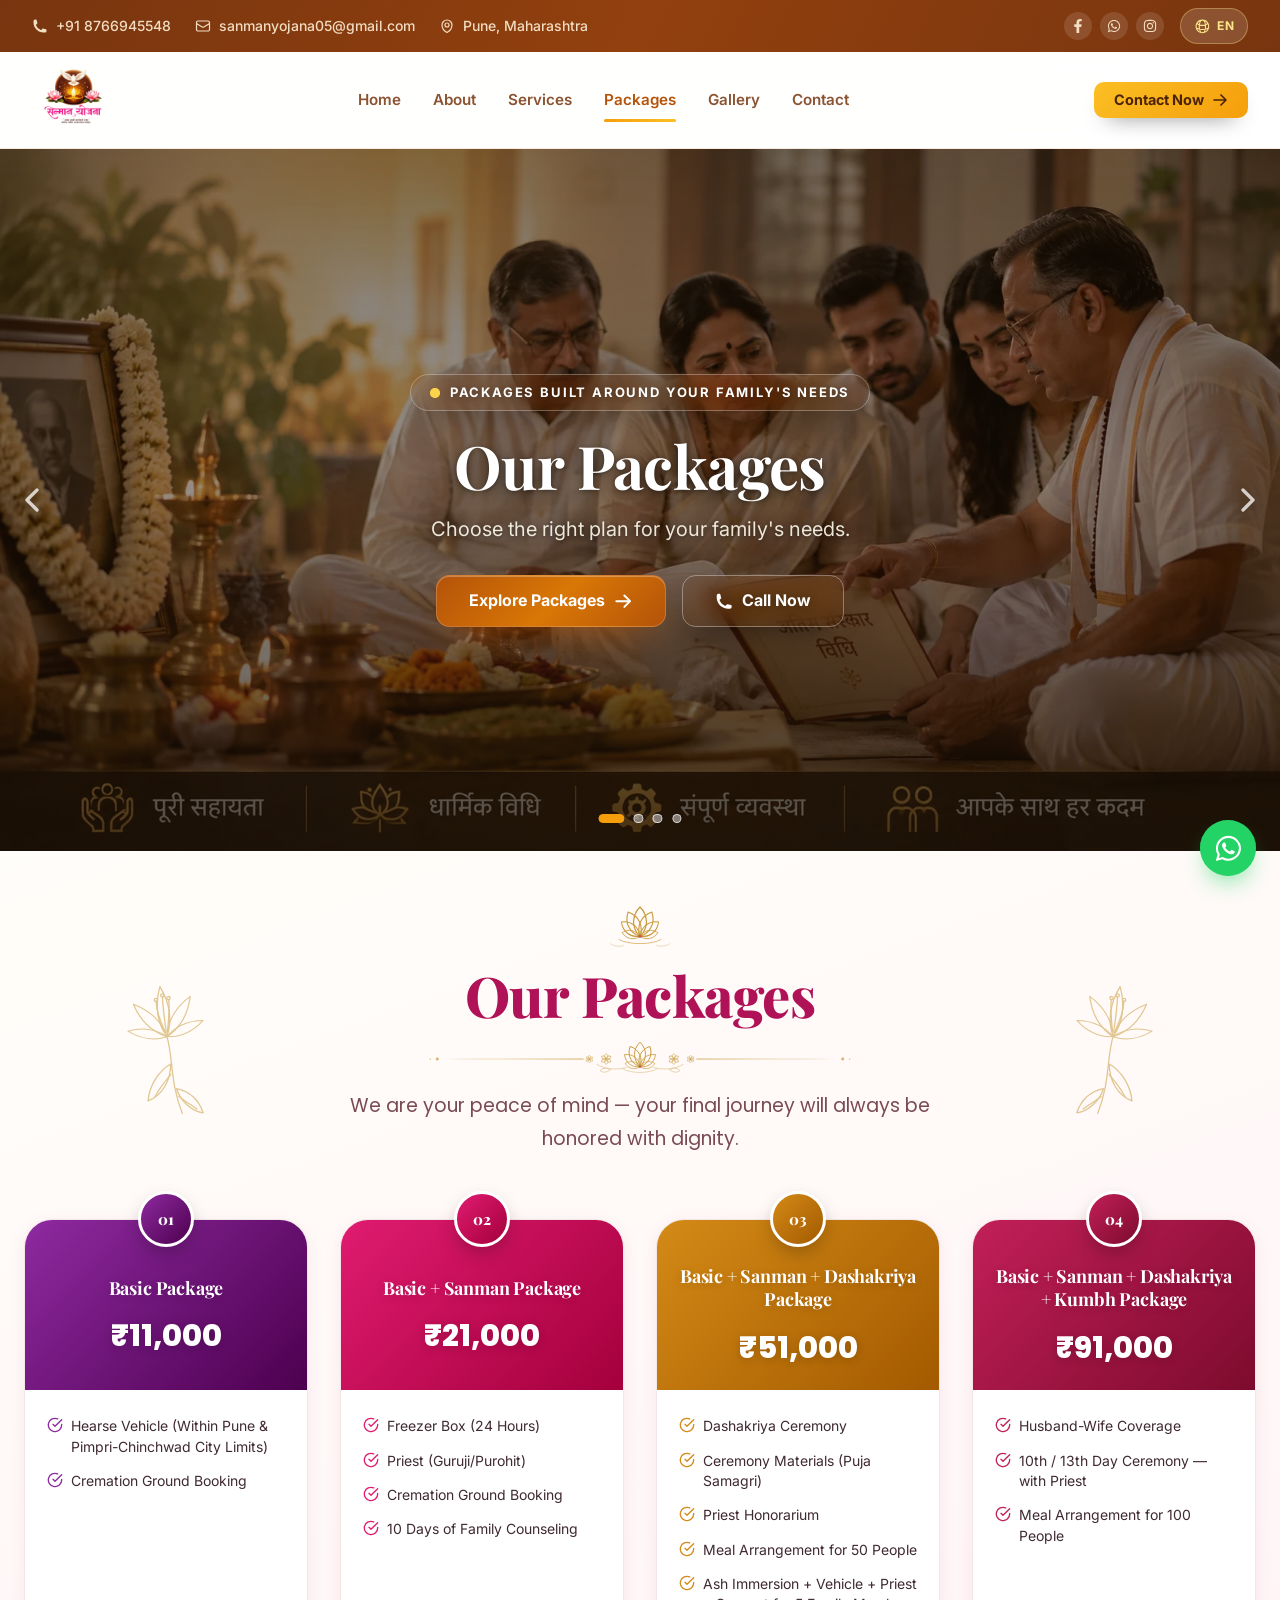
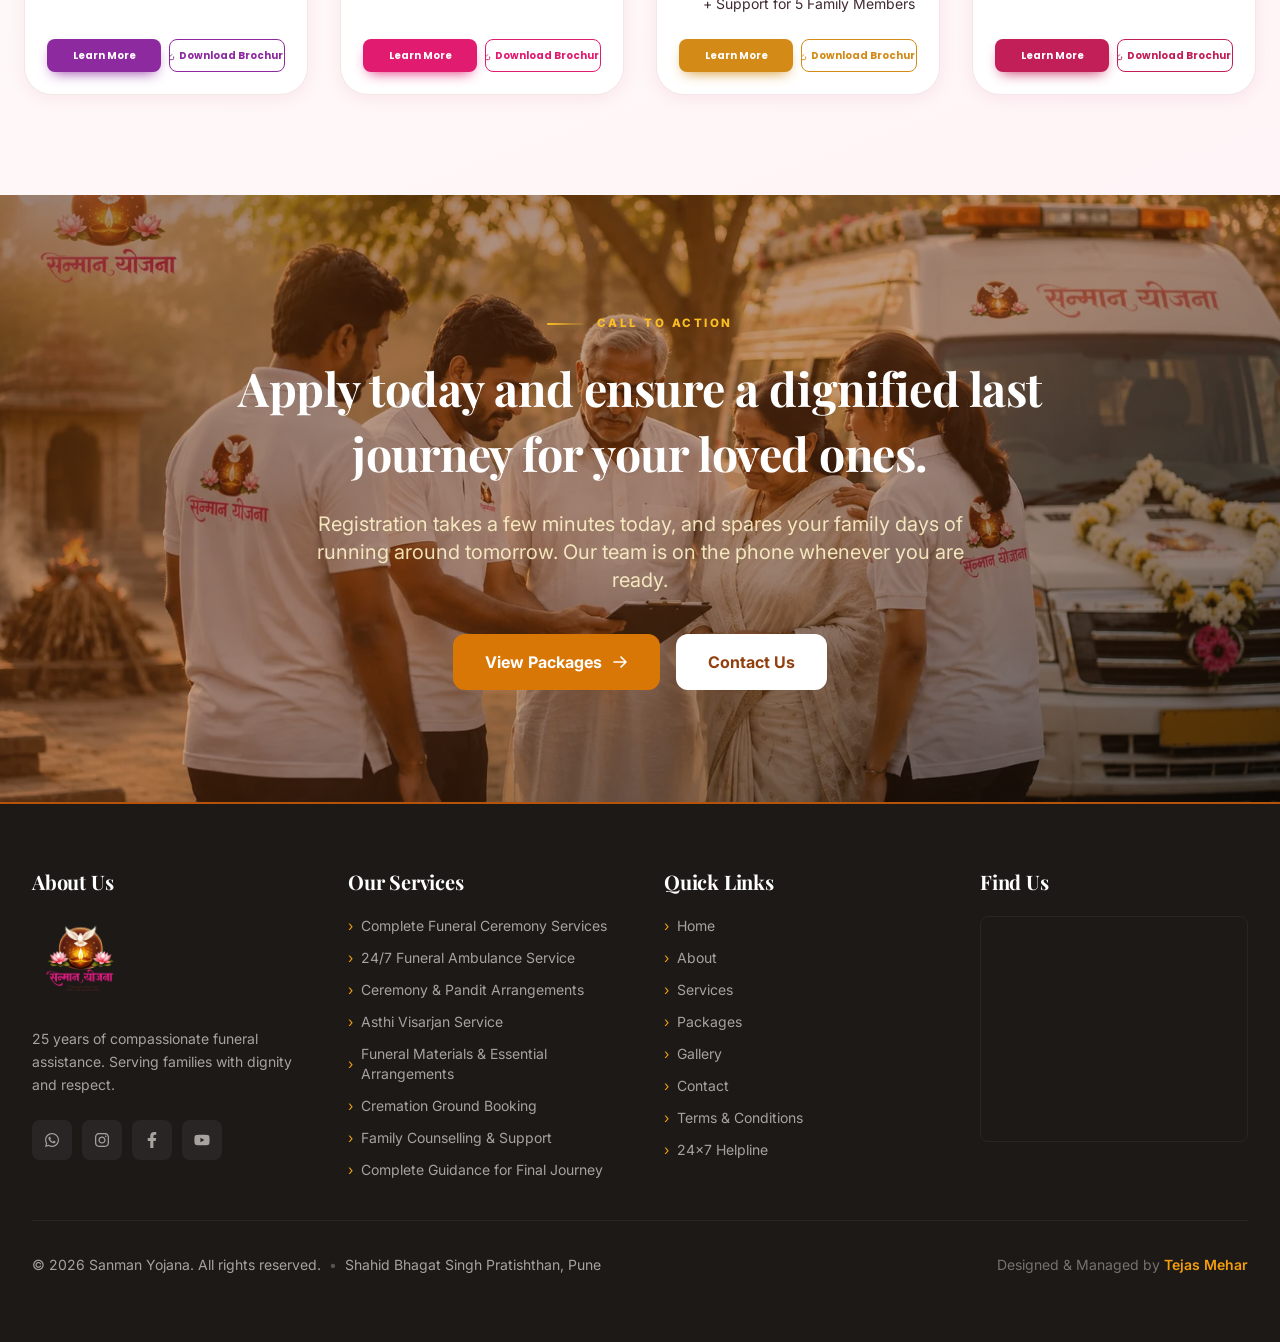
<file: packages.html>
<!DOCTYPE html>
<html lang="en">
<head>
<meta charset="UTF-8">
<meta name="viewport" content="width=device-width, initial-scale=1.0">
<title data-i18n="page.title.packages">Funeral Packages in Pune from ₹11,000 | Sanman Yojana</title>
<meta name="description" data-i18n-content="page.desc.packages" content="Compare our four funeral plans for Pune families — Basic ₹11,000, Sanman ₹21,000, Dashakriya ₹51,000 and Family ₹91,000. Transparent, no hidden charges.">
<link rel="canonical" href="https://sanmanyojana.org/packages.html">
<meta name="robots" content="index, follow, max-image-preview:large">
<meta name="author" content="Sanman Yojana — Shahid Bhagat Singh Pratishthan, Pune">
<meta name="theme-color" content="#b45309">

<!-- Open Graph / WhatsApp / Facebook -->
<meta property="og:type" content="website">
<meta property="og:site_name" content="Sanman Yojana">
<meta property="og:locale" content="en_IN">
<meta property="og:locale:alternate" content="mr_IN">
<meta property="og:locale:alternate" content="hi_IN">
<meta property="og:url" content="https://sanmanyojana.org/packages.html">
<meta property="og:title" content="Funeral Packages in Pune from ₹11,000 | Sanman Yojana">
<meta property="og:description" content="Compare our four funeral plans for Pune families — Basic ₹11,000, Sanman ₹21,000, Dashakriya ₹51,000 and Family ₹91,000. Transparent, no hidden charges.">
<meta property="og:image" content="https://sanmanyojana.org/assets/img/og-logo.jpg">
<meta property="og:image:type" content="image/jpeg">
<meta property="og:image:width" content="1200">
<meta property="og:image:height" content="630">
<meta property="og:image:alt" content="Sanman Yojana — dignified funeral services in Pune">

<!-- Twitter / X -->
<meta name="twitter:card" content="summary_large_image">
<meta name="twitter:title" content="Funeral Packages in Pune from ₹11,000 | Sanman Yojana">
<meta name="twitter:description" content="Compare our four funeral plans for Pune families — Basic ₹11,000, Sanman ₹21,000, Dashakriya ₹51,000 and Family ₹91,000. Transparent, no hidden charges.">
<meta name="twitter:image" content="https://sanmanyojana.org/assets/img/og-logo.jpg">

<!-- Structured data: the four plans as a priced list. Keep prices in sync with
     assets/js/config.js and the individual package pages. -->
<script type="application/ld+json">
{
  "@context": "https://schema.org",
  "@graph": [
    {
      "@type": "CollectionPage",
      "@id": "https://sanmanyojana.org/packages.html#webpage",
      "url": "https://sanmanyojana.org/packages.html",
      "name": "Funeral Packages in Pune from ₹11,000 | Sanman Yojana",
      "description": "Compare the four Sanman Yojana funeral assistance plans for Pune and Pimpri-Chinchwad families — transparent one-time pricing, no hidden charges.",
      "inLanguage": "en-IN",
      "isPartOf": { "@id": "https://sanmanyojana.org/#website" },
      "about": { "@id": "https://sanmanyojana.org/#organization" }
    },
    {
      "@type": "ItemList",
      "@id": "https://sanmanyojana.org/packages.html#plans",
      "name": "Sanman Yojana funeral assistance plans",
      "itemListOrder": "https://schema.org/ItemListOrderAscending",
      "numberOfItems": 4,
      "itemListElement": [
        {
          "@type": "ListItem",
          "position": 1,
          "item": {
            "@type": "Service",
            "@id": "https://sanmanyojana.org/package-basic.html#service",
            "name": "Basic Funeral Package",
            "url": "https://sanmanyojana.org/package-basic.html",
            "provider": { "@id": "https://sanmanyojana.org/#organization" },
            "offers": { "@type": "Offer", "price": "11000", "priceCurrency": "INR" }
          }
        },
        {
          "@type": "ListItem",
          "position": 2,
          "item": {
            "@type": "Service",
            "@id": "https://sanmanyojana.org/package-sanman.html#service",
            "name": "Basic + Sanman Funeral Package",
            "url": "https://sanmanyojana.org/package-sanman.html",
            "provider": { "@id": "https://sanmanyojana.org/#organization" },
            "offers": { "@type": "Offer", "price": "21000", "priceCurrency": "INR" }
          }
        },
        {
          "@type": "ListItem",
          "position": 3,
          "item": {
            "@type": "Service",
            "@id": "https://sanmanyojana.org/package-dashakriya.html#service",
            "name": "Basic + Sanman + Dashakriya Funeral Package",
            "url": "https://sanmanyojana.org/package-dashakriya.html",
            "provider": { "@id": "https://sanmanyojana.org/#organization" },
            "offers": { "@type": "Offer", "price": "51000", "priceCurrency": "INR" }
          }
        },
        {
          "@type": "ListItem",
          "position": 4,
          "item": {
            "@type": "Service",
            "@id": "https://sanmanyojana.org/package-family.html#service",
            "name": "Basic + Sanman + Dashakriya + Family Funeral Package",
            "url": "https://sanmanyojana.org/package-family.html",
            "provider": { "@id": "https://sanmanyojana.org/#organization" },
            "offers": { "@type": "Offer", "price": "91000", "priceCurrency": "INR" }
          }
        }
      ]
    },
    {
      "@type": "BreadcrumbList",
      "@id": "https://sanmanyojana.org/packages.html#breadcrumb",
      "itemListElement": [
        { "@type": "ListItem", "position": 1, "name": "Home", "item": "https://sanmanyojana.org/" },
        { "@type": "ListItem", "position": 2, "name": "Packages", "item": "https://sanmanyojana.org/packages.html" }
      ]
    }
  ]
}
</script>

<link rel="preconnect" href="https://fonts.googleapis.com">
<link rel="preconnect" href="https://fonts.gstatic.com" crossorigin>
<link href="https://fonts.googleapis.com/css2?family=Poppins:wght@400;500;600;700;800&family=Playfair+Display:wght@600;700;800&family=Inter:wght@400;500;600;700&family=Noto+Sans+Devanagari:wght@400;500;600;700&display=swap" rel="stylesheet">

<!-- ===== AMPERSAND GLYPH OVERRIDE =====
     Playfair Display draws "&" as a decorative Et-ligature. These faces remap
     only U+0026 to the plain sans ampersand, so every "&" on the site matches. -->
<style>
@font-face{
  font-family:'Playfair Display';
  src:local('Poppins SemiBold'),local('Poppins'),local('Segoe UI Semibold'),local('Segoe UI'),local('Roboto'),local('Helvetica Neue'),local('Arial'),local('Liberation Sans'),local('Noto Sans');
  unicode-range:U+0026;
  font-weight:100 900;
  font-style:normal;
  font-display:swap;
}
@font-face{
  font-family:'Playfair Display';
  src:local('Poppins SemiBold'),local('Poppins'),local('Segoe UI Semibold'),local('Segoe UI'),local('Roboto'),local('Helvetica Neue'),local('Arial'),local('Liberation Sans'),local('Noto Sans');
  unicode-range:U+0026;
  font-weight:100 900;
  font-style:italic;
  font-display:swap;
}
</style>

<!-- Tailwind, compiled ahead of time. This used to be cdn.tailwindcss.com:
     407 KB of JavaScript that rebuilt the stylesheet in the browser on every
     visit, and left every page unstyled whenever that CDN was slow or blocked.
     The build is 42 KB (8 KB over the wire) and depends on nothing external.
     Theme and rebuild command: see tailwind.config.js in the project root. -->
<link rel="stylesheet" href="assets/css/tailwind.css">
<link rel="stylesheet" href="assets/css/style.css">

<!-- ===== REVEAL-ON-SCROLL FAILSAFE =====
     .reveal starts at opacity:0 and is only made visible by the scroll
     observer in main.js. That is the whole animation, but it also means a
     visit where that script never runs shows a page with almost nothing on
     it. Two nets, neither of which changes anything when the site works:
       1. scripting switched off  -> the classes are neutralised outright;
       2. main.js blocked, 404, or still stuck in a slow network -> after
          five seconds every remaining block is simply shown, using the same
          .show class the observer would have added. -->
<noscript><style>
  .reveal, .reveal-left, .reveal-right { opacity: 1 !important; transform: none !important; }
</style></noscript>
<script>
(function () {
  var root = document.documentElement;
  setTimeout(function () {
    if (root.getAttribute("data-sy-booted")) return;
    var els = document.querySelectorAll(".reveal:not(.show)");
    for (var i = 0; i < els.length; i++) els[i].classList.add("show");
  }, 5000);
})();
</script>
<link rel="icon" type="image/png" sizes="128x128" href="assets/img/favicon.png">
<link rel="apple-touch-icon" href="assets/img/favicon.png">
<link rel="preload" as="image" fetchpriority="high" href="https://images.unsplash.com/photo-1470252649378-9c29740c9fa8?w=1920&q=80&auto=format&fit=crop">

<style>
  /* ---- Packages hero: full-bleed image slider ---- */
  .sv-hero{ position:relative; overflow:hidden; isolation:isolate; min-height:78vh; display:flex; align-items:center; }
  @media (max-width:640px){ .sv-hero{ min-height:82vh; } }

  .sv-slide{
    position:absolute; inset:0; opacity:0; z-index:0;
    background-size:cover; background-position:center;
    transition:opacity 1.4s ease;
  }
  .sv-slide.is-active{ opacity:1; z-index:1; }
  .sv-slide.is-active .sv-slide-img{ animation:svZoom 8s ease-out forwards; }
  .sv-slide-img{
    position:absolute; inset:0; width:100%; height:100%;
    background-size:cover; background-position:center;
    transform:scale(1.08);
  }
  @keyframes svZoom{ from{ transform:scale(1.08); } to{ transform:scale(1); } }

  .sv-overlay{
    position:absolute; inset:0; z-index:2;
    background:linear-gradient(180deg, rgba(28,17,6,.55) 0%, rgba(28,17,6,.45) 45%, rgba(28,17,6,.75) 100%);
  }

  .sv-text-shadow{ text-shadow:0 3px 18px rgba(0,0,0,.55), 0 1px 4px rgba(0,0,0,.4); }

  .sv-dots{ position:absolute; z-index:5; left:50%; bottom:1.75rem; transform:translateX(-50%); display:flex; gap:.6rem; }
  .sv-dot{ width:.6rem; height:.6rem; border-radius:9999px; background:rgba(255,255,255,.45); border:1px solid rgba(255,255,255,.7); cursor:pointer; padding:0; transition:all .3s ease; }
  .sv-dot.is-active{ background:#f59e0b; border-color:#f59e0b; width:1.6rem; }

  .sv-arrow{
    position:absolute; z-index:5; top:50%; translate:0 -50%;
    background:transparent; border:0; color:#fff;
    display:grid; place-items:center; padding:.5rem;
    opacity:.75; transition:opacity .25s ease, transform .25s ease;
  }
  .sv-arrow:hover{ opacity:1; }
  .sv-arrow-prev{ left:.5rem; }
  .sv-arrow-prev:hover{ transform:translateX(-3px); }
  .sv-arrow-next{ right:.5rem; }
  .sv-arrow-next:hover{ transform:translateX(3px); }
  .sv-arrow svg{ width:2rem; height:2rem; filter:drop-shadow(0 2px 6px rgba(0,0,0,.5)); }
  @media (max-width:640px){ .sv-arrow svg{ width:1.5rem; height:1.5rem; } }

  .sv-badge{ animation:svFloat 5s ease-in-out infinite; }
  @keyframes svFloat{ 0%,100%{ transform:translateY(0); } 50%{ transform:translateY(-6px); } }

  /* ---- Package cards: slower, smoother reveal ---- */
  .pkg-reveal{
    transition: opacity 1.6s cubic-bezier(0.16, 1, 0.3, 1),
                transform 1.6s cubic-bezier(0.16, 1, 0.3, 1);
  }

  /* ================================================================
     PACKAGES SECTION — premium redesign
     ================================================================ */
  .pkgs2-section{
    position:relative;
    overflow:hidden;
    padding:40px 0 100px;
    background:linear-gradient(160deg, #FFFDF9 0%, #FFF4F7 100%);
  }
  @media (max-width:640px){ .pkgs2-section{ padding-top:28px; } }

  /* white-lily line art flanking the heading — sits in the same row, so it
     adds nothing to the section height */
  .pk2-lily{
    flex:0 0 auto;
    width:230px; height:230px;
    color:#C89B3C; opacity:.55;
    pointer-events:none;
  }
  .pk2-lily-l{ transform:rotate(-8deg); }
  .pk2-lily-r{ transform:scaleX(-1) rotate(-8deg); }

  .pkgs2-inner{ position:relative; z-index:1; max-width:1400px; margin:0 auto; padding:0 24px; }

  /* heading row: lily — text column — lily */
  .pkgs2-head{
    position:relative;
    display:flex; align-items:center; justify-content:center; gap:28px;
    max-width:1180px; margin:0 auto 36px;
    text-align:center;
  }
  .pkgs2-headtext{ flex:0 1 740px; min-width:0; }

  /* lotus emblem crowning the heading */
  .pkgs2-headwm{
    display:block;
    width:86px; height:auto;
    margin:0 auto 8px;
    opacity:0;
    transform:translateY(8px) scale(.94);
    transition:opacity 1.3s ease .15s, transform 1.3s cubic-bezier(.16,1,.3,1) .15s;
  }
  .pkgs2-head.show .pkgs2-headwm{ opacity:1; transform:none; }
  @media (max-width:640px){ .pkgs2-headwm{ width:68px; margin-bottom:6px; } }
  @media (prefers-reduced-motion:reduce){
    .pkgs2-headwm{ opacity:1; transform:none; transition:none; }
  }

  /* narrow screens: the lilies tuck into the corners behind the text instead
     of stealing width from it */
  @media (max-width:900px){
    .pkgs2-head{ display:block; }
    .pkgs2-head .pk2-lily{
      position:absolute; top:-10px; z-index:0;
      width:130px; height:130px; opacity:.34;
    }
    .pkgs2-head .pk2-lily-l{ left:-34px; }
    .pkgs2-head .pk2-lily-r{ right:-34px; }
  }
  @media (max-width:640px){
    .pkgs2-head .pk2-lily{ width:104px; height:104px; top:-4px; }
    .pkgs2-head .pk2-lily-l{ left:-30px; }
    .pkgs2-head .pk2-lily-r{ right:-30px; }
  }

  .pkgs2-title{
    position:relative; z-index:1;
    font-family:"Playfair Display","Noto Serif Devanagari",Georgia,serif;
    color:#B01257;
    font-weight:800;
    font-size:38px;
    line-height:1.2;
    margin-bottom:8px;
  }
  @media (min-width:1024px){ .pkgs2-title{ font-size:56px; } }

  /* premium divider under the heading */
  .pkgs2-divider{
    position:relative; z-index:1;
    display:block; width:100%; max-width:430px; height:auto;
    margin:0 auto 10px;
    opacity:0;
    transition:opacity 1.2s ease .2s;
  }
  @media (max-width:640px){ .pkgs2-divider{ max-width:310px; } }
  .pkgs2-head.show .pkgs2-divider{ opacity:1; }

  /* the lotus settles in a touch after the rules have faded up */
  .pkgs2-divider .pk2-lotus{
    opacity:0;
    transform:scale(.9);
    transform-origin:280px 40px;
    transition:opacity 1.6s ease .5s, transform 1.6s cubic-bezier(.16,1,.3,1) .5s;
  }
  .pkgs2-head.show .pkgs2-divider .pk2-lotus{ opacity:1; transform:scale(1); }

  /* very slow shimmer, masked to the two gold rules; long pause between passes */
  .pkgs2-head.show .pkgs2-divider .pk2-shimmer{ animation:pk2Shine 11s ease-in-out 1.4s infinite; }
  @keyframes pk2Shine{
    0%{ transform:translateX(0); }
    42%{ transform:translateX(760px); }
    100%{ transform:translateX(760px); }
  }

  @media (prefers-reduced-motion:reduce){
    .pkgs2-divider,
    .pkgs2-divider .pk2-lotus{ opacity:1; transform:none; transition:none; }
    .pkgs2-head.show .pkgs2-divider .pk2-shimmer{ animation:none; }
  }

  .pkgs2-subtitle{
    position:relative; z-index:1;
    font-family:"Poppins","Noto Sans Devanagari",system-ui,sans-serif;
    color:#7a4a55;
    font-size:17px;
    line-height:1.75;
  }
  @media (min-width:1024px){ .pkgs2-subtitle{ font-size:19px; } }

  .pkgs2-grid{ display:grid; grid-template-columns:1fr; gap:32px; }
  @media (min-width:768px){ .pkgs2-grid{ grid-template-columns:repeat(2,1fr); } }
  @media (min-width:1024px){ .pkgs2-grid{ grid-template-columns:repeat(4,1fr); } }

  .pkgs2-card-wrap{ position:relative; padding-top:28px; }

  .pkgs2-badge{
    position:absolute; top:0; left:50%; transform:translateX(-50%);
    width:56px; height:56px; border-radius:50%;
    background:var(--pkg-grad); border:3px solid #fff;
    box-shadow:0 8px 20px -4px rgba(0,0,0,.28);
    display:flex; align-items:center; justify-content:center;
    line-height:1;
    font-family:"Playfair Display",Georgia,serif; font-weight:800; font-size:15px;
    color:#fff;
    z-index:2;
  }

  .pkgs2-card{
    position:relative; height:100%;
    display:flex; flex-direction:column;
    background:#fff;
    border-radius:28px;
    border:1px solid #F3E7E7;
    box-shadow:0 4px 18px rgba(176,18,87,.07);
    overflow:hidden;
    transition:transform .3s ease, box-shadow .3s ease, border-color .3s ease;
  }
  .pkgs2-card:hover,
  .pkgs2-card:focus-within{
    transform:translateY(-10px);
    box-shadow:0 30px 60px -14px rgba(176,18,87,.3), 0 14px 28px -12px rgba(0,0,0,.14);
    border-color:var(--pkg-color, #B01257);
  }

  .pkgs2-cardhead{
    height:170px; padding:28px 20px 0;
    display:flex; flex-direction:column; align-items:center; justify-content:center;
    text-align:center; gap:10px;
    background:var(--pkg-grad);
  }
  .pkgs2-pkgtitle{
    color:#fff; font-weight:700; font-size:15px; line-height:1.3;
    font-family:"Playfair Display","Noto Serif Devanagari",Georgia,serif;
    text-shadow:0 2px 10px rgba(0,0,0,.15);
  }
  @media (min-width:1280px){ .pkgs2-pkgtitle{ font-size:18px; } }
  .pkgs2-price{
    color:#fff; font-weight:800; font-size:24px;
    font-family:"Poppins","Noto Sans Devanagari",sans-serif;
    text-shadow:0 2px 10px rgba(0,0,0,.18);
  }
  @media (min-width:1280px){ .pkgs2-price{ font-size:30px; } }

  .pkgs2-body{ flex:1; display:flex; flex-direction:column; padding:26px 22px 22px; }

  .pkgs2-features{ flex:1; margin:0 0 24px; }
  .pkgs2-features li{
    display:flex; align-items:flex-start; gap:8px;
    font-family:"Inter","Noto Sans Devanagari",sans-serif;
    font-size:13px; color:#3f2a30; line-height:1.45;
  }
  .pkgs2-features li + li{ margin-top:14px; }
  .pkgs2-features svg{ flex-shrink:0; width:16px; height:16px; margin-top:1px; color:var(--pkg-color, #B01257); }
  @media (min-width:1280px){ .pkgs2-features li{ font-size:14px; } }

  .pkgs2-actions{ display:flex; gap:8px; }
  .pkgs2-btn{
    flex:1; min-width:0; display:inline-flex; align-items:center; justify-content:center; gap:4px;
    padding:8px 6px; border-radius:8px; font-weight:700; font-size:10px;
    text-align:center; white-space:nowrap; overflow:hidden; text-overflow:ellipsis;
    font-family:"Poppins","Noto Sans Devanagari",sans-serif;
    transition:transform .2s ease, box-shadow .2s ease, background-color .2s ease, color .2s ease;
  }
  .pkgs2-btn-primary{ background:var(--pkg-color, #B01257); color:#fff; box-shadow:0 6px 14px -6px var(--pkg-color, #B01257); }
  .pkgs2-btn-primary:hover{ transform:scale(1.03); background:var(--pkg-color-dark, #7d0b2e); }
  .pkgs2-btn-secondary{ border:1.5px solid var(--pkg-color, #B01257); color:var(--pkg-color, #B01257); background:#fff; }
  .pkgs2-btn-secondary:hover{ transform:scale(1.03); background:rgba(176,18,87,.06); }
  .pkgs2-btn svg{ width:11px; height:11px; flex-shrink:0; }
  .pkgs2-btn:focus-visible{ outline:3px solid var(--pkg-color, #B01257); outline-offset:2px; }

  @media (prefers-reduced-motion: reduce){
    .pkgs2-card, .pkgs2-btn{ transition:none; }
  }
</style>
</head>

<body class="font-body bg-gradient-to-br from-amber-50 via-stone-50 to-yellow-50">

<a href="#main" class="sr-only focus:not-sr-only" data-i18n="common.skip">Skip to main content</a>

<!-- TOP BAR -->
<div class="site-topbar text-sm py-1.5 md:py-2">
  <div class="max-w-7xl mx-auto px-6 lg:px-8 flex flex-wrap items-center justify-center md:justify-between gap-x-6 gap-y-1.5">
    <div class="flex flex-wrap items-center justify-center gap-x-6 gap-y-1.5">
      <a data-link="phone" class="flex items-center gap-2 topbar-link transition font-medium">
        <svg class="w-4 h-4" fill="currentColor" viewBox="0 0 24 24"><path d="M2.25 6.75c0 8.284 6.716 15 15 15h2.25a2.25 2.25 0 0 0 2.25-2.25v-1.372c0-.516-.351-.966-.852-1.091l-4.423-1.106c-.44-.11-.902.055-1.173.417l-.97 1.293c-.282.376-.769.542-1.21.38a12.035 12.035 0 0 1-7.143-7.143c-.162-.441.004-.928.38-1.21l1.293-.97c.363-.271.527-.734.417-1.173L6.963 3.102a1.125 1.125 0 0 0-1.091-.852H4.5A2.25 2.25 0 0 0 2.25 4.5v2.25Z"/></svg>
        <span data-site="phone">+91 8766945548</span>
      </a>
      <a data-link="email" class="flex items-center gap-2 topbar-link transition font-medium">
        <svg class="w-4 h-4" fill="none" stroke="currentColor" stroke-width="1.8" viewBox="0 0 24 24"><path stroke-linecap="round" stroke-linejoin="round" d="M21.75 6.75v10.5a2.25 2.25 0 0 1-2.25 2.25h-15a2.25 2.25 0 0 1-2.25-2.25V6.75m19.5 0A2.25 2.25 0 0 0 19.5 4.5h-15a2.25 2.25 0 0 0-2.25 2.25m19.5 0v.243a2.25 2.25 0 0 1-1.07 1.916l-7.5 4.615a2.25 2.25 0 0 1-2.36 0L3.32 8.91a2.25 2.25 0 0 1-1.07-1.916V6.75"/></svg>
        <span data-site="email">sanmanyojana05@gmail.com</span>
      </a>
      <span class="hidden lg:flex items-center gap-2 font-medium">
        <svg class="w-4 h-4" fill="none" stroke="currentColor" stroke-width="1.8" viewBox="0 0 24 24"><path stroke-linecap="round" stroke-linejoin="round" d="M15 10.5a3 3 0 1 1-6 0 3 3 0 0 1 6 0Z"/><path stroke-linecap="round" stroke-linejoin="round" d="M19.5 10.5c0 7.142-7.5 11.25-7.5 11.25S4.5 17.642 4.5 10.5a7.5 7.5 0 1 1 15 0Z"/></svg>
        <span data-site="serviceArea">Pune, Maharashtra</span>
      </span>
    </div>

    <div class="hidden md:flex items-center gap-4">
      <div class="flex items-center gap-2">
        <a data-link="facebook" target="_blank" rel="noopener" aria-label="Facebook" class="tb-soc w-7 h-7 rounded-full grid place-items-center transition">
          <svg class="w-3.5 h-3.5" fill="currentColor" viewBox="0 0 320 512"><path d="M279.14 288l14.22-92.66h-88.91v-60.13c0-25.35 12.42-50.06 52.24-50.06h40.42V6.26S260.43 0 225.36 0c-73.22 0-121.08 44.38-121.08 124.72v70.62H22.89V288h81.39v224h100.17V288z"/></svg>
        </a>
        <a data-link="whatsapp" target="_blank" rel="noopener" aria-label="WhatsApp" class="tb-soc tb-soc-wa w-7 h-7 rounded-full grid place-items-center transition">
          <svg class="w-3.5 h-3.5" fill="currentColor" viewBox="0 0 448 512"><path d="M380.9 97.1C339 55.1 283.2 32 223.9 32c-122.4 0-222 99.6-222 222 0 39.1 10.2 77.3 29.6 111L0 480l117.7-30.9c32.4 17.7 68.9 27 106.1 27h.1c122.3 0 224.1-99.6 224.1-222 0-59.3-25.2-115-71.1-157zm-157 341.6c-33.2 0-65.7-8.9-94-25.7l-6.7-4-69.8 18.3L72 359.2l-4.4-7c-18.5-29.4-28.2-63.3-28.2-98.2 0-101.7 82.8-184.5 184.6-184.5 49.3 0 95.6 19.2 130.4 54.1 34.8 34.9 56.2 81.2 56.1 130.5 0 101.8-84.9 184.6-186.6 184.6zm101.2-138.2c-5.5-2.8-32.8-16.2-37.9-18-5.1-1.9-8.8-2.8-12.5 2.8-3.7 5.6-14.3 18-17.6 21.8-3.2 3.7-6.5 4.2-12 1.4-32.6-16.3-54-29.1-75.5-66-5.7-9.8 5.7-9.1 16.3-30.3 1.8-3.7.9-6.9-.5-9.7-1.4-2.8-12.5-30.1-17.1-41.2-4.5-10.8-9.1-9.3-12.5-9.5-3.2-.2-6.9-.2-10.6-.2-3.7 0-9.7 1.4-14.8 6.9-5.1 5.6-19.4 19-19.4 46.3 0 27.3 19.9 53.7 22.6 57.4 2.8 3.7 39.1 59.7 94.8 83.8 35.2 15.2 49 16.5 66.6 13.9 10.7-1.6 32.8-13.4 37.4-26.4 4.6-13 4.6-24.1 3.2-26.4-1.3-2.5-5-3.9-10.5-6.6z"/></svg>
        </a>
        <a data-link="instagram" target="_blank" rel="noopener" aria-label="Instagram" class="tb-soc w-7 h-7 rounded-full grid place-items-center transition">
          <svg class="w-3.5 h-3.5" fill="currentColor" viewBox="0 0 448 512"><path d="M224.1 141c-63.6 0-114.9 51.3-114.9 114.9s51.3 114.9 114.9 114.9S339 319.5 339 255.9 287.7 141 224.1 141zm0 189.6c-41.1 0-74.7-33.5-74.7-74.7s33.5-74.7 74.7-74.7 74.7 33.5 74.7 74.7-33.6 74.7-74.7 74.7zm146.4-194.3c0 14.9-12 26.8-26.8 26.8-14.9 0-26.8-12-26.8-26.8s12-26.8 26.8-26.8 26.8 12 26.8 26.8zm76.1 27.2c-1.7-35.9-9.9-67.7-36.2-93.9-26.2-26.2-58-34.4-93.9-36.2-37-2.1-147.9-2.1-184.9 0-35.8 1.7-67.6 9.9-93.9 36.1s-34.4 58-36.2 93.9c-2.1 37-2.1 147.9 0 184.9 1.7 35.9 9.9 67.7 36.2 93.9s58 34.4 93.9 36.2c37 2.1 147.9 2.1 184.9 0 35.9-1.7 67.7-9.9 93.9-36.2 26.2-26.2 34.4-58 36.2-93.9 2.1-37 2.1-147.8 0-184.8zM398.8 388c-7.8 19.6-22.9 34.7-42.6 42.6-29.5 11.7-99.5 9-132.1 9s-102.7 2.6-132.1-9c-19.6-7.8-34.7-22.9-42.6-42.6-11.7-29.5-9-99.5-9-132.1s-2.6-102.7 9-132.1c7.8-19.6 22.9-34.7 42.6-42.6 29.5-11.7 99.5-9 132.1-9s102.7-2.6 132.1 9c19.6 7.8 34.7 22.9 42.6 42.6 11.7 29.5 9 99.5 9 132.1s2.7 102.7-9 132.1z"/></svg>
        </a>
      </div>
      <div class="lang-switch">
        <button type="button" class="lang-toggle lang-toggle-light" aria-haspopup="true" aria-expanded="false" aria-label="Change language">
          <svg class="w-4 h-4" fill="none" stroke="currentColor" stroke-width="1.6" viewBox="0 0 24 24" aria-hidden="true"><path stroke-linecap="round" stroke-linejoin="round" d="M12 21a9.004 9.004 0 0 0 8.716-6.747M12 21a9.004 9.004 0 0 1-8.716-6.747M12 21c2.485 0 4.5-4.03 4.5-9S14.485 3 12 3m0 18c-2.485 0-4.5-4.03-4.5-9S9.515 3 12 3m0 0a8.997 8.997 0 0 1 7.843 4.582M12 3a8.997 8.997 0 0 0-7.843 4.582m15.686 0A11.953 11.953 0 0 1 12 10.5c-2.998 0-5.74-1.1-7.843-2.918m15.686 0A8.959 8.959 0 0 1 21 12c0 .778-.099 1.533-.284 2.253m0 0A17.919 17.919 0 0 1 12 16.5c-3.162 0-6.133-.815-8.716-2.247m0 0A9.015 9.015 0 0 1 3 12c0-1.605.42-3.113 1.157-4.418"/></svg>
          <span class="lang-current">EN</span>
        </button>
        <div class="lang-menu">
          <button type="button" class="lang-btn" data-lang="en">English</button>
          <button type="button" class="lang-btn" data-lang="mr">मराठी</button>
          <button type="button" class="lang-btn" data-lang="hi">हिंदी</button>
        </div>
      </div>
    </div>
  </div>
</div>

<!-- HEADER -->
<header id="siteHeader" class="sticky top-0 z-50 transition-all">
  <div class="max-w-7xl mx-auto px-4 sm:px-6 lg:px-8">
    <div class="h-20 sm:h-24 flex items-center justify-between gap-3 sm:gap-4">

      <!-- Logo only — no frame, ring or backdrop -->
      <a href="index.html" class="shrink-0" aria-label="Sanman Yojana — Home">
        <img data-logo src="assets/img/logo2.webp" alt="Sanman Yojana" class="site-logo">
      </a>

      <nav class="hidden lg:flex items-center gap-6 xl:gap-8">
        <a href="index.html" class="nav-link" data-i18n="nav.home">Home</a>
        <a href="about.html" class="nav-link" data-i18n="nav.about">About</a>
        <a href="services.html" class="nav-link" data-i18n="nav.services">Services</a>
        <a href="packages.html" class="nav-link" data-i18n="nav.packages">Packages</a>
        <a href="gallery.html" class="nav-link" data-i18n="nav.gallery">Gallery</a>
        <a href="contact.html" class="nav-link" data-i18n="nav.contact">Contact</a>
      </nav>

      <div class="flex items-center gap-2 sm:gap-3">
        <a href="contact.html#enquiry" class="nav-cta nav-cta-header hidden lg:inline-flex">
          <span data-i18n="nav.contactnow">Contact Now</span>
          <svg fill="none" stroke="currentColor" stroke-width="2.5" viewBox="0 0 24 24" aria-hidden="true"><path stroke-linecap="round" stroke-linejoin="round" d="M13.5 4.5 21 12m0 0-7.5 7.5M21 12H3"/></svg>
        </a>

        <div class="lang-switch md:hidden">
          <button type="button" class="lang-toggle lang-toggle-light" aria-haspopup="true" aria-expanded="false" aria-label="Change language">
            <svg class="w-4 h-4" fill="none" stroke="currentColor" stroke-width="1.6" viewBox="0 0 24 24" aria-hidden="true"><path stroke-linecap="round" stroke-linejoin="round" d="M12 21a9.004 9.004 0 0 0 8.716-6.747M12 21a9.004 9.004 0 0 1-8.716-6.747M12 21c2.485 0 4.5-4.03 4.5-9S14.485 3 12 3m0 18c-2.485 0-4.5-4.03-4.5-9S9.515 3 12 3m0 0a8.997 8.997 0 0 1 7.843 4.582M12 3a8.997 8.997 0 0 0-7.843 4.582m15.686 0A11.953 11.953 0 0 1 12 10.5c-2.998 0-5.74-1.1-7.843-2.918m15.686 0A8.959 8.959 0 0 1 21 12c0 .778-.099 1.533-.284 2.253m0 0A17.919 17.919 0 0 1 12 16.5c-3.162 0-6.133-.815-8.716-2.247m0 0A9.015 9.015 0 0 1 3 12c0-1.605.42-3.113 1.157-4.418"/></svg>
            <span class="lang-current">EN</span>
          </button>
          <div class="lang-menu">
            <button type="button" class="lang-btn" data-lang="en">English</button>
            <button type="button" class="lang-btn" data-lang="mr">मराठी</button>
            <button type="button" class="lang-btn" data-lang="hi">हिंदी</button>
          </div>
        </div>

        <button id="menuBtn" aria-expanded="false" aria-label="Open menu" class="menu-btn lg:hidden w-12 h-12 rounded-lg grid place-items-center">
          <svg class="ico-open w-7 h-7" fill="none" stroke="currentColor" stroke-width="2" viewBox="0 0 24 24"><path stroke-linecap="round" d="M3.75 6.75h16.5M3.75 12h16.5m-16.5 5.25h16.5"/></svg>
          <svg class="ico-close hidden w-7 h-7" fill="none" stroke="currentColor" stroke-width="2" viewBox="0 0 24 24"><path stroke-linecap="round" d="M6 18 18 6M6 6l12 12"/></svg>
        </button>
      </div>
    </div>
  </div>

  <div id="mobileMenu" class="lg:hidden">
    <nav class="px-4 py-3 flex flex-col gap-1">
      <a href="index.html" class="mnav-link px-4 py-3 rounded-lg font-semibold" data-i18n="nav.home">Home</a>
      <a href="about.html" class="mnav-link px-4 py-3 rounded-lg font-semibold" data-i18n="nav.about">About</a>
      <a href="services.html" class="mnav-link px-4 py-3 rounded-lg font-semibold" data-i18n="nav.services">Services</a>
      <a href="packages.html" class="mnav-link px-4 py-3 rounded-lg font-semibold" data-i18n="nav.packages">Packages</a>
      <a href="gallery.html" class="mnav-link px-4 py-3 rounded-lg font-semibold" data-i18n="nav.gallery">Gallery</a>
      <a href="contact.html" class="mnav-link px-4 py-3 rounded-lg font-semibold" data-i18n="nav.contact">Contact</a>
      <a href="contact.html#enquiry" class="nav-cta mt-2 justify-center py-3.5 text-[0.95rem]">
        <span data-i18n="nav.contactnow">Contact Now</span>
        <svg fill="none" stroke="currentColor" stroke-width="2.5" viewBox="0 0 24 24" aria-hidden="true"><path stroke-linecap="round" stroke-linejoin="round" d="M13.5 4.5 21 12m0 0-7.5 7.5M21 12H3"/></svg>
      </a>
    </nav>
  </div>
</header>

<main id="main" class="relative">

<!-- HERO SLIDER -->
<section id="svHero" class="sv-hero">

  <div class="sv-slide is-active" data-index="0">
    <div class="sv-slide-img" style="background-image:url('image/packageHero3.webp');"></div>
  </div>
  <div class="sv-slide" data-index="1">
    <div class="sv-slide-img" style="background-image:url('image/packageHero4.webp');"></div>
  </div>
  <div class="sv-slide" data-index="2">
    <div class="sv-slide-img" style="background-image:url('image/packageHero1.webp');"></div>
  </div>
  <div class="sv-slide" data-index="3">
    <div class="sv-slide-img" style="background-image:url('image/packageHero2.webp');"></div>
  </div>

  <div class="sv-overlay"></div>

  <div class="relative z-10 max-w-7xl mx-auto px-4 sm:px-6 lg:px-8 text-center reveal">
    <span class="sv-badge hero-pill mb-6">
      <span class="relative flex w-2.5 h-2.5">
        <span class="animate-ping absolute inline-flex w-full h-full rounded-full bg-amber-400 opacity-75"></span>
        <span class="relative inline-flex w-2.5 h-2.5 rounded-full bg-amber-300"></span>
      </span>
      <span data-i18n="pkgs.hero.badge">Packages built around your family's needs</span>
    </span>
    <h1 class="sv-text-shadow text-4xl sm:text-5xl lg:text-6xl font-bold text-white mb-5" data-i18n="pkgs.hero.title">Our Packages</h1>
    <p class="sv-text-shadow text-lg sm:text-xl text-amber-50/90 max-w-2xl mx-auto mb-8" data-i18n="home.plans.sub">Choose the perfect plan for your family's needs and budget</p>
    <div class="hero-btn-row justify-center">
      <a href="#packages" class="hero-btn">
        <span data-i18n="pkgs.hero.explore">Explore Packages</span>
        <svg fill="none" stroke="currentColor" stroke-width="2.5" viewBox="0 0 24 24"><path stroke-linecap="round" stroke-linejoin="round" d="M13.5 4.5 21 12m0 0-7.5 7.5M21 12H3"/></svg>
      </a>
      <a data-link="phone" class="hero-btn-ghost">
        <svg fill="currentColor" viewBox="0 0 24 24"><path d="M2.25 6.75c0 8.284 6.716 15 15 15h2.25a2.25 2.25 0 0 0 2.25-2.25v-1.372c0-.516-.351-.966-.852-1.091l-4.423-1.106c-.44-.11-.902.055-1.173.417l-.97 1.293c-.282.376-.769.542-1.21.38a12.035 12.035 0 0 1-7.143-7.143c-.162-.441.004-.928.38-1.21l1.293-.97c.363-.271.527-.734.417-1.173L6.963 3.102a1.125 1.125 0 0 0-1.091-.852H4.5A2.25 2.25 0 0 0 2.25 4.5v2.25Z"/></svg>
        <span data-i18n="common.callnow">Call Now</span>
      </a>
    </div>
  </div>

  <button type="button" class="sv-arrow sv-arrow-prev" aria-label="Previous slide">
    <svg class="w-5 h-5" fill="none" stroke="currentColor" stroke-width="2.5" viewBox="0 0 24 24"><path stroke-linecap="round" stroke-linejoin="round" d="M15.75 19.5 8.25 12l7.5-7.5"/></svg>
  </button>
  <button type="button" class="sv-arrow sv-arrow-next" aria-label="Next slide">
    <svg class="w-5 h-5" fill="none" stroke="currentColor" stroke-width="2.5" viewBox="0 0 24 24"><path stroke-linecap="round" stroke-linejoin="round" d="m8.25 4.5 7.5 7.5-7.5 7.5"/></svg>
  </button>

  <div class="sv-dots">
    <button type="button" class="sv-dot is-active" data-goto="0" aria-label="Go to slide 1"></button>
    <button type="button" class="sv-dot" data-goto="1" aria-label="Go to slide 2"></button>
    <button type="button" class="sv-dot" data-goto="2" aria-label="Go to slide 3"></button>
    <button type="button" class="sv-dot" data-goto="3" aria-label="Go to slide 4"></button>
  </div>
</section>

<!-- SANMAN YOJNA PACKAGES SECTION -->
<section id="packages" class="pkgs2-section" aria-labelledby="pkgs2-heading">

  <div class="pkgs2-inner">

    <!-- Section header -->
    <div class="pkgs2-head reveal">

      <!-- white-lily line art flanking the heading, so it costs no extra height -->
      <svg class="pk2-lily pk2-lily-l" viewBox="0 0 200 200" fill="none" aria-hidden="true" xmlns="http://www.w3.org/2000/svg">
        <g transform="translate(100 112)" stroke="currentColor" stroke-width="1.1" stroke-linecap="round" stroke-linejoin="round">
          <path d="M0 0C-7 -14 -6 -30 0 -44C6 -30 7 -14 0 0Z" transform="rotate(-74) scale(.78)"/>
          <path d="M0 0C-7 -14 -6 -30 0 -44C6 -30 7 -14 0 0Z" transform="rotate(-38) scale(.92)"/>
          <path d="M0 0C-7 -14 -6 -30 0 -44C6 -30 7 -14 0 0Z"/>
          <path d="M0 0C-7 -14 -6 -30 0 -44C6 -30 7 -14 0 0Z" transform="rotate(38) scale(.92)"/>
          <path d="M0 0C-7 -14 -6 -30 0 -44C6 -30 7 -14 0 0Z" transform="rotate(74) scale(.78)"/>
          <path d="M-1 -4C-4 -16 -6 -24 -5 -32"/>
          <path d="M0 -4C0 -17 0 -26 1 -35"/>
          <path d="M1 -4C4 -16 6 -24 6 -32"/>
          <circle cx="-5" cy="-33" r="1.4"/>
          <circle cx="1" cy="-36" r="1.4"/>
          <circle cx="6" cy="-33" r="1.4"/>
          <path d="M0 0C3 18 -3 40 4 68"/>
          <path d="M0 24C-12 29 -21 40 -24 53C-11 50 -2 38 0 24Z"/>
          <path d="M-1 33C-8 39 -14 45 -18 51"/>
          <path d="M2 46C13 50 20 59 22 70C12 67 4 57 2 46Z"/>
          <path d="M3 53C8 58 13 62 17 66"/>
        </g>
      </svg>

      <div class="pkgs2-headtext">

      <!-- lotus emblem crowning the heading -->
      <svg class="pkgs2-headwm" viewBox="0 0 140 100" fill="none" aria-hidden="true" xmlns="http://www.w3.org/2000/svg">
        <g transform="translate(70 74)" stroke="#C89B3C" stroke-width="2" stroke-linejoin="round">
          <path d="M0 0C-13 -13 -15 -33 0 -48C15 -33 13 -13 0 0Z" transform="rotate(-78) scale(.62)"/>
          <path d="M0 0C-13 -13 -15 -33 0 -48C15 -33 13 -13 0 0Z" transform="rotate(78) scale(.62)"/>
          <path d="M0 0C-13 -13 -15 -33 0 -48C15 -33 13 -13 0 0Z" transform="rotate(-52) scale(.8)"/>
          <path d="M0 0C-13 -13 -15 -33 0 -48C15 -33 13 -13 0 0Z" transform="rotate(52) scale(.8)"/>
          <path d="M0 0C-13 -13 -15 -33 0 -48C15 -33 13 -13 0 0Z" transform="rotate(-26) scale(.92)"/>
          <path d="M0 0C-13 -13 -15 -33 0 -48C15 -33 13 -13 0 0Z" transform="rotate(26) scale(.92)"/>
          <path d="M0 0C-13 -13 -15 -33 0 -48C15 -33 13 -13 0 0Z"/>
        </g>
        <path d="M36 79C50 88 90 88 104 79" stroke="#C89B3C" stroke-width="1.5" stroke-linecap="round" opacity=".7"/>
        <path d="M22 86C28 90 36 91 43 89" stroke="#C89B3C" stroke-width="1.2" stroke-linecap="round" opacity=".45"/>
        <path d="M118 86C112 90 104 91 97 89" stroke="#C89B3C" stroke-width="1.2" stroke-linecap="round" opacity=".45"/>
        <circle cx="70" cy="74" r="2.6" fill="#B01257" opacity=".5"/>
      </svg>

      <h2 id="pkgs2-heading" class="pkgs2-title" data-i18n="pkgs2.heading">Our Packages</h2>

      <!-- Premium divider: gold rules, ornamental florets, vine accents, centre lotus -->
      <svg class="pkgs2-divider" viewBox="0 0 560 56" fill="none" role="presentation" aria-hidden="true" xmlns="http://www.w3.org/2000/svg">
        <defs>
          <linearGradient id="pk2-ruleL" gradientUnits="userSpaceOnUse" x1="26" y1="30" x2="206" y2="30">
            <stop offset="0" stop-color="#C89B3C" stop-opacity="0"/>
            <stop offset=".38" stop-color="#E6D2A8" stop-opacity=".85"/>
            <stop offset="1" stop-color="#C89B3C" stop-opacity=".95"/>
          </linearGradient>
          <linearGradient id="pk2-ruleR" gradientUnits="userSpaceOnUse" x1="534" y1="30" x2="354" y2="30">
            <stop offset="0" stop-color="#C89B3C" stop-opacity="0"/>
            <stop offset=".38" stop-color="#E6D2A8" stop-opacity=".85"/>
            <stop offset="1" stop-color="#C89B3C" stop-opacity=".95"/>
          </linearGradient>
          <linearGradient id="pk2-shine" gradientUnits="objectBoundingBox" x1="0" y1="0" x2="1" y2="0">
            <stop offset="0" stop-color="#FFFDF8" stop-opacity="0"/>
            <stop offset=".5" stop-color="#FFFDF8" stop-opacity=".95"/>
            <stop offset="1" stop-color="#FFFDF8" stop-opacity="0"/>
          </linearGradient>
          <mask id="pk2-rulemask" maskUnits="userSpaceOnUse" x="0" y="0" width="560" height="56">
            <rect x="0" y="0" width="560" height="56" fill="#000"/>
            <path d="M26 30H206M354 30H534" stroke="#fff" stroke-width="1.6" stroke-linecap="round"/>
          </mask>
        </defs>

        <!-- thin gold rules -->
        <path d="M26 30H206" stroke="url(#pk2-ruleL)" stroke-width="1.1" stroke-linecap="round"/>
        <path d="M354 30H534" stroke="url(#pk2-ruleR)" stroke-width="1.1" stroke-linecap="round"/>

        <!-- very slow shimmer travelling along the rules -->
        <g mask="url(#pk2-rulemask)">
          <rect class="pk2-shimmer" x="-200" y="0" width="200" height="56" fill="url(#pk2-shine)"/>
        </g>

        <!-- tiny dots near the ends -->
        <g fill="#C89B3C">
          <circle cx="16" cy="30" r="1.9" opacity=".75"/>
          <circle cx="7" cy="30" r="1.1" opacity=".45"/>
          <circle cx="544" cy="30" r="1.9" opacity=".75"/>
          <circle cx="553" cy="30" r="1.1" opacity=".45"/>
        </g>

        <!-- ornamental florets -->
        <g stroke="#C89B3C" stroke-width=".9" stroke-linejoin="round" opacity=".85">
          <g transform="translate(214 30) scale(.72)">
            <path d="M0 -7C3 -4 3 -3 0 0C-3 -3 -3 -4 0 -7Z"/>
            <path d="M0 -7C3 -4 3 -3 0 0C-3 -3 -3 -4 0 -7Z" transform="rotate(60)"/>
            <path d="M0 -7C3 -4 3 -3 0 0C-3 -3 -3 -4 0 -7Z" transform="rotate(120)"/>
            <path d="M0 -7C3 -4 3 -3 0 0C-3 -3 -3 -4 0 -7Z" transform="rotate(180)"/>
            <path d="M0 -7C3 -4 3 -3 0 0C-3 -3 -3 -4 0 -7Z" transform="rotate(240)"/>
            <path d="M0 -7C3 -4 3 -3 0 0C-3 -3 -3 -4 0 -7Z" transform="rotate(300)"/>
          </g>
          <g transform="translate(236 30)">
            <path d="M0 -7C3 -4 3 -3 0 0C-3 -3 -3 -4 0 -7Z"/>
            <path d="M0 -7C3 -4 3 -3 0 0C-3 -3 -3 -4 0 -7Z" transform="rotate(60)"/>
            <path d="M0 -7C3 -4 3 -3 0 0C-3 -3 -3 -4 0 -7Z" transform="rotate(120)"/>
            <path d="M0 -7C3 -4 3 -3 0 0C-3 -3 -3 -4 0 -7Z" transform="rotate(180)"/>
            <path d="M0 -7C3 -4 3 -3 0 0C-3 -3 -3 -4 0 -7Z" transform="rotate(240)"/>
            <path d="M0 -7C3 -4 3 -3 0 0C-3 -3 -3 -4 0 -7Z" transform="rotate(300)"/>
          </g>
          <g transform="translate(324 30)">
            <path d="M0 -7C3 -4 3 -3 0 0C-3 -3 -3 -4 0 -7Z"/>
            <path d="M0 -7C3 -4 3 -3 0 0C-3 -3 -3 -4 0 -7Z" transform="rotate(60)"/>
            <path d="M0 -7C3 -4 3 -3 0 0C-3 -3 -3 -4 0 -7Z" transform="rotate(120)"/>
            <path d="M0 -7C3 -4 3 -3 0 0C-3 -3 -3 -4 0 -7Z" transform="rotate(180)"/>
            <path d="M0 -7C3 -4 3 -3 0 0C-3 -3 -3 -4 0 -7Z" transform="rotate(240)"/>
            <path d="M0 -7C3 -4 3 -3 0 0C-3 -3 -3 -4 0 -7Z" transform="rotate(300)"/>
          </g>
          <g transform="translate(346 30) scale(.72)">
            <path d="M0 -7C3 -4 3 -3 0 0C-3 -3 -3 -4 0 -7Z"/>
            <path d="M0 -7C3 -4 3 -3 0 0C-3 -3 -3 -4 0 -7Z" transform="rotate(60)"/>
            <path d="M0 -7C3 -4 3 -3 0 0C-3 -3 -3 -4 0 -7Z" transform="rotate(120)"/>
            <path d="M0 -7C3 -4 3 -3 0 0C-3 -3 -3 -4 0 -7Z" transform="rotate(180)"/>
            <path d="M0 -7C3 -4 3 -3 0 0C-3 -3 -3 -4 0 -7Z" transform="rotate(240)"/>
            <path d="M0 -7C3 -4 3 -3 0 0C-3 -3 -3 -4 0 -7Z" transform="rotate(300)"/>
          </g>
        </g>

        <!-- soft curved vine accents sweeping out from the lotus base -->
        <g stroke="#C89B3C" stroke-width=".9" stroke-linecap="round" stroke-linejoin="round" opacity=".6">
          <path d="M262 41C249 45 233 43 224 37"/>
          <path d="M241 44C237 48 231 48 228 45C232 41 238 41 241 44Z"/>
          <path d="M298 41C311 45 327 43 336 37"/>
          <path d="M319 44C323 48 329 48 332 45C328 41 322 41 319 44Z"/>
        </g>

        <!-- centre lotus -->
        <g class="pk2-lotus">
          <g transform="translate(280 40)" stroke="#C89B3C" stroke-width="1.25" stroke-linejoin="round">
            <path d="M0 0C-9 -9 -10 -22 0 -32C10 -22 9 -9 0 0Z" transform="rotate(-78) scale(.62)"/>
            <path d="M0 0C-9 -9 -10 -22 0 -32C10 -22 9 -9 0 0Z" transform="rotate(78) scale(.62)"/>
            <path d="M0 0C-9 -9 -10 -22 0 -32C10 -22 9 -9 0 0Z" transform="rotate(-52) scale(.8)"/>
            <path d="M0 0C-9 -9 -10 -22 0 -32C10 -22 9 -9 0 0Z" transform="rotate(52) scale(.8)"/>
            <path d="M0 0C-9 -9 -10 -22 0 -32C10 -22 9 -9 0 0Z" transform="rotate(-26) scale(.92)"/>
            <path d="M0 0C-9 -9 -10 -22 0 -32C10 -22 9 -9 0 0Z" transform="rotate(26) scale(.92)"/>
            <path d="M0 0C-9 -9 -10 -22 0 -32C10 -22 9 -9 0 0Z"/>
          </g>
          <path d="M258 43C268 49 292 49 302 43" stroke="#C89B3C" stroke-width=".9" stroke-linecap="round" opacity=".55"/>
          <circle cx="280" cy="40" r="1.7" fill="#B01257" opacity=".45"/>
        </g>
      </svg>

      <p class="pkgs2-subtitle" data-i18n="pkgs2.subtitle">We are your peace of mind — your final journey will always be honored with dignity.</p>

      </div><!-- /.pkgs2-headtext -->

      <svg class="pk2-lily pk2-lily-r" viewBox="0 0 200 200" fill="none" aria-hidden="true" xmlns="http://www.w3.org/2000/svg">
        <g transform="translate(100 112)" stroke="currentColor" stroke-width="1.1" stroke-linecap="round" stroke-linejoin="round">
          <path d="M0 0C-7 -14 -6 -30 0 -44C6 -30 7 -14 0 0Z" transform="rotate(-74) scale(.78)"/>
          <path d="M0 0C-7 -14 -6 -30 0 -44C6 -30 7 -14 0 0Z" transform="rotate(-38) scale(.92)"/>
          <path d="M0 0C-7 -14 -6 -30 0 -44C6 -30 7 -14 0 0Z"/>
          <path d="M0 0C-7 -14 -6 -30 0 -44C6 -30 7 -14 0 0Z" transform="rotate(38) scale(.92)"/>
          <path d="M0 0C-7 -14 -6 -30 0 -44C6 -30 7 -14 0 0Z" transform="rotate(74) scale(.78)"/>
          <path d="M-1 -4C-4 -16 -6 -24 -5 -32"/>
          <path d="M0 -4C0 -17 0 -26 1 -35"/>
          <path d="M1 -4C4 -16 6 -24 6 -32"/>
          <circle cx="-5" cy="-33" r="1.4"/>
          <circle cx="1" cy="-36" r="1.4"/>
          <circle cx="6" cy="-33" r="1.4"/>
          <path d="M0 0C3 18 -3 40 4 68"/>
          <path d="M0 24C-12 29 -21 40 -24 53C-11 50 -2 38 0 24Z"/>
          <path d="M-1 33C-8 39 -14 45 -18 51"/>
          <path d="M2 46C13 50 20 59 22 70C12 67 4 57 2 46Z"/>
          <path d="M3 53C8 58 13 62 17 66"/>
        </g>
      </svg>
    </div>

    <!-- Package cards -->
    <div class="pkgs2-grid">

      <!-- Package 1 -->
      <div class="pkgs2-card-wrap reveal d1" style="--pkg-color:#8E2AA0; --pkg-color-dark:#4D004F; --pkg-grad:linear-gradient(135deg, #8E2AA0 0%, #4D004F 100%);">
        <div class="pkgs2-badge" aria-hidden="true">01</div>
        <article class="pkgs2-card" aria-labelledby="pkg1-title">
          <div class="pkgs2-cardhead">
            <h3 id="pkg1-title" class="pkgs2-pkgtitle" data-i18n="pkgs2.p1.title">Basic Package</h3>
            <p class="pkgs2-price">₹11,000</p>
          </div>
          <div class="pkgs2-body">
            <ul class="pkgs2-features">
              <li>
                <svg viewBox="0 0 24 24" fill="none" stroke="currentColor" stroke-width="2" stroke-linecap="round" stroke-linejoin="round" aria-hidden="true"><path d="M22 11.08V12a10 10 0 1 1-5.93-9.14"/><polyline points="22 4 12 14.01 9 11.01"/></svg>
                <span data-i18n="pkgs2.p1.f1">Hearse Vehicle (Within Pune &amp; Pimpri-Chinchwad City Limits)</span>
              </li>
              <li>
                <svg viewBox="0 0 24 24" fill="none" stroke="currentColor" stroke-width="2" stroke-linecap="round" stroke-linejoin="round" aria-hidden="true"><path d="M22 11.08V12a10 10 0 1 1-5.93-9.14"/><polyline points="22 4 12 14.01 9 11.01"/></svg>
                <span data-i18n="pkgs2.p1.f3">Cremation Ground Booking</span>
              </li>
            </ul>
            <div class="pkgs2-actions">
              <a href="package-basic.html" class="pkgs2-btn pkgs2-btn-primary" data-i18n="pkgs2.cta.primary" data-i18n-aria="pkgs2.cta.primary" aria-label="Learn More">Learn More</a>
              <a href="image/packages.pdf" download="Sanman-Yojana-Packages.pdf" class="pkgs2-btn pkgs2-btn-secondary" data-i18n-aria="pkgs2.cta.secondary" aria-label="Download Brochure">
                <svg viewBox="0 0 24 24" fill="none" stroke="currentColor" stroke-width="2" stroke-linecap="round" stroke-linejoin="round" aria-hidden="true"><path d="M21 15v4a2 2 0 0 1-2 2H5a2 2 0 0 1-2-2v-4"/><polyline points="7 10 12 15 17 10"/><line x1="12" y1="15" x2="12" y2="3"/></svg>
                <span data-i18n="pkgs2.cta.secondary">Download Brochure</span>
              </a>
            </div>
          </div>
        </article>
      </div>

      <!-- Package 2 -->
      <div class="pkgs2-card-wrap reveal d2" style="--pkg-color:#E01B70; --pkg-color-dark:#A4003C; --pkg-grad:linear-gradient(135deg, #E01B70 0%, #A4003C 100%);">
        <div class="pkgs2-badge" aria-hidden="true">02</div>
        <article class="pkgs2-card" aria-labelledby="pkg2-title">
          <div class="pkgs2-cardhead">
            <h3 id="pkg2-title" class="pkgs2-pkgtitle" data-i18n="pkgs2.p2.title">Basic + Sanman Package</h3>
            <p class="pkgs2-price">₹21,000</p>
          </div>
          <div class="pkgs2-body">
            <ul class="pkgs2-features">
              <li>
                <svg viewBox="0 0 24 24" fill="none" stroke="currentColor" stroke-width="2" stroke-linecap="round" stroke-linejoin="round" aria-hidden="true"><path d="M22 11.08V12a10 10 0 1 1-5.93-9.14"/><polyline points="22 4 12 14.01 9 11.01"/></svg>
                <span data-i18n="pkgs2.p2.f1">Freezer Box (24 Hours)</span>
              </li>
              <li>
                <svg viewBox="0 0 24 24" fill="none" stroke="currentColor" stroke-width="2" stroke-linecap="round" stroke-linejoin="round" aria-hidden="true"><path d="M22 11.08V12a10 10 0 1 1-5.93-9.14"/><polyline points="22 4 12 14.01 9 11.01"/></svg>
                <span data-i18n="pkgs2.p2.f2">Priest (Guruji/Purohit)</span>
              </li>
              <li>
                <svg viewBox="0 0 24 24" fill="none" stroke="currentColor" stroke-width="2" stroke-linecap="round" stroke-linejoin="round" aria-hidden="true"><path d="M22 11.08V12a10 10 0 1 1-5.93-9.14"/><polyline points="22 4 12 14.01 9 11.01"/></svg>
                <span data-i18n="pkgs2.p2.f3">Cremation Ground Booking</span>
              </li>
              <li>
                <svg viewBox="0 0 24 24" fill="none" stroke="currentColor" stroke-width="2" stroke-linecap="round" stroke-linejoin="round" aria-hidden="true"><path d="M22 11.08V12a10 10 0 1 1-5.93-9.14"/><polyline points="22 4 12 14.01 9 11.01"/></svg>
                <span data-i18n="pkgs2.p2.f4">10 Days of Family Counseling</span>
              </li>
            </ul>
            <div class="pkgs2-actions">
              <a href="package-sanman.html" class="pkgs2-btn pkgs2-btn-primary" data-i18n="pkgs2.cta.primary" data-i18n-aria="pkgs2.cta.primary" aria-label="Learn More">Learn More</a>
              <a href="image/packages.pdf" download="Sanman-Yojana-Packages.pdf" class="pkgs2-btn pkgs2-btn-secondary" data-i18n-aria="pkgs2.cta.secondary" aria-label="Download Brochure">
                <svg viewBox="0 0 24 24" fill="none" stroke="currentColor" stroke-width="2" stroke-linecap="round" stroke-linejoin="round" aria-hidden="true"><path d="M21 15v4a2 2 0 0 1-2 2H5a2 2 0 0 1-2-2v-4"/><polyline points="7 10 12 15 17 10"/><line x1="12" y1="15" x2="12" y2="3"/></svg>
                <span data-i18n="pkgs2.cta.secondary">Download Brochure</span>
              </a>
            </div>
          </div>
        </article>
      </div>

      <!-- Package 3 -->
      <div class="pkgs2-card-wrap reveal d3" style="--pkg-color:#D48A16; --pkg-color-dark:#A35A00; --pkg-grad:linear-gradient(135deg, #D48A16 0%, #A35A00 100%);">
        <div class="pkgs2-badge" aria-hidden="true">03</div>
        <article class="pkgs2-card" aria-labelledby="pkg3-title">
          <div class="pkgs2-cardhead">
            <h3 id="pkg3-title" class="pkgs2-pkgtitle" data-i18n="pkgs2.p3.title">Basic + Sanman + Dashakriya Package</h3>
            <p class="pkgs2-price">₹51,000</p>
          </div>
          <div class="pkgs2-body">
            <ul class="pkgs2-features">
              <li>
                <svg viewBox="0 0 24 24" fill="none" stroke="currentColor" stroke-width="2" stroke-linecap="round" stroke-linejoin="round" aria-hidden="true"><path d="M22 11.08V12a10 10 0 1 1-5.93-9.14"/><polyline points="22 4 12 14.01 9 11.01"/></svg>
                <span data-i18n="pkgs2.p3.f1">Dashakriya Ceremony</span>
              </li>
              <li>
                <svg viewBox="0 0 24 24" fill="none" stroke="currentColor" stroke-width="2" stroke-linecap="round" stroke-linejoin="round" aria-hidden="true"><path d="M22 11.08V12a10 10 0 1 1-5.93-9.14"/><polyline points="22 4 12 14.01 9 11.01"/></svg>
                <span data-i18n="pkgs2.p3.f2">Ceremony Materials (Puja Samagri)</span>
              </li>
              <li>
                <svg viewBox="0 0 24 24" fill="none" stroke="currentColor" stroke-width="2" stroke-linecap="round" stroke-linejoin="round" aria-hidden="true"><path d="M22 11.08V12a10 10 0 1 1-5.93-9.14"/><polyline points="22 4 12 14.01 9 11.01"/></svg>
                <span data-i18n="pkgs2.p3.f3">Priest Honorarium</span>
              </li>
              <li>
                <svg viewBox="0 0 24 24" fill="none" stroke="currentColor" stroke-width="2" stroke-linecap="round" stroke-linejoin="round" aria-hidden="true"><path d="M22 11.08V12a10 10 0 1 1-5.93-9.14"/><polyline points="22 4 12 14.01 9 11.01"/></svg>
                <span data-i18n="pkgs2.p3.f4">Meal Arrangement for 50 People</span>
              </li>
              <li>
                <svg viewBox="0 0 24 24" fill="none" stroke="currentColor" stroke-width="2" stroke-linecap="round" stroke-linejoin="round" aria-hidden="true"><path d="M22 11.08V12a10 10 0 1 1-5.93-9.14"/><polyline points="22 4 12 14.01 9 11.01"/></svg>
                <span data-i18n="pkgs2.p3.f5">Ash Immersion + Vehicle + Priest + Support for 5 Family Members</span>
              </li>
            </ul>
            <div class="pkgs2-actions">
              <a href="package-dashakriya.html" class="pkgs2-btn pkgs2-btn-primary" data-i18n="pkgs2.cta.primary" data-i18n-aria="pkgs2.cta.primary" aria-label="Learn More">Learn More</a>
              <a href="image/packages.pdf" download="Sanman-Yojana-Packages.pdf" class="pkgs2-btn pkgs2-btn-secondary" data-i18n-aria="pkgs2.cta.secondary" aria-label="Download Brochure">
                <svg viewBox="0 0 24 24" fill="none" stroke="currentColor" stroke-width="2" stroke-linecap="round" stroke-linejoin="round" aria-hidden="true"><path d="M21 15v4a2 2 0 0 1-2 2H5a2 2 0 0 1-2-2v-4"/><polyline points="7 10 12 15 17 10"/><line x1="12" y1="15" x2="12" y2="3"/></svg>
                <span data-i18n="pkgs2.cta.secondary">Download Brochure</span>
              </a>
            </div>
          </div>
        </article>
      </div>

      <!-- Package 4 -->
      <div class="pkgs2-card-wrap reveal d4" style="--pkg-color:#C21F58; --pkg-color-dark:#7D0B2E; --pkg-grad:linear-gradient(135deg, #C21F58 0%, #7D0B2E 100%);">
        <div class="pkgs2-badge" aria-hidden="true">04</div>
        <article class="pkgs2-card" aria-labelledby="pkg4-title">
          <div class="pkgs2-cardhead">
            <h3 id="pkg4-title" class="pkgs2-pkgtitle" data-i18n="pkgs2.p4.title">Basic + Sanman + Dashakriya + Kumbh Package</h3>
            <p class="pkgs2-price">₹91,000</p>
          </div>
          <div class="pkgs2-body">
            <ul class="pkgs2-features">
              <li>
                <svg viewBox="0 0 24 24" fill="none" stroke="currentColor" stroke-width="2" stroke-linecap="round" stroke-linejoin="round" aria-hidden="true"><path d="M22 11.08V12a10 10 0 1 1-5.93-9.14"/><polyline points="22 4 12 14.01 9 11.01"/></svg>
                <span data-i18n="pkgs2.p4.f1">Husband-Wife Coverage</span>
              </li>
              <li>
                <svg viewBox="0 0 24 24" fill="none" stroke="currentColor" stroke-width="2" stroke-linecap="round" stroke-linejoin="round" aria-hidden="true"><path d="M22 11.08V12a10 10 0 1 1-5.93-9.14"/><polyline points="22 4 12 14.01 9 11.01"/></svg>
                <span data-i18n="pkgs2.p4.f2">10th / 13th Day Ceremony — with Priest</span>
              </li>
              <li>
                <svg viewBox="0 0 24 24" fill="none" stroke="currentColor" stroke-width="2" stroke-linecap="round" stroke-linejoin="round" aria-hidden="true"><path d="M22 11.08V12a10 10 0 1 1-5.93-9.14"/><polyline points="22 4 12 14.01 9 11.01"/></svg>
                <span data-i18n="pkgs2.p4.f3">Meal Arrangement for 100 People</span>
              </li>
            </ul>
            <div class="pkgs2-actions">
              <a href="package-family.html" class="pkgs2-btn pkgs2-btn-primary" data-i18n="pkgs2.cta.primary" data-i18n-aria="pkgs2.cta.primary" aria-label="Learn More">Learn More</a>
              <a href="image/packages.pdf" download="Sanman-Yojana-Packages.pdf" class="pkgs2-btn pkgs2-btn-secondary" data-i18n-aria="pkgs2.cta.secondary" aria-label="Download Brochure">
                <svg viewBox="0 0 24 24" fill="none" stroke="currentColor" stroke-width="2" stroke-linecap="round" stroke-linejoin="round" aria-hidden="true"><path d="M21 15v4a2 2 0 0 1-2 2H5a2 2 0 0 1-2-2v-4"/><polyline points="7 10 12 15 17 10"/><line x1="12" y1="15" x2="12" y2="3"/></svg>
                <span data-i18n="pkgs2.cta.secondary">Download Brochure</span>
              </a>
            </div>
          </div>
        </article>
      </div>

    </div>

  </div>
</section>

<!-- ============================================================
     CTA BAND
     ============================================================ -->
<section class="relative py-20 lg:py-28 overflow-hidden bg-amber-900">
  <div class="absolute inset-0 bg-cover bg-center" style="background-image:url('image/packageCTA1.webp');" aria-hidden="true"></div>
  <div class="absolute inset-0 bg-gradient-to-br from-amber-950/55 via-amber-900/45 to-stone-950/55" aria-hidden="true"></div>

  <div class="relative z-10 max-w-4xl mx-auto px-4 sm:px-6 lg:px-8 text-center">
    <span class="sx-kicker is-light justify-center mb-6 reveal">
      <span class="sx-rule" style="background:linear-gradient(90deg,#fbbf24,rgba(251,191,36,0))"></span><span data-i18n="svc.cta.kicker">Call to Action</span>
    </span>
    <!-- leading is repeated per breakpoint: the `sm:text-4xl` media rule ships
         its own line-height and would otherwise win over a base `leading-*` -->
    <h2 class="reveal text-3xl sm:text-4xl lg:text-[2.9rem] font-bold text-white leading-[1.4] sm:leading-[1.4] lg:leading-[1.4] mb-6" data-i18n="svc.cta.title">
      Apply today and ensure a dignified last journey for your loved ones.
    </h2>
    <p class="reveal d1 text-lg sm:text-xl text-amber-100/90 leading-relaxed mb-10 max-w-2xl mx-auto" data-i18n="svc.cta.desc">
      Registration takes a few minutes today, and spares your family days of running around tomorrow.
      Our team is on the phone whenever you are ready.
    </p>
    <div class="reveal d2 flex flex-row flex-wrap gap-3 sm:gap-4 justify-center">
      <a href="packages.html" class="inline-flex items-center justify-center gap-2.5 px-5 sm:px-8 py-3.5 sm:py-4 bg-amber-600 hover:bg-amber-500 text-white font-bold text-sm sm:text-base rounded-xl transition-all duration-300 hover:shadow-xl hover:-translate-y-0.5">
        <span data-i18n="svc.cta.btnPackages">View Packages</span>
        <svg class="w-4 h-4" fill="none" stroke="currentColor" stroke-width="2.5" viewBox="0 0 24 24"><path stroke-linecap="round" stroke-linejoin="round" d="M13.5 4.5 21 12m0 0-7.5 7.5M21 12H3"/></svg>
      </a>
      <a href="contact.html#enquiry" class="inline-flex items-center justify-center gap-2.5 px-5 sm:px-8 py-3.5 sm:py-4 bg-white hover:bg-amber-50 text-amber-800 font-bold text-sm sm:text-base rounded-xl transition-all duration-300 hover:shadow-xl hover:-translate-y-0.5">
        <span data-i18n="pkg.contactus">Contact Us</span>
      </a>
    </div>
  </div>
</section>

</main>

<!-- FOOTER -->
<footer class="bg-stone-900 text-stone-300 border-t-2 border-amber-700">
  <div class="max-w-7xl mx-auto px-4 sm:px-6 lg:px-8 py-16">
    <div class="grid sm:grid-cols-2 lg:grid-cols-4 gap-12 mb-10">

      <!-- About Us -->
      <div>
        <h2 class="text-xl font-bold text-white mb-5" data-i18n="footer.aboutus">About Us</h2>
        <div class="mb-4">
          <img data-logo src="assets/img/logo2.webp" alt="Sanman Yojana" class="footer-logo">
        </div>
        <p class="text-sm text-stone-400 leading-relaxed mb-6" data-i18n="footer.about">Compassionate funeral assistance for every family.</p>
        <div class="flex flex-wrap gap-2.5">
          <a data-link="whatsapp" target="_blank" rel="noopener" aria-label="WhatsApp" class="fsoc fsoc-wa w-10 h-10 rounded-lg bg-stone-800 grid place-items-center text-stone-400">
            <svg class="w-4 h-4" fill="currentColor" viewBox="0 0 448 512"><path d="M380.9 97.1C339 55.1 283.2 32 223.9 32c-122.4 0-222 99.6-222 222 0 39.1 10.2 77.3 29.6 111L0 480l117.7-30.9c32.4 17.7 68.9 27 106.1 27h.1c122.3 0 224.1-99.6 224.1-222 0-59.3-25.2-115-71.1-157zm-157 341.6c-33.2 0-65.7-8.9-94-25.7l-6.7-4-69.8 18.3L72 359.2l-4.4-7c-18.5-29.4-28.2-63.3-28.2-98.2 0-101.7 82.8-184.5 184.6-184.5 49.3 0 95.6 19.2 130.4 54.1 34.8 34.9 56.2 81.2 56.1 130.5 0 101.8-84.9 184.6-186.6 184.6zm101.2-138.2c-5.5-2.8-32.8-16.2-37.9-18-5.1-1.9-8.8-2.8-12.5 2.8-3.7 5.6-14.3 18-17.6 21.8-3.2 3.7-6.5 4.2-12 1.4-32.6-16.3-54-29.1-75.5-66-5.7-9.8 5.7-9.1 16.3-30.3 1.8-3.7.9-6.9-.5-9.7-1.4-2.8-12.5-30.1-17.1-41.2-4.5-10.8-9.1-9.3-12.5-9.5-3.2-.2-6.9-.2-10.6-.2-3.7 0-9.7 1.4-14.8 6.9-5.1 5.6-19.4 19-19.4 46.3 0 27.3 19.9 53.7 22.6 57.4 2.8 3.7 39.1 59.7 94.8 83.8 35.2 15.2 49 16.5 66.6 13.9 10.7-1.6 32.8-13.4 37.4-26.4 4.6-13 4.6-24.1 3.2-26.4-1.3-2.5-5-3.9-10.5-6.6z"/></svg>
          </a>
          <a data-link="instagram" target="_blank" rel="noopener" aria-label="Instagram" class="fsoc fsoc-ig w-10 h-10 rounded-lg bg-stone-800 grid place-items-center text-stone-400">
            <svg class="w-4 h-4" fill="currentColor" viewBox="0 0 448 512"><path d="M224.1 141c-63.6 0-114.9 51.3-114.9 114.9s51.3 114.9 114.9 114.9S339 319.5 339 255.9 287.7 141 224.1 141zm0 189.6c-41.1 0-74.7-33.5-74.7-74.7s33.5-74.7 74.7-74.7 74.7 33.5 74.7 74.7-33.6 74.7-74.7 74.7zm146.4-194.3c0 14.9-12 26.8-26.8 26.8-14.9 0-26.8-12-26.8-26.8s12-26.8 26.8-26.8 26.8 12 26.8 26.8zm76.1 27.2c-1.7-35.9-9.9-67.7-36.2-93.9-26.2-26.2-58-34.4-93.9-36.2-37-2.1-147.9-2.1-184.9 0-35.8 1.7-67.6 9.9-93.9 36.1s-34.4 58-36.2 93.9c-2.1 37-2.1 147.9 0 184.9 1.7 35.9 9.9 67.7 36.2 93.9s58 34.4 93.9 36.2c37 2.1 147.9 2.1 184.9 0 35.9-1.7 67.7-9.9 93.9-36.2 26.2-26.2 34.4-58 36.2-93.9 2.1-37 2.1-147.8 0-184.8zM398.8 388c-7.8 19.6-22.9 34.7-42.6 42.6-29.5 11.7-99.5 9-132.1 9s-102.7 2.6-132.1-9c-19.6-7.8-34.7-22.9-42.6-42.6-11.7-29.5-9-99.5-9-132.1s-2.6-102.7 9-132.1c7.8-19.6 22.9-34.7 42.6-42.6 29.5-11.7 99.5-9 132.1-9s102.7-2.6 132.1 9c19.6 7.8 34.7 22.9 42.6 42.6 11.7 29.5 9 99.5 9 132.1s2.7 102.7-9 132.1z"/></svg>
          </a>
          <a data-link="facebook" target="_blank" rel="noopener" aria-label="Facebook" class="fsoc fsoc-fb w-10 h-10 rounded-lg bg-stone-800 grid place-items-center text-stone-400">
            <svg class="w-4 h-4" fill="currentColor" viewBox="0 0 320 512"><path d="M279.14 288l14.22-92.66h-88.91v-60.13c0-25.35 12.42-50.06 52.24-50.06h40.42V6.26S260.43 0 225.36 0c-73.22 0-121.08 44.38-121.08 124.72v70.62H22.89V288h81.39v224h100.17V288z"/></svg>
          </a>
          <a data-link="youtube" target="_blank" rel="noopener" aria-label="YouTube" class="fsoc fsoc-yt w-10 h-10 rounded-lg bg-stone-800 grid place-items-center text-stone-400">
            <svg class="w-4 h-4" fill="currentColor" viewBox="0 0 576 512"><path d="M549.655 124.083c-6.281-23.65-24.787-42.276-48.284-48.597C458.781 64 288 64 288 64S117.22 64 74.629 75.486c-23.497 6.322-42.003 24.947-48.284 48.597-11.412 42.867-11.412 132.305-11.412 132.305s0 89.438 11.412 132.305c6.281 23.65 24.787 41.5 48.284 47.821C117.22 448 288 448 288 448s170.78 0 213.371-11.486c23.497-6.321 42.003-24.171 48.284-47.821 11.412-42.867 11.412-132.305 11.412-132.305s0-89.438-11.412-132.305zm-317.51 213.508V175.185l142.739 81.205-142.739 81.201z"/></svg>
          </a>
        </div>
      </div>

      <!-- Our Services -->
      <div>
        <h2 class="text-xl font-bold text-white mb-5" data-i18n="footer.services">Our Services</h2>
        <ul class="space-y-3 text-sm">
          <li><a href="services.html#svc-complete" class="fl-link text-stone-400 hover:text-amber-400"><span class="text-amber-500">›</span><span data-i18n="footer.svc6">Complete Funeral Ceremony Services</span></a></li>
          <li><a href="services.html#svc-transport" class="fl-link text-stone-400 hover:text-amber-400"><span class="text-amber-500">›</span><span data-i18n="footer.svc1">24/7 Funeral Ambulance Service</span></a></li>
          <li><a href="services.html#svc-ceremonies" class="fl-link text-stone-400 hover:text-amber-400"><span class="text-amber-500">›</span><span data-i18n="footer.svc4">Ceremony &amp; Pandit Arrangements</span></a></li>
          <li><a href="services.html#svc-immersion" class="fl-link text-stone-400 hover:text-amber-400"><span class="text-amber-500">›</span><span data-i18n="footer.svc3">Asthi Visarjan Service</span></a></li>
          <li><a href="services.html#svc-materials" class="fl-link text-stone-400 hover:text-amber-400"><span class="text-amber-500">›</span><span data-i18n="footer.svc2">Funeral Materials &amp; Essential Arrangements</span></a></li>
          <li><a href="services.html#svc-booking" class="fl-link text-stone-400 hover:text-amber-400"><span class="text-amber-500">›</span><span data-i18n="footer.svc7">Cremation Ground Booking</span></a></li>
          <li><a href="services.html#svc-counseling" class="fl-link text-stone-400 hover:text-amber-400"><span class="text-amber-500">›</span><span data-i18n="footer.svc5">Family Counselling &amp; Support</span></a></li>
          <li><a href="services.html#svc-guidance" class="fl-link text-stone-400 hover:text-amber-400"><span class="text-amber-500">›</span><span data-i18n="footer.svc8">Complete Guidance for Final Journey</span></a></li>
        </ul>
      </div>

      <!-- Useful Links -->
      <div>
        <h2 class="text-xl font-bold text-white mb-5" data-i18n="footer.useful">Quick Links</h2>
        <ul class="space-y-3 text-sm">
          <li><a href="index.html" class="fl-link text-stone-400 hover:text-amber-400"><span class="text-amber-500">›</span><span data-i18n="nav.home">Home</span></a></li>
          <li><a href="about.html" class="fl-link text-stone-400 hover:text-amber-400"><span class="text-amber-500">›</span><span data-i18n="nav.about">About</span></a></li>
          <li><a href="services.html" class="fl-link text-stone-400 hover:text-amber-400"><span class="text-amber-500">›</span><span data-i18n="nav.services">Services</span></a></li>
          <li><a href="packages.html" class="fl-link text-stone-400 hover:text-amber-400"><span class="text-amber-500">›</span><span data-i18n="nav.packages">Packages</span></a></li>
          <li><a href="gallery.html" class="fl-link text-stone-400 hover:text-amber-400"><span class="text-amber-500">›</span><span data-i18n="nav.gallery">Gallery</span></a></li>
          <li><a href="contact.html" class="fl-link text-stone-400 hover:text-amber-400"><span class="text-amber-500">›</span><span data-i18n="nav.contact">Contact</span></a></li>
          <li><a href="terms.html" class="fl-link text-stone-400 hover:text-amber-400"><span class="text-amber-500">›</span><span data-i18n="footer.terms">Terms &amp; Conditions</span></a></li>
          <li><a data-link="phone" class="fl-link text-stone-400 hover:text-amber-400"><span class="text-amber-500">›</span><span data-i18n="footer.helpline">24×7 Helpline</span></a></li>
        </ul>
      </div>

      <!-- Find Us -->
      <div>
        <h2 class="text-xl font-bold text-white mb-5" data-i18n="footer.findus">Find Us</h2>
        <div class="rounded-lg overflow-hidden border border-stone-800">
          <iframe id="mapFrame" class="w-full h-48 sm:h-56 block" style="border:0;" loading="lazy" referrerpolicy="strict-origin-when-cross-origin" allowfullscreen title="Sanman Yojana office location"></iframe>
        </div>
      </div>

    </div>

    <div class="border-t border-stone-800 pt-8 flex flex-col lg:flex-row lg:items-center lg:justify-between gap-5">
      <div class="text-center lg:text-left text-sm text-stone-400">
        <p class="flex flex-wrap items-center justify-center lg:justify-start gap-x-2 gap-y-1.5">
          <span data-i18n="footer.rights">© 2026 Sanman Yojana. All rights reserved.</span>
          <span class="inline-flex items-center gap-2"><span class="text-stone-600">•</span><span data-i18n="footer.disclaimer">Shahid Bhagat Singh Pratishthan, Pune</span></span>
        </p>
      </div>
      <p class="text-center lg:text-right text-sm text-stone-500"><span data-i18n="footer.credit">Designed &amp; Managed by</span> <a href="https://www.instagram.com/scalewithtejas/" target="_blank" rel="noopener" class="text-amber-500 hover:text-amber-400 font-semibold">Tejas Mehar</a></p>
    </div>
  </div>
</footer>
<!-- FLOATING WHATSAPP -->
<a data-link="whatsapp" href="https://wa.me/918766945548" target="_blank" rel="noopener" aria-label="Chat with us on WhatsApp" class="wa-float">
  <svg fill="currentColor" viewBox="0 0 448 512" aria-hidden="true"><path d="M380.9 97.1C339 55.1 283.2 32 223.9 32c-122.4 0-222 99.6-222 222 0 39.1 10.2 77.3 29.6 111L0 480l117.7-30.9c32.4 17.7 68.9 27 106.1 27h.1c122.3 0 224.1-99.6 224.1-222 0-59.3-25.2-115-71.1-157zm-157 341.6c-33.2 0-65.7-8.9-94-25.7l-6.7-4-69.8 18.3L72 359.2l-4.4-7c-18.5-29.4-28.2-63.3-28.2-98.2 0-101.7 82.8-184.5 184.6-184.5 49.3 0 95.6 19.2 130.4 54.1 34.8 34.9 56.2 81.2 56.1 130.5 0 101.8-84.9 184.6-186.6 184.6zm101.2-138.2c-5.5-2.8-32.8-16.2-37.9-18-5.1-1.9-8.8-2.8-12.5 2.8-3.7 5.6-14.3 18-17.6 21.8-3.2 3.7-6.5 4.2-12 1.4-32.6-16.3-54-29.1-75.5-66-5.7-9.8 5.7-9.1 16.3-30.3 1.8-3.7.9-6.9-.5-9.7-1.4-2.8-12.5-30.1-17.1-41.2-4.5-10.8-9.1-9.3-12.5-9.5-3.2-.2-6.9-.2-10.6-.2-3.7 0-9.7 1.4-14.8 6.9-5.1 5.6-19.4 19-19.4 46.3 0 27.3 19.9 53.7 22.6 57.4 2.8 3.7 39.1 59.7 94.8 83.8 35.2 15.2 49 16.5 66.6 13.9 10.7-1.6 32.8-13.4 37.4-26.4 4.6-13 4.6-24.1 3.2-26.4-1.3-2.5-5-3.9-10.5-6.6z"/></svg>
</a>

<script src="assets/js/config.js"></script>
<script src="assets/js/i18n.js"></script>
<script src="assets/js/main.js"></script>
<script>
(function () {
  "use strict";
  var hero = document.getElementById("svHero");
  if (!hero) return;

  var slides = Array.prototype.slice.call(hero.querySelectorAll(".sv-slide"));
  var dots = Array.prototype.slice.call(hero.querySelectorAll(".sv-dot"));
  if (!slides.length) return;
  var current = 0;
  var timer = null;
  var DELAY = 5500;

  function goTo(index) {
    /* a dot pointing past the last slide, or a data-goto that will not parse,
       used to land on slides[NaN] and leave the hero stuck */
    if (isNaN(index)) return;
    index = ((index % slides.length) + slides.length) % slides.length;
    slides[current].classList.remove("is-active");
    if (dots[current]) dots[current].classList.remove("is-active");
    current = index;
    slides[current].classList.add("is-active");
    if (dots[current]) dots[current].classList.add("is-active");
  }

  function next() { goTo(current + 1); }
  function prev() { goTo(current - 1); }

  var reduced = !!(window.matchMedia && window.matchMedia("(prefers-reduced-motion: reduce)").matches);

  function start() {
    stop();
    if (reduced) return;              /* the arrows and dots still work */
    timer = setInterval(next, DELAY);
  }
  function stop() {
    if (timer) { clearInterval(timer); timer = null; }
  }

  var nextBtn = hero.querySelector(".sv-arrow-next");
  var prevBtn = hero.querySelector(".sv-arrow-prev");
  if (nextBtn) nextBtn.addEventListener("click", function () { next(); start(); });
  if (prevBtn) prevBtn.addEventListener("click", function () { prev(); start(); });
  dots.forEach(function (dot) {
    dot.addEventListener("click", function () {
      goTo(parseInt(dot.dataset.goto, 10));
      start();
    });
  });

  /* Hover-to-pause is for real pointers only. On a touch screen a tap fires
     mouseenter and the matching mouseleave often never arrives, which parked
     the hero on one slide for the rest of the visit. */
  if (window.matchMedia && window.matchMedia("(hover: hover)").matches) {
    hero.addEventListener("mouseenter", stop);
    hero.addEventListener("mouseleave", start);
  }

  /* a background tab should not keep stepping the slides */
  document.addEventListener("visibilitychange", function () {
    if (document.hidden) stop(); else start();
  });

  start();
})();
</script>
</body>
</html>
</file>
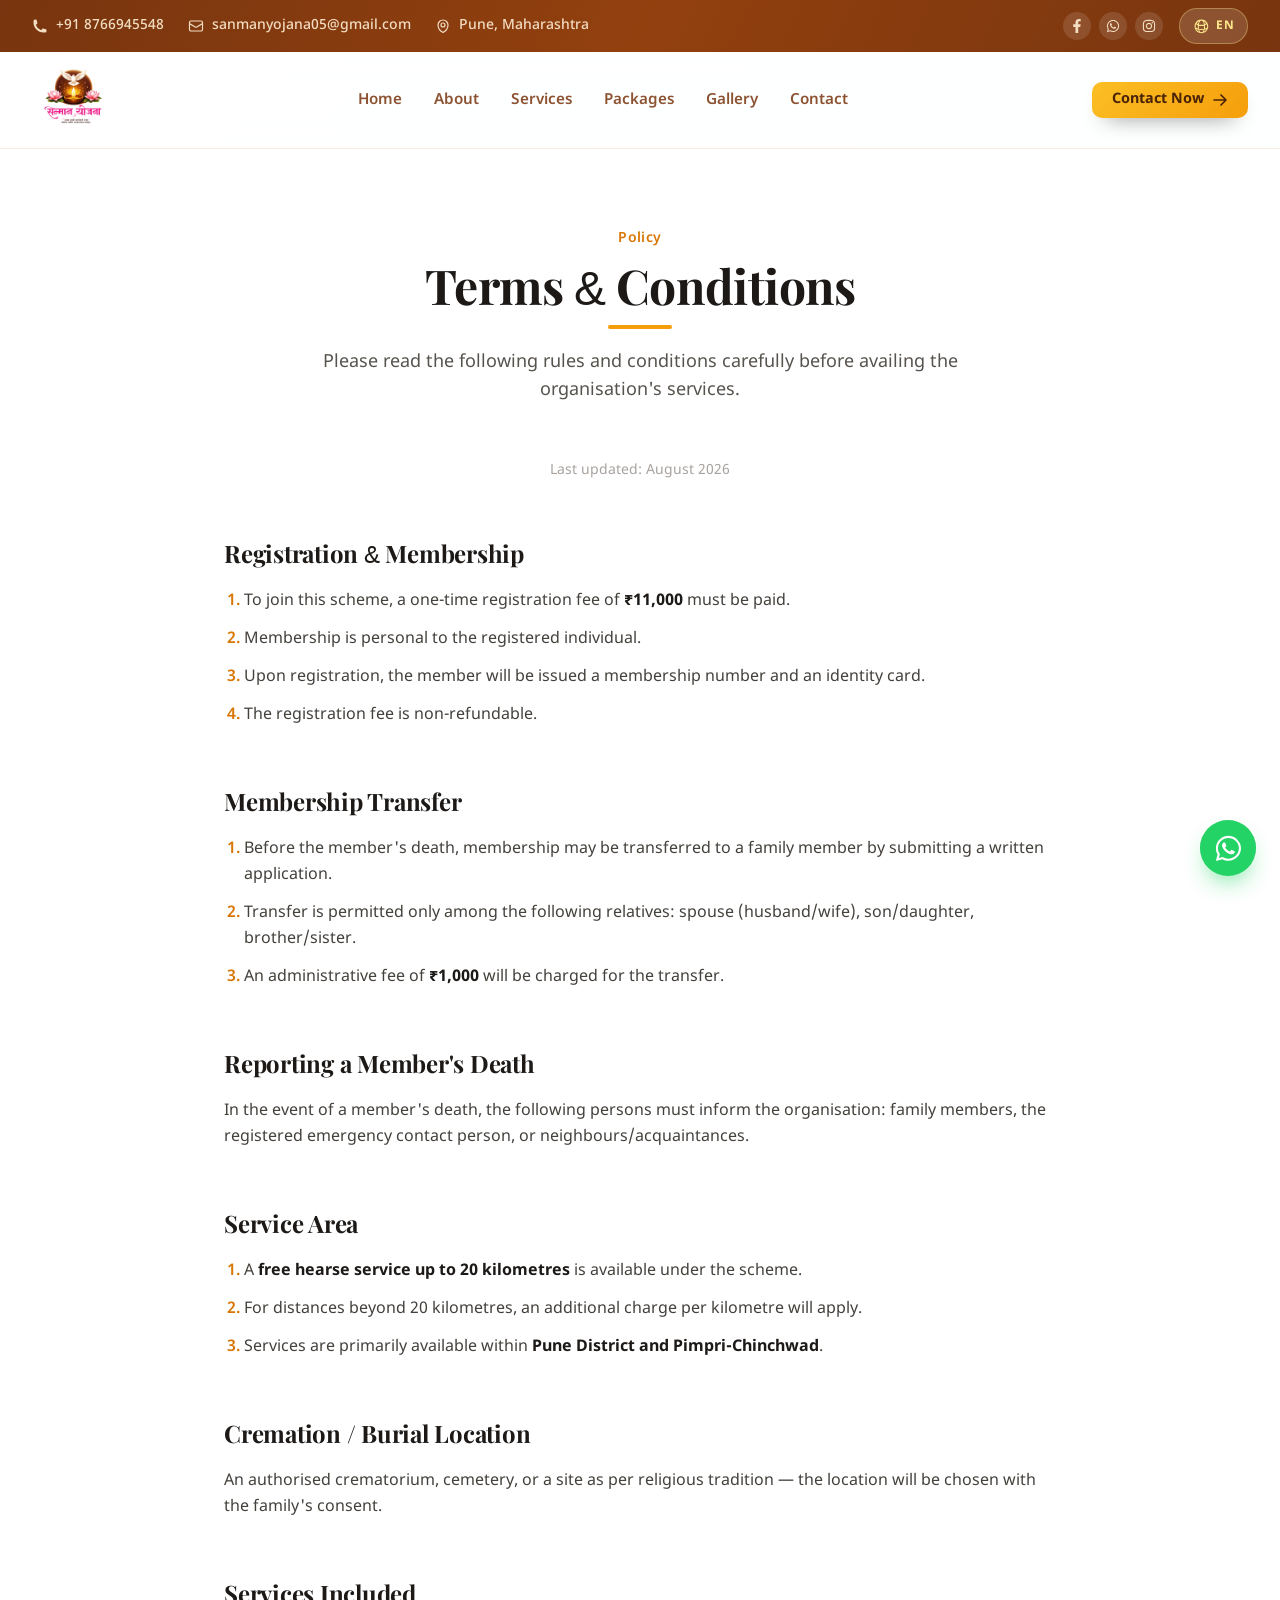
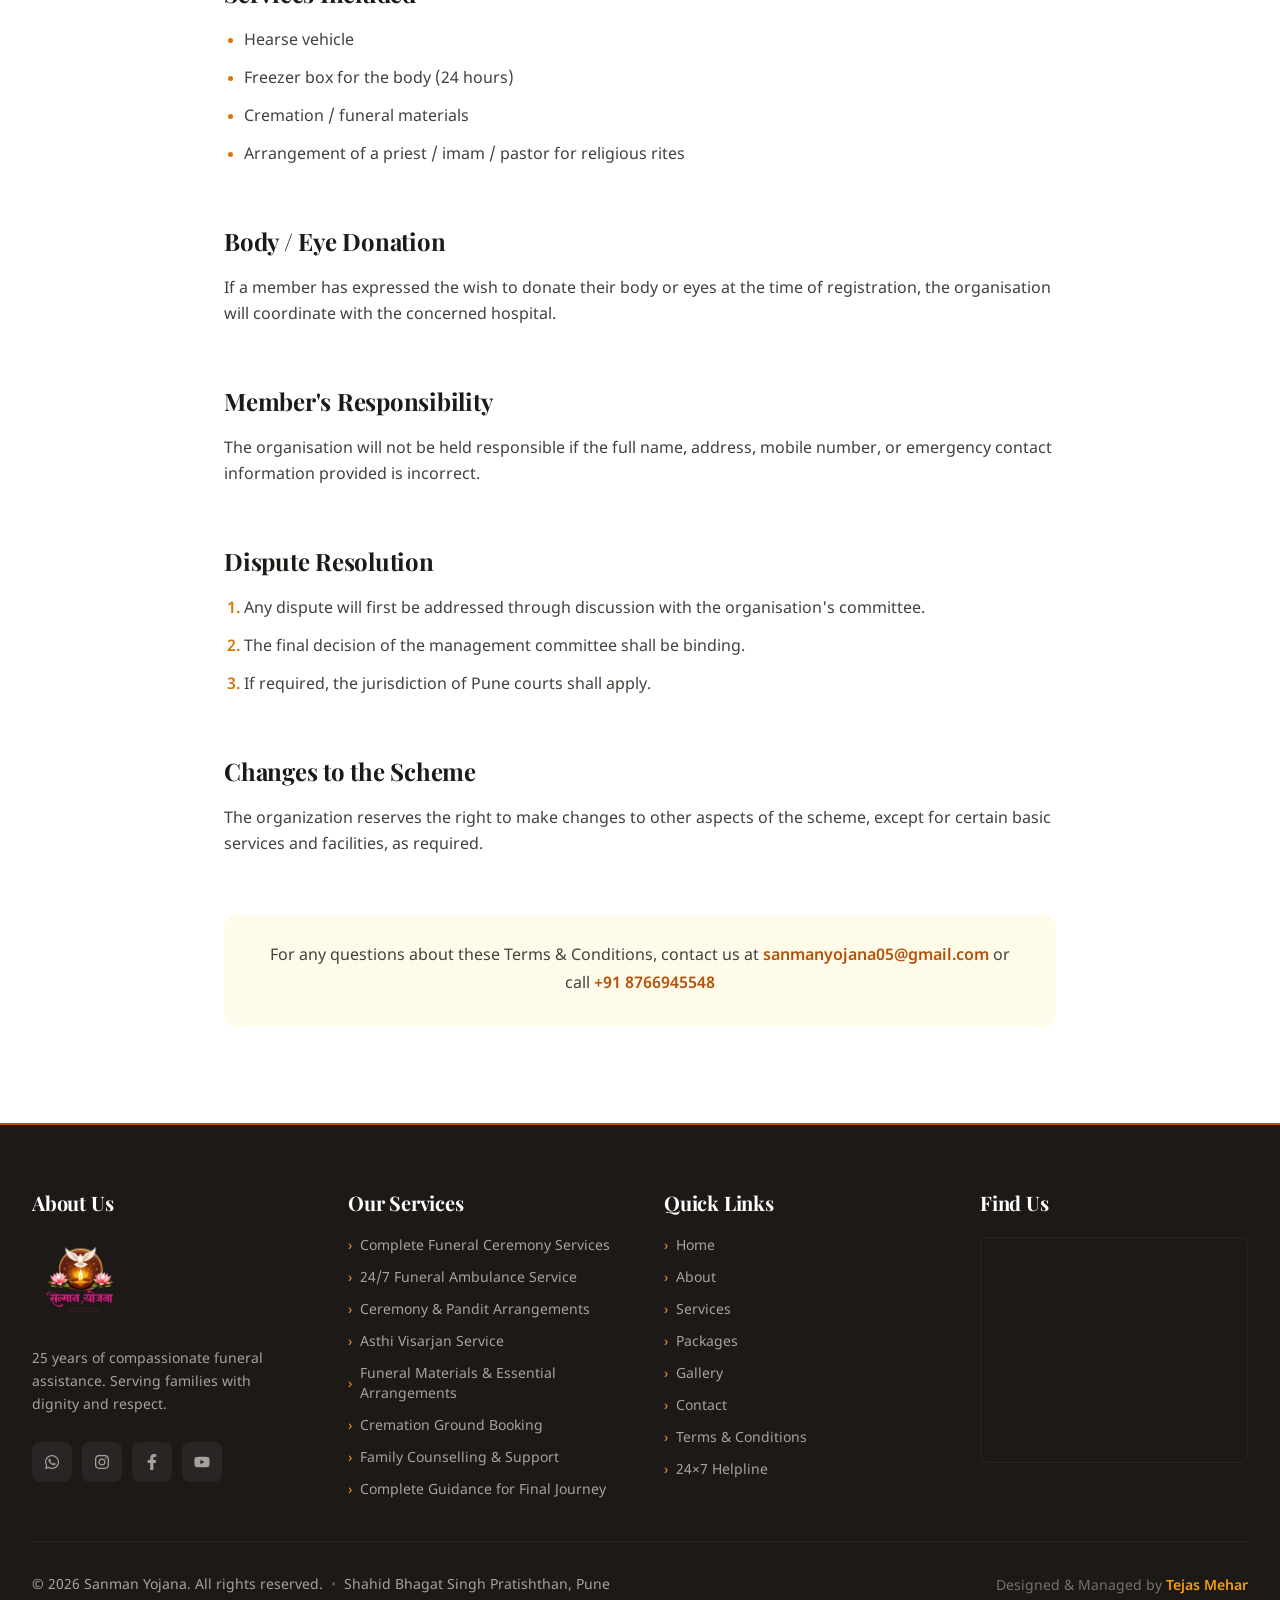
<file: terms.html>
<!DOCTYPE html>
<html lang="en">
<head>
<meta charset="UTF-8">
<meta name="viewport" content="width=device-width, initial-scale=1.0">
<title data-i18n="page.title.terms">Terms &amp; Conditions | Sanman Yojana Funeral Scheme, Pune</title>
<meta name="description" data-i18n-content="page.desc.terms" content="Registration, membership transfer, service area, included services and dispute terms for the Sanman Yojana funeral scheme in Pune & Pimpri-Chinchwad.">
<link rel="canonical" href="https://sanmanyojana.org/terms.html">
<meta name="robots" content="index, follow, max-image-preview:large">
<meta name="author" content="Sanman Yojana — Shahid Bhagat Singh Pratishthan, Pune">
<meta name="theme-color" content="#b45309">

<!-- Open Graph / WhatsApp / Facebook -->
<meta property="og:type" content="website">
<meta property="og:site_name" content="Sanman Yojana">
<meta property="og:locale" content="en_IN">
<meta property="og:locale:alternate" content="mr_IN">
<meta property="og:locale:alternate" content="hi_IN">
<meta property="og:url" content="https://sanmanyojana.org/terms.html">
<meta property="og:title" content="Terms &amp; Conditions | Sanman Yojana Funeral Scheme, Pune">
<meta property="og:description" content="Registration, membership transfer, service area, included services and dispute terms for the Sanman Yojana funeral scheme in Pune & Pimpri-Chinchwad.">
<meta property="og:image" content="https://sanmanyojana.org/assets/img/og-logo.jpg">
<meta property="og:image:type" content="image/jpeg">
<meta property="og:image:width" content="1200">
<meta property="og:image:height" content="630">
<meta property="og:image:alt" content="Sanman Yojana — dignified funeral services in Pune">

<!-- Twitter / X -->
<meta name="twitter:card" content="summary_large_image">
<meta name="twitter:title" content="Terms &amp; Conditions | Sanman Yojana Funeral Scheme, Pune">
<meta name="twitter:description" content="Registration, membership transfer, service area, included services and dispute terms for the Sanman Yojana funeral scheme in Pune & Pimpri-Chinchwad.">
<meta name="twitter:image" content="https://sanmanyojana.org/assets/img/og-logo.jpg">

<!-- Structured data: a plain policy page. Low priority for search, but it keeps
     the breadcrumb trail complete. -->
<script type="application/ld+json">
{
  "@context": "https://schema.org",
  "@graph": [
    {
      "@type": "WebPage",
      "@id": "https://sanmanyojana.org/terms.html#webpage",
      "url": "https://sanmanyojana.org/terms.html",
      "name": "Terms & Conditions | Sanman Yojana Funeral Scheme, Pune",
      "description": "Registration, membership transfer, service area, included services and dispute terms for the Sanman Yojana funeral scheme in Pune & Pimpri-Chinchwad.",
      "inLanguage": "en-IN",
      "isPartOf": { "@id": "https://sanmanyojana.org/#website" },
      "about": { "@id": "https://sanmanyojana.org/#organization" }
    },
    {
      "@type": "BreadcrumbList",
      "@id": "https://sanmanyojana.org/terms.html#breadcrumb",
      "itemListElement": [
        { "@type": "ListItem", "position": 1, "name": "Home", "item": "https://sanmanyojana.org/" },
        { "@type": "ListItem", "position": 2, "name": "Terms & Conditions", "item": "https://sanmanyojana.org/terms.html" }
      ]
    }
  ]
}
</script>

<link rel="preconnect" href="https://fonts.googleapis.com">
<link rel="preconnect" href="https://fonts.gstatic.com" crossorigin>
<link href="https://fonts.googleapis.com/css2?family=Poppins:wght@400;500;600;700;800&family=Playfair+Display:wght@600;700;800&family=Noto+Sans+Devanagari:wght@400;500;600;700&display=swap" rel="stylesheet">

<!-- ===== AMPERSAND GLYPH OVERRIDE =====
     Playfair Display draws "&" as a decorative Et-ligature. These faces remap
     only U+0026 to the plain sans ampersand, so every "&" on the site matches. -->
<style>
@font-face{
  font-family:'Playfair Display';
  src:local('Poppins SemiBold'),local('Poppins'),local('Segoe UI Semibold'),local('Segoe UI'),local('Roboto'),local('Helvetica Neue'),local('Arial'),local('Liberation Sans'),local('Noto Sans');
  unicode-range:U+0026;
  font-weight:100 900;
  font-style:normal;
  font-display:swap;
}
@font-face{
  font-family:'Playfair Display';
  src:local('Poppins SemiBold'),local('Poppins'),local('Segoe UI Semibold'),local('Segoe UI'),local('Roboto'),local('Helvetica Neue'),local('Arial'),local('Liberation Sans'),local('Noto Sans');
  unicode-range:U+0026;
  font-weight:100 900;
  font-style:italic;
  font-display:swap;
}
</style>

<!-- Tailwind, compiled ahead of time. This used to be cdn.tailwindcss.com:
     407 KB of JavaScript that rebuilt the stylesheet in the browser on every
     visit, and left every page unstyled whenever that CDN was slow or blocked.
     The build is 42 KB (8 KB over the wire) and depends on nothing external.
     Theme and rebuild command: see tailwind.config.js in the project root. -->
<link rel="stylesheet" href="assets/css/tailwind.css">
<link rel="stylesheet" href="assets/css/style.css">

<!-- ===== REVEAL-ON-SCROLL FAILSAFE =====
     .reveal starts at opacity:0 and is only made visible by the scroll
     observer in main.js. That is the whole animation, but it also means a
     visit where that script never runs shows a page with almost nothing on
     it. Two nets, neither of which changes anything when the site works:
       1. scripting switched off  -> the classes are neutralised outright;
       2. main.js blocked, 404, or still stuck in a slow network -> after
          five seconds every remaining block is simply shown, using the same
          .show class the observer would have added. -->
<noscript><style>
  .reveal, .reveal-left, .reveal-right { opacity: 1 !important; transform: none !important; }
</style></noscript>
<script>
(function () {
  var root = document.documentElement;
  setTimeout(function () {
    if (root.getAttribute("data-sy-booted")) return;
    var els = document.querySelectorAll(".reveal:not(.show)");
    for (var i = 0; i < els.length; i++) els[i].classList.add("show");
  }, 5000);
})();
</script>
<link rel="icon" type="image/png" sizes="128x128" href="assets/img/favicon.png">
<link rel="apple-touch-icon" href="assets/img/favicon.png">
</head>

<body class="font-body bg-white">

<a href="#main" class="sr-only focus:not-sr-only" data-i18n="common.skip">Skip to main content</a>

<!-- TOP BAR -->
<div class="site-topbar text-sm py-1.5 md:py-2">
  <div class="max-w-7xl mx-auto px-6 lg:px-8 flex flex-wrap items-center justify-center md:justify-between gap-x-6 gap-y-1.5">
    <div class="flex flex-wrap items-center justify-center gap-x-6 gap-y-1.5">
      <a data-link="phone" class="flex items-center gap-2 topbar-link transition font-medium">
        <svg class="w-4 h-4" fill="currentColor" viewBox="0 0 24 24"><path d="M2.25 6.75c0 8.284 6.716 15 15 15h2.25a2.25 2.25 0 0 0 2.25-2.25v-1.372c0-.516-.351-.966-.852-1.091l-4.423-1.106c-.44-.11-.902.055-1.173.417l-.97 1.293c-.282.376-.769.542-1.21.38a12.035 12.035 0 0 1-7.143-7.143c-.162-.441.004-.928.38-1.21l1.293-.97c.363-.271.527-.734.417-1.173L6.963 3.102a1.125 1.125 0 0 0-1.091-.852H4.5A2.25 2.25 0 0 0 2.25 4.5v2.25Z"/></svg>
        <span data-site="phone">+91 8766945548</span>
      </a>
      <a data-link="email" class="flex items-center gap-2 topbar-link transition font-medium">
        <svg class="w-4 h-4" fill="none" stroke="currentColor" stroke-width="1.8" viewBox="0 0 24 24"><path stroke-linecap="round" stroke-linejoin="round" d="M21.75 6.75v10.5a2.25 2.25 0 0 1-2.25 2.25h-15a2.25 2.25 0 0 1-2.25-2.25V6.75m19.5 0A2.25 2.25 0 0 0 19.5 4.5h-15a2.25 2.25 0 0 0-2.25 2.25m19.5 0v.243a2.25 2.25 0 0 1-1.07 1.916l-7.5 4.615a2.25 2.25 0 0 1-2.36 0L3.32 8.91a2.25 2.25 0 0 1-1.07-1.916V6.75"/></svg>
        <span data-site="email">sanmanyojana05@gmail.com</span>
      </a>
      <span class="hidden lg:flex items-center gap-2 font-medium">
        <svg class="w-4 h-4" fill="none" stroke="currentColor" stroke-width="1.8" viewBox="0 0 24 24"><path stroke-linecap="round" stroke-linejoin="round" d="M15 10.5a3 3 0 1 1-6 0 3 3 0 0 1 6 0Z"/><path stroke-linecap="round" stroke-linejoin="round" d="M19.5 10.5c0 7.142-7.5 11.25-7.5 11.25S4.5 17.642 4.5 10.5a7.5 7.5 0 1 1 15 0Z"/></svg>
        <span data-site="serviceArea">Pune, Maharashtra</span>
      </span>
    </div>

    <div class="hidden md:flex items-center gap-4">
      <div class="flex items-center gap-2">
        <a data-link="facebook" target="_blank" rel="noopener" aria-label="Facebook" class="tb-soc w-7 h-7 rounded-full grid place-items-center transition">
          <svg class="w-3.5 h-3.5" fill="currentColor" viewBox="0 0 320 512"><path d="M279.14 288l14.22-92.66h-88.91v-60.13c0-25.35 12.42-50.06 52.24-50.06h40.42V6.26S260.43 0 225.36 0c-73.22 0-121.08 44.38-121.08 124.72v70.62H22.89V288h81.39v224h100.17V288z"/></svg>
        </a>
        <a data-link="whatsapp" target="_blank" rel="noopener" aria-label="WhatsApp" class="tb-soc tb-soc-wa w-7 h-7 rounded-full grid place-items-center transition">
          <svg class="w-3.5 h-3.5" fill="currentColor" viewBox="0 0 448 512"><path d="M380.9 97.1C339 55.1 283.2 32 223.9 32c-122.4 0-222 99.6-222 222 0 39.1 10.2 77.3 29.6 111L0 480l117.7-30.9c32.4 17.7 68.9 27 106.1 27h.1c122.3 0 224.1-99.6 224.1-222 0-59.3-25.2-115-71.1-157zm-157 341.6c-33.2 0-65.7-8.9-94-25.7l-6.7-4-69.8 18.3L72 359.2l-4.4-7c-18.5-29.4-28.2-63.3-28.2-98.2 0-101.7 82.8-184.5 184.6-184.5 49.3 0 95.6 19.2 130.4 54.1 34.8 34.9 56.2 81.2 56.1 130.5 0 101.8-84.9 184.6-186.6 184.6zm101.2-138.2c-5.5-2.8-32.8-16.2-37.9-18-5.1-1.9-8.8-2.8-12.5 2.8-3.7 5.6-14.3 18-17.6 21.8-3.2 3.7-6.5 4.2-12 1.4-32.6-16.3-54-29.1-75.5-66-5.7-9.8 5.7-9.1 16.3-30.3 1.8-3.7.9-6.9-.5-9.7-1.4-2.8-12.5-30.1-17.1-41.2-4.5-10.8-9.1-9.3-12.5-9.5-3.2-.2-6.9-.2-10.6-.2-3.7 0-9.7 1.4-14.8 6.9-5.1 5.6-19.4 19-19.4 46.3 0 27.3 19.9 53.7 22.6 57.4 2.8 3.7 39.1 59.7 94.8 83.8 35.2 15.2 49 16.5 66.6 13.9 10.7-1.6 32.8-13.4 37.4-26.4 4.6-13 4.6-24.1 3.2-26.4-1.3-2.5-5-3.9-10.5-6.6z"/></svg>
        </a>
        <a data-link="instagram" target="_blank" rel="noopener" aria-label="Instagram" class="tb-soc w-7 h-7 rounded-full grid place-items-center transition">
          <svg class="w-3.5 h-3.5" fill="currentColor" viewBox="0 0 448 512"><path d="M224.1 141c-63.6 0-114.9 51.3-114.9 114.9s51.3 114.9 114.9 114.9S339 319.5 339 255.9 287.7 141 224.1 141zm0 189.6c-41.1 0-74.7-33.5-74.7-74.7s33.5-74.7 74.7-74.7 74.7 33.5 74.7 74.7-33.6 74.7-74.7 74.7zm146.4-194.3c0 14.9-12 26.8-26.8 26.8-14.9 0-26.8-12-26.8-26.8s12-26.8 26.8-26.8 26.8 12 26.8 26.8zm76.1 27.2c-1.7-35.9-9.9-67.7-36.2-93.9-26.2-26.2-58-34.4-93.9-36.2-37-2.1-147.9-2.1-184.9 0-35.8 1.7-67.6 9.9-93.9 36.1s-34.4 58-36.2 93.9c-2.1 37-2.1 147.9 0 184.9 1.7 35.9 9.9 67.7 36.2 93.9s58 34.4 93.9 36.2c37 2.1 147.9 2.1 184.9 0 35.9-1.7 67.7-9.9 93.9-36.2 26.2-26.2 34.4-58 36.2-93.9 2.1-37 2.1-147.8 0-184.8zM398.8 388c-7.8 19.6-22.9 34.7-42.6 42.6-29.5 11.7-99.5 9-132.1 9s-102.7 2.6-132.1-9c-19.6-7.8-34.7-22.9-42.6-42.6-11.7-29.5-9-99.5-9-132.1s-2.6-102.7 9-132.1c7.8-19.6 22.9-34.7 42.6-42.6 29.5-11.7 99.5-9 132.1-9s102.7-2.6 132.1 9c19.6 7.8 34.7 22.9 42.6 42.6 11.7 29.5 9 99.5 9 132.1s2.7 102.7-9 132.1z"/></svg>
        </a>
      </div>
      <div class="lang-switch">
        <button type="button" class="lang-toggle lang-toggle-light" aria-haspopup="true" aria-expanded="false" aria-label="Change language">
          <svg class="w-4 h-4" fill="none" stroke="currentColor" stroke-width="1.6" viewBox="0 0 24 24" aria-hidden="true"><path stroke-linecap="round" stroke-linejoin="round" d="M12 21a9.004 9.004 0 0 0 8.716-6.747M12 21a9.004 9.004 0 0 1-8.716-6.747M12 21c2.485 0 4.5-4.03 4.5-9S14.485 3 12 3m0 18c-2.485 0-4.5-4.03-4.5-9S9.515 3 12 3m0 0a8.997 8.997 0 0 1 7.843 4.582M12 3a8.997 8.997 0 0 0-7.843 4.582m15.686 0A11.953 11.953 0 0 1 12 10.5c-2.998 0-5.74-1.1-7.843-2.918m15.686 0A8.959 8.959 0 0 1 21 12c0 .778-.099 1.533-.284 2.253m0 0A17.919 17.919 0 0 1 12 16.5c-3.162 0-6.133-.815-8.716-2.247m0 0A9.015 9.015 0 0 1 3 12c0-1.605.42-3.113 1.157-4.418"/></svg>
          <span class="lang-current">EN</span>
        </button>
        <div class="lang-menu">
          <button type="button" class="lang-btn" data-lang="en">English</button>
          <button type="button" class="lang-btn" data-lang="mr">मराठी</button>
          <button type="button" class="lang-btn" data-lang="hi">हिंदी</button>
        </div>
      </div>
    </div>
  </div>
</div>

<!-- HEADER -->
<header id="siteHeader" class="sticky top-0 z-50 transition-all">
  <div class="max-w-7xl mx-auto px-4 sm:px-6 lg:px-8">
    <div class="h-20 sm:h-24 flex items-center justify-between gap-3 sm:gap-4">

      <!-- Logo only — no frame, ring or backdrop -->
      <a href="index.html" class="shrink-0" aria-label="Sanman Yojana — Home">
        <img data-logo src="assets/img/logo2.webp" alt="Sanman Yojana" class="site-logo">
      </a>

      <nav class="hidden lg:flex items-center gap-6 xl:gap-8">
        <a href="index.html" class="nav-link" data-i18n="nav.home">Home</a>
        <a href="about.html" class="nav-link" data-i18n="nav.about">About</a>
        <a href="services.html" class="nav-link" data-i18n="nav.services">Services</a>
        <a href="packages.html" class="nav-link" data-i18n="nav.packages">Packages</a>
        <a href="gallery.html" class="nav-link" data-i18n="nav.gallery">Gallery</a>
        <a href="contact.html" class="nav-link" data-i18n="nav.contact">Contact</a>
      </nav>

      <div class="flex items-center gap-2 sm:gap-3">
        <a href="contact.html#enquiry" class="nav-cta nav-cta-header hidden lg:inline-flex">
          <span data-i18n="nav.contactnow">Contact Now</span>
          <svg fill="none" stroke="currentColor" stroke-width="2.5" viewBox="0 0 24 24" aria-hidden="true"><path stroke-linecap="round" stroke-linejoin="round" d="M13.5 4.5 21 12m0 0-7.5 7.5M21 12H3"/></svg>
        </a>

        <div class="lang-switch md:hidden">
          <button type="button" class="lang-toggle lang-toggle-light" aria-haspopup="true" aria-expanded="false" aria-label="Change language">
            <svg class="w-4 h-4" fill="none" stroke="currentColor" stroke-width="1.6" viewBox="0 0 24 24" aria-hidden="true"><path stroke-linecap="round" stroke-linejoin="round" d="M12 21a9.004 9.004 0 0 0 8.716-6.747M12 21a9.004 9.004 0 0 1-8.716-6.747M12 21c2.485 0 4.5-4.03 4.5-9S14.485 3 12 3m0 18c-2.485 0-4.5-4.03-4.5-9S9.515 3 12 3m0 0a8.997 8.997 0 0 1 7.843 4.582M12 3a8.997 8.997 0 0 0-7.843 4.582m15.686 0A11.953 11.953 0 0 1 12 10.5c-2.998 0-5.74-1.1-7.843-2.918m15.686 0A8.959 8.959 0 0 1 21 12c0 .778-.099 1.533-.284 2.253m0 0A17.919 17.919 0 0 1 12 16.5c-3.162 0-6.133-.815-8.716-2.247m0 0A9.015 9.015 0 0 1 3 12c0-1.605.42-3.113 1.157-4.418"/></svg>
            <span class="lang-current">EN</span>
          </button>
          <div class="lang-menu">
            <button type="button" class="lang-btn" data-lang="en">English</button>
            <button type="button" class="lang-btn" data-lang="mr">मराठी</button>
            <button type="button" class="lang-btn" data-lang="hi">हिंदी</button>
          </div>
        </div>

        <button id="menuBtn" aria-expanded="false" aria-label="Open menu" class="menu-btn lg:hidden w-12 h-12 rounded-lg grid place-items-center">
          <svg class="ico-open w-7 h-7" fill="none" stroke="currentColor" stroke-width="2" viewBox="0 0 24 24"><path stroke-linecap="round" d="M3.75 6.75h16.5M3.75 12h16.5m-16.5 5.25h16.5"/></svg>
          <svg class="ico-close hidden w-7 h-7" fill="none" stroke="currentColor" stroke-width="2" viewBox="0 0 24 24"><path stroke-linecap="round" d="M6 18 18 6M6 6l12 12"/></svg>
        </button>
      </div>
    </div>
  </div>

  <div id="mobileMenu" class="lg:hidden">
    <nav class="px-4 py-3 flex flex-col gap-1">
      <a href="index.html" class="mnav-link px-4 py-3 rounded-lg font-semibold" data-i18n="nav.home">Home</a>
      <a href="about.html" class="mnav-link px-4 py-3 rounded-lg font-semibold" data-i18n="nav.about">About</a>
      <a href="services.html" class="mnav-link px-4 py-3 rounded-lg font-semibold" data-i18n="nav.services">Services</a>
      <a href="packages.html" class="mnav-link px-4 py-3 rounded-lg font-semibold" data-i18n="nav.packages">Packages</a>
      <a href="gallery.html" class="mnav-link px-4 py-3 rounded-lg font-semibold" data-i18n="nav.gallery">Gallery</a>
      <a href="contact.html" class="mnav-link px-4 py-3 rounded-lg font-semibold" data-i18n="nav.contact">Contact</a>
      <a href="contact.html#enquiry" class="nav-cta mt-2 justify-center py-3.5 text-[0.95rem]">
        <span data-i18n="nav.contactnow">Contact Now</span>
        <svg fill="none" stroke="currentColor" stroke-width="2.5" viewBox="0 0 24 24" aria-hidden="true"><path stroke-linecap="round" stroke-linejoin="round" d="M13.5 4.5 21 12m0 0-7.5 7.5M21 12H3"/></svg>
      </a>
    </nav>
  </div>
</header>

<main id="main" class="relative">

<!-- HERO -->
<section class="bg-white pt-12 pb-10 sm:pt-20 sm:pb-14">
  <div class="max-w-4xl mx-auto px-4 sm:px-6 lg:px-8 text-center reveal">
    <p class="text-amber-600 font-semibold tracking-wide text-sm mb-3" data-i18n="terms.eyebrow">Policy</p>
    <h1 class="text-4xl sm:text-5xl font-bold text-stone-900 mb-4" data-i18n="footer.terms">Terms &amp; Conditions</h1>
    <div class="w-16 h-1 bg-amber-500 rounded-full mx-auto mb-5"></div>
    <p class="text-lg text-stone-600 max-w-2xl mx-auto" data-i18n="terms.intro">Please read the following rules and conditions carefully before availing the organisation's services.</p>
  </div>
</section>

<!-- TERMS CONTENT -->
<section class="bg-white pb-16 lg:pb-24">
  <div class="max-w-4xl mx-auto px-4 sm:px-6 lg:px-8">

    <p class="text-sm text-stone-400 text-center mb-14" data-i18n="terms.updated">Last updated: August 2026</p>

    <div class="reveal space-y-12 sm:space-y-14">

      <div>
        <h2 class="text-xl sm:text-2xl font-bold text-stone-900 mb-5" data-i18n="terms.s1.title">Registration &amp; Membership</h2>
        <ol class="space-y-3 text-stone-700 leading-relaxed list-decimal list-outside pl-5 marker:text-amber-600 marker:font-semibold">
          <li data-i18n-html="terms.s1.i1">To join this scheme, a one-time registration fee of <strong class="text-stone-900">₹11,000</strong> must be paid.</li>
          <li data-i18n="terms.s1.i2">Membership is personal to the registered individual.</li>
          <li data-i18n="terms.s1.i3">Upon registration, the member will be issued a membership number and an identity card.</li>
          <li data-i18n="terms.s1.i4">The registration fee is non-refundable.</li>
        </ol>
      </div>

      <div>
        <h2 class="text-xl sm:text-2xl font-bold text-stone-900 mb-5" data-i18n="terms.s2.title">Membership Transfer</h2>
        <ol class="space-y-3 text-stone-700 leading-relaxed list-decimal list-outside pl-5 marker:text-amber-600 marker:font-semibold">
          <li data-i18n="terms.s2.i1">Before the member's death, membership may be transferred to a family member by submitting a written application.</li>
          <li data-i18n="terms.s2.i2">Transfer is permitted only among the following relatives: spouse (husband/wife), son/daughter, brother/sister.</li>
          <li data-i18n-html="terms.s2.i3">An administrative fee of <strong class="text-stone-900">₹1,000</strong> will be charged for the transfer.</li>
        </ol>
      </div>

      <div>
        <h2 class="text-xl sm:text-2xl font-bold text-stone-900 mb-5" data-i18n="terms.s3.title">Reporting a Member's Death</h2>
        <p class="text-stone-700 leading-relaxed" data-i18n="terms.s3.body">In the event of a member's death, the following persons must inform the organisation: family members, the registered emergency contact person, or neighbours/acquaintances.</p>
      </div>

      <div>
        <h2 class="text-xl sm:text-2xl font-bold text-stone-900 mb-5" data-i18n="terms.s4.title">Service Area</h2>
        <ol class="space-y-3 text-stone-700 leading-relaxed list-decimal list-outside pl-5 marker:text-amber-600 marker:font-semibold">
          <li data-i18n-html="terms.s4.i1">A <strong class="text-stone-900">free hearse service up to 20 kilometres</strong> is available under the scheme.</li>
          <li data-i18n="terms.s4.i2">For distances beyond 20 kilometres, an additional charge per kilometre will apply.</li>
          <li data-i18n-html="terms.s4.i3">Services are primarily available within <strong class="text-stone-900">Pune District and Pimpri-Chinchwad</strong>.</li>
        </ol>
      </div>

      <div>
        <h2 class="text-xl sm:text-2xl font-bold text-stone-900 mb-5" data-i18n="terms.s5.title">Cremation / Burial Location</h2>
        <p class="text-stone-700 leading-relaxed" data-i18n="terms.s5.body">An authorised crematorium, cemetery, or a site as per religious tradition — the location will be chosen with the family's consent.</p>
      </div>

      <div>
        <h2 class="text-xl sm:text-2xl font-bold text-stone-900 mb-5" data-i18n="terms.s6.title">Services Included</h2>
        <ul class="space-y-3 text-stone-700 leading-relaxed list-disc list-outside pl-5 marker:text-amber-600">
          <li data-i18n="terms.s6.i1">Hearse vehicle</li>
          <li data-i18n="terms.s6.i2">Freezer box for the body (24 hours)</li>
          <li data-i18n="terms.s6.i3">Cremation / funeral materials</li>
          <li data-i18n="terms.s6.i4">Arrangement of a priest / imam / pastor for religious rites</li>
        </ul>
      </div>

      <div>
        <h2 class="text-xl sm:text-2xl font-bold text-stone-900 mb-5" data-i18n="terms.s7.title">Body / Eye Donation</h2>
        <p class="text-stone-700 leading-relaxed" data-i18n="terms.s7.body">If a member has expressed the wish to donate their body or eyes at the time of registration, the organisation will coordinate with the concerned hospital.</p>
      </div>

      <div>
        <h2 class="text-xl sm:text-2xl font-bold text-stone-900 mb-5" data-i18n="terms.s8.title">Member's Responsibility</h2>
        <p class="text-stone-700 leading-relaxed" data-i18n="terms.s8.body">The organisation will not be held responsible if the full name, address, mobile number, or emergency contact information provided is incorrect.</p>
      </div>

      <div>
        <h2 class="text-xl sm:text-2xl font-bold text-stone-900 mb-5" data-i18n="terms.s9.title">Dispute Resolution</h2>
        <ol class="space-y-3 text-stone-700 leading-relaxed list-decimal list-outside pl-5 marker:text-amber-600 marker:font-semibold">
          <li data-i18n="terms.s9.i1">Any dispute will first be addressed through discussion with the organisation's committee.</li>
          <li data-i18n="terms.s9.i2">The final decision of the management committee shall be binding.</li>
          <li data-i18n="terms.s9.i3">If required, the jurisdiction of Pune courts shall apply.</li>
        </ol>
      </div>

      <div>
        <h2 class="text-xl sm:text-2xl font-bold text-stone-900 mb-5" data-i18n="terms.s10.title">Changes to the Scheme</h2>
        <p class="text-stone-700 leading-relaxed" data-i18n="terms.s10.body">The organization reserves the right to make changes to other aspects of the scheme, except for certain basic services and facilities, as required.</p>
      </div>

      <div class="bg-amber-50 rounded-xl px-6 py-6 sm:px-8 sm:py-7 text-center">
        <p class="text-stone-700"><span data-i18n="terms.contact.pre">For any questions about these Terms &amp; Conditions, contact us at</span>
          <span data-site="email" class="text-amber-700 font-semibold">sanmanyojana05@gmail.com</span>
          <span data-i18n="terms.contact.or">or call</span>
          <span data-site="phone" class="text-amber-700 font-semibold">+91 8766945548</span>
        </p>
      </div>

    </div>
  </div>
</section>

</main>

<!-- FOOTER -->
<footer class="bg-stone-900 text-stone-300 border-t-2 border-amber-700">
  <div class="max-w-7xl mx-auto px-4 sm:px-6 lg:px-8 py-16">
    <div class="grid sm:grid-cols-2 lg:grid-cols-4 gap-12 mb-10">

      <!-- About Us -->
      <div>
        <h2 class="text-xl font-bold text-white mb-5" data-i18n="footer.aboutus">About Us</h2>
        <div class="mb-4">
          <img data-logo src="assets/img/logo2.webp" alt="Sanman Yojana" class="footer-logo">
        </div>
        <p class="text-sm text-stone-400 leading-relaxed mb-6" data-i18n="footer.about">Compassionate funeral assistance for every family.</p>
        <div class="flex flex-wrap gap-2.5">
          <a data-link="whatsapp" target="_blank" rel="noopener" aria-label="WhatsApp" class="fsoc fsoc-wa w-10 h-10 rounded-lg bg-stone-800 grid place-items-center text-stone-400">
            <svg class="w-4 h-4" fill="currentColor" viewBox="0 0 448 512"><path d="M380.9 97.1C339 55.1 283.2 32 223.9 32c-122.4 0-222 99.6-222 222 0 39.1 10.2 77.3 29.6 111L0 480l117.7-30.9c32.4 17.7 68.9 27 106.1 27h.1c122.3 0 224.1-99.6 224.1-222 0-59.3-25.2-115-71.1-157zm-157 341.6c-33.2 0-65.7-8.9-94-25.7l-6.7-4-69.8 18.3L72 359.2l-4.4-7c-18.5-29.4-28.2-63.3-28.2-98.2 0-101.7 82.8-184.5 184.6-184.5 49.3 0 95.6 19.2 130.4 54.1 34.8 34.9 56.2 81.2 56.1 130.5 0 101.8-84.9 184.6-186.6 184.6zm101.2-138.2c-5.5-2.8-32.8-16.2-37.9-18-5.1-1.9-8.8-2.8-12.5 2.8-3.7 5.6-14.3 18-17.6 21.8-3.2 3.7-6.5 4.2-12 1.4-32.6-16.3-54-29.1-75.5-66-5.7-9.8 5.7-9.1 16.3-30.3 1.8-3.7.9-6.9-.5-9.7-1.4-2.8-12.5-30.1-17.1-41.2-4.5-10.8-9.1-9.3-12.5-9.5-3.2-.2-6.9-.2-10.6-.2-3.7 0-9.7 1.4-14.8 6.9-5.1 5.6-19.4 19-19.4 46.3 0 27.3 19.9 53.7 22.6 57.4 2.8 3.7 39.1 59.7 94.8 83.8 35.2 15.2 49 16.5 66.6 13.9 10.7-1.6 32.8-13.4 37.4-26.4 4.6-13 4.6-24.1 3.2-26.4-1.3-2.5-5-3.9-10.5-6.6z"/></svg>
          </a>
          <a data-link="instagram" target="_blank" rel="noopener" aria-label="Instagram" class="fsoc fsoc-ig w-10 h-10 rounded-lg bg-stone-800 grid place-items-center text-stone-400">
            <svg class="w-4 h-4" fill="currentColor" viewBox="0 0 448 512"><path d="M224.1 141c-63.6 0-114.9 51.3-114.9 114.9s51.3 114.9 114.9 114.9S339 319.5 339 255.9 287.7 141 224.1 141zm0 189.6c-41.1 0-74.7-33.5-74.7-74.7s33.5-74.7 74.7-74.7 74.7 33.5 74.7 74.7-33.6 74.7-74.7 74.7zm146.4-194.3c0 14.9-12 26.8-26.8 26.8-14.9 0-26.8-12-26.8-26.8s12-26.8 26.8-26.8 26.8 12 26.8 26.8zm76.1 27.2c-1.7-35.9-9.9-67.7-36.2-93.9-26.2-26.2-58-34.4-93.9-36.2-37-2.1-147.9-2.1-184.9 0-35.8 1.7-67.6 9.9-93.9 36.1s-34.4 58-36.2 93.9c-2.1 37-2.1 147.9 0 184.9 1.7 35.9 9.9 67.7 36.2 93.9s58 34.4 93.9 36.2c37 2.1 147.9 2.1 184.9 0 35.9-1.7 67.7-9.9 93.9-36.2 26.2-26.2 34.4-58 36.2-93.9 2.1-37 2.1-147.8 0-184.8zM398.8 388c-7.8 19.6-22.9 34.7-42.6 42.6-29.5 11.7-99.5 9-132.1 9s-102.7 2.6-132.1-9c-19.6-7.8-34.7-22.9-42.6-42.6-11.7-29.5-9-99.5-9-132.1s-2.6-102.7 9-132.1c7.8-19.6 22.9-34.7 42.6-42.6 29.5-11.7 99.5-9 132.1-9s102.7-2.6 132.1 9c19.6 7.8 34.7 22.9 42.6 42.6 11.7 29.5 9 99.5 9 132.1s2.7 102.7-9 132.1z"/></svg>
          </a>
          <a data-link="facebook" target="_blank" rel="noopener" aria-label="Facebook" class="fsoc fsoc-fb w-10 h-10 rounded-lg bg-stone-800 grid place-items-center text-stone-400">
            <svg class="w-4 h-4" fill="currentColor" viewBox="0 0 320 512"><path d="M279.14 288l14.22-92.66h-88.91v-60.13c0-25.35 12.42-50.06 52.24-50.06h40.42V6.26S260.43 0 225.36 0c-73.22 0-121.08 44.38-121.08 124.72v70.62H22.89V288h81.39v224h100.17V288z"/></svg>
          </a>
          <a data-link="youtube" target="_blank" rel="noopener" aria-label="YouTube" class="fsoc fsoc-yt w-10 h-10 rounded-lg bg-stone-800 grid place-items-center text-stone-400">
            <svg class="w-4 h-4" fill="currentColor" viewBox="0 0 576 512"><path d="M549.655 124.083c-6.281-23.65-24.787-42.276-48.284-48.597C458.781 64 288 64 288 64S117.22 64 74.629 75.486c-23.497 6.322-42.003 24.947-48.284 48.597-11.412 42.867-11.412 132.305-11.412 132.305s0 89.438 11.412 132.305c6.281 23.65 24.787 41.5 48.284 47.821C117.22 448 288 448 288 448s170.78 0 213.371-11.486c23.497-6.321 42.003-24.171 48.284-47.821 11.412-42.867 11.412-132.305 11.412-132.305s0-89.438-11.412-132.305zm-317.51 213.508V175.185l142.739 81.205-142.739 81.201z"/></svg>
          </a>
        </div>
      </div>

      <!-- Our Services -->
      <div>
        <h2 class="text-xl font-bold text-white mb-5" data-i18n="footer.services">Our Services</h2>
        <ul class="space-y-3 text-sm">
          <li><a href="services.html#svc-complete" class="fl-link text-stone-400 hover:text-amber-400"><span class="text-amber-500">›</span><span data-i18n="footer.svc6">Complete Funeral Ceremony Services</span></a></li>
          <li><a href="services.html#svc-transport" class="fl-link text-stone-400 hover:text-amber-400"><span class="text-amber-500">›</span><span data-i18n="footer.svc1">24/7 Funeral Ambulance Service</span></a></li>
          <li><a href="services.html#svc-ceremonies" class="fl-link text-stone-400 hover:text-amber-400"><span class="text-amber-500">›</span><span data-i18n="footer.svc4">Ceremony &amp; Pandit Arrangements</span></a></li>
          <li><a href="services.html#svc-immersion" class="fl-link text-stone-400 hover:text-amber-400"><span class="text-amber-500">›</span><span data-i18n="footer.svc3">Asthi Visarjan Service</span></a></li>
          <li><a href="services.html#svc-materials" class="fl-link text-stone-400 hover:text-amber-400"><span class="text-amber-500">›</span><span data-i18n="footer.svc2">Funeral Materials &amp; Essential Arrangements</span></a></li>
          <li><a href="services.html#svc-booking" class="fl-link text-stone-400 hover:text-amber-400"><span class="text-amber-500">›</span><span data-i18n="footer.svc7">Cremation Ground Booking</span></a></li>
          <li><a href="services.html#svc-counseling" class="fl-link text-stone-400 hover:text-amber-400"><span class="text-amber-500">›</span><span data-i18n="footer.svc5">Family Counselling &amp; Support</span></a></li>
          <li><a href="services.html#svc-guidance" class="fl-link text-stone-400 hover:text-amber-400"><span class="text-amber-500">›</span><span data-i18n="footer.svc8">Complete Guidance for Final Journey</span></a></li>
        </ul>
      </div>

      <!-- Useful Links -->
      <div>
        <h2 class="text-xl font-bold text-white mb-5" data-i18n="footer.useful">Quick Links</h2>
        <ul class="space-y-3 text-sm">
          <li><a href="index.html" class="fl-link text-stone-400 hover:text-amber-400"><span class="text-amber-500">›</span><span data-i18n="nav.home">Home</span></a></li>
          <li><a href="about.html" class="fl-link text-stone-400 hover:text-amber-400"><span class="text-amber-500">›</span><span data-i18n="nav.about">About</span></a></li>
          <li><a href="services.html" class="fl-link text-stone-400 hover:text-amber-400"><span class="text-amber-500">›</span><span data-i18n="nav.services">Services</span></a></li>
          <li><a href="packages.html" class="fl-link text-stone-400 hover:text-amber-400"><span class="text-amber-500">›</span><span data-i18n="nav.packages">Packages</span></a></li>
          <li><a href="gallery.html" class="fl-link text-stone-400 hover:text-amber-400"><span class="text-amber-500">›</span><span data-i18n="nav.gallery">Gallery</span></a></li>
          <li><a href="contact.html" class="fl-link text-stone-400 hover:text-amber-400"><span class="text-amber-500">›</span><span data-i18n="nav.contact">Contact</span></a></li>
          <li><a href="terms.html" class="fl-link text-stone-400 hover:text-amber-400"><span class="text-amber-500">›</span><span data-i18n="footer.terms">Terms &amp; Conditions</span></a></li>
          <li><a data-link="phone" class="fl-link text-stone-400 hover:text-amber-400"><span class="text-amber-500">›</span><span data-i18n="footer.helpline">24×7 Helpline</span></a></li>
        </ul>
      </div>

      <!-- Find Us -->
      <div>
        <h2 class="text-xl font-bold text-white mb-5" data-i18n="footer.findus">Find Us</h2>
        <div class="rounded-lg overflow-hidden border border-stone-800">
          <iframe id="mapFrame" class="w-full h-48 sm:h-56 block" style="border:0;" loading="lazy" referrerpolicy="strict-origin-when-cross-origin" allowfullscreen title="Sanman Yojana office location"></iframe>
        </div>
      </div>

    </div>

    <div class="border-t border-stone-800 pt-8 flex flex-col lg:flex-row lg:items-center lg:justify-between gap-5">
      <div class="text-center lg:text-left text-sm text-stone-400">
        <p class="flex flex-wrap items-center justify-center lg:justify-start gap-x-2 gap-y-1.5">
          <span data-i18n="footer.rights">© 2026 Sanman Yojana. All rights reserved.</span>
          <span class="inline-flex items-center gap-2"><span class="text-stone-600">•</span><span data-i18n="footer.disclaimer">Shahid Bhagat Singh Pratishthan, Pune</span></span>
        </p>
      </div>
      <p class="text-center lg:text-right text-sm text-stone-500"><span data-i18n="footer.credit">Designed &amp; Managed by</span> <a href="https://www.instagram.com/scalewithtejas/" target="_blank" rel="noopener" class="text-amber-500 hover:text-amber-400 font-semibold">Tejas Mehar</a></p>
    </div>
  </div>
</footer>

<!-- FLOATING WHATSAPP -->
<a data-link="whatsapp" href="https://wa.me/918766945548" target="_blank" rel="noopener" aria-label="Chat with us on WhatsApp" class="wa-float">
  <svg fill="currentColor" viewBox="0 0 448 512" aria-hidden="true"><path d="M380.9 97.1C339 55.1 283.2 32 223.9 32c-122.4 0-222 99.6-222 222 0 39.1 10.2 77.3 29.6 111L0 480l117.7-30.9c32.4 17.7 68.9 27 106.1 27h.1c122.3 0 224.1-99.6 224.1-222 0-59.3-25.2-115-71.1-157zm-157 341.6c-33.2 0-65.7-8.9-94-25.7l-6.7-4-69.8 18.3L72 359.2l-4.4-7c-18.5-29.4-28.2-63.3-28.2-98.2 0-101.7 82.8-184.5 184.6-184.5 49.3 0 95.6 19.2 130.4 54.1 34.8 34.9 56.2 81.2 56.1 130.5 0 101.8-84.9 184.6-186.6 184.6zm101.2-138.2c-5.5-2.8-32.8-16.2-37.9-18-5.1-1.9-8.8-2.8-12.5 2.8-3.7 5.6-14.3 18-17.6 21.8-3.2 3.7-6.5 4.2-12 1.4-32.6-16.3-54-29.1-75.5-66-5.7-9.8 5.7-9.1 16.3-30.3 1.8-3.7.9-6.9-.5-9.7-1.4-2.8-12.5-30.1-17.1-41.2-4.5-10.8-9.1-9.3-12.5-9.5-3.2-.2-6.9-.2-10.6-.2-3.7 0-9.7 1.4-14.8 6.9-5.1 5.6-19.4 19-19.4 46.3 0 27.3 19.9 53.7 22.6 57.4 2.8 3.7 39.1 59.7 94.8 83.8 35.2 15.2 49 16.5 66.6 13.9 10.7-1.6 32.8-13.4 37.4-26.4 4.6-13 4.6-24.1 3.2-26.4-1.3-2.5-5-3.9-10.5-6.6z"/></svg>
</a>

<script src="assets/js/config.js"></script>
<script src="assets/js/i18n.js"></script>
<script src="assets/js/main.js"></script>
</body>
</html>
</file>
<file: assets/css/style.css>
/* ============================================================
   SANMAN YOJANA — Light Funeral Scheme Theme
   Modern, clean, responsive design with accessibility
   ============================================================ */

:root {
  --primary: #b45309;
  --primary-dark: #92400e;
  --secondary: #78350f;
  --light: #fef3c7;
  --white: #ffffff;
  --text: #1f1917;
  --text-muted: #78350f;
  --border: #f3e8d6;
}

html {
  scroll-behavior: smooth;
  -webkit-font-smoothing: antialiased;
  /* `clip` keeps the sticky header working (it makes no scroll container);
     `hidden` stays as the fallback for older engines. Declared on <html> too
     so off-canvas reveal transforms can never widen the page on mobile. */
  overflow-x: hidden;
  overflow-x: clip;
}

body {
  font-family: "Poppins", "Noto Sans Devanagari", system-ui, sans-serif;
  color: var(--text);
  background: linear-gradient(135deg, #f8fafc 0%, #f1f5f9 100%);
  max-width: 100%;
  overflow-x: hidden;
  overflow-x: clip;
}

h1, h2, h3, h4, h5, h6 {
  font-family: "Playfair Display", "Noto Serif Devanagari", Georgia, serif;
  font-weight: 700;
  letter-spacing: -0.01em;
}

p {
  line-height: 1.75;
}

/* ============================================================
   SCROLLBAR
   ============================================================ */
::-webkit-scrollbar {
  width: 10px;
  height: 10px;
}

::-webkit-scrollbar-track {
  background: var(--light);
}

::-webkit-scrollbar-thumb {
  background: linear-gradient(180deg, var(--primary), var(--primary-dark));
  border-radius: 99px;
  border: 2px solid var(--light);
}

::-webkit-scrollbar-thumb:hover {
  background: var(--primary-dark);
}

::selection {
  background: var(--primary);
  color: white;
}

/* Anchored sections clear the sticky header */
section[id],
[id="enquiry"] {
  scroll-margin-top: 7rem;
}

/* ============================================================
   TOP BAR — a shade lighter than before, now that the navbar below
   it is white, so the two bands don't clash too hard.
   ============================================================ */
.site-topbar {
  background: linear-gradient(115deg, var(--secondary) 0%, var(--primary-dark) 50%, var(--secondary) 100%);
  color: #f2ddc2;              /* warm cream — readable on the brown */
  /* the sticky header below is z-50 — without a stacking context of its own
     the language dropdown would open *behind* the navbar on desktop */
  position: relative;
  z-index: 60;
}

.topbar-link:hover {
  color: #fbbf24;
}

/* Social circles in the top bar — tinted glass on the brown instead of the
   old amber-50 chips, which disappeared against it. */
.tb-soc {
  background: rgba(255, 255, 255, 0.12);
  color: #f2ddc2;
}

.tb-soc:hover {
  background: rgba(255, 255, 255, 0.24);
  color: #fff;
}

.tb-soc-wa:hover {
  background: #16a34a;
  color: #fff;
}

/* ============================================================
   BRAND LOGO (navbar) — image only, no frame or backdrop
   ============================================================ */
.site-logo {
  display: block;
  height: 3.9rem;          /* mobile  */
  width: auto;
  object-fit: contain;
}

@media (min-width: 640px) {
  .site-logo { height: 4.6rem; }   /* tablet  */
}

@media (min-width: 1024px) {
  .site-logo { height: 5.1rem; }   /* desktop */
}

/* Footer uses the same mark, a touch larger */
.footer-logo {
  display: block;
  height: 5.25rem;
  width: auto;
  object-fit: contain;
}

@media (min-width: 640px) {
  .footer-logo { height: 6rem; }
}

/* Footer link lists ("Our Services", "Quick Links") — icon + text row */
.fl-link {
  display: flex;
  align-items: center;
  gap: 0.5rem;
  transition: padding-left 0.25s ease, color 0.25s ease;
}

.fl-link:hover {
  padding-left: 6px;
}

/* ============================================================
   NAVBAR BAND — soft, faint white (not solid) so the logo's own
   white backdrop sits flush without the band feeling like a stark
   white slab; a light blur keeps it legible over the sticky scroll.
   ============================================================ */
#siteHeader {
  background: rgba(255, 255, 255, 0.9);
  -webkit-backdrop-filter: blur(10px) saturate(150%);
  backdrop-filter: blur(10px) saturate(150%);
  border-bottom: 1px solid rgba(180, 83, 9, 0.12);
}

/* ============================================================
   NAVIGATION LINKS
   ============================================================ */
.nav-link {
  position: relative;
  font-weight: 600;
  font-size: 0.95rem;
  color: var(--secondary);
  opacity: 0.85;
  padding: 0.5rem 0;
  transition: opacity 0.3s ease, color 0.3s ease;
}

.nav-link::after {
  content: "";
  position: absolute;
  left: 0;
  bottom: -2px;
  width: 0;
  height: 2.5px;
  background: linear-gradient(90deg, #f59e0b, #fbbf24);
  border-radius: 99px;
  transition: width 0.3s cubic-bezier(0.4, 0, 0.2, 1);
}

.nav-link:hover,
.nav-link.active {
  opacity: 1;
  color: var(--primary);
}

.nav-link.active::after,
.nav-link:hover::after {
  width: 100%;
}

/* "Contact Now" call-to-action in the navbar. The brown band swallowed the
   old amber-on-amber button, so the fill and the text swap over: warm amber
   on dark brown lettering. */
.nav-cta {
  position: relative;
  display: inline-flex;
  align-items: center;
  gap: 0.5rem;
  padding: 0.625rem 1.25rem;
  border-radius: 0.625rem;
  background: linear-gradient(135deg, #fbbf24 0%, #f59e0b 100%);
  color: #4a2308;
  font-weight: 700;
  font-size: 0.9rem;
  line-height: 1;
  white-space: nowrap;
  overflow: hidden;
  box-shadow: 0 10px 22px -14px rgba(0, 0, 0, 0.85);
  transition: transform 0.25s ease, box-shadow 0.25s ease;
}

.nav-cta svg {
  width: 1rem;
  height: 1rem;
  transition: transform 0.25s ease;
}

.nav-cta::after {
  content: "";
  position: absolute;
  inset: 0;
  background: linear-gradient(115deg, transparent 30%, rgba(255,255,255,.35) 48%, transparent 66%);
  transform: translateX(-120%);
  transition: transform 0.6s ease;
}

.nav-cta:hover {
  transform: translateY(-2px);
  box-shadow: 0 14px 28px -12px rgba(0, 0, 0, 0.95);
}

.nav-cta:hover svg {
  transform: translateX(3px);
}

.nav-cta:hover::after {
  transform: translateX(120%);
}

/* Header-row "Contact Now" only belongs on desktop nav (lg+). Below that the
   hamburger is visible instead, and the same CTA already lives inside the
   mobile dropdown menu — a plain Tailwind "hidden" class can't win here
   because .nav-cta's display:inline-flex above has equal specificity and
   loads later, so this has to override it directly. */
@media (max-width: 1023.98px) {
  .nav-cta-header {
    display: none;
  }
}

/* Hamburger — amber-tinted chip on the white band */
.menu-btn {
  background: rgba(180, 83, 9, 0.08);
  color: var(--secondary);
  transition: background 0.2s ease, color 0.2s ease;
}

.menu-btn:hover {
  background: rgba(180, 83, 9, 0.16);
  color: var(--primary-dark);
}

/* The mobile language toggle lives inside the (now white) header, while the
   same .lang-toggle-light class is also used in the brown top bar — scope
   this override to the header so the top bar chip is untouched. */
#siteHeader .lang-toggle-light {
  background: rgba(180, 83, 9, 0.08);
  color: var(--secondary);
  border: 1px solid rgba(180, 83, 9, 0.2);
}

#siteHeader .lang-toggle-light:hover {
  background: rgba(180, 83, 9, 0.16);
  color: var(--primary-dark);
}

/* ============================================================
   EYEBROW / KICKER — small rule + uppercase label above a heading.
   Lives here (not in a page's inline <style>) because the home,
   services and about CTA bands all use it.
   ============================================================ */
.sx-rule {
  display: inline-block;
  width: 2.5rem;
  height: 2px;
  border-radius: 9999px;
  background: linear-gradient(90deg, #b45309, rgba(180, 83, 9, 0));
}

.sx-kicker {
  display: inline-flex;
  align-items: center;
  gap: 0.6rem;
  font-size: 0.72rem;
  font-weight: 800;
  letter-spacing: 0.22em;
  text-transform: uppercase;
  color: #b45309;
}

.sx-kicker.is-light { color: #fbbf24; }

/* ============================================================
   PREMIUM HERO GLASS — badge pill + hero buttons
   Shared by the home, gallery and packages hero sections so the
   three photo/video heroes read as one system.
   The fill stays almost fully transparent (the photo shows through);
   the "premium" comes from the gradient hairline border, the inner
   top highlight and the slow sheen sweep — not from a solid panel.
   ============================================================ */
.hero-pill {
  position: relative;
  display: inline-flex;
  align-items: center;
  gap: 0.625rem;
  padding: 0.55rem 1.15rem;
  border-radius: 9999px;
  border: 1px solid rgba(255,255,255,.30);
  font-size: 0.8125rem;
  font-weight: 700;
  line-height: 1.35;
  letter-spacing: 0.14em;
  text-transform: uppercase;
  color: #fff;
  background: transparent;
  -webkit-backdrop-filter: blur(10px) saturate(150%);
  backdrop-filter: blur(10px) saturate(150%);
  box-shadow: 0 10px 30px -16px rgba(0,0,0,.8);
  text-shadow: 0 1px 10px rgba(0,0,0,.45);
  overflow: hidden;
}

.hero-pill > * {
  position: relative;
  z-index: 1;
}

.hero-pill::after {
  content: "";
  position: absolute;
  inset: 0;
  background: linear-gradient(105deg, transparent 38%, rgba(255,255,255,.26) 50%, transparent 62%);
  transform: translateX(-130%);
  animation: heroSheen 6s ease-in-out infinite;
  pointer-events: none;
}

@keyframes heroSheen {
  0%, 70% { transform: translateX(-130%); }
  100%    { transform: translateX(130%); }
}

/* Hero buttons — solid amber for the primary action, glass for the rest */
.hero-btn,
.hero-btn-ghost {
  position: relative;
  display: inline-flex;
  align-items: center;
  justify-content: center;
  gap: 0.6rem;
  padding: 0.95rem 2rem;
  border-radius: 0.85rem;
  font-weight: 700;
  line-height: 1.2;
  color: #fff;
  overflow: hidden;
  transition: transform 0.3s ease, box-shadow 0.3s ease, background-image 0.3s ease;
}

.hero-btn > *,
.hero-btn-ghost > * {
  position: relative;
  z-index: 1;
}

.hero-btn::after,
.hero-btn-ghost::after {
  content: "";
  position: absolute;
  inset: 0;
  background: linear-gradient(105deg, transparent 38%, rgba(255,255,255,.30) 50%, transparent 62%);
  transform: translateX(-130%);
  transition: transform 0.7s ease;
  pointer-events: none;
}

.hero-btn:hover::after,
.hero-btn-ghost:hover::after {
  transform: translateX(130%);
}

.hero-btn {
  border: 1px solid rgba(255,255,255,.18);
  background-image: linear-gradient(135deg, #b45309 0%, #d97706 52%, #b45309 100%);
  box-shadow:
    inset 0 1px 0 rgba(255,255,255,.28),
    0 16px 34px -16px rgba(180,83,9,.95);
}

.hero-btn:hover {
  transform: translateY(-2px);
  box-shadow:
    inset 0 1px 0 rgba(255,255,255,.36),
    0 22px 44px -16px rgba(217,119,6,1);
}

.hero-btn-ghost {
  border: 1px solid rgba(255,255,255,.35);
  background: transparent;
  -webkit-backdrop-filter: blur(10px) saturate(150%);
  backdrop-filter: blur(10px) saturate(150%);
  box-shadow: 0 12px 30px -18px rgba(0,0,0,.85);
  text-shadow: 0 1px 10px rgba(0,0,0,.4);
}

.hero-btn-ghost:hover {
  transform: translateY(-2px);
  border-color: rgba(255,255,255,.6);
  box-shadow: 0 18px 38px -18px rgba(0,0,0,.9);
}

.hero-btn svg,
.hero-btn-ghost svg {
  width: 1.15rem;
  height: 1.15rem;
}

/* Hero CTA pair — the two buttons stay side by side on phones instead of
   stacking, so the hero copy never gets pushed below the fold. */
.hero-btn-row {
  display: flex;
  flex-wrap: nowrap;
  align-items: stretch;
  gap: 0.625rem;
}

@media (min-width: 640px) {
  .hero-btn-row {
    flex-wrap: wrap;
    align-items: center;
    gap: 1rem;
  }
}

@media (max-width: 639px) {
  .hero-btn-row > .hero-btn,
  .hero-btn-row > .hero-btn-ghost {
    flex: 1 1 auto;
    min-width: 0;
    padding: 0.85rem 0.75rem;
    font-size: 0.875rem;
    gap: 0.4rem;
    white-space: nowrap;
  }
  .hero-btn-row > .hero-btn svg,
  .hero-btn-row > .hero-btn-ghost svg {
    width: 1rem;
    height: 1rem;
    flex: 0 0 auto;
  }
}

@media (max-width: 380px) {
  .hero-btn-row > .hero-btn,
  .hero-btn-row > .hero-btn-ghost {
    padding: 0.8rem 0.5rem;
    font-size: 0.8125rem;
    gap: 0.3rem;
  }
}

/* Pill sizing needs to shrink before the copy wraps awkwardly on phones */
@media (max-width: 480px) {
  .hero-pill {
    font-size: 0.6875rem;
    letter-spacing: 0.10em;
    padding: 0.45rem 0.9rem;
  }
}

/* ============================================================
   LANGUAGE SWITCHER — single icon + dropdown
   ============================================================ */
.lang-switch {
  position: relative;
}

.lang-toggle {
  display: flex;
  align-items: center;
  gap: 0.4rem;
  padding: 0.45rem 0.8rem;
  border-radius: 999px;
  background: rgba(255, 255, 255, 0.12);
  color: #fff;
  font-size: 0.75rem;
  font-weight: 700;
  letter-spacing: 0.04em;
  transition: background 0.2s ease;
}

.lang-toggle svg {
  width: 1.05rem;
  height: 1.05rem;
  flex: none;
}

.lang-toggle:hover {
  background: rgba(255, 255, 255, 0.24);
}

/* Used only inside the top bar and the header, both of which are brown, so
   this stays a light chip on brown regardless of the visitor's OS dark-mode
   preference. */
.lang-toggle-light {
  background: rgba(255, 255, 255, 0.14);
  color: #fde68a;
  border: 1px solid rgba(253, 230, 138, 0.35);
}

.lang-toggle-light:hover {
  background: rgba(255, 255, 255, 0.26);
  color: #fff;
}

.lang-current {
  text-transform: uppercase;
}

.lang-menu {
  position: absolute;
  top: calc(100% + 8px);
  right: 0;
  min-width: 140px;
  background: #fff;
  border-radius: 0.75rem;
  border: 1px solid #f1e4d2;
  box-shadow: 0 18px 40px -18px rgba(0, 0, 0, 0.35);
  padding: 0.4rem;
  display: flex;
  flex-direction: column;
  gap: 0.15rem;
  opacity: 0;
  visibility: hidden;
  transform: translateY(-6px);
  transition: opacity 0.18s ease, transform 0.18s ease, visibility 0.18s;
  z-index: 60;
}

.lang-switch.open .lang-menu {
  opacity: 1;
  visibility: visible;
  transform: translateY(0);
}

.lang-menu .lang-btn {
  text-align: left;
  padding: 0.55rem 0.75rem;
  border-radius: 0.5rem;
  font-size: 0.85rem;
  font-weight: 600;
  color: #44403c;
  transition: background 0.15s ease, color 0.15s ease;
}

.lang-menu .lang-btn:hover {
  background: #fdf3e4;
  color: var(--primary-dark);
}

.lang-menu .lang-btn.active {
  background: var(--primary);
  color: #fff;
}

/* Mobile menu — carries on the white of the header it drops out of */
#mobileMenu {
  max-height: 0;
  overflow: hidden;
  background: #ffffff;
  border-top: 1px solid rgba(180, 83, 9, 0.16);
  transition: max-height 0.4s cubic-bezier(0.4, 0, 0.2, 1);
}

#mobileMenu.open {
  /* six nav links + CTA, with headroom for the longer Marathi/Hindi labels */
  max-height: 42rem;
}

.mnav-link {
  color: var(--secondary);
  transition: background 0.25s ease, color 0.25s ease;
}

.mnav-link:hover {
  background: rgba(180, 83, 9, 0.08);
  color: var(--primary-dark);
}

.mnav-link.active {
  background: rgba(251, 191, 36, 0.16);
  color: var(--primary);
  font-weight: 700;
}

/* ============================================================
   FLOATING WHATSAPP BUTTON (all pages)
   ============================================================ */
.wa-float {
  position: fixed;
  right: 1.25rem;
  bottom: 1.25rem;
  z-index: 60;
  display: grid;
  place-items: center;
  width: 3.25rem;
  height: 3.25rem;
  border-radius: 9999px;
  background: #25d366;
  color: #fff;
  box-shadow: 0 12px 26px -10px rgba(37, 211, 102, 0.8);
  transition: transform 0.25s ease, box-shadow 0.25s ease, background 0.25s ease;
}

.wa-float:hover,
.wa-float:focus-visible {
  background: #1ebe5b;
  transform: translateY(-3px);
  box-shadow: 0 18px 32px -12px rgba(37, 211, 102, 0.9);
}

.wa-float svg {
  width: 1.65rem;
  height: 1.65rem;
}

/* soft pulse ring */
.wa-float::before {
  content: "";
  position: absolute;
  inset: 0;
  border-radius: inherit;
  background: #25d366;
  opacity: 0.45;
  z-index: -1;
  animation: wa-pulse 2.4s ease-out infinite;
}

@keyframes wa-pulse {
  0%   { transform: scale(1);   opacity: 0.45; }
  70%  { transform: scale(1.6); opacity: 0; }
  100% { transform: scale(1.6); opacity: 0; }
}

@media (min-width: 640px) {
  .wa-float {
    right: 1.5rem;
    bottom: 1.5rem;
    width: 3.5rem;
    height: 3.5rem;
  }
  .wa-float svg { width: 1.8rem; height: 1.8rem; }
}

/* ============================================================
   ACCORDION / FAQ (wired by main.js initAccordion)
   ============================================================ */
.acc {
  border: 1px solid #f3e8d6;
  border-radius: 1rem;
  background: #fff;
  overflow: hidden;
  transition: border-color 0.25s ease, box-shadow 0.25s ease;
}

.acc + .acc { margin-top: 0.85rem; }

.acc:hover { border-color: #fcd34d; }

.acc.open {
  border-color: var(--primary);
  box-shadow: 0 16px 34px -22px rgba(120, 53, 15, 0.5);
}

.acc-head {
  width: 100%;
  display: flex;
  align-items: center;
  justify-content: space-between;
  gap: 1rem;
  padding: 1.15rem 1.25rem;
  cursor: pointer;
  text-align: left;
  font-weight: 600;
  color: #1c1917;
  background: none;
  border: 0;
  font-family: inherit;
  font-size: 1rem;
}

.acc-head:hover { color: var(--primary); }

.acc-icon {
  flex: none;
  display: grid;
  place-items: center;
  width: 1.9rem;
  height: 1.9rem;
  border-radius: 9999px;
  background: #fef3c7;
  color: var(--primary);
  transition: transform 0.3s ease, background 0.3s ease, color 0.3s ease;
}

.acc.open .acc-icon {
  transform: rotate(180deg);
  background: var(--primary);
  color: #fff;
}

.acc-body {
  max-height: 0;
  overflow: hidden;
  transition: max-height 0.35s cubic-bezier(0.4, 0, 0.2, 1);
}

.acc.open .acc-body { max-height: 26rem; }

.acc-body > div {
  padding: 0 1.25rem 1.25rem;
  color: #57534e;
  line-height: 1.75;
  font-size: 0.95rem;
}

/* ============================================================
   LANGUAGE BUTTONS
   ============================================================ */
.lang-btn {
  cursor: pointer;
  transition: all 0.3s ease;
}

.lang-btn.active {
  background: var(--primary) !important;
  color: white !important;
  font-weight: 700;
}

/* ============================================================
   ANIMATIONS
   ============================================================ */
@keyframes floaty {
  0%, 100% {
    transform: translateY(0px);
  }
  50% {
    transform: translateY(-8px);
  }
}

.animate-float {
  animation: floaty 3s ease-in-out infinite;
}

@keyframes pulse-soft {
  0%, 100% {
    opacity: 1;
  }
  50% {
    opacity: 0.7;
  }
}

.animate-pulse {
  animation: pulse-soft 2s ease-in-out infinite;
}

@keyframes slide-in {
  from {
    opacity: 0;
    transform: translateX(-20px);
  }
  to {
    opacity: 1;
    transform: translateX(0);
  }
}

/* ============================================================
   REVEAL ON SCROLL
   ============================================================ */
.reveal {
  opacity: 0;
  transform: translateY(24px);
  transition: opacity 0.8s cubic-bezier(0.4, 0, 0.2, 1),
              transform 0.8s cubic-bezier(0.4, 0, 0.2, 1);
}

.reveal.show {
  opacity: 1;
  transform: none;
}

/* Directional variants — pair with .reveal.
   Shorter than the base fade and with no transition-delay, so a pair of
   columns slides in from its own side the moment the block is reached. */
.reveal.reveal-left,
.reveal.reveal-right {
  transition: opacity 0.5s cubic-bezier(0.22, 1, 0.36, 1),
              transform 0.5s cubic-bezier(0.22, 1, 0.36, 1);
  transition-delay: 0s;
}
.reveal-left { transform: translateX(-56px); }
.reveal-right { transform: translateX(56px); }

/* Smaller travel on phones so the slide stays inside the frame */
@media (max-width: 640px) {
  .reveal-left { transform: translateX(-28px); }
  .reveal-right { transform: translateX(28px); }
}

/* Light variant — a short fade with almost no travel, so the block reads as
   "already there" on phones and slow devices instead of sliding in. Pair with
   .reveal; the doubled class keeps it ahead of the base rule. */
.reveal.reveal-soft {
  opacity: 0;
  transform: translateY(6px);
  transition: opacity 0.3s ease-out, transform 0.3s ease-out;
  transition-delay: 0s;
}

.reveal.reveal-soft.show {
  opacity: 1;
  transform: none;
}

/* ============================================================
   HOME — "OUR SERVICES" CARDS
   ============================================================ */

/* The lift and the shadow live here rather than in utility classes because
   .reveal.reveal-soft.show above wins on specificity and would otherwise
   flatten a hover transform set on the same element. */
.svc-teaser.reveal.reveal-soft.show {
  transition: opacity 0.3s ease-out, transform 0.4s cubic-bezier(0.22, 1, 0.36, 1),
              box-shadow 0.4s ease-out;
}

.svc-teaser.reveal.reveal-soft.show:hover {
  transform: translateY(-8px);
}

/* Amber hairline that draws itself across the top of the card on hover. */
.svc-teaser::after {
  content: "";
  position: absolute;
  inset: 0 0 auto 0;
  height: 3px;
  background: linear-gradient(90deg, #b45309, #f59e0b, #fcd34d);
  transform: scaleX(0);
  transform-origin: left center;
  transition: transform 0.5s cubic-bezier(0.22, 1, 0.36, 1);
  pointer-events: none;
  z-index: 4;
}

.svc-teaser:hover::after { transform: scaleX(1); }

/* Frosted icon tile on the photo — fills amber as the card is hovered. */
.svc-teaser .svc-ico {
  transition: background-color 0.35s ease, color 0.35s ease,
              box-shadow 0.35s ease, transform 0.35s cubic-bezier(0.22, 1, 0.36, 1);
}

.svc-teaser:hover .svc-ico {
  background-color: rgba(180, 83, 9, 0.95);
  color: #fff;
  transform: translateY(-3px);
  box-shadow: 0 12px 24px -12px rgba(120, 53, 15, 0.9);
}

/* Short accent rule under the heading, drawn out on hover. */
.svc-teaser .svc-rule {
  transition: width 0.45s cubic-bezier(0.22, 1, 0.36, 1);
}

.svc-teaser:hover .svc-rule { width: 3.5rem; }

/* Learn More — outline pill that fills on hover anywhere over the card. */
.svc-teaser .svc-cta {
  transition: background-color 0.3s ease, border-color 0.3s ease,
              color 0.3s ease, gap 0.3s ease;
}

.svc-teaser:hover .svc-cta {
  background-color: #b45309;
  border-color: #b45309;
  color: #fff;
  gap: 0.75rem;
}

.svc-teaser .svc-cta-arrow {
  transition: transform 0.3s cubic-bezier(0.22, 1, 0.36, 1);
}

.svc-teaser:hover .svc-cta-arrow { transform: translateX(2px); }

/* Light sweeping across the photo. Transform/opacity only, and pointer
   devices only, so phones never pay for it. */
.svc-sheen {
  background: linear-gradient(105deg, transparent 38%, rgba(255, 255, 255, 0.3) 50%, transparent 62%);
  opacity: 0;
  transform: translateX(-110%);
}

@media (hover: hover) {
  .svc-teaser:hover .svc-sheen {
    opacity: 1;
    transform: translateX(110%);
    transition: transform 0.95s cubic-bezier(0.22, 1, 0.36, 1), opacity 0.25s ease;
  }
}

@media (prefers-reduced-motion: reduce) {
  .svc-teaser.reveal.reveal-soft.show:hover { transform: none; }
  .svc-teaser:hover .svc-ico { transform: none; }
  .svc-teaser .svc-sheen { display: none; }
}

/* ---------- Home services cards ----------
   The cards are on the page from the start and ride in as the section is
   scrolled to; main.js deals out .show card by card. */

/* Titles vary a lot in length, so instead of wrapping to a second row, JS
   (fitOneLineTitles in main.js) shrinks each one's font size just enough to
   keep it on a single line at whatever column width the grid gives it. */
.svc-teaser-title {
  white-space: nowrap;
}

/* The sideways travel is inward on wide screens but crosses the whole card on
   phones, so the panel clips its own overflow rather than letting a card push
   the page sideways. The clip margin leaves room for the drop shadows. */
#svcPanel {
  overflow-x: clip;
  overflow-clip-margin: 32px;
}

/* ---- The cards spread out like a hand of cards ----
   Each card starts pulled in toward the middle of its row, shrunk and tilted,
   then fans out to its own slot. The per-column offsets are set as custom
   properties so one transform serves every breakpoint. `#svcPanel` is used on
   purpose: it outranks the .reveal / .reveal-soft rules that would otherwise
   flatten this back into a plain fade. */
#svcPanel .svc-teaser.reveal.reveal-soft {
  --sx: 0px;
  --sy: 26px;
  --sr: 0deg;
  --ss: 0.9;
  opacity: 0;
  transform-origin: 50% 130%;
  transform: translate3d(var(--sx), var(--sy), 0) rotate(var(--sr)) scale(var(--ss));
  transition: opacity 0.45s ease-out,
              transform 0.75s cubic-bezier(0.16, 1, 0.3, 1);
}

/* One column — the cards come in alternately from the left and from the right
   as the phone is scrolled, so each one arrives from its own side rather than
   the whole strip drifting up. */
@media (max-width: 639px) {
  #svcPanel .svc-teaser.reveal.reveal-soft {
    --sy: 12px;
    --ss: 0.94;
    transform-origin: 50% 50%;
  }
  #svcPanel .svc-teaser.reveal.reveal-soft:nth-child(2n + 1) { --sx: -78px; --sr: -3deg; }
  #svcPanel .svc-teaser.reveal.reveal-soft:nth-child(2n)     { --sx: 78px;  --sr: 3deg; }
}

#svcPanel .svc-teaser.reveal.reveal-soft.show {
  opacity: 1;
  transform: none;
}

/* Hover lift still wins once the card has landed. */
#svcPanel .svc-teaser.reveal.reveal-soft.show:hover {
  transform: translateY(-8px);
  transition: opacity 0.3s ease-out,
              transform 0.4s cubic-bezier(0.22, 1, 0.36, 1),
              box-shadow 0.4s ease-out;
}

/* Two columns — the pair starts overlapped in the middle and parts sideways.
   Every offset points inward, so the travel stays inside the grid and never
   widens the page. */
@media (min-width: 640px) {
  #svcPanel .svc-teaser.reveal.reveal-soft:nth-child(2n + 1) { --sx: 70px;  --sr: -4deg; }
  #svcPanel .svc-teaser.reveal.reveal-soft:nth-child(2n)     { --sx: -70px; --sr: 4deg; }
}

/* Four columns — a real fan: the outer cards travel furthest and tilt most. */
@media (min-width: 1024px) {
  #svcPanel .svc-teaser.reveal.reveal-soft { --sy: 34px; --ss: 0.86; }
  #svcPanel .svc-teaser.reveal.reveal-soft:nth-child(4n + 1) { --sx: 170px;  --sr: -7deg; }
  #svcPanel .svc-teaser.reveal.reveal-soft:nth-child(4n + 2) { --sx: 58px;   --sr: -2.5deg; }
  #svcPanel .svc-teaser.reveal.reveal-soft:nth-child(4n + 3) { --sx: -58px;  --sr: 2.5deg; }
  #svcPanel .svc-teaser.reveal.reveal-soft:nth-child(4n + 4) { --sx: -170px; --sr: 7deg; }
}

/* The per-column offsets above are set on :nth-child rules, so :nth-child(n) is
   repeated here to match their weight — a plain selector would lose and the
   cards would still slide. */
@media (prefers-reduced-motion: reduce) {
  #svcPanel .svc-teaser.reveal.reveal-soft,
  #svcPanel .svc-teaser.reveal.reveal-soft:nth-child(n) {
    --sx: 0px;
    --sy: 0px;
    --sr: 0deg;
    --ss: 1;
    transition: none;
  }
}

/* Staggered delays */
.d1 { transition-delay: 0.1s; }
.d2 { transition-delay: 0.2s; }
.d3 { transition-delay: 0.3s; }
.d4 { transition-delay: 0.4s; }
.d5 { transition-delay: 0.5s; }

/* ============================================================
   BUTTONS
   ============================================================ */
.btn {
  display: inline-flex;
  align-items: center;
  justify-content: center;
  gap: 0.5rem;
  padding: 0.75rem 1.5rem;
  border-radius: 0.5rem;
  font-weight: 600;
  font-size: 0.95rem;
  border: none;
  cursor: pointer;
  transition: all 0.3s cubic-bezier(0.4, 0, 0.2, 1);
  text-decoration: none;
}

.btn:active {
  transform: translateY(2px);
}

.btn-primary {
  background: var(--primary);
  color: white;
  box-shadow: 0 4px 15px -5px rgba(37, 99, 235, 0.5);
}

.btn-primary:hover {
  background: var(--primary-dark);
  box-shadow: 0 8px 25px -8px rgba(37, 99, 235, 0.6);
  transform: translateY(-2px);
}

.btn-secondary {
  background: var(--light);
  color: var(--text);
  border: 2px solid var(--border);
}

.btn-secondary:hover {
  background: white;
  border-color: var(--primary);
  color: var(--primary);
}

/* ============================================================
   GRID BACKGROUND
   ============================================================ */
.bg-grid-slate-200 {
  background-image:
    linear-gradient(0deg, #e2e8f0 1px, transparent 1px),
    linear-gradient(90deg, #e2e8f0 1px, transparent 1px);
}

.bg-grid-16 {
  background-size: 16px 16px;
}

/* ============================================================
   ACCESSIBILITY
   ============================================================ */
.sr-only {
  position: absolute;
  width: 1px;
  height: 1px;
  padding: 0;
  margin: -1px;
  overflow: hidden;
  clip: rect(0, 0, 0, 0);
  white-space: nowrap;
  border-width: 0;
}

.sr-only:not(.focus-visible):focus,
.focus\:not-sr-only:focus {
  position: static;
  width: auto;
  height: auto;
  padding: inherit;
  margin: inherit;
  overflow: visible;
  clip: auto;
  white-space: normal;
}

/* ============================================================
   HEADER STICKY EFFECTS
   ============================================================ */
#siteHeader.shadow-lg {
  box-shadow: 0 10px 30px -10px rgba(45, 20, 5, 0.45);
}

/* ============================================================
   FORM STYLES (if needed later)
   ============================================================ */
input,
textarea,
select {
  font-family: inherit;
}

/* ============================================================
   UTILITY CLASSES
   ============================================================ */
.text-gradient {
  background: linear-gradient(135deg, var(--primary) 0%, var(--primary-dark) 100%);
  -webkit-background-clip: text;
  -webkit-text-fill-color: transparent;
  background-clip: text;
}

.shadow-soft {
  box-shadow: 0 4px 15px -3px rgba(0, 0, 0, 0.08);
}

/* ============================================================
   RESPONSIVE ADJUSTMENTS
   ============================================================ */
@media (max-width: 768px) {
  body {
    font-size: 0.95rem;
  }

  h1 {
    font-size: 1.875rem;
  }

  h2 {
    font-size: 1.5rem;
  }
}

/* ============================================================
   REDUCED MOTION
   ============================================================ */
@media (prefers-reduced-motion: reduce) {
  *,
  *::before,
  *::after {
    animation-duration: 0.01ms !important;
    animation-iteration-count: 1 !important;
    transition-duration: 0.01ms !important;
  }

  html {
    scroll-behavior: auto;
  }
}

/* ============================================================
   PRINT STYLES
   ============================================================ */
@media print {
  body {
    background: white;
  }

  .no-print {
    display: none !important;
  }
}
</file>
